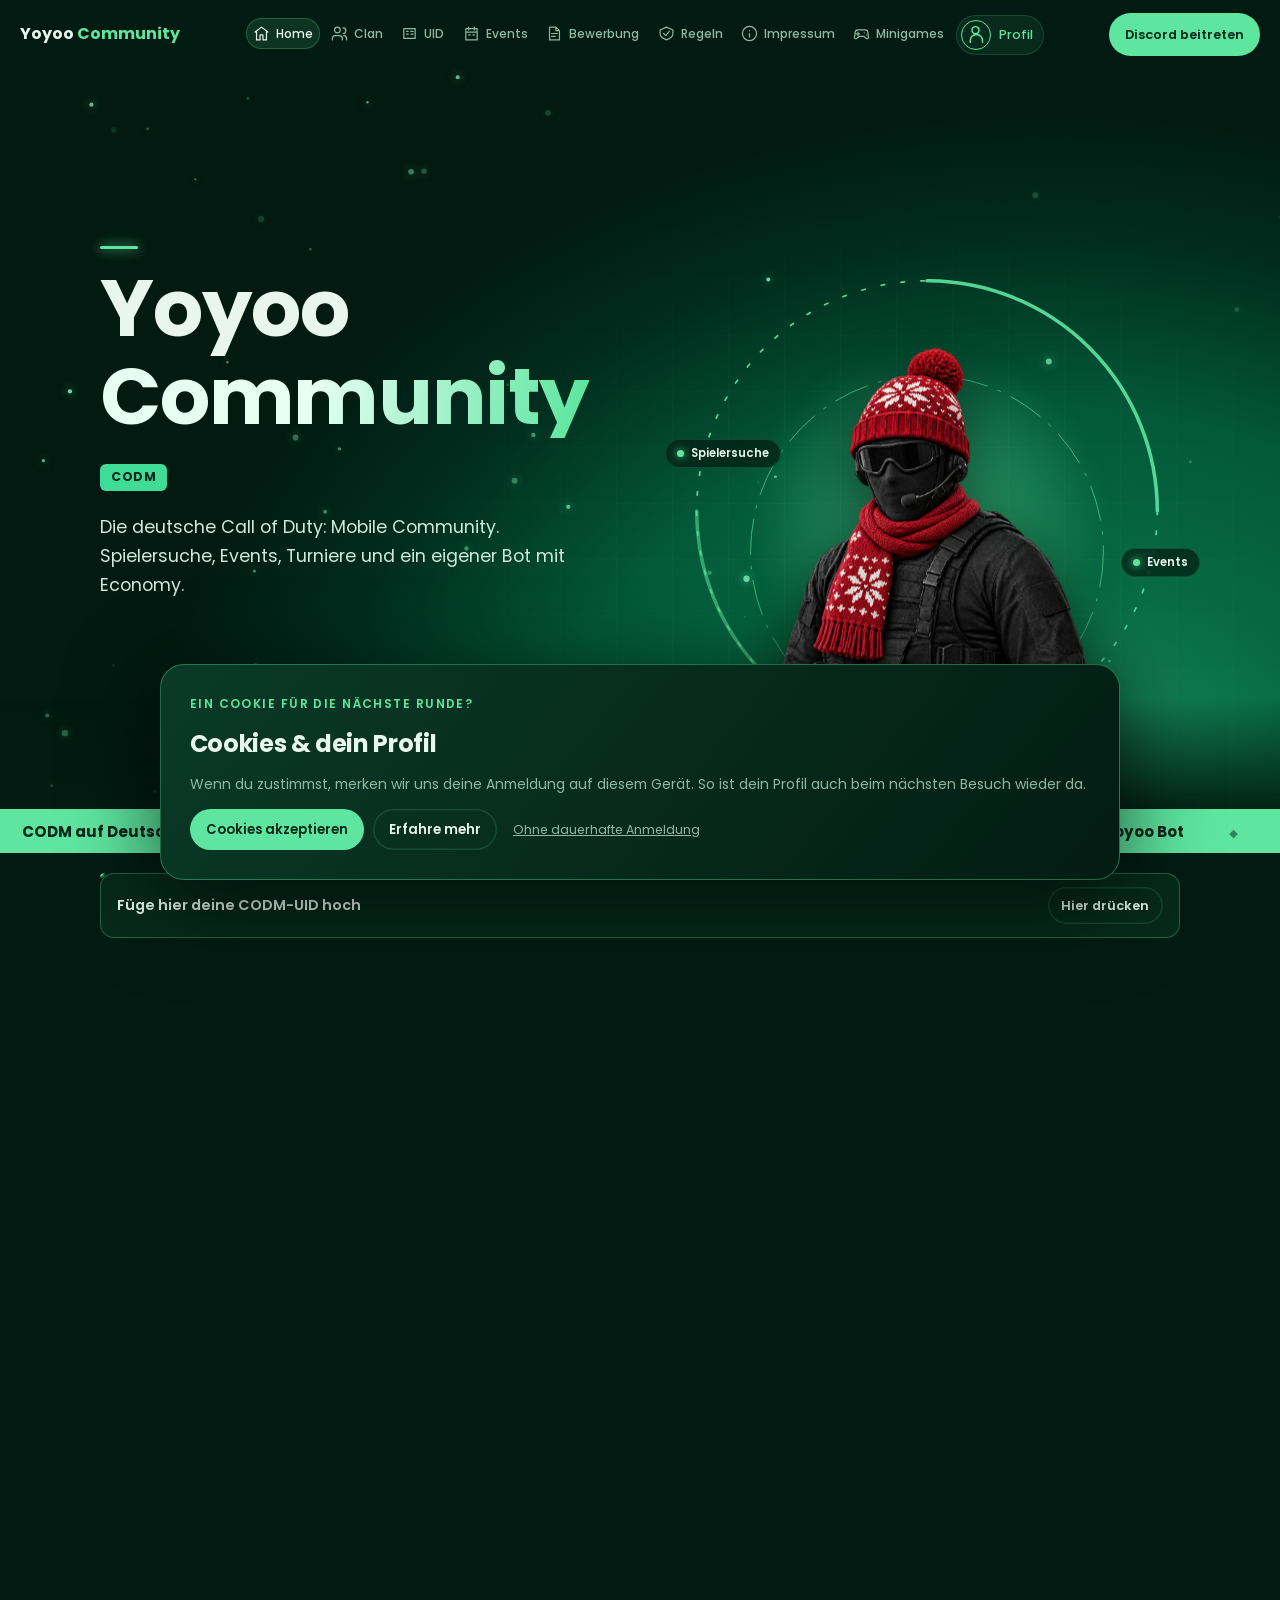
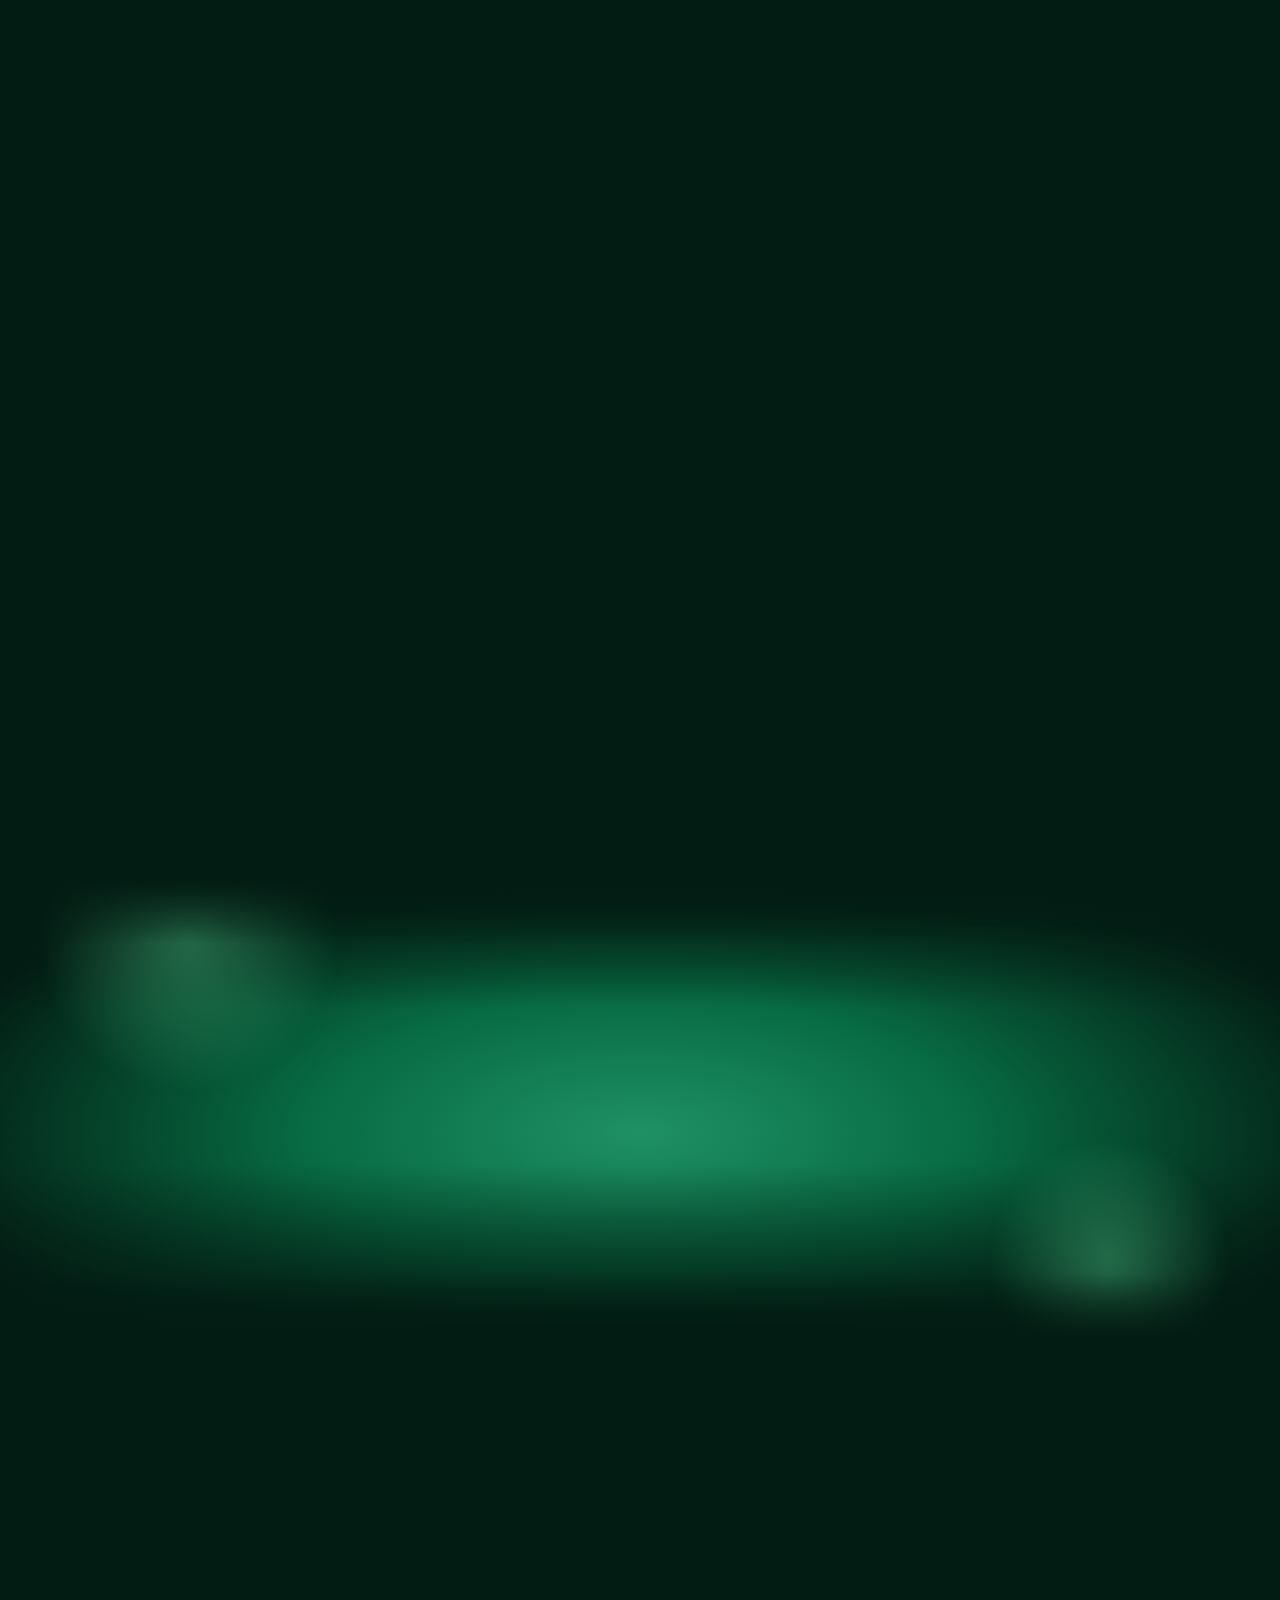
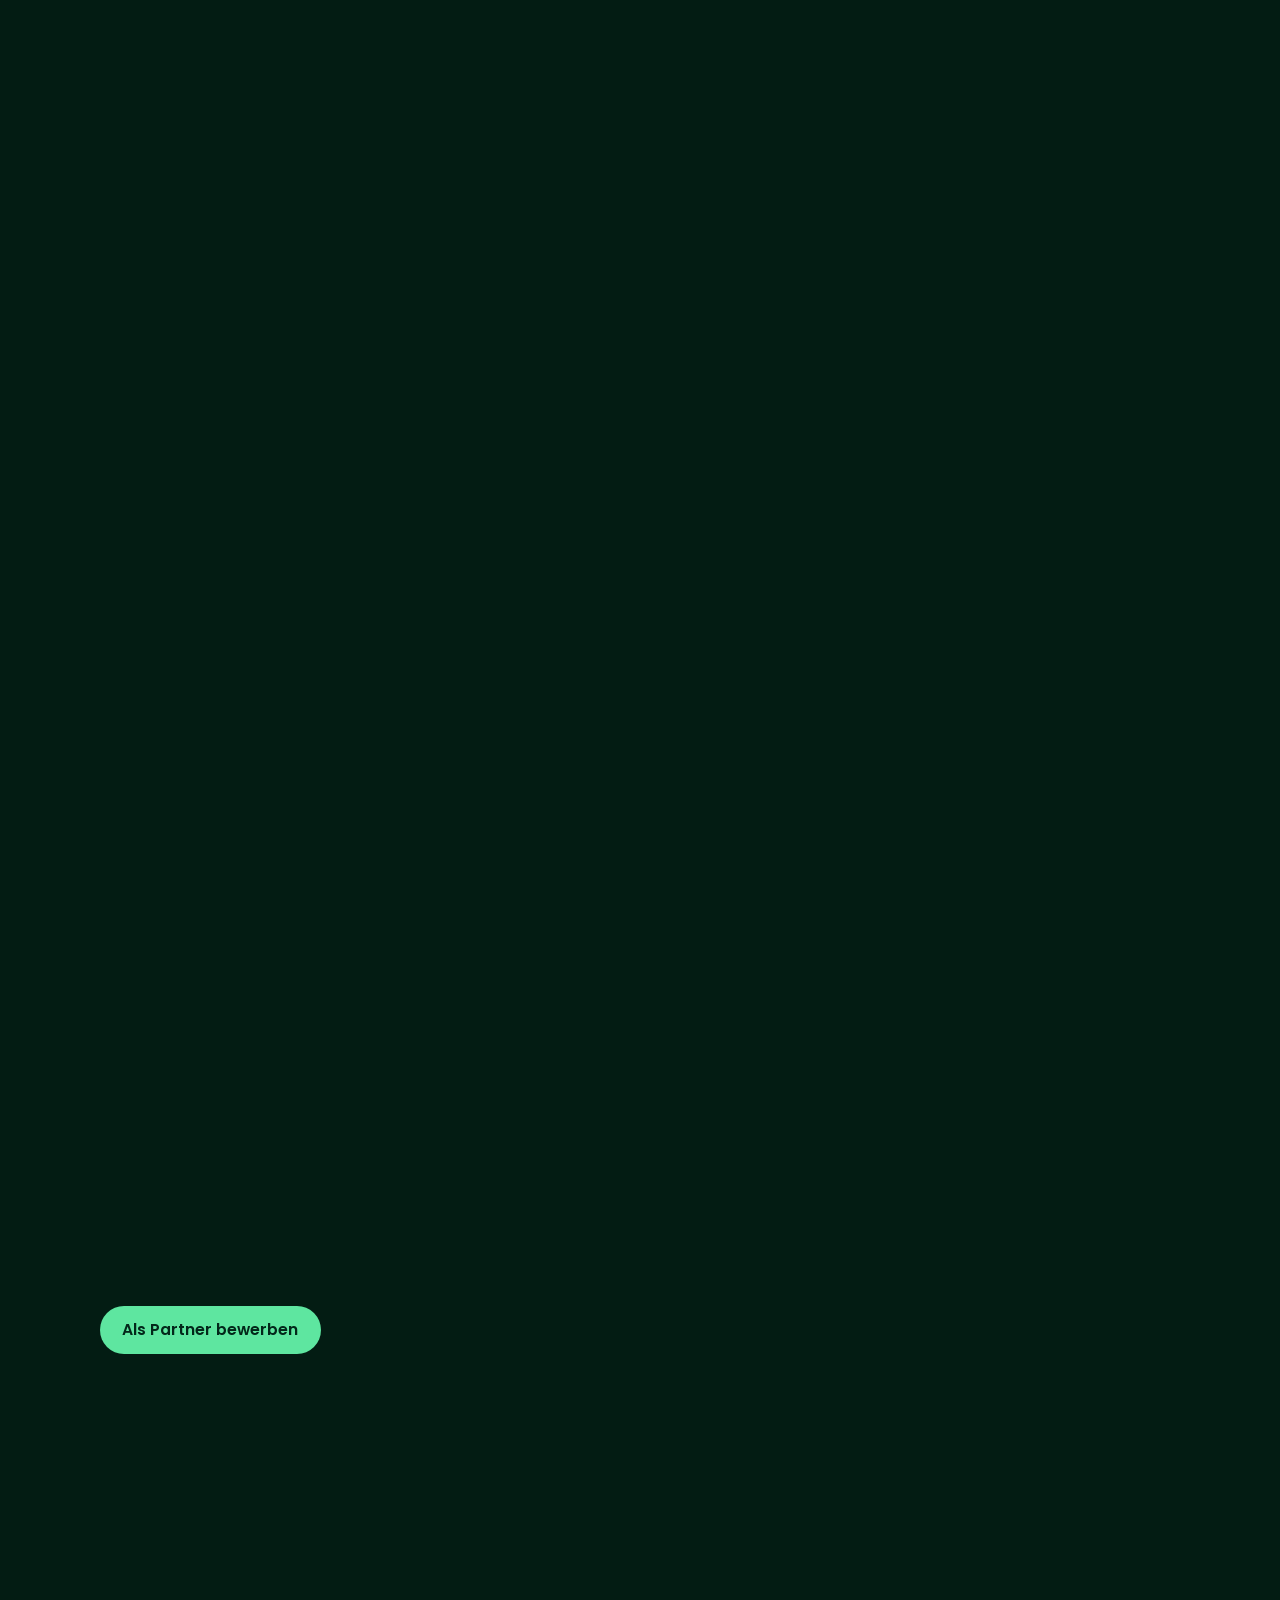
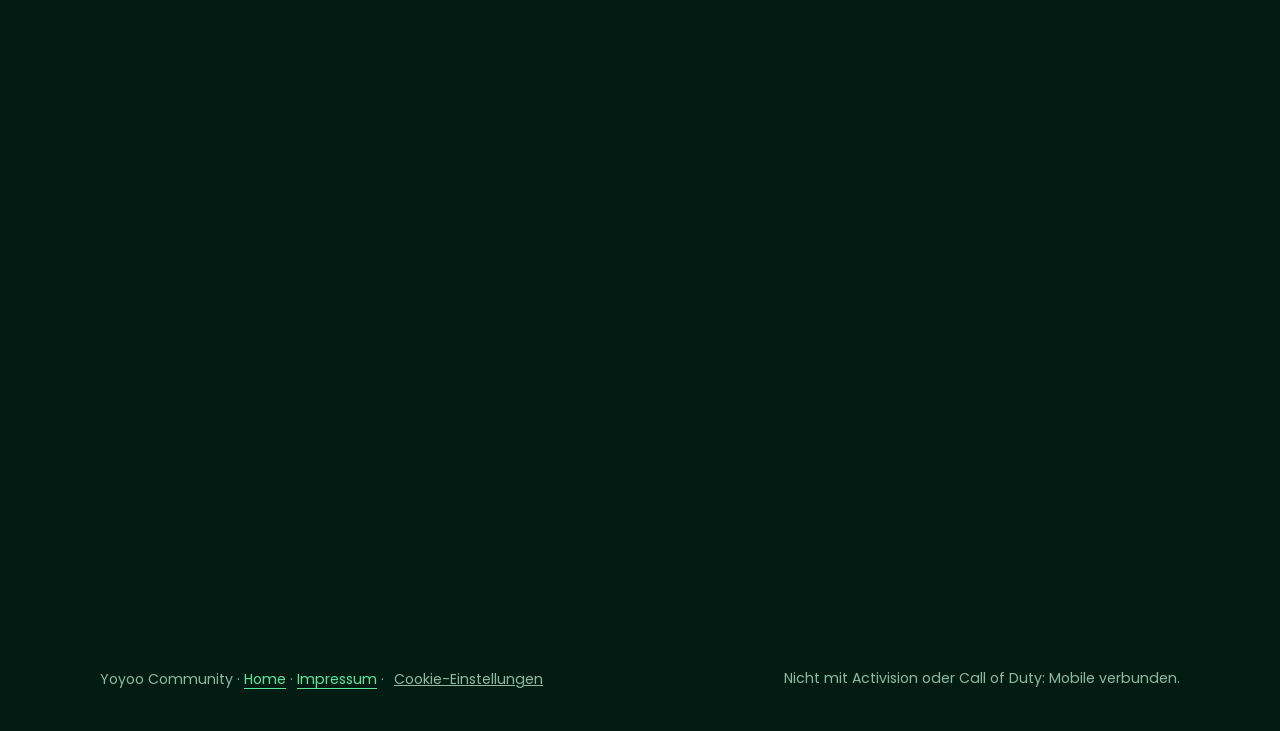
<file: index.html>
<!DOCTYPE html>
<html lang="de">
<head>
<meta charset="utf-8">
<meta name="viewport" content="width=device-width, initial-scale=1, viewport-fit=cover">
<title>Home – Yoyoo Community</title>
<meta name="description" content="Die deutsche Call of Duty: Mobile Community auf Discord. Spielersuche, Spieleabende, Events, Yoyoo Bot, VIP und Premium.">
<link rel="icon" type="image/png" sizes="32x32" href="[data-uri]">
<link rel="icon" type="image/png" sizes="64x64" href="[data-uri]">
<link rel="icon" type="image/png" sizes="192x192" href="[data-uri]">
<link rel="shortcut icon" type="image/x-icon" href="[data-uri]">
<link rel="apple-touch-icon" sizes="180x180" href="[data-uri]">
<meta name="theme-color" content="#031c13">
<script>
  document.documentElement.className = "js";
  /* Failsafe: Läuft das Skript nicht sauber durch, bleiben alle Inhalte sichtbar. */
  setTimeout(function () { if (!window.__ready) document.documentElement.classList.remove("js"); }, 2500);
</script>
<link rel="preconnect" href="https://fonts.googleapis.com">
<link rel="preconnect" href="https://fonts.gstatic.com" crossorigin>
<link href="https://fonts.googleapis.com/css2?family=Poppins:wght@400;500;600;700&display=swap" rel="stylesheet">
<link rel="stylesheet" href="website.css?v=20261025-cookie-mobile-1">
<style id="compact-header-critical">@media(max-width:1119px){header.nav .brand,header.nav .discord-link,header.nav .site-legal{display:none!important}header.nav .wrap{padding-block:.45rem!important;gap:0!important}header.nav .wrap>nav{flex:1 1 100%;order:0;min-width:0}header.nav ul{display:flex!important;margin:0;padding:.1rem 0;gap:.2rem;overflow-x:auto}header.nav ul a,header.nav ul .account-nav{white-space:nowrap;font-size:.8rem;padding:.4rem .6rem}}.season-control{position:relative!important;display:flex;justify-content:flex-end;align-items:center;padding:.6rem 0;margin-block:0;min-height:52px;z-index:16}.season-control #hwToggle{position:static!important;inset:auto!important;margin:0!important;transform:none!important;translate:none!important;opacity:1!important;pointer-events:auto!important;max-width:100%}</style><link rel="stylesheet" href="uid.css?v=home-uid-notice-1"><link rel="stylesheet" href="winter.css?v=20261031-3"><script src="winter.js?v=20261031-3" defer></script><link rel="stylesheet" href="community-profile.css?v=20261101-mobile-animation-4"></head><body class="home"><div class="progress" id="progress" aria-hidden="true"></div><header class="nav"><div class="wrap"><a class="brand" href="index.html">Yoyoo <b>Community</b></a><nav aria-label="Hauptnavigation"><ul><li><a href="index.html" class="on" aria-current="page">Home</a></li><li><a href="clan.html">Clan</a></li><li><a href="uid.html">UID</a></li><li><a href="events.html">Events</a></li><li><a href="bewerbung.html">Bewerbung</a></li><li><a href="regeln.html">Regeln</a></li><li><a href="impressum.html">Impressum</a></li><li><a href="minigames.html">Minigames</a></li><li><button type="button" class="account-nav" id="account-open" aria-haspopup="dialog" aria-controls="account-dialog">Profil</button></li></ul></nav><a class="btn discord-link" href="https://discord.gg/yoyoo-codm" target="_blank" rel="noopener">Discord beitreten</a></div></header><main id="top">  <div class="hero" id="hero">
    <canvas id="fx" aria-hidden="true"></canvas>
    <div class="grid-bg" aria-hidden="true" data-par="-0.14" data-top></div>
    <div class="wrap">
      <div class="copy">
        <span class="dash" aria-hidden="true"></span>
        <h1><span class="l"><span>Yoyoo</span></span><span class="l"><span class="shim">Community</span></span></h1><p class="home-greeting" id="home-greeting" aria-live="polite" hidden></p>
        <span class="badge">CODM</span>
        <p class="lead">Die deutsche Call of Duty: Mobile Community. Spielersuche, Events, Turniere und ein eigener Bot mit Economy.</p>
      </div>
      <div class="stage">
        <svg class="ring" viewBox="0 0 400 400" fill="none" stroke="#5ee6a0" aria-hidden="true" data-par="-0.05" data-top>
          <circle cx="200" cy="200" r="196" stroke-width="1.5" stroke-dasharray="3 14" stroke-linecap="round"/>
          <path d="M200 4 A196 196 0 0 1 396 200" stroke-width="3" stroke-linecap="round"/>
          <path d="M200 396 A196 196 0 0 1 4 200" stroke-width="3" stroke-linecap="round" opacity=".6"/>
        </svg>
        <svg class="ring r2" viewBox="0 0 400 400" fill="none" stroke="#5ee6a0" aria-hidden="true" data-par="-0.09" data-top>
          <circle cx="200" cy="200" r="196" stroke-width="1" stroke-dasharray="40 12 4 12"/>
        </svg>
        <div class="glow" aria-hidden="true" data-par="-0.1" data-top></div>
        <div class="soldier-wrap" data-par="-0.03" data-top>
          <img class="soldier" src="winter-soldat.png?v=20261031-1" alt="Soldat mit roter Wintermütze und rotem Schal" width="1051" height="1496" fetchpriority="high">
        </div>
        <span class="tag t1"><i></i>Spielersuche</span>
        <span class="tag t2"><i></i>Events</span>
        <span class="tag t3"><i></i>Yoyoo Bot</span>
      </div>
    </div>
  </div>

  <div class="ticker" aria-hidden="true">
    <div class="track">
      <span>CODM auf Deutsch</span><span>Spielersuche</span><span>Spieleabende</span><span>Turniere</span><span>Nitro-Giveaways</span><span>Yoyoo Bot</span><span>VIP &amp; Premium</span><span>Clan-Liste</span>
      <span>CODM auf Deutsch</span><span>Spielersuche</span><span>Spieleabende</span><span>Turniere</span><span>Nitro-Giveaways</span><span>Yoyoo Bot</span><span>VIP &amp; Premium</span><span>Clan-Liste</span>
    </div>
  </div>

<div class="wrap"><aside class="home-uid-notice" id="home-uid-notice" hidden aria-labelledby="home-uid-notice-title"><span class="home-uid-particles" aria-hidden="true"><span style="--i:0"></span><span style="--i:1"></span><span style="--i:2"></span><span style="--i:3"></span><span style="--i:4"></span><span style="--i:5"></span><span style="--i:6"></span><span style="--i:7"></span><span style="--i:8"></span><span style="--i:9"></span><span style="--i:10"></span><span style="--i:11"></span><span style="--i:12"></span><span style="--i:13"></span><span style="--i:14"></span><span style="--i:15"></span><span style="--i:16"></span><span style="--i:17"></span><span style="--i:18"></span><span style="--i:19"></span><span style="--i:20"></span><span style="--i:21"></span><span style="--i:22"></span><span style="--i:23"></span><span style="--i:24"></span><span style="--i:25"></span><span style="--i:26"></span><span style="--i:27"></span><span style="--i:28"></span><span style="--i:29"></span><span style="--i:30"></span><span style="--i:31"></span><span style="--i:32"></span><span style="--i:33"></span><span style="--i:34"></span><span style="--i:35"></span></span><p id="home-uid-notice-title">Füge hier deine CODM-UID hoch</p><a class="btn ghost" href="uid.html">Hier drücken</a></aside></div><section id="infos" class="compact">
    <div class="wrap">
      <div class="infobox spot rv" data-rv="scale">
        <span class="ib-ic"><svg viewBox="0 0 24 24"><rect x="4" y="7" width="16" height="12" rx="3"/><path d="M12 7V3.5M9 12.5h.01M15 12.5h.01M9.5 16h5"/></svg></span>
        <div class="ib-tx">
          <h2>Yoyoo Bot und Allgemeine Serverinfos</h2>
          <p><a class="flink" href="https://discord.com/channels/1466880593013772339/1545542262409273394" target="_blank" rel="noopener">In diesem Kanal</a> erfährst du alles Wichtige.</p>
        </div>
        <a class="btn" href="https://discord.com/channels/1466880593013772339/1545542262409273394" target="_blank" rel="noopener">Zum Kanal</a>
      </div>
    </div>
  </section>
<section id="social">
    <div class="wrap">
      <h2 class="rv" data-rv="blur">Social Media</h2>
      <p class="intro rv" style="--d:120ms">Folge uns auf TikTok, Instagram und Twitch.</p>
      <div class="socials">
        <a class="soc spot rv" data-rv="left" href="https://www.tiktok.com/@yoyoo.codm" target="_blank" rel="noopener">
          <span class="soc-ic"><svg viewBox="0 0 24 24"><path d="M14 3v11.2a3.7 3.7 0 1 1-3.7-3.7"/><path d="M14 3c.3 2.4 1.9 4 4.5 4.2"/></svg></span>
          <span class="soc-tx"><b>TikTok</b><em>@yoyoo.codm</em></span>
          <span class="soc-go" aria-hidden="true">→</span>
        </a>
        <a class="soc spot rv" data-rv="up" style="--d:100ms" href="https://www.instagram.com/yoyoo.codm/" target="_blank" rel="noopener">
          <span class="soc-ic"><svg viewBox="0 0 24 24"><rect x="3.5" y="3.5" width="17" height="17" rx="5"/><circle cx="12" cy="12" r="4"/><circle cx="17.2" cy="6.8" r=".6"/></svg></span>
          <span class="soc-tx"><b>Instagram</b><em>@yoyoo.codm</em></span>
          <span class="soc-go" aria-hidden="true">→</span>
        </a>
        <a class="soc spot rv" data-rv="right" style="--d:200ms" href="https://www.twitch.tv/yoyoo_codm" target="_blank" rel="noopener">
          <span class="soc-ic"><svg viewBox="0 0 24 24"><path d="M4.5 3.5h15v10.5l-4 4h-3.5l-3 3v-3H4.5z"/><path d="M11 7.5v4M15 7.5v4"/></svg></span>
          <span class="soc-tx"><b>Twitch</b><em>yoyoo_codm</em></span>
          <span class="soc-go" aria-hidden="true">→</span>
        </a>
      </div>
    </div>
  </section>
<section id="server">
    <div class="wrap">
      <h2 class="rv" data-rv="blur">Das erwartet dich</h2>
      <p class="intro rv" style="--d:120ms">Alles für CODM auf Deutsch an einem Ort.</p>
      <div class="features">
        <div class="feature spot rv" data-rv="left" style="--d:0ms">
          <div class="ic"><svg viewBox="0 0 24 24"><circle cx="9" cy="8" r="3.5"/><path d="M2.5 20c0-3.6 2.9-6 6.5-6s6.5 2.4 6.5 6"/><path d="M17 11a3 3 0 1 0 0-6M18.5 14.3c2 .6 3.5 2.4 3.5 5.2"/></svg></div>
          <h3>Spielersuche</h3>
          <p>Finde Mitspieler für Ranked, Multiplayer und Battle Royale.</p>
        </div>
        <div class="feature spot rv" data-rv="up" style="--d:100ms">
          <div class="ic"><svg viewBox="0 0 24 24"><path d="M4 5h16v11H9l-5 4z"/><path d="M8 9h8M8 12.5h5"/></svg></div>
          <h3>Chats und Voice</h3>
          <p>Sprachkanäle für Runden, Chats für alles andere.</p>
        </div>
        <div class="feature spot rv" data-rv="right" style="--d:200ms">
          <div class="ic"><svg viewBox="0 0 24 24"><path d="M4 4h16v4H4zM6 8v12h12V8"/><path d="M10 12h4"/></svg></div>
          <h3>CODM News</h3>
          <p>Updates, Seasons und Änderungen, sobald sie da sind.</p>
        </div>
        <div class="feature spot rv" data-rv="rot" style="--d:0ms">
          <div class="ic"><svg viewBox="0 0 24 24"><rect x="4" y="7" width="16" height="12" rx="3"/><path d="M12 7V3.5M9 12.5h.01M15 12.5h.01M9.5 16h5"/></svg></div>
          <h3>Yoyoo Bot</h3>
          <p>Economy, XP, Leaderboards, Fishing, Minigames und Musik. Gehe in den <a class="flink" href="https://discord.com/channels/1466880593013772339/1545542262409273394" target="_blank" rel="noopener">Bot-Channel</a>, um alle Infos zum Bot zu erhalten.</p>
        </div>
        <div class="feature spot rv" data-rv="scale" style="--d:100ms">
          <div class="ic"><svg viewBox="0 0 24 24"><path d="M12 3l2.7 5.6 6.1.9-4.4 4.3 1 6.1L12 17l-5.4 2.9 1-6.1L3.2 9.5l6.1-.9z"/></svg></div>
          <h3>Rollen und Ränge</h3>
          <p>VIP und Premium mit eigenen Namensfarben und Extras.</p>
        </div>
        <div class="feature spot rv" data-rv="rot" style="--d:200ms">
          <div class="ic"><svg viewBox="0 0 24 24"><path d="M4 8a2 2 0 0 1 2-2h12a2 2 0 0 1 2 2v2a2 2 0 0 0 0 4v2a2 2 0 0 1-2 2H6a2 2 0 0 1-2-2v-2a2 2 0 0 0 0-4z"/><path d="M14 6v12" stroke-dasharray="2 2.5"/></svg></div>
          <h3>Support-Tickets</h3>
          <p>Fragen, Meldungen oder Bot-Probleme: <a class="flink" href="https://discord.com/channels/1466880593013772339/1500139267437887568" target="_blank" rel="noopener">Mach ein Ticket auf</a>.</p>
        </div>
      </div>
    </div>
  </section>
<section class="join" id="join">
    <div class="orb o1" aria-hidden="true" data-par="0.12"></div><div class="orb o2" aria-hidden="true" data-par="-0.1"></div>
    <div class="wrap">
      <h2 class="rv" data-rv="blur">CODM Deutschland, zusammen.</h2>
      <p class="rv" style="--d:120ms">Komm auf den Server, such dir ein Team und spiel mit.</p>
      <a class="btn big discord-link rv" data-rv="scale" style="--d:240ms" href="https://discord.gg/yoyoo-codm" target="_blank" rel="noopener">Discord beitreten</a>
    </div>
  </section>
<section id="danke" class="thanks">
    <div class="wrap">
      <span class="heart rv" data-rv="scale" aria-hidden="true"><svg viewBox="0 0 24 24"><path d="M12 20.5s-7.5-4.6-7.5-10.2A4.3 4.3 0 0 1 12 7.6a4.3 4.3 0 0 1 7.5 2.7c0 5.6-7.5 10.2-7.5 10.2z"/></svg></span>
      <h2 class="rv" data-rv="blur">Danke</h2>
      <p class="intro rv" style="--d:120ms">Ein großer, besonderer Dank geht an</p>
      <div class="names">
        <span class="nm rv" data-rv="scale" style="--d:180ms">CH+BlueShell</span>
        <span class="nm rv" data-rv="scale" style="--d:260ms">Dr Raigebait</span>
        <span class="nm rv" data-rv="scale" style="--d:340ms">Talia</span>
        <span class="nm rv" data-rv="scale" style="--d:420ms">Major Monogram</span>
      </div>
      <p class="and rv" style="--d:500ms">und an</p>
      <span class="nm team rv" data-rv="scale" style="--d:580ms">mein gesamtes Serverteam</span>
    </div>
  </section><section id="partner">
    <div class="wrap">
      <h2 class="rv" data-rv="blur">Unsere Partner</h2>
      <p class="intro rv" style="--d:120ms">Befreundete CODM-Server, die wir empfehlen.</p>
      <div class="partners">
        <article class="partner spot rv" data-rv="left">
          <span class="kicker">Schweiz</span>
          <h3>CodeHelvetia – Call of Duty: Mobile Schweiz</h3>
          <p>Die Schweizer Call of Duty: Mobile Community für alle Eidgenossen, die lieber gemeinsam mit uns ballern wollen, statt als einsamer Wolf auf dem Schlachtfeld zu streifen.</p>
          <ul>
            <li>Gemeinsam CODM zocken</li>
            <li>Community &amp; Gelaber</li>
            <li>Rank-System &amp; Events</li>
            <li>Eigener CODM-Clan</li>
            <li>Von Schweizern, für Schweizer</li>
          </ul>
          <p>Ob Anfänger, Gelegenheitsspieler oder Tryhard: Wir freuen uns über jeden Schweizer CODM-Spieler.</p>
          <p class="note">Hinweis: Für die Aufnahme in die Community wird eine Schweizer Handynummer (+41) zur Verifizierung benötigt.</p>
          <p class="slogan" style="margin-top:1rem">Schwiizer CODM. Schwiizer Community. Punkt.</p>
          <div class="links">
            <a class="btn" href="https://discord.gg/codehelvetia" target="_blank" rel="noopener">Discord</a>
            <a class="btn ghost" href="https://codehelvetia.ch/" target="_blank" rel="noopener">Webseite</a>
          </div>
        </article>
        <article class="partner spot rv" data-rv="right" style="--d:120ms">
          <span class="kicker">Deutschland</span>
          <h3>Call of Duty Mobile Kartoffeln</h3>
          <p>Der Name ist Programm: Hier treffen sich deutschsprachige CODM-Kartoffeln zum Zocken, Quatschen und gemeinsamen Verkochen im Ranked.</p>
          <p>Ob Pommes, Bratkartoffel, Ofenkartoffel oder komplett ungekocht – jede Kartoffel ist willkommen.</p>
          <p>Bei uns erwartet dich:</p>
          <ul>
            <li>CODM zocken</li>
            <li>Gemeinsam quatschen</li>
            <li>Im Ranked sterben</li>
            <li>Kartoffel sein</li>
          </ul>
          <p>Willst du Teil unserer Kartoffel-Gang sein? Dann schau gerne vorbei!</p>
          <p class="slogan">Schale dran, Headset auf und ab geht die Knolle.</p>
          <div class="links">
            <a class="btn" href="https://discord.gg/call-of-duty-mobile-deutsch-914600837035229205" target="_blank" rel="noopener">Discord</a>
          </div>
        </article>
      </div>

      <p><a class="btn" href="bewerbung.html">Als Partner bewerben</a></p></div></section>
<section id="raenge">
    <div class="wrap">
      <h2 class="rv" data-rv="blur">VIP und Premium</h2>
      <p class="intro rv" style="--d:120ms">Zwei Wege zu mehr Extras auf dem Server.</p>
      <div class="tiers">
        <div class="tier vip spot rv" data-rv="left">
          <h3>VIP</h3>
          <p class="how">Über Events, Gewinne und Geschenke.</p>
          <ul>
            <li>Goldene Namensfarbe</li>
            <li>Kein Slowmode</li>
            <li>Exklusive Chats und Medien</li>
          </ul>
        </div>
        <div class="tier premium spot rv" data-rv="right" style="--d:120ms">
          <h3>Premium</h3>
          <p class="how">Über Server-Boosts.</p>
          <h4>1 Boost</h4>
          <ul>
            <li>Premium-Namensfarbe</li>
            <li>Medien</li>
            <li>Support Plus</li>
          </ul>
          <h4>2 Boosts: Premium+</h4>
          <ul>
            <li>Very Important Speaker in Calls</li>
            <li>Beta-Features</li>
          </ul>
        </div>
      </div>
    </div>
  </section>

</main><footer><div class="wrap"><span>Yoyoo Community · <a href="index.html">Home</a> · <a href="impressum.html">Impressum</a> · <button class="cookie-settings" type="button">Cookie-Einstellungen</button></span><span>Nicht mit Activision oder Call of Duty: Mobile verbunden.</span></div></footer><script src="website.js" defer></script><dialog class="account-dialog" id="account-dialog" aria-labelledby="account-title">
<button class="account-close" type="button" id="account-close" aria-label="Schließen">×</button>
<h2 id="account-title">Dein Community-Profil</h2>
<div id="account-entry"><h3 class="profile-entry-title">Account erstellen / anmelden</h3><p>Neu dabei? Mit deiner bestätigten E-Mail-Adresse wird dein Konto aktiviert. Du hast schon eines? Melde dich genauso per Code an – ganz ohne Passwort.</p>
<button class="btn" type="button" id="account-discord-login">Mit Discord registrieren / anmelden</button><p>Oder nutze deine E-Mail-Adresse:</p><form id="account-email-form"><label for="account-email">E-Mail-Adresse</label><input id="account-email" type="email" autocomplete="email" maxlength="254" required placeholder="du@beispiel.de"><button class="btn" type="submit">Anmelden per E-Mail-Code</button><p class="account-mail-hint">Keine E-Mail erhalten? Schau bitte auch in deinem Spam-Ordner nach.</p></form></div>
<form id="account-code-form" hidden><p>Prüfe dein Postfach und den Spam-Ordner. Gib den Code aus der E-Mail ein.</p><label for="account-code">Bestätigungscode</label><input id="account-code" type="text" inputmode="numeric" autocomplete="one-time-code" pattern="[0-9]{6,10}" minlength="6" maxlength="10" required><button class="btn" type="submit">Code bestätigen</button><button class="btn ghost" type="button" id="account-resend">Code erneut senden</button><button class="btn ghost" type="button" id="account-change">E-Mail ändern</button></form>
<div id="account-profile" hidden><h3 id="account-greeting">Willkommen in deinem Profil!</h3><form id="account-username-form"><label for="account-username">Benutzername</label><input id="account-username" autocomplete="nickname" minlength="3" maxlength="24" required aria-describedby="username-hint"><p id="username-hint">3–24 Zeichen. Dein Anzeigename muss nicht einzigartig sein.</p><button class="btn" type="submit">Benutzernamen speichern</button></form><p>Du bist angemeldet als <strong id="account-email-display"></strong>.</p><p id="account-discord-status"></p><button class="btn" type="button" id="account-discord-link">Discord verbinden</button><p><a href="uid.html">Meine CODM-UID verwalten</a></p><button class="btn ghost" type="button" id="account-logout">Abmelden</button><p id="account-delete-note">Das Löschen entfernt dein Konto und deinen UID-Eintrag dauerhaft.</p><button class="btn ghost account-delete-btn" type="button" id="account-delete" aria-describedby="account-delete-note">Konto dauerhaft löschen</button></div>
<p id="account-status" role="status" aria-live="polite"></p>
</dialog><script src="cookies.js"></script><script src="account-config.js"></script><script src="supabase.min.js"></script><script src="account.js?v=20261101-profile-1"></script><aside class="cookie-banner" id="cookie-banner" aria-labelledby="cookie-heading" hidden><img src="cookie-soldat.png" alt="Ein Soldat hält einen Teller mit Cookies" class="cookie-character" width="1024" height="1536"><div class="cookie-copy"><span class="community-eyebrow">Ein Cookie für die nächste Runde?</span><h2 id="cookie-heading">Cookies &amp; dein Profil</h2><p>Wenn du zustimmst, merken wir uns deine Anmeldung auf diesem Gerät. So ist dein Profil auch beim nächsten Besuch wieder da.</p><div class="cookie-buttons"><button type="button" class="btn" id="cookie-accept">Cookies akzeptieren</button><button type="button" class="btn ghost" id="cookie-more" aria-controls="cookie-details" aria-expanded="false">Erfahre mehr</button><button type="button" class="cookie-session-only" id="cookie-decline">Ohne dauerhafte Anmeldung</button></div><div id="cookie-details" hidden><h3>Welche Daten speichern wir?</h3><p>Ein Cookie merkt sich deine Auswahl für 180 Tage. Nach deiner Zustimmung speichern wir die Anmeldeschlüssel und deren Ablaufzeit im lokalen Browserspeicher (Local Storage), damit deine Sitzung erneuert werden kann. Deine E-Mail-Adresse und dein Benutzername werden als Teil des Profils zwischengespeichert. Es wird kein Passwort gespeichert.</p><p>Dein Benutzername wird außerdem in deinem Supabase-Konto gespeichert. Ein hochgeladenes Profilbild wird verkleinert in deinem Konto gespeichert und bei der Kontolöschung entfernt. Ohne Zustimmung bleibt die Anmeldung nur in diesem Tab bis zum Schließen des Tabs erhalten. Für die Discord-Anmeldung werden kurzlebige PKCE-Zwischendaten im Tab-Speicher und lokalen Browserspeicher sowie als SameSite-Cookie auf yoyoo-community.com abgelegt. Die Cookie-Kopie läuft nach fünf Minuten ab und wird nach dem Rücksprung entfernt. Nach Verknüpfung wird auch deine Discord-Identität im Profil angezeigt. Bei Veröffentlichung deiner UID werden Discord-Benutzername und UID öffentlich in der UID-Liste gespeichert. Die Website verwendet hierfür keine Werbe- oder Tracking-Cookies.</p><p>Über „Cookie-Einstellungen“ im Footer kannst du deine Auswahl jederzeit ändern. Beim Abmelden löschen wir die gespeicherte Anmeldung auf diesem Gerät. Bei einem Widerruf wird die dauerhafte Speicherung gelöscht; die aktuelle Sitzung bleibt bis zum Neuladen bestehen. Nach dem Schließen des Tabs oder auf anderen Geräten ist eine neue Anmeldung nötig.</p><a href="impressum.html">Kontakt &amp; Impressum</a></div></div></aside><script src="profile-uid.js?v=home-uid-guests-1"></script><script src="minigames.js?v=20261026-boardfx-3" defer></script><script src="community-profile.js?v=20261101-mobile-animation-4"></script></body></html>
</file>
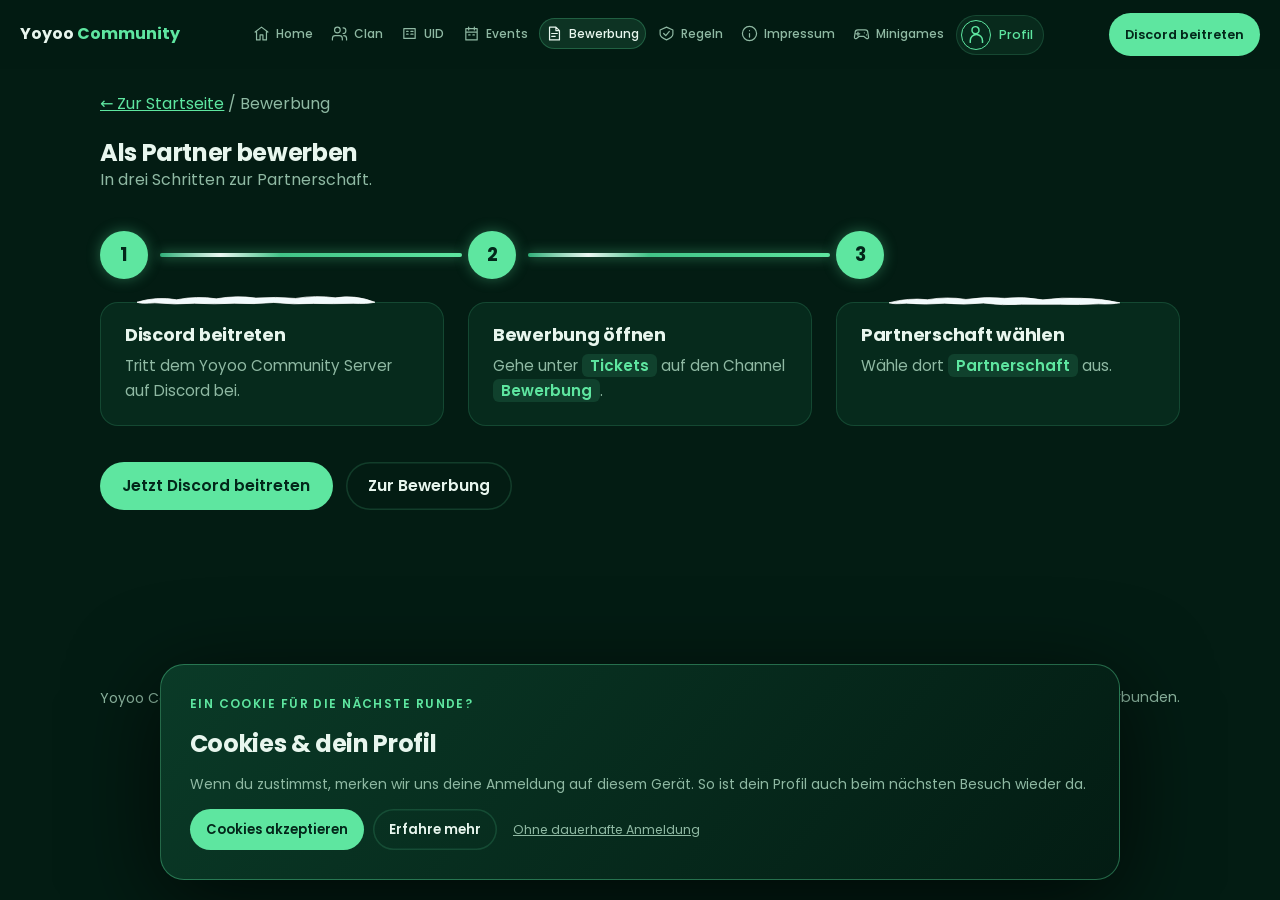
<file: bewerbung.html>
<!DOCTYPE html>
<html lang="de">
<head>
<meta charset="utf-8">
<meta name="viewport" content="width=device-width, initial-scale=1, viewport-fit=cover">
<title>Bewerbung – Yoyoo Community</title>
<meta name="description" content="Die deutsche Call of Duty: Mobile Community auf Discord. Spielersuche, Spieleabende, Events, Yoyoo Bot, VIP und Premium.">
<link rel="icon" type="image/png" sizes="32x32" href="[data-uri]">
<link rel="icon" type="image/png" sizes="64x64" href="[data-uri]">
<link rel="icon" type="image/png" sizes="192x192" href="[data-uri]">
<link rel="shortcut icon" type="image/x-icon" href="[data-uri]">
<link rel="apple-touch-icon" sizes="180x180" href="[data-uri]">
<meta name="theme-color" content="#031c13">
<script>
  document.documentElement.className = "js";
  /* Failsafe: Läuft das Skript nicht sauber durch, bleiben alle Inhalte sichtbar. */
  setTimeout(function () { if (!window.__ready) document.documentElement.classList.remove("js"); }, 2500);
</script>
<link rel="preconnect" href="https://fonts.googleapis.com">
<link rel="preconnect" href="https://fonts.gstatic.com" crossorigin>
<link href="https://fonts.googleapis.com/css2?family=Poppins:wght@400;500;600;700&display=swap" rel="stylesheet">
<link rel="stylesheet" href="website.css?v=20261025-cookie-mobile-1">
<style id="compact-header-critical">@media(max-width:1119px){header.nav .brand,header.nav .discord-link,header.nav .site-legal{display:none!important}header.nav .wrap{padding-block:.45rem!important;gap:0!important}header.nav .wrap>nav{flex:1 1 100%;order:0;min-width:0}header.nav ul{display:flex!important;margin:0;padding:.1rem 0;gap:.2rem;overflow-x:auto}header.nav ul a,header.nav ul .account-nav{white-space:nowrap;font-size:.8rem;padding:.4rem .6rem}}.season-control{position:relative!important;display:flex;justify-content:flex-end;align-items:center;padding:.6rem 0;margin-block:0;min-height:52px;z-index:16}.season-control #hwToggle{position:static!important;inset:auto!important;margin:0!important;transform:none!important;translate:none!important;opacity:1!important;pointer-events:auto!important;max-width:100%}</style><link rel="stylesheet" href="uid.css"><link rel="stylesheet" href="winter.css?v=20261031-3"><script src="winter.js?v=20261031-3" defer></script><link rel="stylesheet" href="community-profile.css?v=20261101-mobile-animation-4"></head><body><div class="progress" id="progress" aria-hidden="true"></div><header class="nav"><div class="wrap"><a class="brand" href="index.html">Yoyoo <b>Community</b></a><nav aria-label="Hauptnavigation"><ul><li><a href="index.html">Home</a></li><li><a href="clan.html">Clan</a></li><li><a href="uid.html">UID</a></li><li><a href="events.html">Events</a></li><li><a href="bewerbung.html" class="on" aria-current="page">Bewerbung</a></li><li><a href="regeln.html">Regeln</a></li><li><a href="impressum.html">Impressum</a></li><li><a href="minigames.html">Minigames</a></li><li><button type="button" class="account-nav" id="account-open" aria-haspopup="dialog" aria-controls="account-dialog">Profil</button></li></ul></nav><a class="btn discord-link" href="https://discord.gg/yoyoo-codm" target="_blank" rel="noopener">Discord beitreten</a></div></header><main id="top"><div class="subpage-intro wrap"><p><a href="index.html">← Zur Startseite</a> / Bewerbung</p></div><section id="bewerbung"><div class="wrap"><div class="how-head">
        <h1 class="rv" data-rv="blur">Als Partner bewerben</h1>
        <p class="rv" style="--d:100ms">In drei Schritten zur Partnerschaft.</p>
      </div>
      <div class="partner-steps" id="steps">
        <div class="st">
          <span class="node">1</span>
          <span class="line" aria-hidden="true"><i></i></span>
          <div class="box spot"><h4>Discord beitreten</h4><p>Tritt dem Yoyoo Community Server auf Discord bei.</p></div>
        </div>
        <div class="st">
          <span class="node">2</span>
          <span class="line" aria-hidden="true"><i></i></span>
          <div class="box spot"><h4>Bewerbung öffnen</h4><p>Gehe unter <em class="ch">Tickets</em> auf den Channel <a class="ch" href="https://discord.com/channels/1466880593013772339/1500163504689119354" target="_blank" rel="noopener">Bewerbung</a>.</p></div>
        </div>
        <div class="st">
          <span class="node">3</span>
          <span class="line" aria-hidden="true"><i></i></span>
          <div class="box spot"><h4>Partnerschaft wählen</h4><p>Wähle dort <em class="ch">Partnerschaft</em> aus.</p></div>
        </div>
      </div>
      <div class="how-cta rv" data-rv="scale"><a class="btn discord-link" href="https://discord.gg/yoyoo-codm" target="_blank" rel="noopener">Jetzt Discord beitreten</a> <a class="btn ghost" href="https://discord.com/channels/1466880593013772339/1500163504689119354" target="_blank" rel="noopener">Zur Bewerbung</a></div>
    </div>
  </section></main><footer><div class="wrap"><span>Yoyoo Community · <a href="index.html">Home</a> · <a href="impressum.html">Impressum</a> · <button class="cookie-settings" type="button">Cookie-Einstellungen</button></span><span>Nicht mit Activision oder Call of Duty: Mobile verbunden.</span></div></footer><script src="website.js" defer></script><dialog class="account-dialog" id="account-dialog" aria-labelledby="account-title">
<button class="account-close" type="button" id="account-close" aria-label="Schließen">×</button>
<h2 id="account-title">Dein Community-Profil</h2>
<div id="account-entry"><h3 class="profile-entry-title">Account erstellen / anmelden</h3><p>Neu dabei? Mit deiner bestätigten E-Mail-Adresse wird dein Konto aktiviert. Du hast schon eines? Melde dich genauso per Code an – ganz ohne Passwort.</p>
<button class="btn" type="button" id="account-discord-login">Mit Discord registrieren / anmelden</button><p>Oder nutze deine E-Mail-Adresse:</p><form id="account-email-form"><label for="account-email">E-Mail-Adresse</label><input id="account-email" type="email" autocomplete="email" maxlength="254" required placeholder="du@beispiel.de"><button class="btn" type="submit">Anmelden per E-Mail-Code</button><p class="account-mail-hint">Keine E-Mail erhalten? Schau bitte auch in deinem Spam-Ordner nach.</p></form></div>
<form id="account-code-form" hidden><p>Prüfe dein Postfach und den Spam-Ordner. Gib den Code aus der E-Mail ein.</p><label for="account-code">Bestätigungscode</label><input id="account-code" type="text" inputmode="numeric" autocomplete="one-time-code" pattern="[0-9]{6,10}" minlength="6" maxlength="10" required><button class="btn" type="submit">Code bestätigen</button><button class="btn ghost" type="button" id="account-resend">Code erneut senden</button><button class="btn ghost" type="button" id="account-change">E-Mail ändern</button></form>
<div id="account-profile" hidden><h3 id="account-greeting">Willkommen in deinem Profil!</h3><form id="account-username-form"><label for="account-username">Benutzername</label><input id="account-username" autocomplete="nickname" minlength="3" maxlength="24" required aria-describedby="username-hint"><p id="username-hint">3–24 Zeichen. Dein Anzeigename muss nicht einzigartig sein.</p><button class="btn" type="submit">Benutzernamen speichern</button></form><p>Du bist angemeldet als <strong id="account-email-display"></strong>.</p><p id="account-discord-status"></p><button class="btn" type="button" id="account-discord-link">Discord verbinden</button><p><a href="uid.html">Meine CODM-UID verwalten</a></p><button class="btn ghost" type="button" id="account-logout">Abmelden</button><p id="account-delete-note">Das Löschen entfernt dein Konto und deinen UID-Eintrag dauerhaft.</p><button class="btn ghost account-delete-btn" type="button" id="account-delete" aria-describedby="account-delete-note">Konto dauerhaft löschen</button></div>
<p id="account-status" role="status" aria-live="polite"></p>
</dialog><script src="cookies.js"></script><script src="account-config.js"></script><script src="supabase.min.js"></script><script src="account.js?v=20261101-profile-1"></script><aside class="cookie-banner" id="cookie-banner" aria-labelledby="cookie-heading" hidden><img src="cookie-soldat.png" alt="Ein Soldat hält einen Teller mit Cookies" class="cookie-character" width="1024" height="1536"><div class="cookie-copy"><span class="community-eyebrow">Ein Cookie für die nächste Runde?</span><h2 id="cookie-heading">Cookies &amp; dein Profil</h2><p>Wenn du zustimmst, merken wir uns deine Anmeldung auf diesem Gerät. So ist dein Profil auch beim nächsten Besuch wieder da.</p><div class="cookie-buttons"><button type="button" class="btn" id="cookie-accept">Cookies akzeptieren</button><button type="button" class="btn ghost" id="cookie-more" aria-controls="cookie-details" aria-expanded="false">Erfahre mehr</button><button type="button" class="cookie-session-only" id="cookie-decline">Ohne dauerhafte Anmeldung</button></div><div id="cookie-details" hidden><h3>Welche Daten speichern wir?</h3><p>Ein Cookie merkt sich deine Auswahl für 180 Tage. Nach deiner Zustimmung speichern wir die Anmeldeschlüssel und deren Ablaufzeit im lokalen Browserspeicher (Local Storage), damit deine Sitzung erneuert werden kann. Deine E-Mail-Adresse und dein Benutzername werden als Teil des Profils zwischengespeichert. Es wird kein Passwort gespeichert.</p><p>Dein Benutzername wird außerdem in deinem Supabase-Konto gespeichert. Ein hochgeladenes Profilbild wird verkleinert in deinem Konto gespeichert und bei der Kontolöschung entfernt. Ohne Zustimmung bleibt die Anmeldung nur in diesem Tab bis zum Schließen des Tabs erhalten. Für die Discord-Anmeldung werden kurzlebige PKCE-Zwischendaten im Tab-Speicher und lokalen Browserspeicher sowie als SameSite-Cookie auf yoyoo-community.com abgelegt. Die Cookie-Kopie läuft nach fünf Minuten ab und wird nach dem Rücksprung entfernt. Nach Verknüpfung wird auch deine Discord-Identität im Profil angezeigt. Bei Veröffentlichung deiner UID werden Discord-Benutzername und UID öffentlich in der UID-Liste gespeichert. Die Website verwendet hierfür keine Werbe- oder Tracking-Cookies.</p><p>Über „Cookie-Einstellungen“ im Footer kannst du deine Auswahl jederzeit ändern. Beim Abmelden löschen wir die gespeicherte Anmeldung auf diesem Gerät. Bei einem Widerruf wird die dauerhafte Speicherung gelöscht; die aktuelle Sitzung bleibt bis zum Neuladen bestehen. Nach dem Schließen des Tabs oder auf anderen Geräten ist eine neue Anmeldung nötig.</p><a href="impressum.html">Kontakt &amp; Impressum</a></div></div></aside><script src="profile-uid.js?v=profile-options-1"></script><script src="minigames.js?v=20261026-boardfx-3" defer></script><script src="community-profile.js?v=20261101-mobile-animation-4"></script></body></html>
</file>
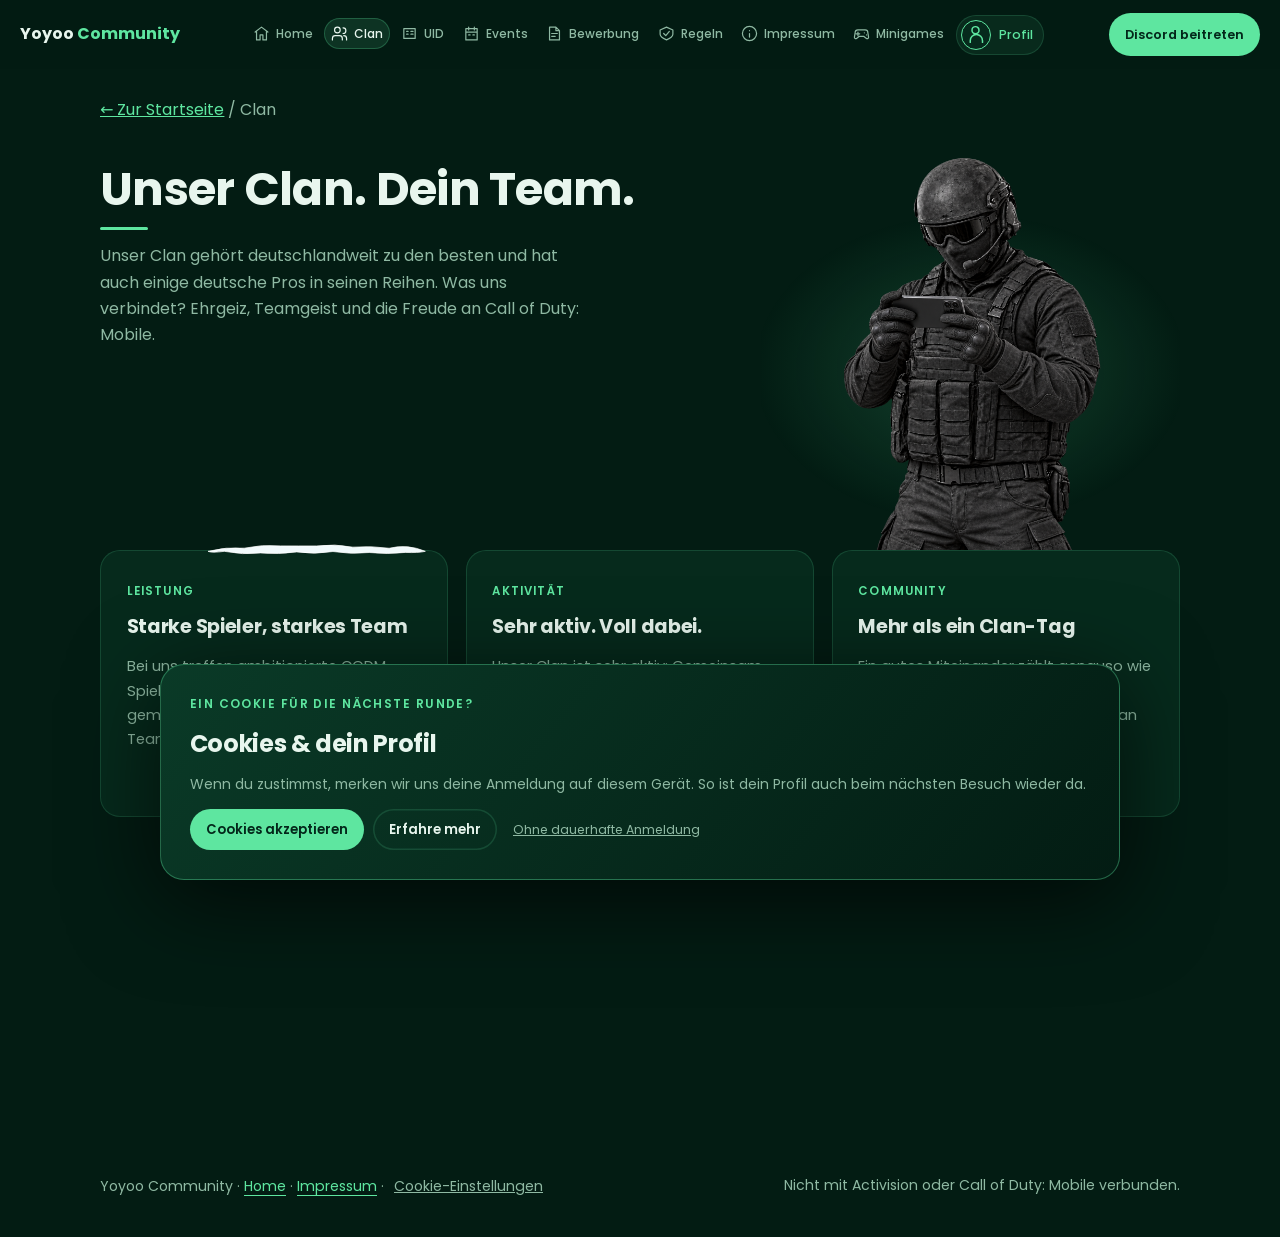
<file: clan.html>
<!DOCTYPE html>
<html lang="de">
<head>
<meta charset="utf-8">
<meta name="viewport" content="width=device-width, initial-scale=1, viewport-fit=cover">
<title>Clan – Yoyoo Community</title>
<meta name="description" content="Die deutsche Call of Duty: Mobile Community auf Discord. Spielersuche, Spieleabende, Events, Yoyoo Bot, VIP und Premium.">
<link rel="icon" type="image/png" sizes="32x32" href="[data-uri]">
<link rel="icon" type="image/png" sizes="64x64" href="[data-uri]">
<link rel="icon" type="image/png" sizes="192x192" href="[data-uri]">
<link rel="shortcut icon" type="image/x-icon" href="[data-uri]">
<link rel="apple-touch-icon" sizes="180x180" href="[data-uri]">
<meta name="theme-color" content="#031c13">
<script>
  document.documentElement.className = "js";
  /* Failsafe: Läuft das Skript nicht sauber durch, bleiben alle Inhalte sichtbar. */
  setTimeout(function () { if (!window.__ready) document.documentElement.classList.remove("js"); }, 2500);
</script>
<link rel="preconnect" href="https://fonts.googleapis.com">
<link rel="preconnect" href="https://fonts.gstatic.com" crossorigin>
<link href="https://fonts.googleapis.com/css2?family=Poppins:wght@400;500;600;700&display=swap" rel="stylesheet">
<link rel="stylesheet" href="website.css?v=20261025-cookie-mobile-1">
<style id="compact-header-critical">@media(max-width:1119px){header.nav .brand,header.nav .discord-link,header.nav .site-legal{display:none!important}header.nav .wrap{padding-block:.45rem!important;gap:0!important}header.nav .wrap>nav{flex:1 1 100%;order:0;min-width:0}header.nav ul{display:flex!important;margin:0;padding:.1rem 0;gap:.2rem;overflow-x:auto}header.nav ul a,header.nav ul .account-nav{white-space:nowrap;font-size:.8rem;padding:.4rem .6rem}}.season-control{position:relative!important;display:flex;justify-content:flex-end;align-items:center;padding:.6rem 0;margin-block:0;min-height:52px;z-index:16}.season-control #hwToggle{position:static!important;inset:auto!important;margin:0!important;transform:none!important;translate:none!important;opacity:1!important;pointer-events:auto!important;max-width:100%}</style><link rel="stylesheet" href="uid.css"><link rel="stylesheet" href="winter.css?v=20261031-3"><script src="winter.js?v=20261031-3" defer></script><link rel="stylesheet" href="community-profile.css?v=20261101-mobile-animation-4"></head><body><div class="progress" id="progress" aria-hidden="true"></div><header class="nav"><div class="wrap"><a class="brand" href="index.html">Yoyoo <b>Community</b></a><nav aria-label="Hauptnavigation"><ul><li><a href="index.html">Home</a></li><li><a href="clan.html" class="on" aria-current="page">Clan</a></li><li><a href="uid.html">UID</a></li><li><a href="events.html">Events</a></li><li><a href="bewerbung.html">Bewerbung</a></li><li><a href="regeln.html">Regeln</a></li><li><a href="impressum.html">Impressum</a></li><li><a href="minigames.html">Minigames</a></li><li><button type="button" class="account-nav" id="account-open" aria-haspopup="dialog" aria-controls="account-dialog">Profil</button></li></ul></nav><a class="btn discord-link" href="https://discord.gg/yoyoo-codm" target="_blank" rel="noopener">Discord beitreten</a></div></header><main id="top"><div class="subpage-intro wrap"><p><a href="index.html">← Zur Startseite</a> / Clan</p></div><section id="clan" class="clan-sec">
    <div class="wrap">
      <div class="clan-showcase"><div class="clan-showcase-copy"><h2 class="rv" data-rv="blur">Unser Clan. Dein Team.</h2>
      <p class="intro rv" style="--d:120ms">Unser Clan gehört deutschlandweit zu den besten und hat auch einige deutsche Pros in seinen Reihen. Was uns verbindet? Ehrgeiz, Teamgeist und die Freude an Call of Duty: Mobile.</p>
</div><figure class="clan-showcase-art rv" data-rv="right"><img src="clan-soldat.png" alt="Ein Soldat spielt auf einem Smartphone" width="1024" height="1536" decoding="async" fetchpriority="high"></figure></div><div class="community-feature-grid"><article class="community-feature spot rv" data-rv="left"><span class="community-feature-kicker">Leistung</span><h3>Starke Spieler, starkes Team</h3><p>Bei uns treffen ambitionierte CODM-Spieler auf deutsche Pros. Wir wollen gemeinsam besser werden und als Team überzeugen.</p></article><article class="community-feature spot rv" data-rv="scale" style="--d:100ms"><span class="community-feature-kicker">Aktivität</span><h3>Sehr aktiv. Voll dabei.</h3><p>Unser Clan ist sehr aktiv: Gemeinsam spielen, sich austauschen und die nächste Runde starten gehören bei uns dazu. Hier findest du Anschluss für deine nächsten Matches.</p></article><article class="community-feature spot rv" data-rv="right" style="--d:200ms"><span class="community-feature-kicker">Community</span><h3>Mehr als ein Clan-Tag</h3><p>Ein gutes Miteinander zählt genauso wie ein gutes Match. Bring deinen Teamgeist mit und lerne unseren Clan auf Discord kennen.</p></article></div><p class="intro rv">Du suchst einen aktiven CODM-Clan und willst mit uns durchstarten? Bewirb dich auf Discord und werde Teil unseres Teams.</p>
      <a class="btn big rv" data-rv="scale" style="--d:240ms" href="https://discord.com/channels/1466880593013772339/1537433687703166986" target="_blank" rel="noopener">Clan beitreten</a>
    </div>
  </section></main><footer><div class="wrap"><span>Yoyoo Community · <a href="index.html">Home</a> · <a href="impressum.html">Impressum</a> · <button class="cookie-settings" type="button">Cookie-Einstellungen</button></span><span>Nicht mit Activision oder Call of Duty: Mobile verbunden.</span></div></footer><script src="website.js" defer></script><dialog class="account-dialog" id="account-dialog" aria-labelledby="account-title">
<button class="account-close" type="button" id="account-close" aria-label="Schließen">×</button>
<h2 id="account-title">Dein Community-Profil</h2>
<div id="account-entry"><h3 class="profile-entry-title">Account erstellen / anmelden</h3><p>Neu dabei? Mit deiner bestätigten E-Mail-Adresse wird dein Konto aktiviert. Du hast schon eines? Melde dich genauso per Code an – ganz ohne Passwort.</p>
<button class="btn" type="button" id="account-discord-login">Mit Discord registrieren / anmelden</button><p>Oder nutze deine E-Mail-Adresse:</p><form id="account-email-form"><label for="account-email">E-Mail-Adresse</label><input id="account-email" type="email" autocomplete="email" maxlength="254" required placeholder="du@beispiel.de"><button class="btn" type="submit">Anmelden per E-Mail-Code</button><p class="account-mail-hint">Keine E-Mail erhalten? Schau bitte auch in deinem Spam-Ordner nach.</p></form></div>
<form id="account-code-form" hidden><p>Prüfe dein Postfach und den Spam-Ordner. Gib den Code aus der E-Mail ein.</p><label for="account-code">Bestätigungscode</label><input id="account-code" type="text" inputmode="numeric" autocomplete="one-time-code" pattern="[0-9]{6,10}" minlength="6" maxlength="10" required><button class="btn" type="submit">Code bestätigen</button><button class="btn ghost" type="button" id="account-resend">Code erneut senden</button><button class="btn ghost" type="button" id="account-change">E-Mail ändern</button></form>
<div id="account-profile" hidden><h3 id="account-greeting">Willkommen in deinem Profil!</h3><form id="account-username-form"><label for="account-username">Benutzername</label><input id="account-username" autocomplete="nickname" minlength="3" maxlength="24" required aria-describedby="username-hint"><p id="username-hint">3–24 Zeichen. Dein Anzeigename muss nicht einzigartig sein.</p><button class="btn" type="submit">Benutzernamen speichern</button></form><p>Du bist angemeldet als <strong id="account-email-display"></strong>.</p><p id="account-discord-status"></p><button class="btn" type="button" id="account-discord-link">Discord verbinden</button><p><a href="uid.html">Meine CODM-UID verwalten</a></p><button class="btn ghost" type="button" id="account-logout">Abmelden</button><p id="account-delete-note">Das Löschen entfernt dein Konto und deinen UID-Eintrag dauerhaft.</p><button class="btn ghost account-delete-btn" type="button" id="account-delete" aria-describedby="account-delete-note">Konto dauerhaft löschen</button></div>
<p id="account-status" role="status" aria-live="polite"></p>
</dialog><script src="cookies.js"></script><script src="account-config.js"></script><script src="supabase.min.js"></script><script src="account.js?v=20261101-profile-1"></script><aside class="cookie-banner" id="cookie-banner" aria-labelledby="cookie-heading" hidden><img src="cookie-soldat.png" alt="Ein Soldat hält einen Teller mit Cookies" class="cookie-character" width="1024" height="1536"><div class="cookie-copy"><span class="community-eyebrow">Ein Cookie für die nächste Runde?</span><h2 id="cookie-heading">Cookies &amp; dein Profil</h2><p>Wenn du zustimmst, merken wir uns deine Anmeldung auf diesem Gerät. So ist dein Profil auch beim nächsten Besuch wieder da.</p><div class="cookie-buttons"><button type="button" class="btn" id="cookie-accept">Cookies akzeptieren</button><button type="button" class="btn ghost" id="cookie-more" aria-controls="cookie-details" aria-expanded="false">Erfahre mehr</button><button type="button" class="cookie-session-only" id="cookie-decline">Ohne dauerhafte Anmeldung</button></div><div id="cookie-details" hidden><h3>Welche Daten speichern wir?</h3><p>Ein Cookie merkt sich deine Auswahl für 180 Tage. Nach deiner Zustimmung speichern wir die Anmeldeschlüssel und deren Ablaufzeit im lokalen Browserspeicher (Local Storage), damit deine Sitzung erneuert werden kann. Deine E-Mail-Adresse und dein Benutzername werden als Teil des Profils zwischengespeichert. Es wird kein Passwort gespeichert.</p><p>Dein Benutzername wird außerdem in deinem Supabase-Konto gespeichert. Ein hochgeladenes Profilbild wird verkleinert in deinem Konto gespeichert und bei der Kontolöschung entfernt. Ohne Zustimmung bleibt die Anmeldung nur in diesem Tab bis zum Schließen des Tabs erhalten. Für die Discord-Anmeldung werden kurzlebige PKCE-Zwischendaten im Tab-Speicher und lokalen Browserspeicher sowie als SameSite-Cookie auf yoyoo-community.com abgelegt. Die Cookie-Kopie läuft nach fünf Minuten ab und wird nach dem Rücksprung entfernt. Nach Verknüpfung wird auch deine Discord-Identität im Profil angezeigt. Bei Veröffentlichung deiner UID werden Discord-Benutzername und UID öffentlich in der UID-Liste gespeichert. Die Website verwendet hierfür keine Werbe- oder Tracking-Cookies.</p><p>Über „Cookie-Einstellungen“ im Footer kannst du deine Auswahl jederzeit ändern. Beim Abmelden löschen wir die gespeicherte Anmeldung auf diesem Gerät. Bei einem Widerruf wird die dauerhafte Speicherung gelöscht; die aktuelle Sitzung bleibt bis zum Neuladen bestehen. Nach dem Schließen des Tabs oder auf anderen Geräten ist eine neue Anmeldung nötig.</p><a href="impressum.html">Kontakt &amp; Impressum</a></div></div></aside><script src="profile-uid.js?v=profile-options-1"></script><script src="minigames.js?v=20261026-boardfx-3" defer></script><script src="community-profile.js?v=20261101-mobile-animation-4"></script></body></html>
</file>
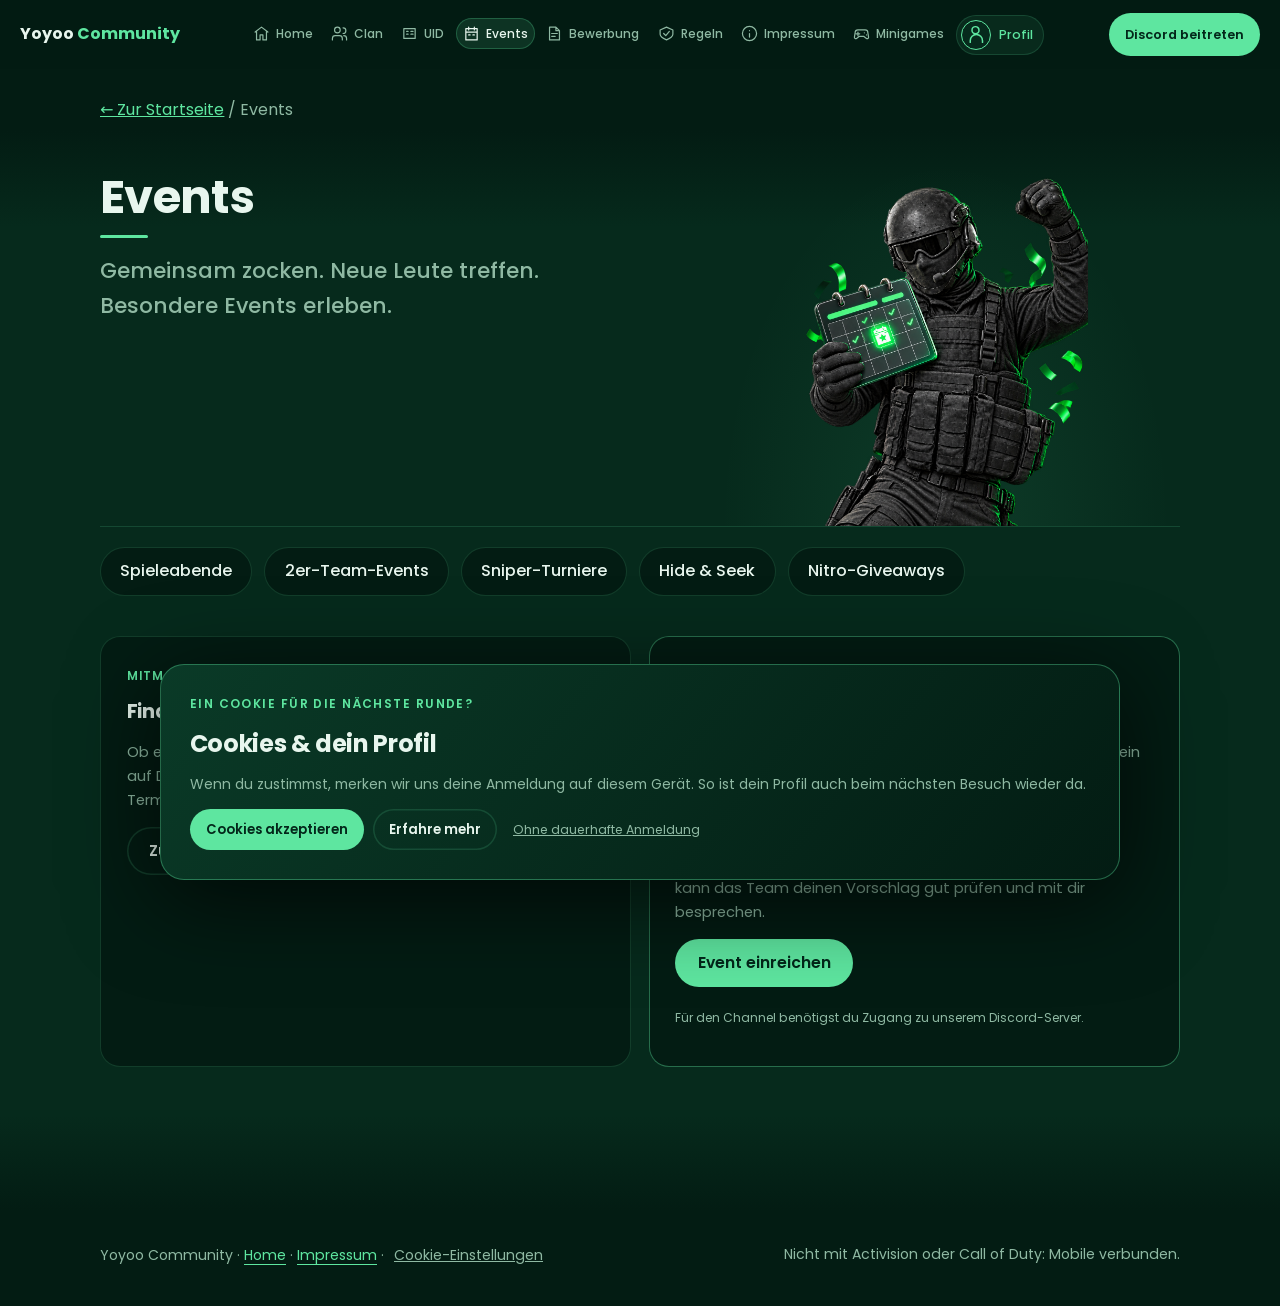
<file: events.html>
<!DOCTYPE html>
<html lang="de">
<head>
<meta charset="utf-8">
<meta name="viewport" content="width=device-width, initial-scale=1, viewport-fit=cover">
<title>Events – Yoyoo Community</title>
<meta name="description" content="Die deutsche Call of Duty: Mobile Community auf Discord. Spielersuche, Spieleabende, Events, Yoyoo Bot, VIP und Premium.">
<link rel="icon" type="image/png" sizes="32x32" href="[data-uri]">
<link rel="icon" type="image/png" sizes="64x64" href="[data-uri]">
<link rel="icon" type="image/png" sizes="192x192" href="[data-uri]">
<link rel="shortcut icon" type="image/x-icon" href="[data-uri]">
<link rel="apple-touch-icon" sizes="180x180" href="[data-uri]">
<meta name="theme-color" content="#031c13">
<script>
  document.documentElement.className = "js";
  /* Failsafe: Läuft das Skript nicht sauber durch, bleiben alle Inhalte sichtbar. */
  setTimeout(function () { if (!window.__ready) document.documentElement.classList.remove("js"); }, 2500);
</script>
<link rel="preconnect" href="https://fonts.googleapis.com">
<link rel="preconnect" href="https://fonts.gstatic.com" crossorigin>
<link href="https://fonts.googleapis.com/css2?family=Poppins:wght@400;500;600;700&display=swap" rel="stylesheet">
<link rel="stylesheet" href="website.css?v=20261025-cookie-mobile-1">
<style id="compact-header-critical">@media(max-width:1119px){header.nav .brand,header.nav .discord-link,header.nav .site-legal{display:none!important}header.nav .wrap{padding-block:.45rem!important;gap:0!important}header.nav .wrap>nav{flex:1 1 100%;order:0;min-width:0}header.nav ul{display:flex!important;margin:0;padding:.1rem 0;gap:.2rem;overflow-x:auto}header.nav ul a,header.nav ul .account-nav{white-space:nowrap;font-size:.8rem;padding:.4rem .6rem}}.season-control{position:relative!important;display:flex;justify-content:flex-end;align-items:center;padding:.6rem 0;margin-block:0;min-height:52px;z-index:16}.season-control #hwToggle{position:static!important;inset:auto!important;margin:0!important;transform:none!important;translate:none!important;opacity:1!important;pointer-events:auto!important;max-width:100%}</style><link rel="stylesheet" href="uid.css"><link rel="stylesheet" href="winter.css?v=20261031-3"><script src="winter.js?v=20261031-3" defer></script><link rel="stylesheet" href="community-profile.css?v=20261101-mobile-animation-4"></head><body><div class="progress" id="progress" aria-hidden="true"></div><header class="nav"><div class="wrap"><a class="brand" href="index.html">Yoyoo <b>Community</b></a><nav aria-label="Hauptnavigation"><ul><li><a href="index.html">Home</a></li><li><a href="clan.html">Clan</a></li><li><a href="uid.html">UID</a></li><li><a href="events.html" class="on" aria-current="page">Events</a></li><li><a href="bewerbung.html">Bewerbung</a></li><li><a href="regeln.html">Regeln</a></li><li><a href="impressum.html">Impressum</a></li><li><a href="minigames.html">Minigames</a></li><li><button type="button" class="account-nav" id="account-open" aria-haspopup="dialog" aria-controls="account-dialog">Profil</button></li></ul></nav><a class="btn discord-link" href="https://discord.gg/yoyoo-codm" target="_blank" rel="noopener">Discord beitreten</a></div></header><main id="top"><div class="subpage-intro wrap"><p><a href="index.html">← Zur Startseite</a> / Events</p></div><section id="events" class="alt">
    <div class="wrap">
      <div class="events-showcase"><div class="events-showcase-copy"><h2 class="rv" data-rv="blur">Events</h2><p class="events-short-intro rv">Gemeinsam zocken. Neue Leute treffen. Besondere Events erleben.</p></div><figure class="events-showcase-art"><img src="events-soldat.png" alt="Soldat mit Eventkalender und erhobener Faust" width="1086" height="1448" decoding="async" fetchpriority="high"></figure></div>
      <div class="chips">
        <span class="chip rv" data-rv="scale" style="--d:200ms">Spieleabende</span>
        <span class="chip rv" data-rv="scale" style="--d:280ms">2er-Team-Events</span>
        <span class="chip rv" data-rv="scale" style="--d:360ms">Sniper-Turniere</span>
        <span class="chip rv" data-rv="scale" style="--d:440ms">Hide &amp; Seek</span>
        <span class="chip rv" data-rv="scale" style="--d:520ms">Nitro-Giveaways</span>
      </div>
<div class="community-feature-grid event-feature-grid"><article class="community-feature spot rv" data-rv="left"><span class="community-feature-kicker">Mitmachen</span><h3>Finde dein nächstes Event</h3><p>Ob entspanntes Hide &amp; Seek oder ein spannendes Turnier: Schau auf Discord nach den aktuellen Ankündigungen. Dort findest du Termine, Teilnahmeinfos und die jeweiligen Eventregeln.</p><a class="btn ghost discord-link" href="https://discord.gg/yoyoo-codm" target="_blank" rel="noopener">Zur Community</a></article><article class="community-feature event-submit spot rv" data-rv="right" style="--d:120ms"><span class="community-feature-kicker">Deine Idee zählt</span><h3>Reiche dein eigenes Event ein</h3><p>Du hast eine Idee für einen Spieleabend, eine Challenge oder ein Turnier? Du kannst eigene Events direkt in unserem Discord-Channel einreichen.</p><p>Beschreibe am besten den Spielmodus, den Ablauf, die gewünschte Teilnehmerzahl und einen möglichen Termin. So kann das Team deinen Vorschlag gut prüfen und mit dir besprechen.</p><a class="btn" href="https://discord.com/channels/1466880593013772339/1549121439238721587" target="_blank" rel="noopener">Event einreichen</a><p class="community-smallprint">Für den Channel benötigst du Zugang zu unserem Discord-Server.</p></article></div>
    </div>
  </section></main><footer><div class="wrap"><span>Yoyoo Community · <a href="index.html">Home</a> · <a href="impressum.html">Impressum</a> · <button class="cookie-settings" type="button">Cookie-Einstellungen</button></span><span>Nicht mit Activision oder Call of Duty: Mobile verbunden.</span></div></footer><script src="website.js" defer></script><dialog class="account-dialog" id="account-dialog" aria-labelledby="account-title">
<button class="account-close" type="button" id="account-close" aria-label="Schließen">×</button>
<h2 id="account-title">Dein Community-Profil</h2>
<div id="account-entry"><h3 class="profile-entry-title">Account erstellen / anmelden</h3><p>Neu dabei? Mit deiner bestätigten E-Mail-Adresse wird dein Konto aktiviert. Du hast schon eines? Melde dich genauso per Code an – ganz ohne Passwort.</p>
<button class="btn" type="button" id="account-discord-login">Mit Discord registrieren / anmelden</button><p>Oder nutze deine E-Mail-Adresse:</p><form id="account-email-form"><label for="account-email">E-Mail-Adresse</label><input id="account-email" type="email" autocomplete="email" maxlength="254" required placeholder="du@beispiel.de"><button class="btn" type="submit">Anmelden per E-Mail-Code</button><p class="account-mail-hint">Keine E-Mail erhalten? Schau bitte auch in deinem Spam-Ordner nach.</p></form></div>
<form id="account-code-form" hidden><p>Prüfe dein Postfach und den Spam-Ordner. Gib den Code aus der E-Mail ein.</p><label for="account-code">Bestätigungscode</label><input id="account-code" type="text" inputmode="numeric" autocomplete="one-time-code" pattern="[0-9]{6,10}" minlength="6" maxlength="10" required><button class="btn" type="submit">Code bestätigen</button><button class="btn ghost" type="button" id="account-resend">Code erneut senden</button><button class="btn ghost" type="button" id="account-change">E-Mail ändern</button></form>
<div id="account-profile" hidden><h3 id="account-greeting">Willkommen in deinem Profil!</h3><form id="account-username-form"><label for="account-username">Benutzername</label><input id="account-username" autocomplete="nickname" minlength="3" maxlength="24" required aria-describedby="username-hint"><p id="username-hint">3–24 Zeichen. Dein Anzeigename muss nicht einzigartig sein.</p><button class="btn" type="submit">Benutzernamen speichern</button></form><p>Du bist angemeldet als <strong id="account-email-display"></strong>.</p><p id="account-discord-status"></p><button class="btn" type="button" id="account-discord-link">Discord verbinden</button><p><a href="uid.html">Meine CODM-UID verwalten</a></p><button class="btn ghost" type="button" id="account-logout">Abmelden</button><p id="account-delete-note">Das Löschen entfernt dein Konto und deinen UID-Eintrag dauerhaft.</p><button class="btn ghost account-delete-btn" type="button" id="account-delete" aria-describedby="account-delete-note">Konto dauerhaft löschen</button></div>
<p id="account-status" role="status" aria-live="polite"></p>
</dialog><script src="cookies.js"></script><script src="account-config.js"></script><script src="supabase.min.js"></script><script src="account.js?v=20261101-profile-1"></script><aside class="cookie-banner" id="cookie-banner" aria-labelledby="cookie-heading" hidden><img src="cookie-soldat.png" alt="Ein Soldat hält einen Teller mit Cookies" class="cookie-character" width="1024" height="1536"><div class="cookie-copy"><span class="community-eyebrow">Ein Cookie für die nächste Runde?</span><h2 id="cookie-heading">Cookies &amp; dein Profil</h2><p>Wenn du zustimmst, merken wir uns deine Anmeldung auf diesem Gerät. So ist dein Profil auch beim nächsten Besuch wieder da.</p><div class="cookie-buttons"><button type="button" class="btn" id="cookie-accept">Cookies akzeptieren</button><button type="button" class="btn ghost" id="cookie-more" aria-controls="cookie-details" aria-expanded="false">Erfahre mehr</button><button type="button" class="cookie-session-only" id="cookie-decline">Ohne dauerhafte Anmeldung</button></div><div id="cookie-details" hidden><h3>Welche Daten speichern wir?</h3><p>Ein Cookie merkt sich deine Auswahl für 180 Tage. Nach deiner Zustimmung speichern wir die Anmeldeschlüssel und deren Ablaufzeit im lokalen Browserspeicher (Local Storage), damit deine Sitzung erneuert werden kann. Deine E-Mail-Adresse und dein Benutzername werden als Teil des Profils zwischengespeichert. Es wird kein Passwort gespeichert.</p><p>Dein Benutzername wird außerdem in deinem Supabase-Konto gespeichert. Ein hochgeladenes Profilbild wird verkleinert in deinem Konto gespeichert und bei der Kontolöschung entfernt. Ohne Zustimmung bleibt die Anmeldung nur in diesem Tab bis zum Schließen des Tabs erhalten. Für die Discord-Anmeldung werden kurzlebige PKCE-Zwischendaten im Tab-Speicher und lokalen Browserspeicher sowie als SameSite-Cookie auf yoyoo-community.com abgelegt. Die Cookie-Kopie läuft nach fünf Minuten ab und wird nach dem Rücksprung entfernt. Nach Verknüpfung wird auch deine Discord-Identität im Profil angezeigt. Bei Veröffentlichung deiner UID werden Discord-Benutzername und UID öffentlich in der UID-Liste gespeichert. Die Website verwendet hierfür keine Werbe- oder Tracking-Cookies.</p><p>Über „Cookie-Einstellungen“ im Footer kannst du deine Auswahl jederzeit ändern. Beim Abmelden löschen wir die gespeicherte Anmeldung auf diesem Gerät. Bei einem Widerruf wird die dauerhafte Speicherung gelöscht; die aktuelle Sitzung bleibt bis zum Neuladen bestehen. Nach dem Schließen des Tabs oder auf anderen Geräten ist eine neue Anmeldung nötig.</p><a href="impressum.html">Kontakt &amp; Impressum</a></div></div></aside><script src="profile-uid.js?v=profile-options-1"></script><script src="minigames.js?v=20261026-boardfx-3" defer></script><script src="community-profile.js?v=20261101-mobile-animation-4"></script></body></html>
</file>
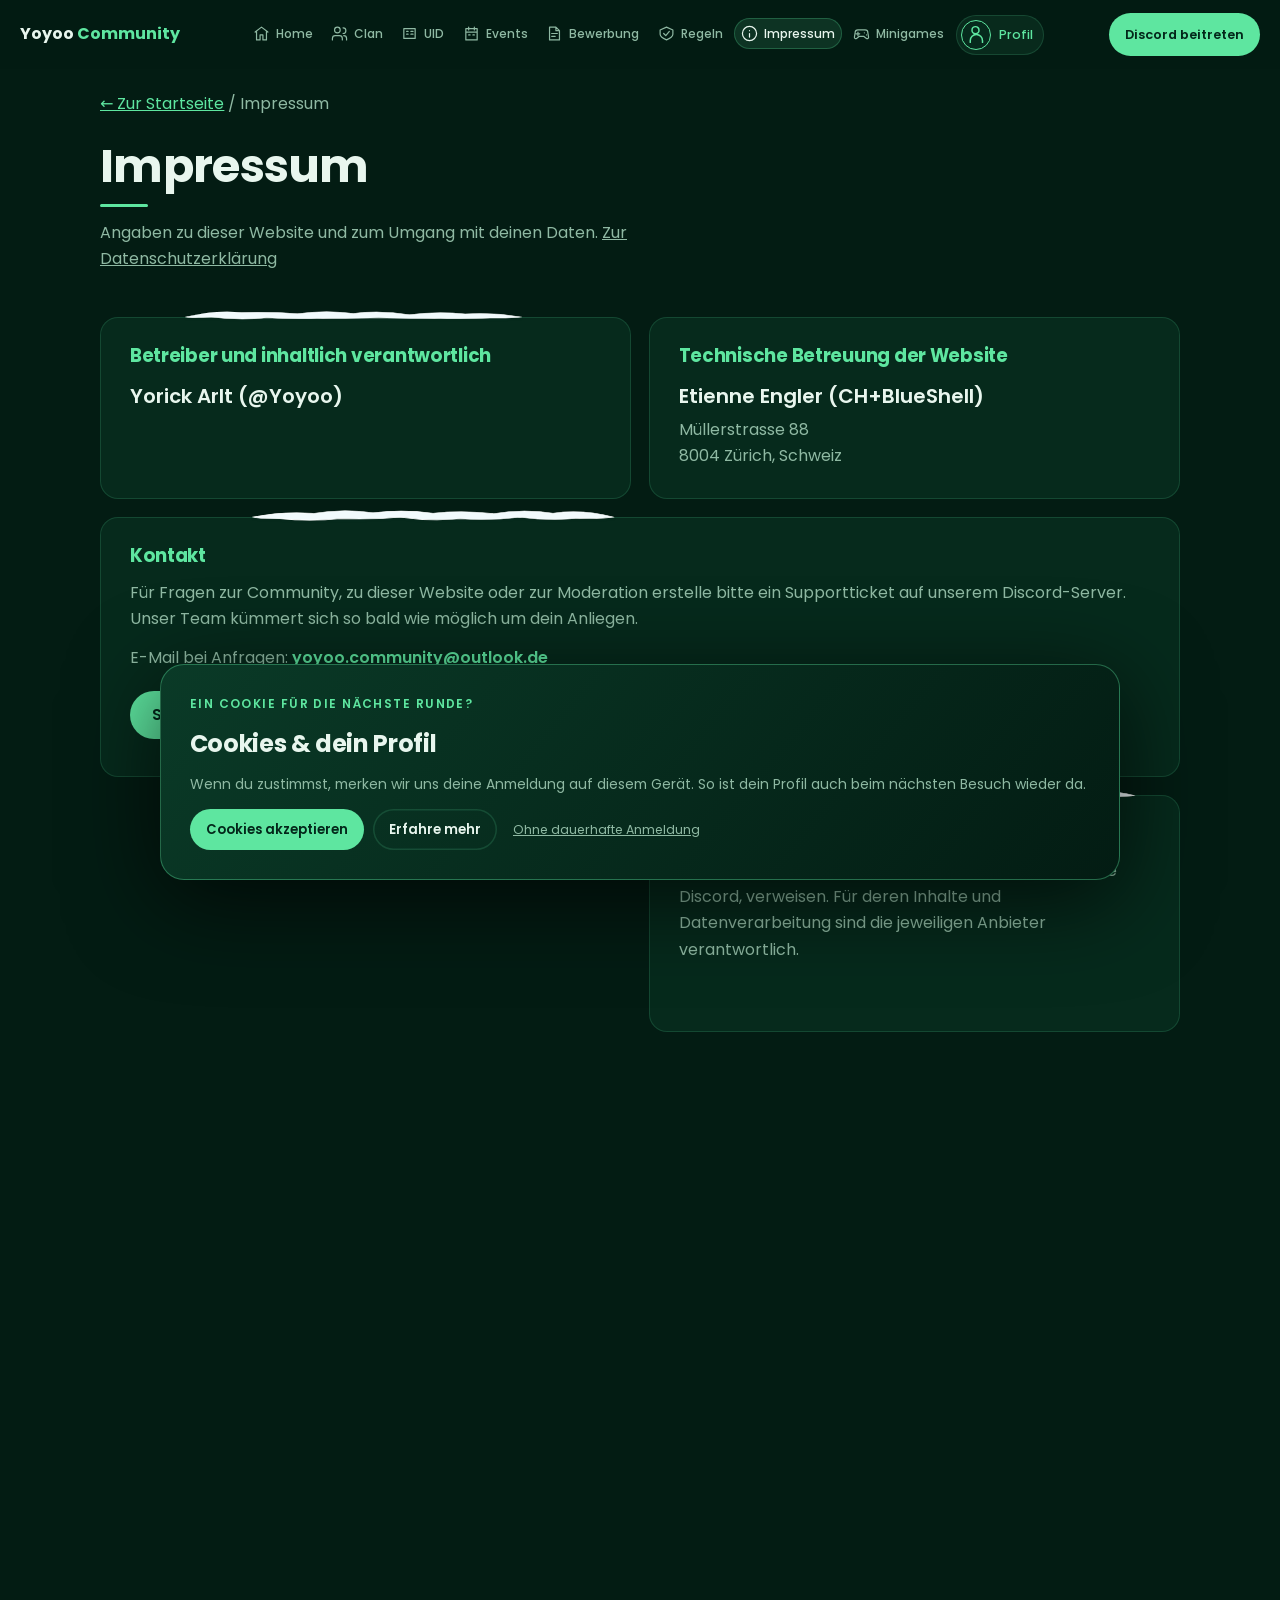
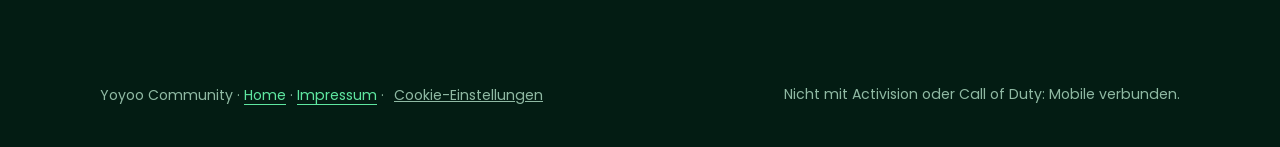
<file: impressum.html>
<!DOCTYPE html>
<html lang="de">
<head>
<meta charset="utf-8">
<meta name="viewport" content="width=device-width, initial-scale=1, viewport-fit=cover">
<title>Impressum – Yoyoo Community</title>
<meta name="description" content="Die deutsche Call of Duty: Mobile Community auf Discord. Spielersuche, Spieleabende, Events, Yoyoo Bot, VIP und Premium.">
<link rel="icon" type="image/png" sizes="32x32" href="[data-uri]">
<link rel="icon" type="image/png" sizes="64x64" href="[data-uri]">
<link rel="icon" type="image/png" sizes="192x192" href="[data-uri]">
<link rel="shortcut icon" type="image/x-icon" href="[data-uri]">
<link rel="apple-touch-icon" sizes="180x180" href="[data-uri]">
<meta name="theme-color" content="#031c13">
<script>
  document.documentElement.className = "js";
  /* Failsafe: Läuft das Skript nicht sauber durch, bleiben alle Inhalte sichtbar. */
  setTimeout(function () { if (!window.__ready) document.documentElement.classList.remove("js"); }, 2500);
</script>
<link rel="preconnect" href="https://fonts.googleapis.com">
<link rel="preconnect" href="https://fonts.gstatic.com" crossorigin>
<link href="https://fonts.googleapis.com/css2?family=Poppins:wght@400;500;600;700&display=swap" rel="stylesheet">
<link rel="stylesheet" href="website.css?v=20261025-cookie-mobile-1">
<style id="compact-header-critical">@media(max-width:1119px){header.nav .brand,header.nav .discord-link,header.nav .site-legal{display:none!important}header.nav .wrap{padding-block:.45rem!important;gap:0!important}header.nav .wrap>nav{flex:1 1 100%;order:0;min-width:0}header.nav ul{display:flex!important;margin:0;padding:.1rem 0;gap:.2rem;overflow-x:auto}header.nav ul a,header.nav ul .account-nav{white-space:nowrap;font-size:.8rem;padding:.4rem .6rem}}.season-control{position:relative!important;display:flex;justify-content:flex-end;align-items:center;padding:.6rem 0;margin-block:0;min-height:52px;z-index:16}.season-control #hwToggle{position:static!important;inset:auto!important;margin:0!important;transform:none!important;translate:none!important;opacity:1!important;pointer-events:auto!important;max-width:100%}</style><link rel="stylesheet" href="uid.css"><link rel="stylesheet" href="winter.css?v=20261031-3"><script src="winter.js?v=20261031-3" defer></script><link rel="stylesheet" href="community-profile.css?v=20261101-mobile-animation-4"></head><body><div class="progress" id="progress" aria-hidden="true"></div><header class="nav"><div class="wrap"><a class="brand" href="index.html">Yoyoo <b>Community</b></a><nav aria-label="Hauptnavigation"><ul><li><a href="index.html">Home</a></li><li><a href="clan.html">Clan</a></li><li><a href="uid.html">UID</a></li><li><a href="events.html">Events</a></li><li><a href="bewerbung.html">Bewerbung</a></li><li><a href="regeln.html">Regeln</a></li><li><a href="impressum.html" class="on" aria-current="page">Impressum</a></li><li><a href="minigames.html">Minigames</a></li><li><button type="button" class="account-nav" id="account-open" aria-haspopup="dialog" aria-controls="account-dialog">Profil</button></li></ul></nav><a class="btn discord-link" href="https://discord.gg/yoyoo-codm" target="_blank" rel="noopener">Discord beitreten</a></div></header><main id="top"><div class="subpage-intro wrap"><p><a href="index.html">← Zur Startseite</a> / Impressum</p></div><section id="impressum">
    <div class="wrap">
      <h2 class="rv" data-rv="blur">Impressum</h2>
      <p class="intro rv" style="--d:120ms">Angaben zu dieser Website und zum Umgang mit deinen Daten. <a href="#datenschutz">Zur Datenschutzerklärung</a></p>
      <div class="imp">
        <article class="imp-card spot rv" data-rv="left">
          <h3>Betreiber und inhaltlich verantwortlich</h3>
          <p class="name">Yorick Arlt (@Yoyoo)</p>
        </article>
        <article class="imp-card spot rv" data-rv="right" style="--d:100ms">
          <h3>Technische Betreuung der Website</h3>
          <address><strong>Etienne Engler (CH+BlueShell)</strong>Müllerstrasse 88<br>8004 Zürich, Schweiz</address>
        </article>
        <article class="imp-card wide spot rv" data-rv="up" style="--d:60ms">
          <h3>Kontakt</h3>
          <p>Für Fragen zur Community, zu dieser Website oder zur Moderation erstelle bitte ein Supportticket auf unserem Discord-Server. Unser Team kümmert sich so bald wie möglich um dein Anliegen.</p>
          <p>E-Mail bei Anfragen: <a href="mailto:yoyoo.community@outlook.de">yoyoo.community@outlook.de</a></p>
          <a class="btn" href="https://discord.com/channels/1466880593013772339/1500139267437887568" target="_blank" rel="noopener">Support-Ticket öffnen</a> <a class="btn ghost discord-link" href="https://discord.gg/yoyoo-codm" target="_blank" rel="noopener">Zum Discord-Server</a>
        </article>
        <article class="imp-card spot rv" data-rv="rot">
          <h3>Haftung für Inhalte</h3>
          <p>Die Inhalte dieser Website werden mit Sorgfalt erstellt. Für Vollständigkeit, Richtigkeit und Aktualität können wir keine Gewähr übernehmen. Hinweise auf problematische oder veraltete Inhalte nehmen wir gerne über das Discord-Supportticket-System entgegen.</p>
        </article>
        <article class="imp-card spot rv" data-rv="scale" style="--d:100ms">
          <h3>Externe Links</h3>
          <p>Diese Website kann auf Angebote Dritter, insbesondere Discord, verweisen. Für deren Inhalte und Datenverarbeitung sind die jeweiligen Anbieter verantwortlich.</p>
        </article>
      </div>
    </div>
  </section>  <section id="datenschutz" aria-labelledby="datenschutz-title">
    <div class="wrap">
      <h2 class="rv" data-rv="blur" id="datenschutz-title">Datenschutzerklärung</h2>
      <p class="intro rv">Hier erfährst du, welche Daten beim Besuch, bei der Anmeldung und beim Veröffentlichen deiner CODM-UID verarbeitet werden. Stand: 24. Oktober 2026.</p>
      <div class="imp">
        <article class="imp-card wide spot rv" data-rv="up">
          <h3>1. Verantwortlicher und Kontakt</h3>
          <p>Verantwortlich für die Verarbeitung auf dieser Website ist Yorick Arlt (@Yoyoo), der oben im Impressum als Betreiber genannt ist. Die technische Betreuung ist dort gesondert aufgeführt.</p>
          <p>Bei Fragen zu deinen Daten oder zur Ausübung deiner Rechte schreibe an <a href="mailto:yoyoo.community@outlook.de">yoyoo.community@outlook.de</a>. Dafür brauchst du kein Discord-Konto.</p>
        </article>
        <article class="imp-card wide spot rv" data-rv="up">
          <h3>2. Besuch der Website und Hosting</h3>
          <p>Die Website wird über GitHub Pages bereitgestellt. Beim Abruf werden technisch erforderliche Verbindungsdaten an den Hostinganbieter übertragen, insbesondere IP-Adresse, angeforderte Adresse, Zeitpunkt und Browserinformationen. Sie dienen der Auslieferung und dem sicheren Betrieb der Website.</p>
          <p>Rechtsgrundlage ist Art. 6 Abs. 1 lit. f DSGVO: unser berechtigtes Interesse an einer erreichbaren und sicheren Website. Angaben zur Verarbeitung, zu Sicherheitsprotokollen und zur Aufbewahrung beim Anbieter findest du in der <a href="https://docs.github.com/en/site-policy/privacy-policies/github-general-privacy-statement" target="_blank" rel="noopener noreferrer">Datenschutzerklärung von GitHub</a>.</p>
        </article>
        <article class="imp-card wide spot rv" data-rv="up">
          <h3>3. Dein Konto und Anmeldung per E-Mail</h3>
          <p>Die Anmeldung und die Kontodaten werden mit Supabase verwaltet. Bei einer E-Mail-Anmeldung verarbeiten wir deine E-Mail-Adresse, den von dir gewählten Community-Benutzernamen, eine interne Benutzer-ID sowie Bestätigungs-, Anmelde- und Kontoverwaltungsdaten, etwa Erstellungs- und Anmeldezeitpunkte. Supabase verarbeitet außerdem die für Authentifizierung und Sicherheit erforderlichen technischen Verbindungsdaten.</p>
          <p>Du meldest dich mit einem E-Mail-Code an. Wir fragen dafür kein eigenes Website-Passwort ab. Deine E-Mail-Adresse wird für die Bestätigung und Anmeldung verwendet und nicht in der öffentlichen UID-Liste angezeigt.</p>
          <p>Rechtsgrundlage ist Art. 6 Abs. 1 lit. b DSGVO zur Bereitstellung des von dir angeforderten Kontos; Sicherheitsmaßnahmen beruhen auf Art. 6 Abs. 1 lit. f DSGVO. Die Kontoerstellung ist freiwillig. Ohne die dafür notwendigen Angaben kannst du die Kontofunktionen nicht nutzen; die öffentlichen Seiten bleiben zugänglich.</p>
        </article>
        <article class="imp-card wide spot rv" data-rv="up">
          <h3>4. Anmeldung und Verknüpfung mit Discord</h3>
          <p>Wenn du Discord zur Anmeldung oder zur Verknüpfung nutzt, wirst du zu Discord weitergeleitet. Nach deiner Freigabe erhält Supabase Informationen zur Zuordnung deines Kontos: insbesondere deine Discord-Benutzer-ID, deinen Benutzer- bzw. Anzeigenamen und, soweit von Discord bereitgestellt, deine E-Mail-Adresse und weitere Profilmetadaten wie das Profilbild. Die Verknüpfung wird deinem Website-Konto zugeordnet.</p>
          <p>Dein Discord-Passwort gibst du bei Discord ein. Unsere Website erhält es nicht. Die Anmeldung dient der Kontoverwaltung und der Zuordnung deiner UID zu deinem Discord-Konto; Rechtsgrundlage ist Art. 6 Abs. 1 lit. b DSGVO. Discord verarbeitet Daten zusätzlich nach seiner eigenen <a href="https://discord.com/privacy" target="_blank" rel="noopener noreferrer">Datenschutzerklärung</a>.</p>
        </article>
        <article class="imp-card wide spot rv" data-rv="up">
          <h3>5. Öffentliche CODM-UID-Liste</h3>
          <p>Erst wenn du deine UID aktiv veröffentlichst, wird ein Listeneintrag gespeichert. Er enthält deine interne Benutzer-ID zur Zuordnung, deine Discord-ID, deinen Discord-Benutzernamen, deine eingegebene CODM-UID und den Zeitpunkt der letzten Aktualisierung.</p>
          <p><strong>Dein Discord-Benutzername und deine CODM-UID sind anschließend für alle Besucher sichtbar.</strong> Die Discord-ID ermöglicht den Link zu deinem Discord-Profil. Auch die interne Zuordnungs-ID und der Aktualisierungszeitpunkt werden derzeit beim öffentlichen Listenabruf mitgeliefert, obwohl sie nicht als Tabellenspalten angezeigt werden. Deine E-Mail-Adresse und Anmeldetokens gehören nicht zu diesem öffentlichen Listenabruf.</p>
          <p>Die Veröffentlichung ist freiwillig und beruht auf deiner Einwilligung nach Art. 6 Abs. 1 lit. a DSGVO. Du kannst den Eintrag im Profil bearbeiten oder entfernen und damit deine Einwilligung für die Zukunft widerrufen. Die Rechtmäßigkeit der bisherigen Verarbeitung bleibt davon unberührt. Öffentlich sichtbare Angaben können von Dritten kopiert oder von Suchmaschinen erfasst werden; fremde Kopien können wir nicht unmittelbar entfernen.</p>
        </article>
        <article class="imp-card wide spot rv" data-rv="up">
          <h3>6. Cookies und Speicher in deinem Browser</h3>
          <p>Die Website speichert deine Auswahl im Cookie-Hinweis als Cookie und im lokalen Browserspeicher für 180 Tage. Damit wird deine Auswahl bei weiteren Besuchen berücksichtigt.</p>
          <p>Für eine Anmeldung werden Sitzungsdaten einschließlich Zugriffs- und Erneuerungstokens sowie Kontoinformationen im Sitzungsspeicher des Browser-Tabs abgelegt. Wenn du der dauerhaften Speicherung zustimmst, werden sie zusätzlich im lokalen Browserspeicher abgelegt, damit deine Anmeldung erhalten bleiben kann. Über die Cookie-Einstellungen kannst du deine Auswahl ändern.</p>
          <p>Für die von dir gestartete Discord-Anmeldung wird ein technischer Prüfwert (PKCE) vorübergehend im Sitzungs- und lokalen Speicher sowie als Cookie hinterlegt. Das Cookie läuft nach fünf Minuten ab. Die gespeicherten Prüfwerte werden nach der Verarbeitung der Rückmeldung entfernt; bei einem abgebrochenen Ablauf können lokale Reste bis zum nächsten Anmeldeversuch oder bis zum Löschen der Browserdaten bestehen bleiben. Weitere technische Merker verhindern parallele Anmeldeversuche oder ordnen eine Kontoverknüpfung zu.</p>
          <p>In der Halloween-Version werden außerdem die gewählte Darstellung und der Spielfortschritt im Sitzungsspeicher abgelegt. Solche Werte werden nicht als UID-Eintrag veröffentlicht.</p>
          <p>Technisch erforderliches Speichern und Auslesen erfolgt für die ausdrücklich gewünschten Funktionen nach § 25 Abs. 2 Nr. 2 TDDDG; die optionale dauerhafte Anmeldung nach deiner Einwilligung gemäß § 25 Abs. 1 TDDDG und Art. 6 Abs. 1 lit. a DSGVO. Die anschließende Verarbeitung für die Anmeldung erfolgt nach Art. 6 Abs. 1 lit. b DSGVO.</p>
        </article>
        <article class="imp-card wide spot rv" data-rv="up">
          <h3>7. Supabase, Schriftarten und externe Angebote</h3>
          <p>Supabase stellt die Authentifizierung und die Datenbank für Konten und UID-Einträge bereit. Dafür werden die oben beschriebenen Kontodaten und technischen Anfragen an Supabase übertragen. Informationen zur Auftragsverarbeitung und zu möglichen internationalen Datenübermittlungen enthalten das <a href="https://supabase.com/legal/customer-resources/data-processing-addendum" target="_blank" rel="noopener noreferrer">Data Processing Addendum von Supabase</a> und die <a href="https://supabase.com/privacy" target="_blank" rel="noopener noreferrer">Datenschutzhinweise von Supabase</a>.</p>
          <p>Die Schriftart Poppins wird derzeit direkt von Google Fonts geladen. Dabei verbindet sich dein Browser schon beim Seitenaufruf mit Google; Google erhält insbesondere deine IP-Adresse und technische Angaben zum Abruf. Dies dient der Darstellung der Schrift. Weitere Informationen findest du in den <a href="https://policies.google.com/privacy?hl=de" target="_blank" rel="noopener noreferrer">Datenschutzhinweisen von Google</a>.</p>
          <p>Wenn du externe Links öffnest, etwa zu einem Discord-Profil oder zum Community-Server, verarbeitet der jeweilige Anbieter Daten nach seinen eigenen Bedingungen. Bei den eingesetzten internationalen Anbietern können Daten auch außerhalb der EU bzw. des EWR verarbeitet werden. Maßgeblich sind die jeweils anwendbaren Übermittlungsgrundlagen und Schutzmaßnahmen, die die Anbieter in ihren verlinkten Datenschutz- und Vertragsinformationen beschreiben.</p>
        </article>
        <article class="imp-card wide spot rv" data-rv="up">
          <h3>8. Speicherdauer, Abmelden und Löschen</h3>
          <p>Deine Kontodaten bleiben für die Bereitstellung deines Kontos gespeichert, bis du es löschst oder die Daten für diesen Zweck nicht mehr benötigt werden. Deinen UID-Eintrag kannst du unabhängig vom Konto entfernen. Bei erfolgreicher Kontolöschung über das Profil werden das Website-Konto und der zugehörige UID-Eintrag gelöscht.</p>
          <p><strong>Abmelden löscht dein Konto und deinen öffentlichen UID-Eintrag nicht.</strong> Es entfernt die von der Website gespeicherte Anmeldung im verwendeten Browser. Das Löschen deines Website-Kontos löscht nicht dein Discord-Konto und auch nicht deinen Call-of-Duty-Mobile-Account.</p>
          <p>Technische Protokolle und gegebenenfalls Sicherungskopien der Dienstleister können nach deren Aufbewahrungs- und Löschzyklen länger bestehen. Gesetzliche Aufbewahrungspflichten bleiben unberührt. Anfragen per E-Mail oder Supportticket werden so lange verarbeitet, wie dies zur Bearbeitung und gegebenenfalls zur Erfüllung gesetzlicher Pflichten erforderlich ist.</p>
        </article>
        <article class="imp-card wide spot rv" data-rv="up">
          <h3>9. Deine Datenschutzrechte</h3>
          <p>Unter den gesetzlichen Voraussetzungen hast du das Recht auf Auskunft, Berichtigung, Löschung, Einschränkung der Verarbeitung und Datenübertragbarkeit. Eine Einwilligung kannst du jederzeit mit Wirkung für die Zukunft widerrufen.</p>
          <p>Wenn wir Daten aufgrund berechtigter Interessen verarbeiten, kannst du der Verarbeitung aus Gründen widersprechen, die sich aus deiner besonderen Situation ergeben. Zur Ausübung deiner Rechte genügt eine Nachricht an <a href="mailto:yoyoo.community@outlook.de">yoyoo.community@outlook.de</a>. Zur Zuordnung deiner Anfrage kann eine geeignete Bestätigung deiner Identität erforderlich sein.</p>
          <p>Du kannst dich außerdem bei einer Datenschutzaufsichtsbehörde beschweren, insbesondere an deinem Aufenthaltsort, deinem Arbeitsplatz oder am Ort des vermuteten Verstoßes. Ein Konto oder ein öffentlicher UID-Eintrag ist für eine Beschwerde nicht erforderlich.</p>
        </article>
      </div>
    </div>
  </section></main><footer><div class="wrap"><span>Yoyoo Community · <a href="index.html">Home</a> · <a href="impressum.html">Impressum</a> · <button class="cookie-settings" type="button">Cookie-Einstellungen</button></span><span>Nicht mit Activision oder Call of Duty: Mobile verbunden.</span></div></footer><script src="website.js" defer></script><dialog class="account-dialog" id="account-dialog" aria-labelledby="account-title">
<button class="account-close" type="button" id="account-close" aria-label="Schließen">×</button>
<h2 id="account-title">Dein Community-Profil</h2>
<div id="account-entry"><h3 class="profile-entry-title">Account erstellen / anmelden</h3><p>Neu dabei? Mit deiner bestätigten E-Mail-Adresse wird dein Konto aktiviert. Du hast schon eines? Melde dich genauso per Code an – ganz ohne Passwort.</p>
<button class="btn" type="button" id="account-discord-login">Mit Discord registrieren / anmelden</button><p>Oder nutze deine E-Mail-Adresse:</p><form id="account-email-form"><label for="account-email">E-Mail-Adresse</label><input id="account-email" type="email" autocomplete="email" maxlength="254" required placeholder="du@beispiel.de"><button class="btn" type="submit">Anmelden per E-Mail-Code</button><p class="account-mail-hint">Keine E-Mail erhalten? Schau bitte auch in deinem Spam-Ordner nach.</p></form></div>
<form id="account-code-form" hidden><p>Prüfe dein Postfach und den Spam-Ordner. Gib den Code aus der E-Mail ein.</p><label for="account-code">Bestätigungscode</label><input id="account-code" type="text" inputmode="numeric" autocomplete="one-time-code" pattern="[0-9]{6,10}" minlength="6" maxlength="10" required><button class="btn" type="submit">Code bestätigen</button><button class="btn ghost" type="button" id="account-resend">Code erneut senden</button><button class="btn ghost" type="button" id="account-change">E-Mail ändern</button></form>
<div id="account-profile" hidden><h3 id="account-greeting">Willkommen in deinem Profil!</h3><form id="account-username-form"><label for="account-username">Benutzername</label><input id="account-username" autocomplete="nickname" minlength="3" maxlength="24" required aria-describedby="username-hint"><p id="username-hint">3–24 Zeichen. Dein Anzeigename muss nicht einzigartig sein.</p><button class="btn" type="submit">Benutzernamen speichern</button></form><p>Du bist angemeldet als <strong id="account-email-display"></strong>.</p><p id="account-discord-status"></p><button class="btn" type="button" id="account-discord-link">Discord verbinden</button><p><a href="uid.html">Meine CODM-UID verwalten</a></p><button class="btn ghost" type="button" id="account-logout">Abmelden</button><p id="account-delete-note">Das Löschen entfernt dein Konto und deinen UID-Eintrag dauerhaft.</p><button class="btn ghost account-delete-btn" type="button" id="account-delete" aria-describedby="account-delete-note">Konto dauerhaft löschen</button></div>
<p id="account-status" role="status" aria-live="polite"></p>
</dialog><script src="cookies.js"></script><script src="account-config.js"></script><script src="supabase.min.js"></script><script src="account.js?v=20261101-profile-1"></script><aside class="cookie-banner" id="cookie-banner" aria-labelledby="cookie-heading" hidden><img src="cookie-soldat.png" alt="Ein Soldat hält einen Teller mit Cookies" class="cookie-character" width="1024" height="1536"><div class="cookie-copy"><span class="community-eyebrow">Ein Cookie für die nächste Runde?</span><h2 id="cookie-heading">Cookies &amp; dein Profil</h2><p>Wenn du zustimmst, merken wir uns deine Anmeldung auf diesem Gerät. So ist dein Profil auch beim nächsten Besuch wieder da.</p><div class="cookie-buttons"><button type="button" class="btn" id="cookie-accept">Cookies akzeptieren</button><button type="button" class="btn ghost" id="cookie-more" aria-controls="cookie-details" aria-expanded="false">Erfahre mehr</button><button type="button" class="cookie-session-only" id="cookie-decline">Ohne dauerhafte Anmeldung</button></div><div id="cookie-details" hidden><h3>Welche Daten speichern wir?</h3><p>Ein Cookie merkt sich deine Auswahl für 180 Tage. Nach deiner Zustimmung speichern wir die Anmeldeschlüssel und deren Ablaufzeit im lokalen Browserspeicher (Local Storage), damit deine Sitzung erneuert werden kann. Deine E-Mail-Adresse und dein Benutzername werden als Teil des Profils zwischengespeichert. Es wird kein Passwort gespeichert.</p><p>Dein Benutzername wird außerdem in deinem Supabase-Konto gespeichert. Ein hochgeladenes Profilbild wird verkleinert in deinem Konto gespeichert und bei der Kontolöschung entfernt. Ohne Zustimmung bleibt die Anmeldung nur in diesem Tab bis zum Schließen des Tabs erhalten. Für die Discord-Anmeldung werden kurzlebige PKCE-Zwischendaten im Tab-Speicher und lokalen Browserspeicher sowie als SameSite-Cookie auf yoyoo-community.com abgelegt. Die Cookie-Kopie läuft nach fünf Minuten ab und wird nach dem Rücksprung entfernt. Nach Verknüpfung wird auch deine Discord-Identität im Profil angezeigt. Bei Veröffentlichung deiner UID werden Discord-Benutzername und UID öffentlich in der UID-Liste gespeichert. Die Website verwendet hierfür keine Werbe- oder Tracking-Cookies.</p><p>Über „Cookie-Einstellungen“ im Footer kannst du deine Auswahl jederzeit ändern. Beim Abmelden löschen wir die gespeicherte Anmeldung auf diesem Gerät. Bei einem Widerruf wird die dauerhafte Speicherung gelöscht; die aktuelle Sitzung bleibt bis zum Neuladen bestehen. Nach dem Schließen des Tabs oder auf anderen Geräten ist eine neue Anmeldung nötig.</p><a href="impressum.html">Kontakt &amp; Impressum</a></div></div></aside><script src="profile-uid.js?v=profile-options-1"></script><script src="minigames.js?v=20261026-boardfx-3" defer></script><script src="community-profile.js?v=20261101-mobile-animation-4"></script></body></html>
</file>
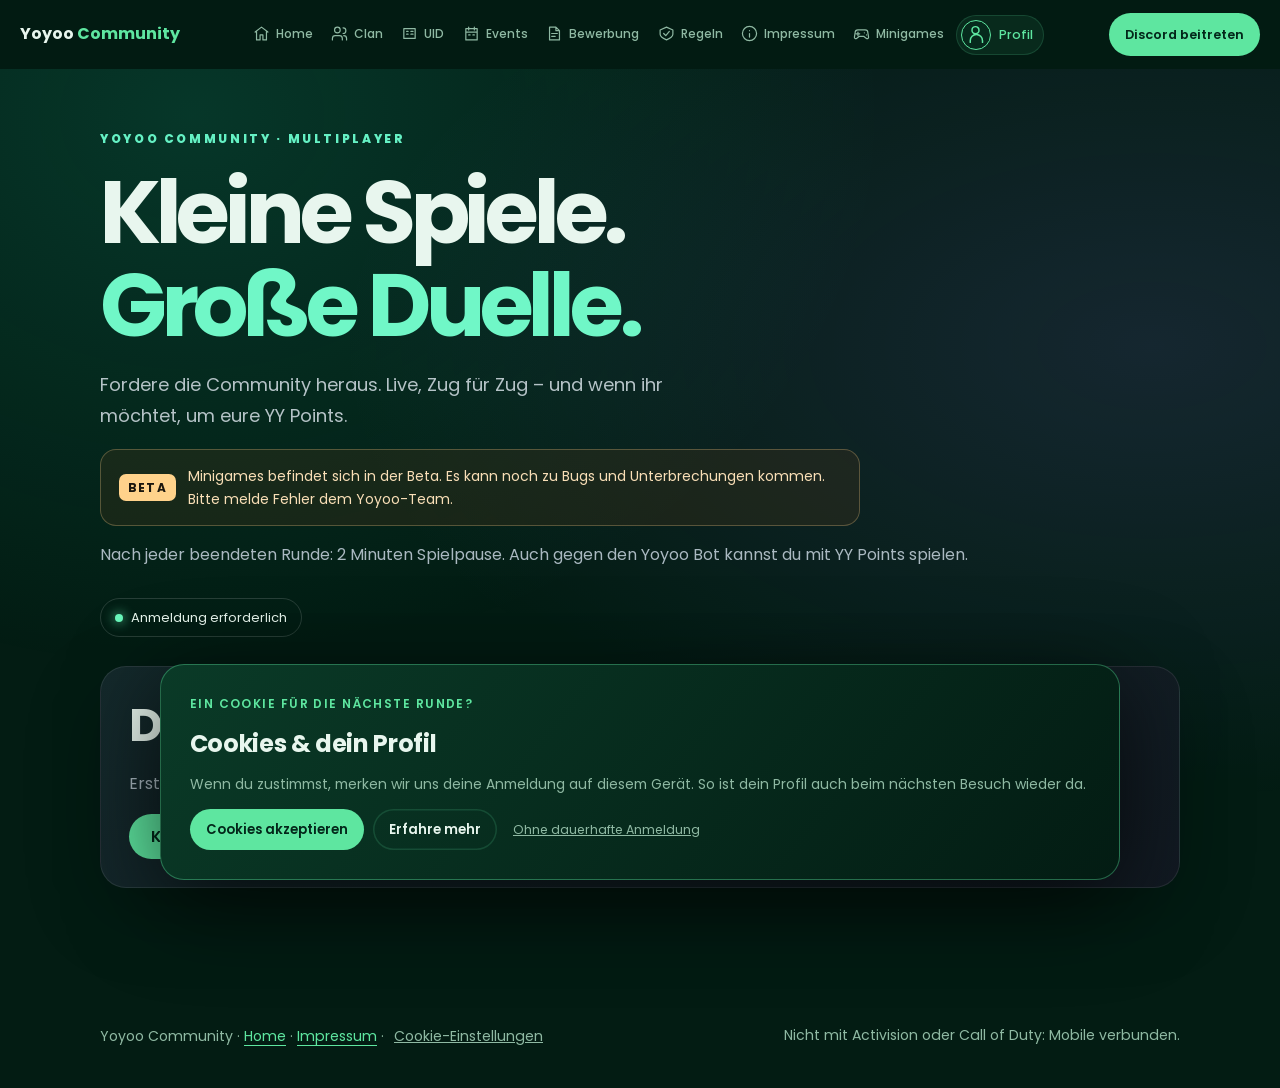
<file: minigames.html>
<!DOCTYPE html>
<html lang="de">
<head>
<meta charset="utf-8">
<meta name="viewport" content="width=device-width, initial-scale=1, viewport-fit=cover">
<title>Minigames – Yoyoo Community</title>
<meta name="description" content="Spiele live Tic Tac Toe gegen die Yoyoo Community. Mit Discord-Konto, Einladungen und YY Points.">
<link rel="icon" type="image/png" sizes="32x32" href="[data-uri]">
<link rel="icon" type="image/png" sizes="64x64" href="[data-uri]">
<link rel="icon" type="image/png" sizes="192x192" href="[data-uri]">
<link rel="shortcut icon" type="image/x-icon" href="[data-uri]">
<link rel="apple-touch-icon" sizes="180x180" href="[data-uri]">
<meta name="theme-color" content="#031c13">
<script>
  document.documentElement.className = "js";
  /* Failsafe: Läuft das Skript nicht sauber durch, bleiben alle Inhalte sichtbar. */
  setTimeout(function () { if (!window.__ready) document.documentElement.classList.remove("js"); }, 2500);
</script>
<link rel="preconnect" href="https://fonts.googleapis.com">
<link rel="preconnect" href="https://fonts.gstatic.com" crossorigin>
<link href="https://fonts.googleapis.com/css2?family=Poppins:wght@400;500;600;700&display=swap" rel="stylesheet">
<link rel="stylesheet" href="website.css?v=20261025-cookie-mobile-1">
<style id="compact-header-critical">@media(max-width:1119px){header.nav .brand,header.nav .discord-link,header.nav .site-legal{display:none!important}header.nav .wrap{padding-block:.45rem!important;gap:0!important}header.nav .wrap>nav{flex:1 1 100%;order:0;min-width:0}header.nav ul{display:flex!important;margin:0;padding:.1rem 0;gap:.2rem;overflow-x:auto}header.nav ul a,header.nav ul .account-nav{white-space:nowrap;font-size:.8rem;padding:.4rem .6rem}}.season-control{position:relative!important;display:flex;justify-content:flex-end;align-items:center;padding:.6rem 0;margin-block:0;min-height:52px;z-index:16}.season-control #hwToggle{position:static!important;inset:auto!important;margin:0!important;transform:none!important;translate:none!important;opacity:1!important;pointer-events:auto!important;max-width:100%}</style><link rel="stylesheet" href="minigames.css?v=20261128-lobby-1"><link rel="stylesheet" href="chess.css?v=20261027-perspektive-sofortzug-1"><link rel="stylesheet" href="winter.css?v=20261031-3"><script src="winter.js?v=20261031-3" defer></script><link rel="stylesheet" href="community-profile.css?v=20261101-mobile-animation-4"></head><body><div class="progress" id="progress" aria-hidden="true"></div><header class="nav"><div class="wrap"><a class="brand" href="index.html">Yoyoo <b>Community</b></a><nav aria-label="Hauptnavigation"><ul><li><a href="index.html">Home</a></li><li><a href="clan.html">Clan</a></li><li><a href="uid.html">UID</a></li><li><a href="events.html">Events</a></li><li><a href="bewerbung.html">Bewerbung</a></li><li><a href="regeln.html">Regeln</a></li><li><a href="impressum.html">Impressum</a></li><li><a href="minigames.html">Minigames</a></li><li><button type="button" class="account-nav" id="account-open" aria-haspopup="dialog" aria-controls="account-dialog">Profil</button></li></ul></nav><a class="btn discord-link" href="https://discord.gg/yoyoo-codm" target="_blank" rel="noopener">Discord beitreten</a></div></header><main class="mg-page" id="minigames-app"><div class="wrap"><div id="mg-hero"><span class="mg-eyebrow">Yoyoo Community · Multiplayer</span>
<h1 class="mg-title">Kleine Spiele.<br><span>Große Duelle.</span></h1><p class="mg-intro">Fordere die Community heraus. Live, Zug für Zug – und wenn ihr möchtet, um eure YY Points.</p>
<p class="mg-beta"><b>BETA</b><span>Minigames befindet sich in der Beta. Es kann noch zu Bugs und Unterbrechungen kommen. Bitte melde Fehler dem Yoyoo-Team.</span></p>
<p class="mg-muted">Nach jeder beendeten Runde: 2 Minuten Spielpause. Auch gegen den Yoyoo Bot kannst du mit YY Points spielen.</p></div><p id="mg-cooldown" class="mg-cooldown" role="status" hidden></p>
<p class="mg-chip"><span class="mg-live"></span><span id="mg-connection" role="status">Verbindung wird hergestellt …</span></p><p class="mg-error" id="mg-error" role="alert" hidden></p>
<section class="mg-panel" id="mg-gate" aria-live="polite"><h2>Dein Profil wird geladen …</h2></section><div id="mg-content" hidden>
<section id="mg-games"><h2>Wähle dein Spiel</h2><button class="mg-game" id="mg-open-game" type="button"><div class="mg-preview" aria-hidden="true"><span>X</span><span>O</span><span></span><span></span><span>X</span><span></span><span>O</span><span></span><span>X</span></div><div><span class="mg-chip">1 gegen 1 · Live</span><h2>Tic Tac Toe</h2><p>Drei in einer Reihe. Ein guter Plan. Wer setzt den entscheidenden Zug?</p><strong>Gegner finden →</strong></div></button><button class="mg-game ch-card" id="mg-open-chess" type="button"><div class="ch-card-art" aria-hidden="true"><span>♜</span><span>♞</span><span>♝</span><span>♚</span><span>♟</span><span>♟</span><span>♟</span><span>♟</span><span></span><span>♙</span><span></span><span></span><span>♖</span><span>♘</span><span>♗</span><span>♔</span></div><div><span class="mg-chip">Schach · Live &amp; Bot</span><h2>Schach</h2><p>Dein nächster Zug verändert alles. Vier Botstufen, echte Duelle und filmreife Schachmomente.</p><strong>Dein Duell starten →</strong></div></button></section>
<section class="mg-panel" id="mg-online" hidden><div class="mg-search-tools"><button type="button" class="btn ghost" id="mg-back-games">← Alle Spiele</button><button type="button" class="btn ghost" id="mg-refresh">Aktualisieren</button></div><p class="mg-muted" id="mg-refresh-status" role="status" aria-live="polite"></p><h2>Dein nächstes Duell wartet</h2><p class="mg-muted"><span class="mg-live"></span><span id="mg-online-count">0 online</span> · mit Discord und Website-Profil</p><div id="mg-online-list"></div></section>
<section class="mg-panel mg-match" id="mg-match" aria-label="Deine Tic-Tac-Toe-Runde" hidden></section></div></div></main><footer><div class="wrap"><span>Yoyoo Community · <a href="index.html">Home</a> · <a href="impressum.html">Impressum</a> · <button class="cookie-settings" type="button">Cookie-Einstellungen</button></span><span>Nicht mit Activision oder Call of Duty: Mobile verbunden.</span></div></footer><script src="website.js" defer></script><dialog class="account-dialog" id="account-dialog" aria-labelledby="account-title">
<button class="account-close" type="button" id="account-close" aria-label="Schließen">×</button>
<h2 id="account-title">Dein Community-Profil</h2>
<div id="account-entry"><h3 class="profile-entry-title">Account erstellen / anmelden</h3><p>Neu dabei? Mit deiner bestätigten E-Mail-Adresse wird dein Konto aktiviert. Du hast schon eines? Melde dich genauso per Code an – ganz ohne Passwort.</p>
<button class="btn" type="button" id="account-discord-login">Mit Discord registrieren / anmelden</button><p>Oder nutze deine E-Mail-Adresse:</p><form id="account-email-form"><label for="account-email">E-Mail-Adresse</label><input id="account-email" type="email" autocomplete="email" maxlength="254" required placeholder="du@beispiel.de"><button class="btn" type="submit">Anmelden per E-Mail-Code</button><p class="account-mail-hint">Keine E-Mail erhalten? Schau bitte auch in deinem Spam-Ordner nach.</p></form></div>
<form id="account-code-form" hidden><p>Prüfe dein Postfach und den Spam-Ordner. Gib den Code aus der E-Mail ein.</p><label for="account-code">Bestätigungscode</label><input id="account-code" type="text" inputmode="numeric" autocomplete="one-time-code" pattern="[0-9]{6,10}" minlength="6" maxlength="10" required><button class="btn" type="submit">Code bestätigen</button><button class="btn ghost" type="button" id="account-resend">Code erneut senden</button><button class="btn ghost" type="button" id="account-change">E-Mail ändern</button></form>
<div id="account-profile" hidden><h3 id="account-greeting">Willkommen in deinem Profil!</h3><form id="account-username-form"><label for="account-username">Benutzername</label><input id="account-username" autocomplete="nickname" minlength="3" maxlength="24" required aria-describedby="username-hint"><p id="username-hint">3–24 Zeichen. Dein Anzeigename muss nicht einzigartig sein.</p><button class="btn" type="submit">Benutzernamen speichern</button></form><p>Du bist angemeldet als <strong id="account-email-display"></strong>.</p><p id="account-discord-status"></p><button class="btn" type="button" id="account-discord-link">Discord verbinden</button><p><a href="uid.html">Meine CODM-UID verwalten</a></p><button class="btn ghost" type="button" id="account-logout">Abmelden</button><p id="account-delete-note">Das Löschen entfernt dein Konto und deinen UID-Eintrag dauerhaft.</p><button class="btn ghost account-delete-btn" type="button" id="account-delete" aria-describedby="account-delete-note">Konto dauerhaft löschen</button></div>
<p id="account-status" role="status" aria-live="polite"></p>
</dialog><script src="cookies.js"></script><script src="account-config.js"></script><script src="supabase.min.js"></script><script src="account.js?v=20261101-profile-1"></script><aside class="cookie-banner" id="cookie-banner" aria-labelledby="cookie-heading" hidden><img src="cookie-soldat.png" alt="Ein Soldat hält einen Teller mit Cookies" class="cookie-character" width="1024" height="1536"><div class="cookie-copy"><span class="community-eyebrow">Ein Cookie für die nächste Runde?</span><h2 id="cookie-heading">Cookies &amp; dein Profil</h2><p>Wenn du zustimmst, merken wir uns deine Anmeldung auf diesem Gerät. So ist dein Profil auch beim nächsten Besuch wieder da.</p><div class="cookie-buttons"><button type="button" class="btn" id="cookie-accept">Cookies akzeptieren</button><button type="button" class="btn ghost" id="cookie-more" aria-controls="cookie-details" aria-expanded="false">Erfahre mehr</button><button type="button" class="cookie-session-only" id="cookie-decline">Ohne dauerhafte Anmeldung</button></div><div id="cookie-details" hidden><h3>Welche Daten speichern wir?</h3><p>Ein Cookie merkt sich deine Auswahl für 180 Tage. Nach deiner Zustimmung speichern wir die Anmeldeschlüssel und deren Ablaufzeit im lokalen Browserspeicher (Local Storage), damit deine Sitzung erneuert werden kann. Deine E-Mail-Adresse und dein Benutzername werden als Teil des Profils zwischengespeichert. Es wird kein Passwort gespeichert.</p><p>Dein Benutzername wird außerdem in deinem Supabase-Konto gespeichert. Ein hochgeladenes Profilbild wird verkleinert in deinem Konto gespeichert und bei der Kontolöschung entfernt. Ohne Zustimmung bleibt die Anmeldung nur in diesem Tab bis zum Schließen des Tabs erhalten. Für die Discord-Anmeldung werden kurzlebige PKCE-Zwischendaten im Tab-Speicher und lokalen Browserspeicher sowie als SameSite-Cookie auf yoyoo-community.com abgelegt. Die Cookie-Kopie läuft nach fünf Minuten ab und wird nach dem Rücksprung entfernt. Nach Verknüpfung wird auch deine Discord-Identität im Profil angezeigt. Bei Veröffentlichung deiner UID werden Discord-Benutzername und UID öffentlich in der UID-Liste gespeichert. Die Website verwendet hierfür keine Werbe- oder Tracking-Cookies.</p><p>Über „Cookie-Einstellungen“ im Footer kannst du deine Auswahl jederzeit ändern. Beim Abmelden löschen wir die gespeicherte Anmeldung auf diesem Gerät. Bei einem Widerruf wird die dauerhafte Speicherung gelöscht; die aktuelle Sitzung bleibt bis zum Neuladen bestehen. Nach dem Schließen des Tabs oder auf anderen Geräten ist eine neue Anmeldung nötig.</p><a href="impressum.html">Kontakt &amp; Impressum</a></div></div></aside><script src="minigames.js?v=20261128-lobby-1" defer></script><script src="community-profile.js?v=20261101-mobile-animation-4"></script></body></html>
</file>
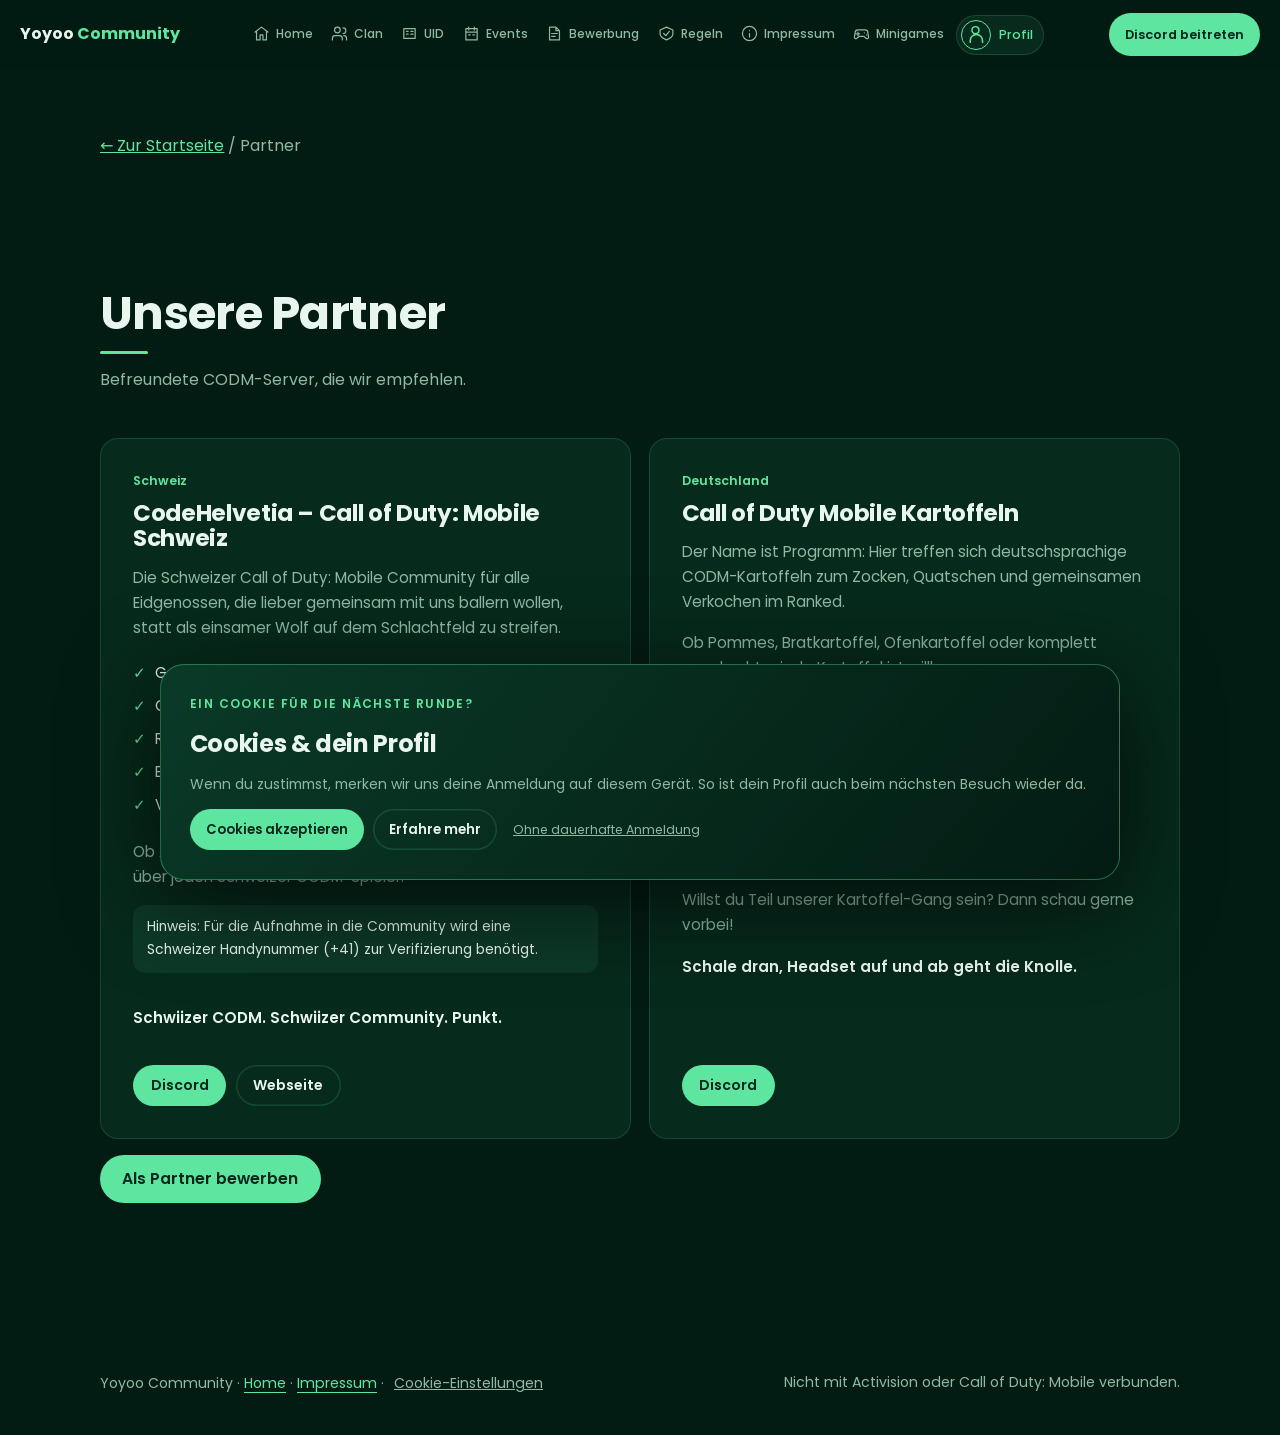
<file: partner.html>
<!DOCTYPE html>
<html lang="de">
<head>
<meta charset="utf-8">
<meta name="viewport" content="width=device-width, initial-scale=1, viewport-fit=cover">
<title>Partner – Yoyoo Community</title>
<meta name="description" content="Die deutsche Call of Duty: Mobile Community auf Discord. Spielersuche, Spieleabende, Events, Yoyoo Bot, VIP und Premium.">
<link rel="icon" type="image/png" sizes="32x32" href="[data-uri]">
<link rel="icon" type="image/png" sizes="64x64" href="[data-uri]">
<link rel="icon" type="image/png" sizes="192x192" href="[data-uri]">
<link rel="shortcut icon" type="image/x-icon" href="[data-uri]">
<link rel="apple-touch-icon" sizes="180x180" href="[data-uri]">
<meta name="theme-color" content="#031c13">
<script>
  document.documentElement.className = "js";
  /* Failsafe: Läuft das Skript nicht sauber durch, bleiben alle Inhalte sichtbar. */
  setTimeout(function () { if (!window.__ready) document.documentElement.classList.remove("js"); }, 2500);
</script>
<link rel="preconnect" href="https://fonts.googleapis.com">
<link rel="preconnect" href="https://fonts.gstatic.com" crossorigin>
<link href="https://fonts.googleapis.com/css2?family=Poppins:wght@400;500;600;700&display=swap" rel="stylesheet">
<link rel="stylesheet" href="website.css?v=20261025-cookie-mobile-1">
<style id="compact-header-critical">@media(max-width:1119px){header.nav .brand,header.nav .discord-link,header.nav .site-legal{display:none!important}header.nav .wrap{padding-block:.45rem!important;gap:0!important}header.nav .wrap>nav{flex:1 1 100%;order:0;min-width:0}header.nav ul{display:flex!important;margin:0;padding:.1rem 0;gap:.2rem;overflow-x:auto}header.nav ul a,header.nav ul .account-nav{white-space:nowrap;font-size:.8rem;padding:.4rem .6rem}}.season-control{position:relative!important;display:flex;justify-content:flex-end;align-items:center;padding:.6rem 0;margin-block:0;min-height:52px;z-index:16}.season-control #hwToggle{position:static!important;inset:auto!important;margin:0!important;transform:none!important;translate:none!important;opacity:1!important;pointer-events:auto!important;max-width:100%}</style><link rel="stylesheet" href="uid.css"><link rel="stylesheet" href="winter.css?v=20261031-3"><script src="winter.js?v=20261031-3" defer></script><link rel="stylesheet" href="community-profile.css?v=20261101-mobile-animation-4"></head><body><div class="progress" id="progress" aria-hidden="true"></div><header class="nav"><div class="wrap"><a class="brand" href="index.html">Yoyoo <b>Community</b></a><nav aria-label="Hauptnavigation"><ul><li><a href="index.html">Home</a></li><li><a href="clan.html">Clan</a></li><li><a href="uid.html">UID</a></li><li><a href="events.html">Events</a></li><li><a href="bewerbung.html">Bewerbung</a></li><li><a href="regeln.html">Regeln</a></li><li><a href="impressum.html">Impressum</a></li><li><a href="minigames.html">Minigames</a></li><li><button type="button" class="account-nav" id="account-open" aria-haspopup="dialog" aria-controls="account-dialog">Profil</button></li></ul></nav><a class="btn discord-link" href="https://discord.gg/yoyoo-codm" target="_blank" rel="noopener">Discord beitreten</a></div></header><main id="top"><div class="subpage-intro wrap"><p><a href="index.html">← Zur Startseite</a> / Partner</p></div><section id="partner">
    <div class="wrap">
      <h2 class="rv" data-rv="blur">Unsere Partner</h2>
      <p class="intro rv" style="--d:120ms">Befreundete CODM-Server, die wir empfehlen.</p>
      <div class="partners">
        <article class="partner spot rv" data-rv="left">
          <span class="kicker">Schweiz</span>
          <h3>CodeHelvetia – Call of Duty: Mobile Schweiz</h3>
          <p>Die Schweizer Call of Duty: Mobile Community für alle Eidgenossen, die lieber gemeinsam mit uns ballern wollen, statt als einsamer Wolf auf dem Schlachtfeld zu streifen.</p>
          <ul>
            <li>Gemeinsam CODM zocken</li>
            <li>Community &amp; Gelaber</li>
            <li>Rank-System &amp; Events</li>
            <li>Eigener CODM-Clan</li>
            <li>Von Schweizern, für Schweizer</li>
          </ul>
          <p>Ob Anfänger, Gelegenheitsspieler oder Tryhard: Wir freuen uns über jeden Schweizer CODM-Spieler.</p>
          <p class="note">Hinweis: Für die Aufnahme in die Community wird eine Schweizer Handynummer (+41) zur Verifizierung benötigt.</p>
          <p class="slogan" style="margin-top:1rem">Schwiizer CODM. Schwiizer Community. Punkt.</p>
          <div class="links">
            <a class="btn" href="https://discord.gg/codehelvetia" target="_blank" rel="noopener">Discord</a>
            <a class="btn ghost" href="https://codehelvetia.ch/" target="_blank" rel="noopener">Webseite</a>
          </div>
        </article>
        <article class="partner spot rv" data-rv="right" style="--d:120ms">
          <span class="kicker">Deutschland</span>
          <h3>Call of Duty Mobile Kartoffeln</h3>
          <p>Der Name ist Programm: Hier treffen sich deutschsprachige CODM-Kartoffeln zum Zocken, Quatschen und gemeinsamen Verkochen im Ranked.</p>
          <p>Ob Pommes, Bratkartoffel, Ofenkartoffel oder komplett ungekocht – jede Kartoffel ist willkommen.</p>
          <p>Bei uns erwartet dich:</p>
          <ul>
            <li>CODM zocken</li>
            <li>Gemeinsam quatschen</li>
            <li>Im Ranked sterben</li>
            <li>Kartoffel sein</li>
          </ul>
          <p>Willst du Teil unserer Kartoffel-Gang sein? Dann schau gerne vorbei!</p>
          <p class="slogan">Schale dran, Headset auf und ab geht die Knolle.</p>
          <div class="links">
            <a class="btn" href="https://discord.gg/call-of-duty-mobile-deutsch-914600837035229205" target="_blank" rel="noopener">Discord</a>
          </div>
        </article>
      </div>

      <p><a class="btn" href="bewerbung.html">Als Partner bewerben</a></p></div></section></main><footer><div class="wrap"><span>Yoyoo Community · <a href="index.html">Home</a> · <a href="impressum.html">Impressum</a> · <button class="cookie-settings" type="button">Cookie-Einstellungen</button></span><span>Nicht mit Activision oder Call of Duty: Mobile verbunden.</span></div></footer><script src="website.js" defer></script><dialog class="account-dialog" id="account-dialog" aria-labelledby="account-title">
<button class="account-close" type="button" id="account-close" aria-label="Schließen">×</button>
<h2 id="account-title">Dein Community-Profil</h2>
<div id="account-entry"><h3 class="profile-entry-title">Account erstellen / anmelden</h3><p>Neu dabei? Mit deiner bestätigten E-Mail-Adresse wird dein Konto aktiviert. Du hast schon eines? Melde dich genauso per Code an – ganz ohne Passwort.</p>
<button class="btn" type="button" id="account-discord-login">Mit Discord registrieren / anmelden</button><p>Oder nutze deine E-Mail-Adresse:</p><form id="account-email-form"><label for="account-email">E-Mail-Adresse</label><input id="account-email" type="email" autocomplete="email" maxlength="254" required placeholder="du@beispiel.de"><button class="btn" type="submit">Anmelden per E-Mail-Code</button><p class="account-mail-hint">Keine E-Mail erhalten? Schau bitte auch in deinem Spam-Ordner nach.</p></form></div>
<form id="account-code-form" hidden><p>Prüfe dein Postfach und den Spam-Ordner. Gib den Code aus der E-Mail ein.</p><label for="account-code">Bestätigungscode</label><input id="account-code" type="text" inputmode="numeric" autocomplete="one-time-code" pattern="[0-9]{6,10}" minlength="6" maxlength="10" required><button class="btn" type="submit">Code bestätigen</button><button class="btn ghost" type="button" id="account-resend">Code erneut senden</button><button class="btn ghost" type="button" id="account-change">E-Mail ändern</button></form>
<div id="account-profile" hidden><h3 id="account-greeting">Willkommen in deinem Profil!</h3><form id="account-username-form"><label for="account-username">Benutzername</label><input id="account-username" autocomplete="nickname" minlength="3" maxlength="24" required aria-describedby="username-hint"><p id="username-hint">3–24 Zeichen. Dein Anzeigename muss nicht einzigartig sein.</p><button class="btn" type="submit">Benutzernamen speichern</button></form><p>Du bist angemeldet als <strong id="account-email-display"></strong>.</p><p id="account-discord-status"></p><button class="btn" type="button" id="account-discord-link">Discord verbinden</button><p><a href="uid.html">Meine CODM-UID verwalten</a></p><button class="btn ghost" type="button" id="account-logout">Abmelden</button><p id="account-delete-note">Das Löschen entfernt dein Konto und deinen UID-Eintrag dauerhaft.</p><button class="btn ghost account-delete-btn" type="button" id="account-delete" aria-describedby="account-delete-note">Konto dauerhaft löschen</button></div>
<p id="account-status" role="status" aria-live="polite"></p>
</dialog><script src="cookies.js"></script><script src="account-config.js"></script><script src="supabase.min.js"></script><script src="account.js?v=20261101-profile-1"></script><aside class="cookie-banner" id="cookie-banner" aria-labelledby="cookie-heading" hidden><img src="cookie-soldat.png" alt="Ein Soldat hält einen Teller mit Cookies" class="cookie-character" width="1024" height="1536"><div class="cookie-copy"><span class="community-eyebrow">Ein Cookie für die nächste Runde?</span><h2 id="cookie-heading">Cookies &amp; dein Profil</h2><p>Wenn du zustimmst, merken wir uns deine Anmeldung auf diesem Gerät. So ist dein Profil auch beim nächsten Besuch wieder da.</p><div class="cookie-buttons"><button type="button" class="btn" id="cookie-accept">Cookies akzeptieren</button><button type="button" class="btn ghost" id="cookie-more" aria-controls="cookie-details" aria-expanded="false">Erfahre mehr</button><button type="button" class="cookie-session-only" id="cookie-decline">Ohne dauerhafte Anmeldung</button></div><div id="cookie-details" hidden><h3>Welche Daten speichern wir?</h3><p>Ein Cookie merkt sich deine Auswahl für 180 Tage. Nach deiner Zustimmung speichern wir die Anmeldeschlüssel und deren Ablaufzeit im lokalen Browserspeicher (Local Storage), damit deine Sitzung erneuert werden kann. Deine E-Mail-Adresse und dein Benutzername werden als Teil des Profils zwischengespeichert. Es wird kein Passwort gespeichert.</p><p>Dein Benutzername wird außerdem in deinem Supabase-Konto gespeichert. Ein hochgeladenes Profilbild wird verkleinert in deinem Konto gespeichert und bei der Kontolöschung entfernt. Ohne Zustimmung bleibt die Anmeldung nur in diesem Tab bis zum Schließen des Tabs erhalten. Für die Discord-Anmeldung werden kurzlebige PKCE-Zwischendaten im Tab-Speicher und lokalen Browserspeicher sowie als SameSite-Cookie auf yoyoo-community.com abgelegt. Die Cookie-Kopie läuft nach fünf Minuten ab und wird nach dem Rücksprung entfernt. Nach Verknüpfung wird auch deine Discord-Identität im Profil angezeigt. Bei Veröffentlichung deiner UID werden Discord-Benutzername und UID öffentlich in der UID-Liste gespeichert. Die Website verwendet hierfür keine Werbe- oder Tracking-Cookies.</p><p>Über „Cookie-Einstellungen“ im Footer kannst du deine Auswahl jederzeit ändern. Beim Abmelden löschen wir die gespeicherte Anmeldung auf diesem Gerät. Bei einem Widerruf wird die dauerhafte Speicherung gelöscht; die aktuelle Sitzung bleibt bis zum Neuladen bestehen. Nach dem Schließen des Tabs oder auf anderen Geräten ist eine neue Anmeldung nötig.</p><a href="impressum.html">Kontakt &amp; Impressum</a></div></div></aside><script src="profile-uid.js?v=profile-options-1"></script><script src="minigames.js?v=20261026-boardfx-3" defer></script><script src="community-profile.js?v=20261101-mobile-animation-4"></script></body></html>
</file>
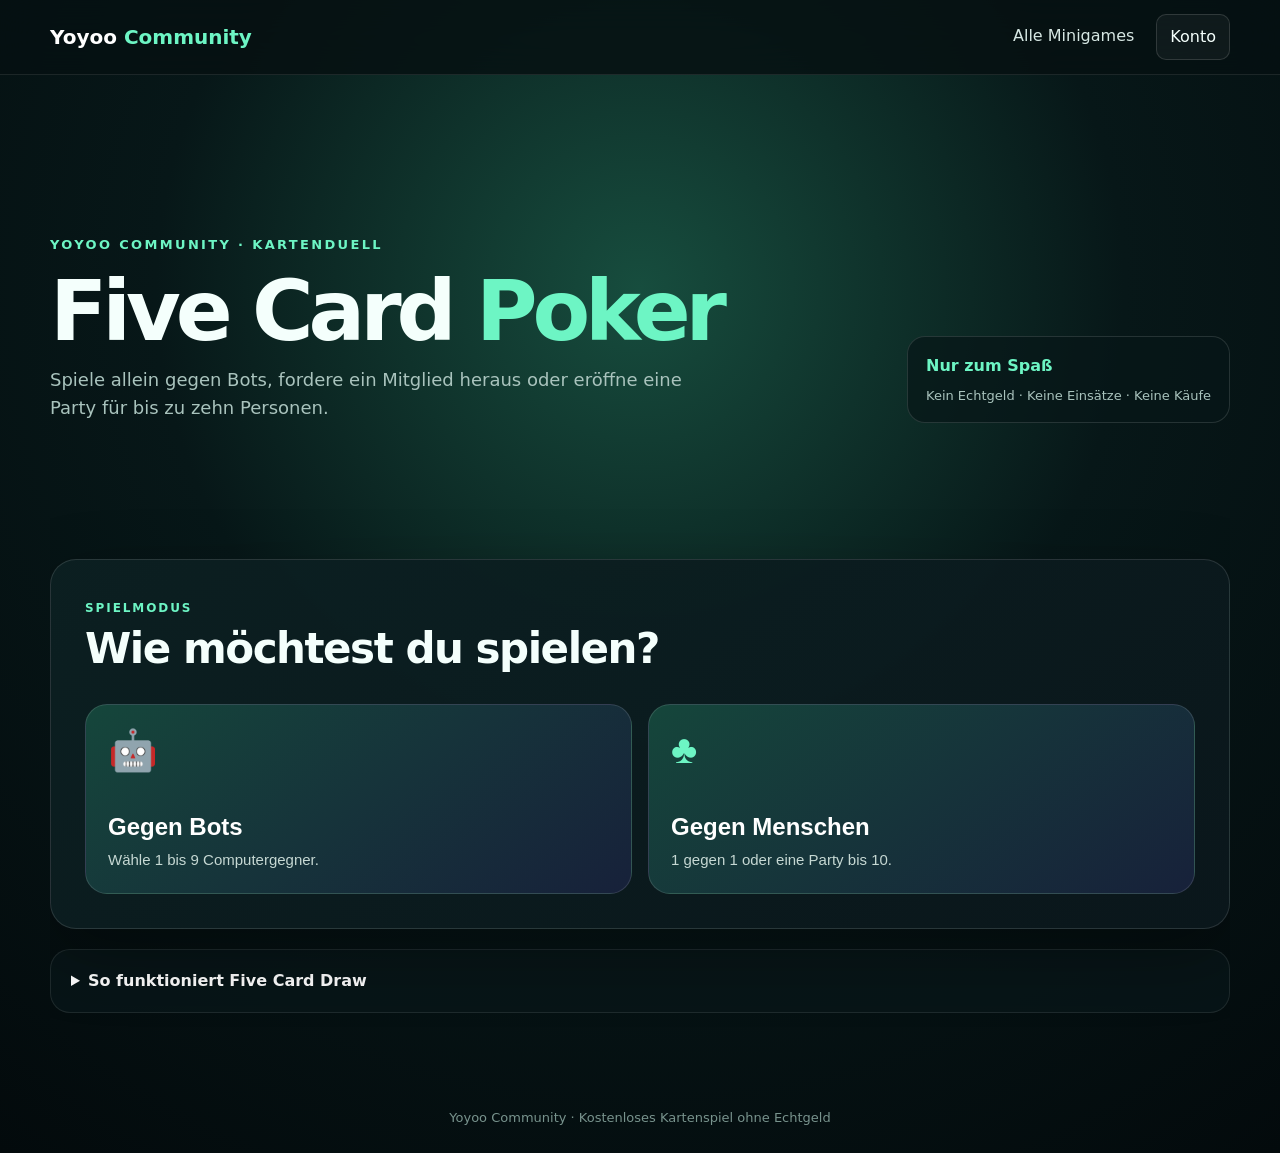
<file: poker.html>
<!doctype html>
<html lang="de">
<head>
  <meta charset="utf-8"><meta name="viewport" content="width=device-width, initial-scale=1">
  <meta name="description" content="Spiele Five Card Draw mit Bots oder gemeinsam mit bis zu zehn Mitgliedern der Yoyoo Community – ohne Echtgeld und Einsätze.">
  <title>Poker – Yoyoo Community</title>
  <link rel="stylesheet" href="website.css"><link rel="stylesheet" href="poker.css?v=20261126-2">
</head>
<body>
  <header class="pk-topbar"><a class="pk-brand" href="index.html">Yoyoo <b>Community</b></a><nav aria-label="Pokernavigation"><a href="minigames.html">Alle Minigames</a><button class="pk-account" id="account-open" type="button">Konto</button></nav></header>
  <main class="pk-page">
    <section class="pk-hero" aria-labelledby="pk-title"><div><span class="pk-eyebrow">Yoyoo Community · Kartenduell</span><h1 id="pk-title">Five Card <span>Poker</span></h1><p>Spiele allein gegen Bots, fordere ein Mitglied heraus oder eröffne eine Party für bis zu zehn Personen.</p></div><div class="pk-safety"><b>Nur zum Spaß</b><span>Kein Echtgeld · Keine Einsätze · Keine Käufe</span></div></section>
    <p class="pk-alert" id="pk-alert" role="status" aria-live="polite" hidden></p>

    <section class="pk-panel pk-mode" id="pk-mode" aria-labelledby="pk-mode-title"><div class="pk-section-head"><div><span class="pk-kicker">Spielmodus</span><h2 id="pk-mode-title">Wie möchtest du spielen?</h2></div></div><div class="pk-choice-grid"><button class="pk-choice" id="pk-choose-bots" type="button"><span class="pk-choice-icon">🤖</span><strong>Gegen Bots</strong><small>Wähle 1 bis 9 Computergegner.</small></button><button class="pk-choice" id="pk-choose-people" type="button"><span class="pk-choice-icon">♣</span><strong>Gegen Menschen</strong><small>1 gegen 1 oder eine Party bis 10.</small></button></div></section>

    <section class="pk-panel" id="pk-bot-setup" hidden aria-labelledby="pk-bot-title"><button class="pk-back" data-back type="button">← Spielmodus</button><div class="pk-section-head"><div><span class="pk-kicker">Bot-Spiel</span><h2 id="pk-bot-title">Wie viele Bots spielen mit?</h2><p>Mit dir können insgesamt bis zu zehn Personen am Tisch sitzen.</p></div></div><form class="pk-setup-form" id="pk-bot-form"><label for="pk-bot-count">Anzahl der Bots</label><select id="pk-bot-count"></select><button class="pk-button" type="submit">Bot-Runde starten</button></form></section>

    <section class="pk-panel" id="pk-human-setup" hidden aria-labelledby="pk-human-title"><button class="pk-back" data-back type="button">← Spielmodus</button><div class="pk-section-head"><div><span class="pk-kicker">Mehrspieler</span><h2 id="pk-human-title">Duell oder Poker-Party?</h2><p>Für Mehrspieler brauchst du ein Website-Konto mit verbundenem Discord.</p></div></div><div class="pk-choice-grid"><button class="pk-choice" id="pk-choose-duel" type="button"><span class="pk-choice-icon">⚔</span><strong>1 gegen 1</strong><small>Online-Person auswählen oder über Discord suchen.</small></button><button class="pk-choice" id="pk-choose-party" type="button"><span class="pk-choice-icon">♦</span><strong>Party erstellen</strong><small>Offene Lobby für 2 bis 10 Spieler.</small></button></div><div class="pk-auth-gate" id="pk-auth-gate" hidden><strong>Anmeldung erforderlich</strong><p id="pk-auth-text">Melde dich an und verbinde Discord, um gemeinsam zu spielen.</p><button class="pk-button" id="pk-auth-open" type="button">Konto öffnen</button></div></section>

    <section class="pk-panel" id="pk-duel-setup" hidden aria-labelledby="pk-duel-title"><button class="pk-back" data-human-back type="button">← Mehrspieler</button><div class="pk-section-head"><div><span class="pk-kicker">1 gegen 1</span><h2 id="pk-duel-title">Finde deinen Gegner</h2><p>Online-Mitglieder können direkt eingeladen werden. Alternativ sucht der Yoyoo Bot auf Discord.</p></div><button class="pk-icon-button" id="pk-refresh-online" type="button" aria-label="Onlineliste aktualisieren">↻</button></div><div class="pk-online-list" id="pk-online-list"></div><div class="pk-discord-box"><div><strong>Niemand Passendes online?</strong><p>Der Bot veröffentlicht eine Suche im Poker-Channel. Über „Spiel beitreten“ gelangt man direkt in deine Lobby.</p></div><button class="pk-button pk-discord" id="pk-find-discord-duel" type="button">Spieler über Discord finden</button></div><div class="pk-invites" id="pk-invites" hidden><h3>Deine Einladungen</h3><div id="pk-invite-list"></div></div></section>

    <section class="pk-panel" id="pk-party-setup" hidden aria-labelledby="pk-party-title"><button class="pk-back" data-human-back type="button">← Mehrspieler</button><div class="pk-section-head"><div><span class="pk-kicker">Poker-Party</span><h2 id="pk-party-title">Erstelle einen Tisch</h2><p>Lege fest, wie viele Personen maximal beitreten können.</p></div></div><form class="pk-setup-form" id="pk-party-form"><label for="pk-party-size">Maximale Spielerzahl</label><select id="pk-party-size"></select><button class="pk-button" type="submit">Party erstellen</button></form></section>

    <section class="pk-panel pk-lobby" id="pk-lobby" hidden aria-labelledby="pk-lobby-title"><div class="pk-section-head"><div><span class="pk-kicker" id="pk-lobby-kind">Poker-Lobby</span><h2 id="pk-lobby-title">Der Tisch füllt sich</h2><p id="pk-lobby-summary"></p></div><span class="pk-code" id="pk-lobby-code"></span></div><div class="pk-member-grid" id="pk-member-list"></div><div class="pk-lobby-actions"><button class="pk-button" id="pk-start-round" type="button">Runde starten</button><button class="pk-button pk-discord" id="pk-find-discord-lobby" type="button">Auf Discord Mitspieler suchen</button><button class="pk-button pk-secondary" id="pk-copy-link" type="button">Einladungslink kopieren</button><button class="pk-button pk-secondary" id="pk-leave-lobby" type="button">Lobby verlassen</button></div><p class="pk-muted">Nur der Host kann starten. Mindestens zwei Personen werden benötigt.</p></section>

    <section class="pk-score" id="pk-score" hidden aria-label="Lokaler Spielstand"><div><span>Spielpunkte</span><strong id="pk-points">0</strong></div><div><span>Siege</span><strong id="pk-wins">0</strong></div><div><span>Runden</span><strong id="pk-rounds">0</strong></div><button class="pk-link-button" id="pk-reset-stats" type="button">Statistik zurücksetzen</button></section>
    <section class="pk-table" id="pk-table" hidden aria-live="polite"><div class="pk-opponents" id="pk-opponents"></div><div class="pk-center"><div class="pk-pot" aria-hidden="true"><span>Y</span></div><p class="pk-status" id="pk-status">Bereit?</p><p class="pk-hint" id="pk-hint">Wähle bis zu drei Karten zum Tauschen.</p></div><div class="pk-player-row pk-you"><div><span class="pk-label">Deine Hand</span><strong id="pk-player-hand-label">Noch keine Karten</strong></div><div class="pk-hand" id="pk-player-hand" aria-label="Deine Karten"></div></div><div class="pk-actions"><button class="pk-button" id="pk-draw" type="button" hidden>Karten tauschen</button><button class="pk-button" id="pk-new-round" type="button" hidden>Neue Runde</button><button class="pk-button pk-secondary" id="pk-exit-game" type="button">Tisch verlassen</button></div></section>

    <details class="pk-rules"><summary>So funktioniert Five Card Draw</summary><ol><li>Alle erhalten fünf Karten.</li><li>Jede Person darf einmal bis zu drei Karten tauschen oder ihre Hand behalten.</li><li>Wenn alle fertig sind, werden die Hände aufgedeckt und verglichen.</li><li>Bot-Siege geben 3 lokale Spielpunkte, Unentschieden 1 Punkt. Mehrspieler hat keine Einsätze.</li></ol><p>Reihenfolge: Royal Flush, Straight Flush, Vierling, Full House, Flush, Straße, Drilling, zwei Paare, Paar, höchste Karte.</p></details>
  </main>
  <footer class="pk-footer">Yoyoo Community · Kostenloses Kartenspiel ohne Echtgeld</footer>

  <dialog class="account-dialog" id="account-dialog" aria-labelledby="account-title"><button class="account-close" type="button" id="account-close" aria-label="Schließen">×</button><h2 id="account-title">Dein Community-Profil</h2><div id="account-entry"><h3 class="profile-entry-title">Account erstellen / anmelden</h3><p>Neu dabei? Mit deiner bestätigten E-Mail-Adresse wird dein Konto aktiviert. Du hast schon eines? Melde dich genauso per Code an – ganz ohne Passwort.</p><button class="btn" type="button" id="account-discord-login">Mit Discord registrieren / anmelden</button><p>Oder nutze deine E-Mail-Adresse:</p><form id="account-email-form"><label for="account-email">E-Mail-Adresse</label><input id="account-email" type="email" autocomplete="email" maxlength="254" required placeholder="du@beispiel.de"><button class="btn" type="submit">Anmelden per E-Mail-Code</button><p class="account-mail-hint">Keine E-Mail erhalten? Schau bitte auch in deinem Spam-Ordner nach.</p></form></div><form id="account-code-form" hidden><p>Prüfe dein Postfach und den Spam-Ordner. Gib den Code aus der E-Mail ein.</p><label for="account-code">Bestätigungscode</label><input id="account-code" type="text" inputmode="numeric" autocomplete="one-time-code" pattern="[0-9]{6,10}" minlength="6" maxlength="10" required><button class="btn" type="submit">Code bestätigen</button><button class="btn ghost" type="button" id="account-resend">Code erneut senden</button><button class="btn ghost" type="button" id="account-change">E-Mail ändern</button></form><div id="account-profile" hidden><h3 id="account-greeting">Willkommen in deinem Profil!</h3><form id="account-username-form"><label for="account-username">Benutzername</label><input id="account-username" autocomplete="nickname" minlength="3" maxlength="24" required aria-describedby="username-hint"><p id="username-hint">3–24 Zeichen. Dein Anzeigename muss nicht einzigartig sein.</p><button class="btn" type="submit">Benutzernamen speichern</button></form><p>Du bist angemeldet als <strong id="account-email-display"></strong>.</p><p id="account-discord-status"></p><button class="btn" type="button" id="account-discord-link">Discord verbinden</button><p><a href="uid.html">Meine CODM-UID verwalten</a></p><button class="btn ghost" type="button" id="account-logout">Abmelden</button><p id="account-delete-note">Das Löschen entfernt dein Konto und deinen UID-Eintrag dauerhaft.</p><button class="btn ghost account-delete-btn" type="button" id="account-delete" aria-describedby="account-delete-note">Konto dauerhaft löschen</button></div><p id="account-status" role="status" aria-live="polite"></p></dialog>
  <script src="website.js" defer></script><script src="account-config.js" defer></script><script src="supabase.min.js" defer></script><script src="account.js?v=20261126-1" defer></script><script src="poker.js?v=20261126-2" defer></script>
</body></html>
</file>
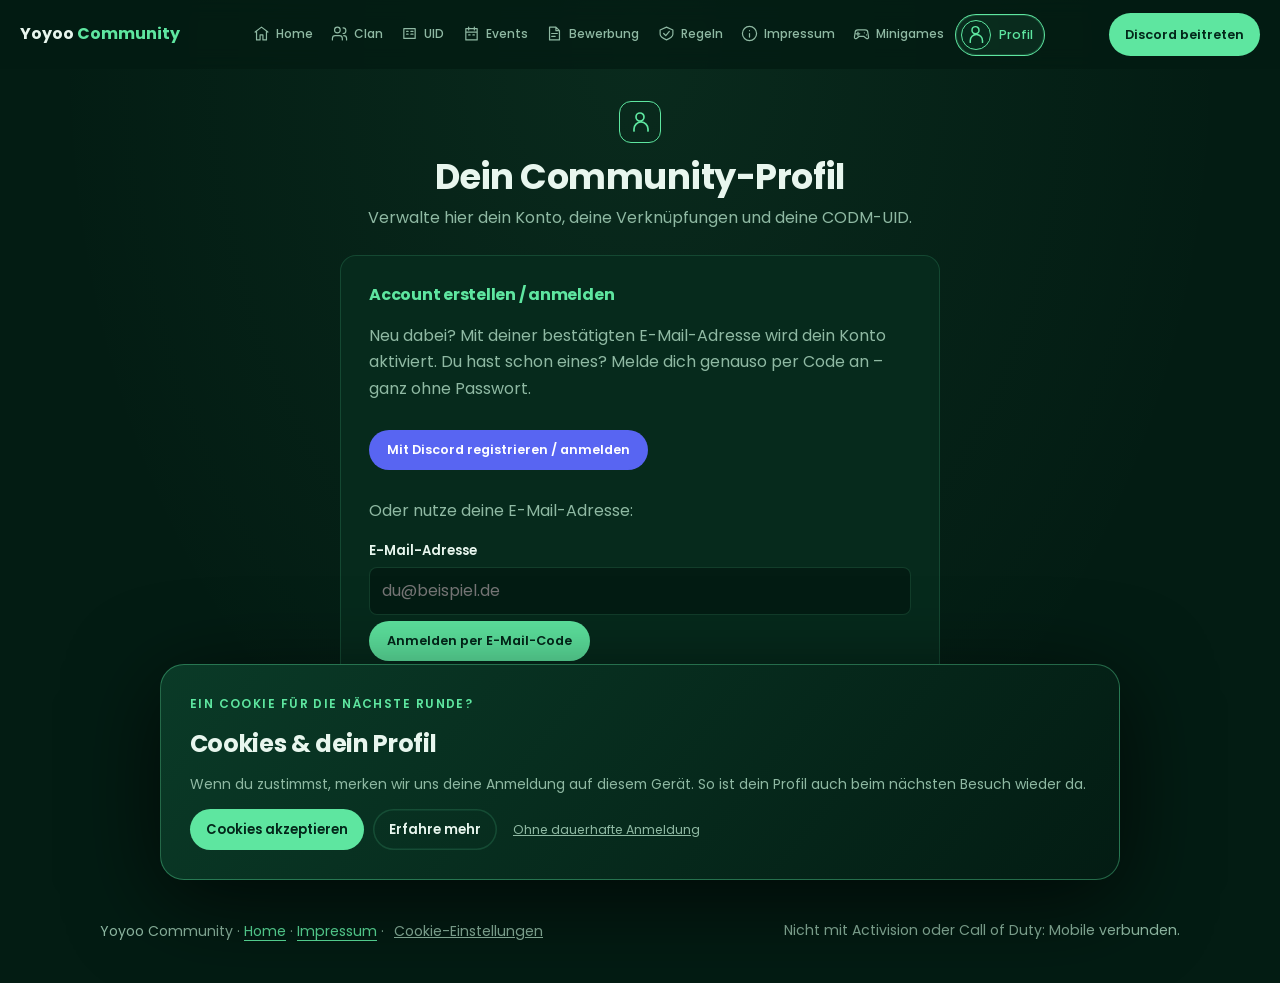
<file: profil.html>
<!DOCTYPE html>
<html lang="de">
<head>
<meta charset="utf-8">
<meta name="viewport" content="width=device-width, initial-scale=1, viewport-fit=cover">
<title>Profil – Yoyoo Community</title>
<meta name="description" content="Die deutsche Call of Duty: Mobile Community auf Discord. Spielersuche, Spieleabende, Events, Yoyoo Bot, VIP und Premium.">
<link rel="icon" type="image/png" sizes="32x32" href="[data-uri]">
<link rel="icon" type="image/png" sizes="64x64" href="[data-uri]">
<link rel="icon" type="image/png" sizes="192x192" href="[data-uri]">
<link rel="shortcut icon" type="image/x-icon" href="[data-uri]">
<link rel="apple-touch-icon" sizes="180x180" href="[data-uri]">
<meta name="theme-color" content="#031c13">
<script>
  document.documentElement.className = "js";
  /* Failsafe: Läuft das Skript nicht sauber durch, bleiben alle Inhalte sichtbar. */
  setTimeout(function () { if (!window.__ready) document.documentElement.classList.remove("js"); }, 2500);
</script>
<link rel="preconnect" href="https://fonts.googleapis.com">
<link rel="preconnect" href="https://fonts.gstatic.com" crossorigin>
<link href="https://fonts.googleapis.com/css2?family=Poppins:wght@400;500;600;700&display=swap" rel="stylesheet">
<link rel="stylesheet" href="website.css?v=20261025-cookie-mobile-1">
<style id="compact-header-critical">@media(max-width:1119px){header.nav .brand,header.nav .discord-link,header.nav .site-legal{display:none!important}header.nav .wrap{padding-block:.45rem!important;gap:0!important}header.nav .wrap>nav{flex:1 1 100%;order:0;min-width:0}header.nav ul{display:flex!important;margin:0;padding:.1rem 0;gap:.2rem;overflow-x:auto}header.nav ul a,header.nav ul .account-nav{white-space:nowrap;font-size:.8rem;padding:.4rem .6rem}}.season-control{position:relative!important;display:flex;justify-content:flex-end;align-items:center;padding:.6rem 0;margin-block:0;min-height:52px;z-index:16}.season-control #hwToggle{position:static!important;inset:auto!important;margin:0!important;transform:none!important;translate:none!important;opacity:1!important;pointer-events:auto!important;max-width:100%}</style><link rel="stylesheet" href="uid.css"><link rel="stylesheet" href="winter.css?v=20261031-3"><script src="winter.js?v=20261031-3" defer></script><link rel="stylesheet" href="community-profile.css?v=20261101-mobile-animation-4"></head><body class="community-profile-page"><div class="progress" id="progress" aria-hidden="true"></div><header class="nav"><div class="wrap"><a class="brand" href="index.html">Yoyoo <b>Community</b></a><nav aria-label="Hauptnavigation"><ul><li><a href="index.html">Home</a></li><li><a href="clan.html">Clan</a></li><li><a href="uid.html">UID</a></li><li><a href="events.html">Events</a></li><li><a href="bewerbung.html">Bewerbung</a></li><li><a href="regeln.html">Regeln</a></li><li><a href="impressum.html">Impressum</a></li><li><a href="minigames.html">Minigames</a></li><li><button type="button" class="account-nav" id="account-open" aria-haspopup="dialog" aria-controls="account-dialog">Profil</button></li></ul></nav><a class="btn discord-link" href="https://discord.gg/yoyoo-codm" target="_blank" rel="noopener">Discord beitreten</a></div></header><main id="top"><div class="subpage-intro wrap"><p><a href="index.html">← Zur Startseite</a> / Profil</p></div><section class="profile-page"><div class="wrap"><h1>Dein Community-Profil</h1><p>Melde dich an oder erstelle dein Konto per E-Mail-Code. Wenn du bereits angemeldet bist, kannst du hier deinen Benutzernamen bearbeiten.</p><button type="button" class="btn" id="profile-start">Account erstellen / anmelden</button></div></section></main><footer><div class="wrap"><span>Yoyoo Community · <a href="index.html">Home</a> · <a href="impressum.html">Impressum</a> · <button class="cookie-settings" type="button">Cookie-Einstellungen</button></span><span>Nicht mit Activision oder Call of Duty: Mobile verbunden.</span></div></footer><script src="website.js" defer></script><dialog class="account-dialog" id="account-dialog" aria-labelledby="account-title">
<button class="account-close" type="button" id="account-close" aria-label="Schließen">×</button>
<h2 id="account-title">Dein Community-Profil</h2>
<div id="account-entry"><h3 class="profile-entry-title">Account erstellen / anmelden</h3><p>Neu dabei? Mit deiner bestätigten E-Mail-Adresse wird dein Konto aktiviert. Du hast schon eines? Melde dich genauso per Code an – ganz ohne Passwort.</p>
<button class="btn" type="button" id="account-discord-login">Mit Discord registrieren / anmelden</button><p>Oder nutze deine E-Mail-Adresse:</p><form id="account-email-form"><label for="account-email">E-Mail-Adresse</label><input id="account-email" type="email" autocomplete="email" maxlength="254" required placeholder="du@beispiel.de"><button class="btn" type="submit">Anmelden per E-Mail-Code</button><p class="account-mail-hint">Keine E-Mail erhalten? Schau bitte auch in deinem Spam-Ordner nach.</p></form></div>
<form id="account-code-form" hidden><p>Prüfe dein Postfach und den Spam-Ordner. Gib den Code aus der E-Mail ein.</p><label for="account-code">Bestätigungscode</label><input id="account-code" type="text" inputmode="numeric" autocomplete="one-time-code" pattern="[0-9]{6,10}" minlength="6" maxlength="10" required><button class="btn" type="submit">Code bestätigen</button><button class="btn ghost" type="button" id="account-resend">Code erneut senden</button><button class="btn ghost" type="button" id="account-change">E-Mail ändern</button></form>
<div id="account-profile" hidden><h3 id="account-greeting">Willkommen in deinem Profil!</h3><form id="account-username-form"><label for="account-username">Benutzername</label><input id="account-username" autocomplete="nickname" minlength="3" maxlength="24" required aria-describedby="username-hint"><p id="username-hint">3–24 Zeichen. Dein Anzeigename muss nicht einzigartig sein.</p><button class="btn" type="submit">Benutzernamen speichern</button></form><p>Du bist angemeldet als <strong id="account-email-display"></strong>.</p><p id="account-discord-status"></p><button class="btn" type="button" id="account-discord-link">Discord verbinden</button><p><a href="uid.html">Meine CODM-UID verwalten</a></p><button class="btn ghost" type="button" id="account-logout">Abmelden</button><p id="account-delete-note">Das Löschen entfernt dein Konto und deinen UID-Eintrag dauerhaft.</p><button class="btn ghost account-delete-btn" type="button" id="account-delete" aria-describedby="account-delete-note">Konto dauerhaft löschen</button></div>
<p id="account-status" role="status" aria-live="polite"></p>
</dialog><script src="cookies.js"></script><script src="account-config.js"></script><script src="supabase.min.js"></script><script src="account.js?v=20261101-profile-1"></script><aside class="cookie-banner" id="cookie-banner" aria-labelledby="cookie-heading" hidden><img src="cookie-soldat.png" alt="Ein Soldat hält einen Teller mit Cookies" class="cookie-character" width="1024" height="1536"><div class="cookie-copy"><span class="community-eyebrow">Ein Cookie für die nächste Runde?</span><h2 id="cookie-heading">Cookies &amp; dein Profil</h2><p>Wenn du zustimmst, merken wir uns deine Anmeldung auf diesem Gerät. So ist dein Profil auch beim nächsten Besuch wieder da.</p><div class="cookie-buttons"><button type="button" class="btn" id="cookie-accept">Cookies akzeptieren</button><button type="button" class="btn ghost" id="cookie-more" aria-controls="cookie-details" aria-expanded="false">Erfahre mehr</button><button type="button" class="cookie-session-only" id="cookie-decline">Ohne dauerhafte Anmeldung</button></div><div id="cookie-details" hidden><h3>Welche Daten speichern wir?</h3><p>Ein Cookie merkt sich deine Auswahl für 180 Tage. Nach deiner Zustimmung speichern wir die Anmeldeschlüssel und deren Ablaufzeit im lokalen Browserspeicher (Local Storage), damit deine Sitzung erneuert werden kann. Deine E-Mail-Adresse und dein Benutzername werden als Teil des Profils zwischengespeichert. Es wird kein Passwort gespeichert.</p><p>Dein Benutzername wird außerdem in deinem Supabase-Konto gespeichert. Ein hochgeladenes Profilbild wird verkleinert in deinem Konto gespeichert und bei der Kontolöschung entfernt. Ohne Zustimmung bleibt die Anmeldung nur in diesem Tab bis zum Schließen des Tabs erhalten. Für die Discord-Anmeldung werden kurzlebige PKCE-Zwischendaten im Tab-Speicher und lokalen Browserspeicher sowie als SameSite-Cookie auf yoyoo-community.com abgelegt. Die Cookie-Kopie läuft nach fünf Minuten ab und wird nach dem Rücksprung entfernt. Nach Verknüpfung wird auch deine Discord-Identität im Profil angezeigt. Bei Veröffentlichung deiner UID werden Discord-Benutzername und UID öffentlich in der UID-Liste gespeichert. Die Website verwendet hierfür keine Werbe- oder Tracking-Cookies.</p><p>Über „Cookie-Einstellungen“ im Footer kannst du deine Auswahl jederzeit ändern. Beim Abmelden löschen wir die gespeicherte Anmeldung auf diesem Gerät. Bei einem Widerruf wird die dauerhafte Speicherung gelöscht; die aktuelle Sitzung bleibt bis zum Neuladen bestehen. Nach dem Schließen des Tabs oder auf anderen Geräten ist eine neue Anmeldung nötig.</p><a href="impressum.html">Kontakt &amp; Impressum</a></div></div></aside><script src="profile-uid.js?v=profile-options-1"></script><script src="minigames.js?v=20261026-boardfx-3" defer></script><script src="community-profile.js?v=20261101-mobile-animation-4"></script></body></html>
</file>
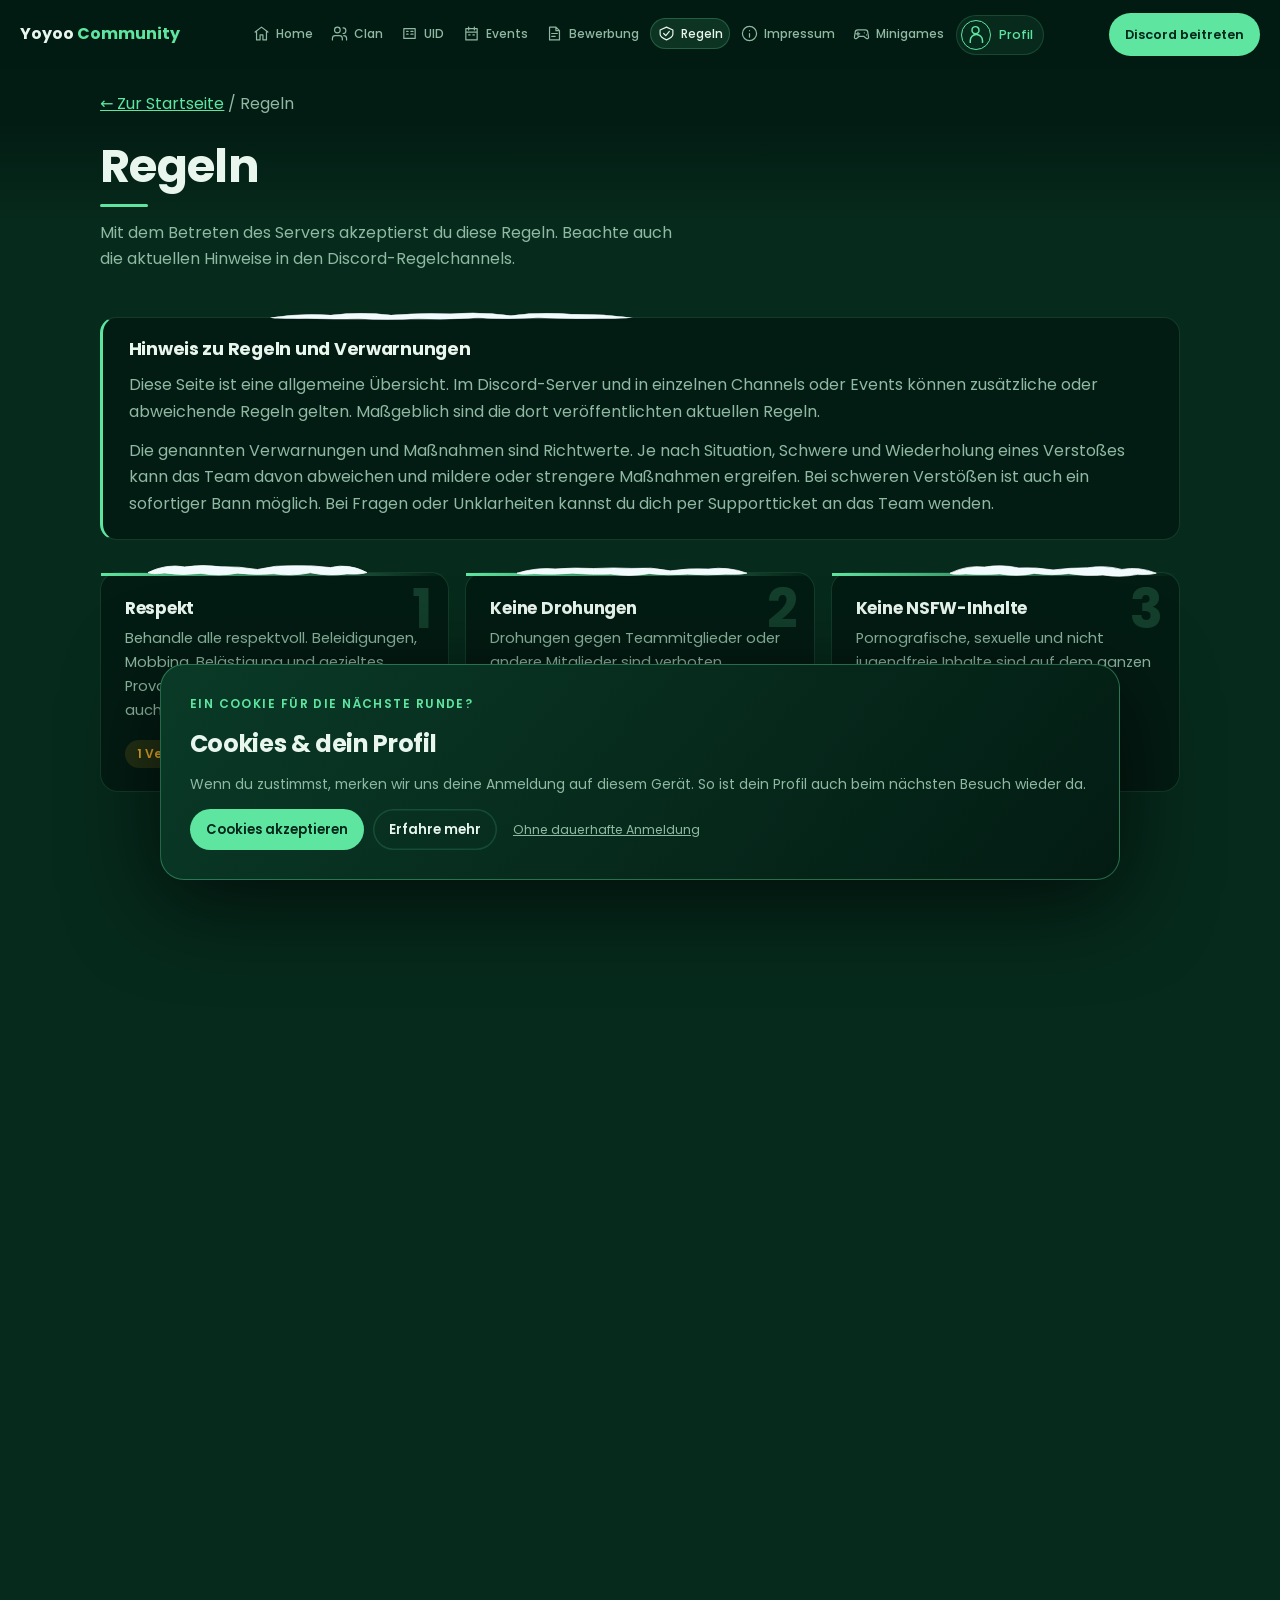
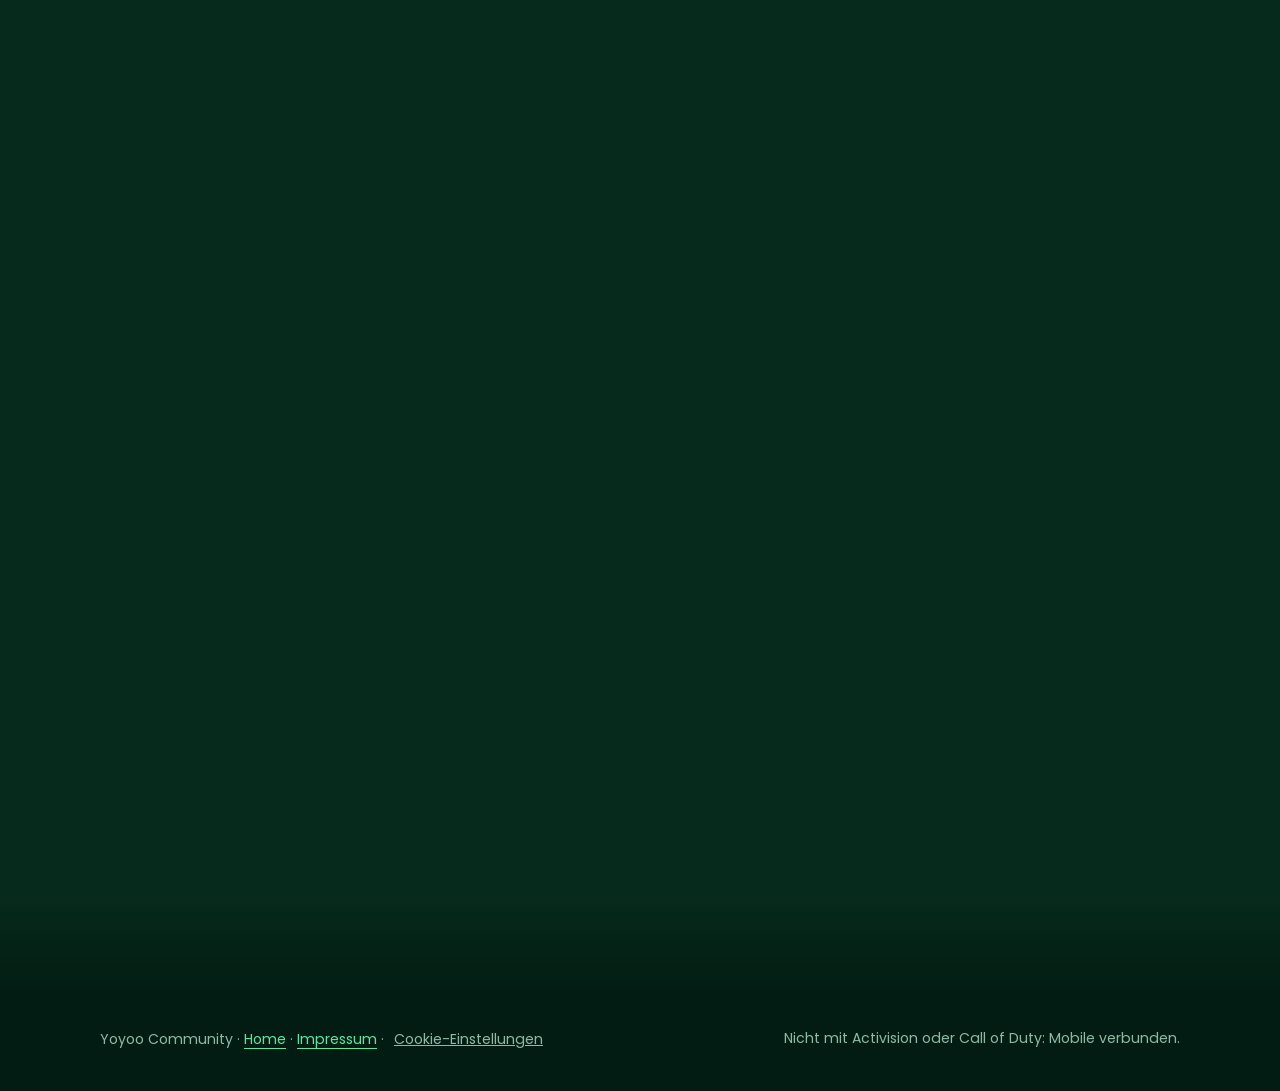
<file: regeln.html>
<!DOCTYPE html>
<html lang="de">
<head>
<meta charset="utf-8">
<meta name="viewport" content="width=device-width, initial-scale=1, viewport-fit=cover">
<title>Regeln – Yoyoo Community</title>
<meta name="description" content="Die deutsche Call of Duty: Mobile Community auf Discord. Spielersuche, Spieleabende, Events, Yoyoo Bot, VIP und Premium.">
<link rel="icon" type="image/png" sizes="32x32" href="[data-uri]">
<link rel="icon" type="image/png" sizes="64x64" href="[data-uri]">
<link rel="icon" type="image/png" sizes="192x192" href="[data-uri]">
<link rel="shortcut icon" type="image/x-icon" href="[data-uri]">
<link rel="apple-touch-icon" sizes="180x180" href="[data-uri]">
<meta name="theme-color" content="#031c13">
<script>
  document.documentElement.className = "js";
  /* Failsafe: Läuft das Skript nicht sauber durch, bleiben alle Inhalte sichtbar. */
  setTimeout(function () { if (!window.__ready) document.documentElement.classList.remove("js"); }, 2500);
</script>
<link rel="preconnect" href="https://fonts.googleapis.com">
<link rel="preconnect" href="https://fonts.gstatic.com" crossorigin>
<link href="https://fonts.googleapis.com/css2?family=Poppins:wght@400;500;600;700&display=swap" rel="stylesheet">
<link rel="stylesheet" href="website.css?v=20261025-cookie-mobile-1">
<style id="compact-header-critical">@media(max-width:1119px){header.nav .brand,header.nav .discord-link,header.nav .site-legal{display:none!important}header.nav .wrap{padding-block:.45rem!important;gap:0!important}header.nav .wrap>nav{flex:1 1 100%;order:0;min-width:0}header.nav ul{display:flex!important;margin:0;padding:.1rem 0;gap:.2rem;overflow-x:auto}header.nav ul a,header.nav ul .account-nav{white-space:nowrap;font-size:.8rem;padding:.4rem .6rem}}.season-control{position:relative!important;display:flex;justify-content:flex-end;align-items:center;padding:.6rem 0;margin-block:0;min-height:52px;z-index:16}.season-control #hwToggle{position:static!important;inset:auto!important;margin:0!important;transform:none!important;translate:none!important;opacity:1!important;pointer-events:auto!important;max-width:100%}</style><link rel="stylesheet" href="uid.css"><link rel="stylesheet" href="winter.css?v=20261031-3"><script src="winter.js?v=20261031-3" defer></script><link rel="stylesheet" href="community-profile.css?v=20261101-mobile-animation-4"></head><body><div class="progress" id="progress" aria-hidden="true"></div><header class="nav"><div class="wrap"><a class="brand" href="index.html">Yoyoo <b>Community</b></a><nav aria-label="Hauptnavigation"><ul><li><a href="index.html">Home</a></li><li><a href="clan.html">Clan</a></li><li><a href="uid.html">UID</a></li><li><a href="events.html">Events</a></li><li><a href="bewerbung.html">Bewerbung</a></li><li><a href="regeln.html" class="on" aria-current="page">Regeln</a></li><li><a href="impressum.html">Impressum</a></li><li><a href="minigames.html">Minigames</a></li><li><button type="button" class="account-nav" id="account-open" aria-haspopup="dialog" aria-controls="account-dialog">Profil</button></li></ul></nav><a class="btn discord-link" href="https://discord.gg/yoyoo-codm" target="_blank" rel="noopener">Discord beitreten</a></div></header><main id="top"><div class="subpage-intro wrap"><p><a href="index.html">← Zur Startseite</a> / Regeln</p></div><section id="regeln" class="alt">
    <div class="wrap">
      <h2 class="rv" data-rv="blur">Regeln</h2>
      <p class="intro rv" style="--d:120ms">Mit dem Betreten des Servers akzeptierst du diese Regeln. Beachte auch die aktuellen Hinweise in den Discord-Regelchannels.</p>
      <aside class="rules-notice spot rv" aria-labelledby="rules-notice-title"><h3 id="rules-notice-title">Hinweis zu Regeln und Verwarnungen</h3><p>Diese Seite ist eine allgemeine Übersicht. Im Discord-Server und in einzelnen Channels oder Events können zusätzliche oder abweichende Regeln gelten. Maßgeblich sind die dort veröffentlichten aktuellen Regeln.</p><p>Die genannten Verwarnungen und Maßnahmen sind Richtwerte. Je nach Situation, Schwere und Wiederholung eines Verstoßes kann das Team davon abweichen und mildere oder strengere Maßnahmen ergreifen. Bei schweren Verstößen ist auch ein sofortiger Bann möglich. Bei Fragen oder Unklarheiten kannst du dich per Supportticket an das Team wenden.</p></aside><div class="rules">
        <article class="rule spot rv" data-rv="pop" data-repeat>
          <span class="num" aria-hidden="true">1</span>
          <h3><span class="sr">Regel 1: </span>Respekt</h3>
          <p>Behandle alle respektvoll. Beleidigungen, Mobbing, Belästigung und gezieltes Provozieren sind verboten. Dazu gehört auch das Verhalten auf anderen Servern.</p>
          <span class="pen w1"><span class="sr">Strafe: </span>1 Verwarnung</span>
        </article>
        <article class="rule spot rv" data-rv="pop" data-repeat>
          <span class="num" aria-hidden="true">2</span>
          <h3><span class="sr">Regel 2: </span>Keine Drohungen</h3>
          <p>Drohungen gegen Teammitglieder oder andere Mitglieder sind verboten.</p>
          <span class="pen w2"><span class="sr">Strafe: </span>2 Verwarnungen</span>
        </article>
        <article class="rule spot rv" data-rv="pop" data-repeat>
          <span class="num" aria-hidden="true">3</span>
          <h3><span class="sr">Regel 3: </span>Keine NSFW-Inhalte</h3>
          <p>Pornografische, sexuelle und nicht jugendfreie Inhalte sind auf dem ganzen Server verboten.</p>
          <span class="pen ban"><span class="sr">Strafe: </span>Permanenter Bann</span>
        </article>
        <article class="rule spot rv" data-rv="pop" data-repeat>
          <span class="num" aria-hidden="true">4</span>
          <h3><span class="sr">Regel 4: </span>Keine illegalen Inhalte</h3>
          <p>Illegale Inhalte oder Aktivitäten dürfen weder geteilt, angeboten noch beworben werden.</p>
          <span class="pen var"><span class="sr">Strafe: </span>Je nach Schwere bis zum permanenten Bann</span>
        </article>
        <article class="rule spot rv" data-rv="pop" data-repeat>
          <span class="num" aria-hidden="true">5</span>
          <h3><span class="sr">Regel 5: </span>Kein Scamming, keine Schadsoftware</h3>
          <p>Betrug, Phishing, Fake-Gewinnspiele und Account-Diebstahl sowie Viren, Malware und schädliche Dateien sind streng verboten.</p>
          <span class="pen ban"><span class="sr">Strafe: </span>Permanenter Bann</span>
        </article>
        <article class="rule spot rv" data-rv="pop" data-repeat>
          <span class="num" aria-hidden="true">6</span>
          <h3><span class="sr">Regel 6: </span>Kein Spam, keine Werbung</h3>
          <p>Spam, Nachrichtenfluten, unnötiges Pingen und Mass-Mentions sind verboten. Werbung für Server, Social-Media-Accounts, Webseiten oder Produkte nur mit Erlaubnis des Teams.</p>
          <span class="pen w1"><span class="sr">Strafe: </span>1 Verwarnung</span>
        </article>
        <article class="rule spot rv" data-rv="pop" data-repeat>
          <span class="num" aria-hidden="true">7</span>
          <h3><span class="sr">Regel 7: </span>Keine privaten Daten</h3>
          <p>Veröffentliche keine persönlichen Daten von dir oder anderen, z. B. Adressen, Telefonnummern, Passwörter oder private Bilder.</p>
          <span class="pen w2"><span class="sr">Strafe: </span>2 Verwarnungen</span>
        </article>
        <article class="rule spot rv" data-rv="pop" data-repeat>
          <span class="num" aria-hidden="true">8</span>
          <h3><span class="sr">Regel 8: </span>Keine Cheats oder Hacks</h3>
          <p>Cheats, Hacks und andere unerlaubte CODM-Tools dürfen nicht beworben, verteilt oder angeboten werden.</p>
          <span class="pen w2"><span class="sr">Strafe: </span>2 Verwarnungen</span>
        </article>
        <article class="rule spot rv" data-rv="pop" data-repeat>
          <span class="num" aria-hidden="true">9</span>
          <h3><span class="sr">Regel 9: </span>Keine Accounts, keine falschen Meldungen</h3>
          <p>CODM- und andere Accounts dürfen nicht verkauft oder angeboten werden. Das Ticketsystem darf nicht genutzt werden, um andere absichtlich falsch zu beschuldigen oder zu schikanieren.</p>
          <span class="pen w1"><span class="sr">Strafe: </span>1 Verwarnung</span>
        </article>
        <article class="rule spot rv" data-rv="pop" data-repeat>
          <span class="num" aria-hidden="true">10</span>
          <h3><span class="sr">Regel 10: </span>Respekt gegenüber dem Team</h3>
          <p>Anweisungen von Moderatoren und Administratoren sind zu befolgen. Beleidigungen oder respektloses Verhalten gegenüber Teammitgliedern werden besonders streng bestraft.</p>
          <span class="pen w2"><span class="sr">Strafe: </span>2 Verwarnungen</span>
        </article>
        <article class="rule spot rv" data-rv="pop" data-repeat>
          <span class="num" aria-hidden="true">11</span>
          <h3><span class="sr">Regel 11: </span>Keine Umgehung von Sanktionen</h3>
          <p>Banns, Timeouts und andere Sanktionen dürfen nicht durch Zweitaccounts oder andere Methoden umgangen werden.</p>
          <span class="pen ban"><span class="sr">Strafe: </span>Permanenter Bann</span>
        </article>
        <article class="rule spot rv" data-rv="pop" data-repeat>
          <span class="num" aria-hidden="true">12</span>
          <h3><span class="sr">Regel 12: </span>Melden und Menschenverstand</h3>
          <p>Regelverstöße meldest du per Ticket dem Team. Nicht jede Situation steht in den Regeln: Verhalte dich fair und respektvoll und nutze deinen gesunden Menschenverstand.</p>
          <span class="pen var"><span class="sr">Strafe: </span>Je nach Situation</span>
        </article>
<article class="rule spot rv" data-rv="pop" data-repeat><span class="num" aria-hidden="true">13</span><h3><span class="sr">Regel 13: </span>Passende Channels nutzen</h3><p>Schreibe im passenden Channel und beachte dessen Beschreibung. Bleibe beim Thema und respektiere besondere Vorgaben für einzelne Bereiche.</p><span class="pen w1"><span class="sr">Strafe: </span>1 Verwarnung</span></article>
<article class="rule spot rv" data-rv="pop" data-repeat><span class="num" aria-hidden="true">14</span><h3><span class="sr">Regel 14: </span>Rücksicht im Sprachchat</h3><p>Vermeide Anschreien, laute Störgeräusche und absichtliches Unterbrechen. Soundboards oder Musik nur nutzen, wenn alle im Sprachkanal damit einverstanden sind.</p><span class="pen w1"><span class="sr">Strafe: </span>1 Verwarnung</span></article>
<article class="rule spot rv" data-rv="pop" data-repeat><span class="num" aria-hidden="true">15</span><h3><span class="sr">Regel 15: </span>Aufnahmen nur mit Zustimmung</h3><p>Hole vor Aufnahmen oder Livestreams aus Sprach- und Videochats die Zustimmung aller Beteiligten ein. Veröffentliche keine privaten Gespräche ohne Erlaubnis.</p><span class="pen w2"><span class="sr">Strafe: </span>2 Verwarnungen</span></article>
<article class="rule spot rv" data-rv="pop" data-repeat><span class="num" aria-hidden="true">16</span><h3><span class="sr">Regel 16: </span>Ehrliche Identität</h3><p>Gib dich nicht als andere Mitglieder, Teammitglieder oder offizielle Vertreter aus. Profilnamen und Profilbilder müssen ebenfalls die Serverregeln einhalten.</p><span class="pen w2"><span class="sr">Strafe: </span>2 Verwarnungen</span></article>
<article class="rule spot rv" data-rv="pop" data-repeat><span class="num" aria-hidden="true">17</span><h3><span class="sr">Regel 17: </span>Fair bei Events bleiben</h3><p>Beachte die jeweils angekündigten Event- und Turnierregeln. Sabotage, Absprachen zum unfairen Vorteil und das absichtliche Stören anderer Teilnehmender sind nicht erlaubt.</p><span class="pen w1"><span class="sr">Strafe: </span>1 Verwarnung</span></article>
<article class="rule spot rv" data-rv="pop" data-repeat><span class="num" aria-hidden="true">18</span><h3><span class="sr">Regel 18: </span>Grenzen respektieren</h3><p>Akzeptiere ein Nein. Sende keine unerwünschten Direktnachrichten und bedränge niemanden, wenn kein Kontakt gewünscht ist. Konflikte klärst du ruhig oder mit Unterstützung des Teams.</p><span class="pen w2"><span class="sr">Strafe: </span>2 Verwarnungen</span></article>
</div>
<div class="penalties">
        <h2 class="rv" data-rv="blur">Strafen</h2>
        <div class="chain rv" id="chain" data-repeat>
          <span class="step">1. Verwarnung</span><span class="arrow">→</span>
          <span class="step">2. Verwarnung</span><span class="arrow">→</span>
          <span class="step">3. Verwarnung</span><span class="arrow">→</span>
          <span class="step last">Permanenter Bann</span>
        </div>
        <p class="rv">Im Regelfall führt die dritte Verwarnung zu einem permanenten Bann. Die dargestellte Abfolge ist eine Orientierung; je nach Einzelfall können Verwarnungen und Maßnahmen davon abweichen.</p>
        <p class="rv" style="--d:100ms">Bestimmte Verstöße können unabhängig von der Anzahl der bisherigen Verwarnungen direkt zu einem permanenten Bann führen.</p>
        <p class="accept rv" style="--d:200ms">Regelverstoß gesehen? Erstelle ein Ticket und melde ihn dem Team.</p>
      </div>
    </div>
  </section></main><footer><div class="wrap"><span>Yoyoo Community · <a href="index.html">Home</a> · <a href="impressum.html">Impressum</a> · <button class="cookie-settings" type="button">Cookie-Einstellungen</button></span><span>Nicht mit Activision oder Call of Duty: Mobile verbunden.</span></div></footer><script src="website.js" defer></script><dialog class="account-dialog" id="account-dialog" aria-labelledby="account-title">
<button class="account-close" type="button" id="account-close" aria-label="Schließen">×</button>
<h2 id="account-title">Dein Community-Profil</h2>
<div id="account-entry"><h3 class="profile-entry-title">Account erstellen / anmelden</h3><p>Neu dabei? Mit deiner bestätigten E-Mail-Adresse wird dein Konto aktiviert. Du hast schon eines? Melde dich genauso per Code an – ganz ohne Passwort.</p>
<button class="btn" type="button" id="account-discord-login">Mit Discord registrieren / anmelden</button><p>Oder nutze deine E-Mail-Adresse:</p><form id="account-email-form"><label for="account-email">E-Mail-Adresse</label><input id="account-email" type="email" autocomplete="email" maxlength="254" required placeholder="du@beispiel.de"><button class="btn" type="submit">Anmelden per E-Mail-Code</button><p class="account-mail-hint">Keine E-Mail erhalten? Schau bitte auch in deinem Spam-Ordner nach.</p></form></div>
<form id="account-code-form" hidden><p>Prüfe dein Postfach und den Spam-Ordner. Gib den Code aus der E-Mail ein.</p><label for="account-code">Bestätigungscode</label><input id="account-code" type="text" inputmode="numeric" autocomplete="one-time-code" pattern="[0-9]{6,10}" minlength="6" maxlength="10" required><button class="btn" type="submit">Code bestätigen</button><button class="btn ghost" type="button" id="account-resend">Code erneut senden</button><button class="btn ghost" type="button" id="account-change">E-Mail ändern</button></form>
<div id="account-profile" hidden><h3 id="account-greeting">Willkommen in deinem Profil!</h3><form id="account-username-form"><label for="account-username">Benutzername</label><input id="account-username" autocomplete="nickname" minlength="3" maxlength="24" required aria-describedby="username-hint"><p id="username-hint">3–24 Zeichen. Dein Anzeigename muss nicht einzigartig sein.</p><button class="btn" type="submit">Benutzernamen speichern</button></form><p>Du bist angemeldet als <strong id="account-email-display"></strong>.</p><p id="account-discord-status"></p><button class="btn" type="button" id="account-discord-link">Discord verbinden</button><p><a href="uid.html">Meine CODM-UID verwalten</a></p><button class="btn ghost" type="button" id="account-logout">Abmelden</button><p id="account-delete-note">Das Löschen entfernt dein Konto und deinen UID-Eintrag dauerhaft.</p><button class="btn ghost account-delete-btn" type="button" id="account-delete" aria-describedby="account-delete-note">Konto dauerhaft löschen</button></div>
<p id="account-status" role="status" aria-live="polite"></p>
</dialog><script src="cookies.js"></script><script src="account-config.js"></script><script src="supabase.min.js"></script><script src="account.js?v=20261101-profile-1"></script><aside class="cookie-banner" id="cookie-banner" aria-labelledby="cookie-heading" hidden><img src="cookie-soldat.png" alt="Ein Soldat hält einen Teller mit Cookies" class="cookie-character" width="1024" height="1536"><div class="cookie-copy"><span class="community-eyebrow">Ein Cookie für die nächste Runde?</span><h2 id="cookie-heading">Cookies &amp; dein Profil</h2><p>Wenn du zustimmst, merken wir uns deine Anmeldung auf diesem Gerät. So ist dein Profil auch beim nächsten Besuch wieder da.</p><div class="cookie-buttons"><button type="button" class="btn" id="cookie-accept">Cookies akzeptieren</button><button type="button" class="btn ghost" id="cookie-more" aria-controls="cookie-details" aria-expanded="false">Erfahre mehr</button><button type="button" class="cookie-session-only" id="cookie-decline">Ohne dauerhafte Anmeldung</button></div><div id="cookie-details" hidden><h3>Welche Daten speichern wir?</h3><p>Ein Cookie merkt sich deine Auswahl für 180 Tage. Nach deiner Zustimmung speichern wir die Anmeldeschlüssel und deren Ablaufzeit im lokalen Browserspeicher (Local Storage), damit deine Sitzung erneuert werden kann. Deine E-Mail-Adresse und dein Benutzername werden als Teil des Profils zwischengespeichert. Es wird kein Passwort gespeichert.</p><p>Dein Benutzername wird außerdem in deinem Supabase-Konto gespeichert. Ein hochgeladenes Profilbild wird verkleinert in deinem Konto gespeichert und bei der Kontolöschung entfernt. Ohne Zustimmung bleibt die Anmeldung nur in diesem Tab bis zum Schließen des Tabs erhalten. Für die Discord-Anmeldung werden kurzlebige PKCE-Zwischendaten im Tab-Speicher und lokalen Browserspeicher sowie als SameSite-Cookie auf yoyoo-community.com abgelegt. Die Cookie-Kopie läuft nach fünf Minuten ab und wird nach dem Rücksprung entfernt. Nach Verknüpfung wird auch deine Discord-Identität im Profil angezeigt. Bei Veröffentlichung deiner UID werden Discord-Benutzername und UID öffentlich in der UID-Liste gespeichert. Die Website verwendet hierfür keine Werbe- oder Tracking-Cookies.</p><p>Über „Cookie-Einstellungen“ im Footer kannst du deine Auswahl jederzeit ändern. Beim Abmelden löschen wir die gespeicherte Anmeldung auf diesem Gerät. Bei einem Widerruf wird die dauerhafte Speicherung gelöscht; die aktuelle Sitzung bleibt bis zum Neuladen bestehen. Nach dem Schließen des Tabs oder auf anderen Geräten ist eine neue Anmeldung nötig.</p><a href="impressum.html">Kontakt &amp; Impressum</a></div></div></aside><script src="profile-uid.js?v=profile-options-1"></script><script src="minigames.js?v=20261026-boardfx-3" defer></script><script src="community-profile.js?v=20261101-mobile-animation-4"></script></body></html>
</file>
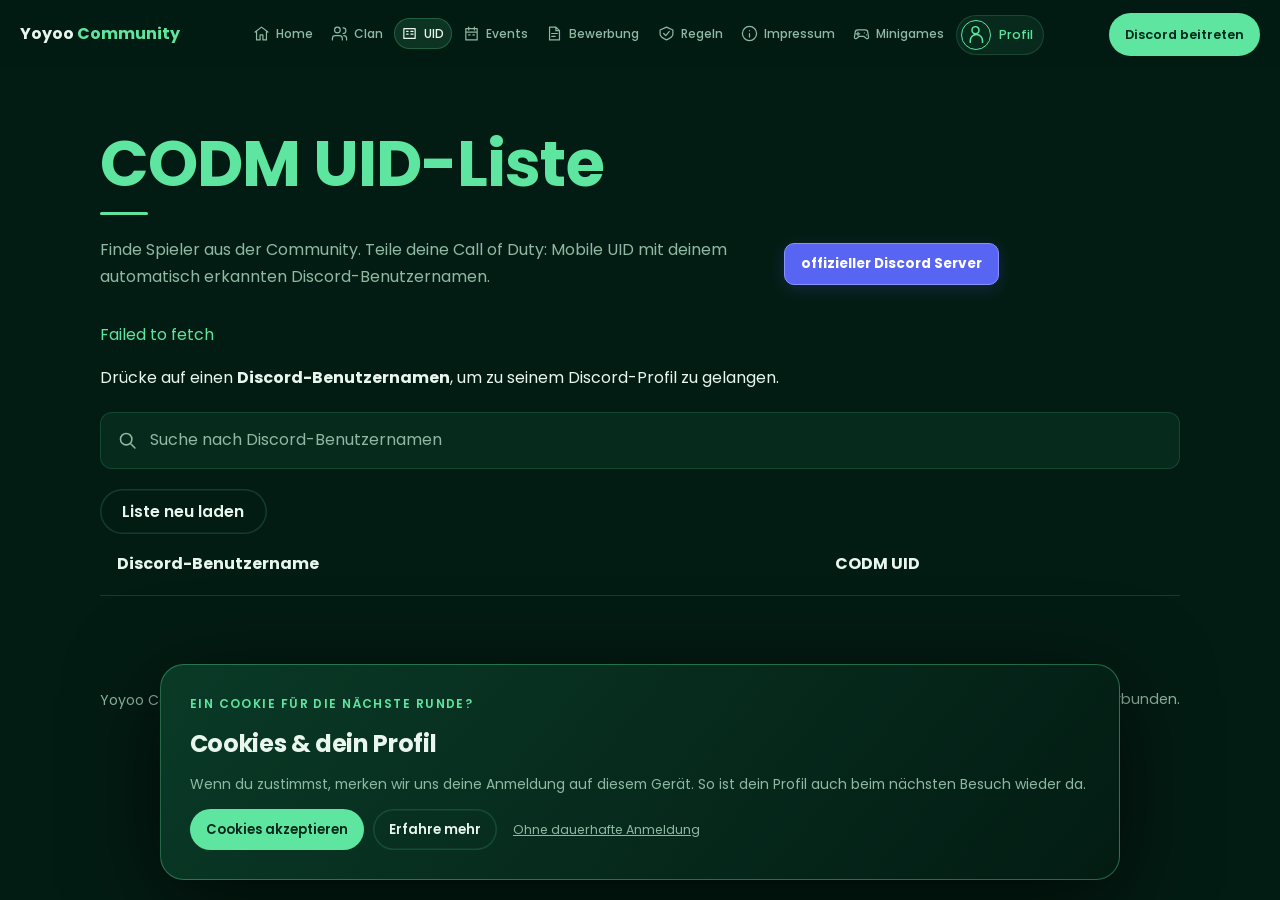
<file: uid.html>
<!DOCTYPE html>
<html lang="de">
<head>
<meta charset="utf-8">
<meta name="viewport" content="width=device-width, initial-scale=1, viewport-fit=cover">
<title>CODM UID – Yoyoo Community</title>
<meta name="description" content="Die deutsche Call of Duty: Mobile Community auf Discord. Spielersuche, Spieleabende, Events, Yoyoo Bot, VIP und Premium.">
<link rel="icon" type="image/png" sizes="32x32" href="[data-uri]">
<link rel="icon" type="image/png" sizes="64x64" href="[data-uri]">
<link rel="icon" type="image/png" sizes="192x192" href="[data-uri]">
<link rel="shortcut icon" type="image/x-icon" href="[data-uri]">
<link rel="apple-touch-icon" sizes="180x180" href="[data-uri]">
<meta name="theme-color" content="#031c13">
<script>
  document.documentElement.className = "js";
  /* Failsafe: Läuft das Skript nicht sauber durch, bleiben alle Inhalte sichtbar. */
  setTimeout(function () { if (!window.__ready) document.documentElement.classList.remove("js"); }, 2500);
</script>
<link rel="preconnect" href="https://fonts.googleapis.com">
<link rel="preconnect" href="https://fonts.gstatic.com" crossorigin>
<link href="https://fonts.googleapis.com/css2?family=Poppins:wght@400;500;600;700&display=swap" rel="stylesheet">
<link rel="stylesheet" href="website.css?v=20261025-cookie-mobile-1">
<style id="compact-header-critical">@media(max-width:1119px){header.nav .brand,header.nav .discord-link,header.nav .site-legal{display:none!important}header.nav .wrap{padding-block:.45rem!important;gap:0!important}header.nav .wrap>nav{flex:1 1 100%;order:0;min-width:0}header.nav ul{display:flex!important;margin:0;padding:.1rem 0;gap:.2rem;overflow-x:auto}header.nav ul a,header.nav ul .account-nav{white-space:nowrap;font-size:.8rem;padding:.4rem .6rem}}.season-control{position:relative!important;display:flex;justify-content:flex-end;align-items:center;padding:.6rem 0;margin-block:0;min-height:52px;z-index:16}.season-control #hwToggle{position:static!important;inset:auto!important;margin:0!important;transform:none!important;translate:none!important;opacity:1!important;pointer-events:auto!important;max-width:100%}</style><link rel="stylesheet" href="uid.css?v=uid-discord-button-20261025"><link rel="stylesheet" href="winter.css?v=20261031-3"><script src="winter.js?v=20261031-3" defer></script><link rel="stylesheet" href="community-profile.css?v=20261101-mobile-animation-4"></head><body><div class="progress" id="progress" aria-hidden="true"></div><header class="nav"><div class="wrap"><a class="brand" href="index.html">Yoyoo <b>Community</b></a><nav aria-label="Hauptnavigation"><ul><li><a href="index.html">Home</a></li><li><a href="clan.html">Clan</a></li><li><a href="uid.html" class="on" aria-current="page">UID</a></li><li><a href="events.html">Events</a></li><li><a href="bewerbung.html">Bewerbung</a></li><li><a href="regeln.html">Regeln</a></li><li><a href="impressum.html">Impressum</a></li><li><a href="minigames.html">Minigames</a></li><li><button type="button" class="account-nav" id="account-open" aria-haspopup="dialog" aria-controls="account-dialog">Profil</button></li></ul></nav><a class="btn discord-link" href="https://discord.gg/yoyoo-codm" target="_blank" rel="noopener">Discord beitreten</a></div></header><main class="uid-main" id="top"><div class="wrap"><h1 class="rv" data-rv="blur">CODM UID-Liste</h1><div class="uid-intro"><p class="uid-lead rv" style="--d:120ms">Finde Spieler aus der Community. Teile deine Call of Duty: Mobile UID mit deinem automatisch erkannten Discord-Benutzernamen.</p><a class="btn uid-server-link" href="https://discord.gg/yoyoo-codm" target="_blank" rel="noopener noreferrer">offizieller Discord Server</a></div><div class="uid-notice rv" id="uid-notice" data-rv="blur" style="--d:180ms" hidden><p id="uid-notice-text">Du hast noch keine UID veröffentlicht.</p><button class="btn" id="uid-add" type="button">UID hinzufügen</button></div><section class="uid-panel rv" id="uid-panel" data-rv="scale" style="--d:180ms" hidden><h2 id="uid-invite" hidden>Füge deine UID hinzu</h2><h2 id="uid-edit" hidden>Deine UID</h2><p id="uid-requirement">Anmeldung wird geprüft …</p><button class="btn" id="uid-login" type="button" hidden>Account erstellen / anmelden</button><button class="btn" id="uid-discord" type="button" hidden>Mit Discord anmelden</button><form id="uid-form" hidden><p>Discord: <strong id="uid-name"></strong></p><label for="uid-value">Bitte füge deine UID hier ein<input id="uid-value" type="text" inputmode="numeric" pattern="[0-9]{19}" minlength="19" maxlength="19" placeholder="Deine 19-stellige UID" required aria-describedby="uid-public"></label><p id="uid-public"><small>Mit dem Speichern veröffentlichst du deinen Discord-Benutzernamen und deine UID in dieser öffentlichen Liste. Du kannst deinen Eintrag jederzeit entfernen.</small></p><button class="btn" id="uid-save" type="submit">UID veröffentlichen / speichern</button><button class="btn ghost" id="uid-cancel" type="button">Abbrechen</button><button class="btn ghost" id="uid-delete" type="button" hidden>Meinen Eintrag entfernen</button></form></section><p class="uid-status" id="uid-status" role="status" aria-live="polite"></p><section class="uid-list rv" data-rv="blur" style="--d:240ms" aria-label="Öffentliche UID-Liste"><p>Drücke auf einen <strong>Discord-Benutzernamen</strong>, um zu seinem Discord-Profil zu gelangen.</p><div class="uid-search" role="search"><svg viewBox="0 0 24 24" fill="none" stroke="currentColor" stroke-width="1.8" stroke-linecap="round" aria-hidden="true" focusable="false"><circle cx="10.5" cy="10.5" r="6.5"></circle><path d="m16 16 4.5 4.5"></path></svg><input id="uid-search" type="search" placeholder="Suche nach Discord-Benutzernamen" aria-label="Suche nach Discord-Benutzernamen" aria-controls="uid-rows" autocomplete="off"></div><p id="uid-count" aria-live="polite" aria-atomic="true"></p><button class="btn ghost" id="uid-reload" type="button">Liste neu laden</button><div class="uid-scroll"><table class="uid-table"><thead><tr><th scope="col">Discord-Benutzername</th><th scope="col">CODM UID</th></tr></thead><tbody id="uid-rows"></tbody></table></div><p id="uid-empty" hidden>Noch keine UIDs eingetragen.</p></section></div></main><footer><div class="wrap"><span>Yoyoo Community · <a href="index.html">Home</a> · <a href="impressum.html">Impressum</a> · <button class="cookie-settings" type="button">Cookie-Einstellungen</button></span><span>Nicht mit Activision oder Call of Duty: Mobile verbunden.</span></div></footer><script src="website.js" defer></script><dialog class="account-dialog" id="account-dialog" aria-labelledby="account-title">
<button class="account-close" type="button" id="account-close" aria-label="Schließen">×</button>
<h2 id="account-title">Dein Community-Profil</h2>
<div id="account-entry"><h3 class="profile-entry-title">Account erstellen / anmelden</h3><p>Neu dabei? Mit deiner bestätigten E-Mail-Adresse wird dein Konto aktiviert. Du hast schon eines? Melde dich genauso per Code an – ganz ohne Passwort.</p>
<button class="btn" type="button" id="account-discord-login">Mit Discord registrieren / anmelden</button><p>Oder nutze deine E-Mail-Adresse:</p><form id="account-email-form"><label for="account-email">E-Mail-Adresse</label><input id="account-email" type="email" autocomplete="email" maxlength="254" required placeholder="du@beispiel.de"><button class="btn" type="submit">Anmelden per E-Mail-Code</button><p class="account-mail-hint">Keine E-Mail erhalten? Schau bitte auch in deinem Spam-Ordner nach.</p></form></div>
<form id="account-code-form" hidden><p>Prüfe dein Postfach und den Spam-Ordner. Gib den Code aus der E-Mail ein.</p><label for="account-code">Bestätigungscode</label><input id="account-code" type="text" inputmode="numeric" autocomplete="one-time-code" pattern="[0-9]{6,10}" minlength="6" maxlength="10" required><button class="btn" type="submit">Code bestätigen</button><button class="btn ghost" type="button" id="account-resend">Code erneut senden</button><button class="btn ghost" type="button" id="account-change">E-Mail ändern</button></form>
<div id="account-profile" hidden><h3 id="account-greeting">Willkommen in deinem Profil!</h3><form id="account-username-form"><label for="account-username">Benutzername</label><input id="account-username" autocomplete="nickname" minlength="3" maxlength="24" required aria-describedby="username-hint"><p id="username-hint">3–24 Zeichen. Dein Anzeigename muss nicht einzigartig sein.</p><button class="btn" type="submit">Benutzernamen speichern</button></form><p>Du bist angemeldet als <strong id="account-email-display"></strong>.</p><p id="account-discord-status"></p><button class="btn" type="button" id="account-discord-link">Discord verbinden</button><p><a href="uid.html">Meine CODM-UID verwalten</a></p><button class="btn ghost" type="button" id="account-logout">Abmelden</button><p id="account-delete-note">Das Löschen entfernt dein Konto und deinen UID-Eintrag dauerhaft.</p><button class="btn ghost account-delete-btn" type="button" id="account-delete" aria-describedby="account-delete-note">Konto dauerhaft löschen</button></div>
<p id="account-status" role="status" aria-live="polite"></p>
</dialog><script src="cookies.js"></script><script src="account-config.js"></script><script src="supabase.min.js"></script><script src="account.js?v=20261101-profile-1"></script><aside class="cookie-banner" id="cookie-banner" aria-labelledby="cookie-heading" hidden><img src="cookie-soldat.png" alt="Ein Soldat hält einen Teller mit Cookies" class="cookie-character" width="1024" height="1536"><div class="cookie-copy"><span class="community-eyebrow">Ein Cookie für die nächste Runde?</span><h2 id="cookie-heading">Cookies &amp; dein Profil</h2><p>Wenn du zustimmst, merken wir uns deine Anmeldung auf diesem Gerät. So ist dein Profil auch beim nächsten Besuch wieder da.</p><div class="cookie-buttons"><button type="button" class="btn" id="cookie-accept">Cookies akzeptieren</button><button type="button" class="btn ghost" id="cookie-more" aria-controls="cookie-details" aria-expanded="false">Erfahre mehr</button><button type="button" class="cookie-session-only" id="cookie-decline">Ohne dauerhafte Anmeldung</button></div><div id="cookie-details" hidden><h3>Welche Daten speichern wir?</h3><p>Ein Cookie merkt sich deine Auswahl für 180 Tage. Nach deiner Zustimmung speichern wir die Anmeldeschlüssel und deren Ablaufzeit im lokalen Browserspeicher (Local Storage), damit deine Sitzung erneuert werden kann. Deine E-Mail-Adresse und dein Benutzername werden als Teil des Profils zwischengespeichert. Es wird kein Passwort gespeichert.</p><p>Dein Benutzername wird außerdem in deinem Supabase-Konto gespeichert. Ein hochgeladenes Profilbild wird verkleinert in deinem Konto gespeichert und bei der Kontolöschung entfernt. Ohne Zustimmung bleibt die Anmeldung nur in diesem Tab bis zum Schließen des Tabs erhalten. Für die Discord-Anmeldung werden kurzlebige PKCE-Zwischendaten im Tab-Speicher und lokalen Browserspeicher sowie als SameSite-Cookie auf yoyoo-community.com abgelegt. Die Cookie-Kopie läuft nach fünf Minuten ab und wird nach dem Rücksprung entfernt. Nach Verknüpfung wird auch deine Discord-Identität im Profil angezeigt. Bei Veröffentlichung deiner UID werden Discord-Benutzername und UID öffentlich in der UID-Liste gespeichert. Die Website verwendet hierfür keine Werbe- oder Tracking-Cookies.</p><p>Über „Cookie-Einstellungen“ im Footer kannst du deine Auswahl jederzeit ändern. Beim Abmelden löschen wir die gespeicherte Anmeldung auf diesem Gerät. Bei einem Widerruf wird die dauerhafte Speicherung gelöscht; die aktuelle Sitzung bleibt bis zum Neuladen bestehen. Nach dem Schließen des Tabs oder auf anderen Geräten ist eine neue Anmeldung nötig.</p><a href="impressum.html">Kontakt &amp; Impressum</a></div></div></aside><script src="uid.js?v=uid-compact-1"></script><script src="profile-uid.js?v=profile-options-1"></script><script src="minigames.js?v=20261026-boardfx-3" defer></script><script src="community-profile.js?v=20261101-mobile-animation-4"></script></body></html>
</file>
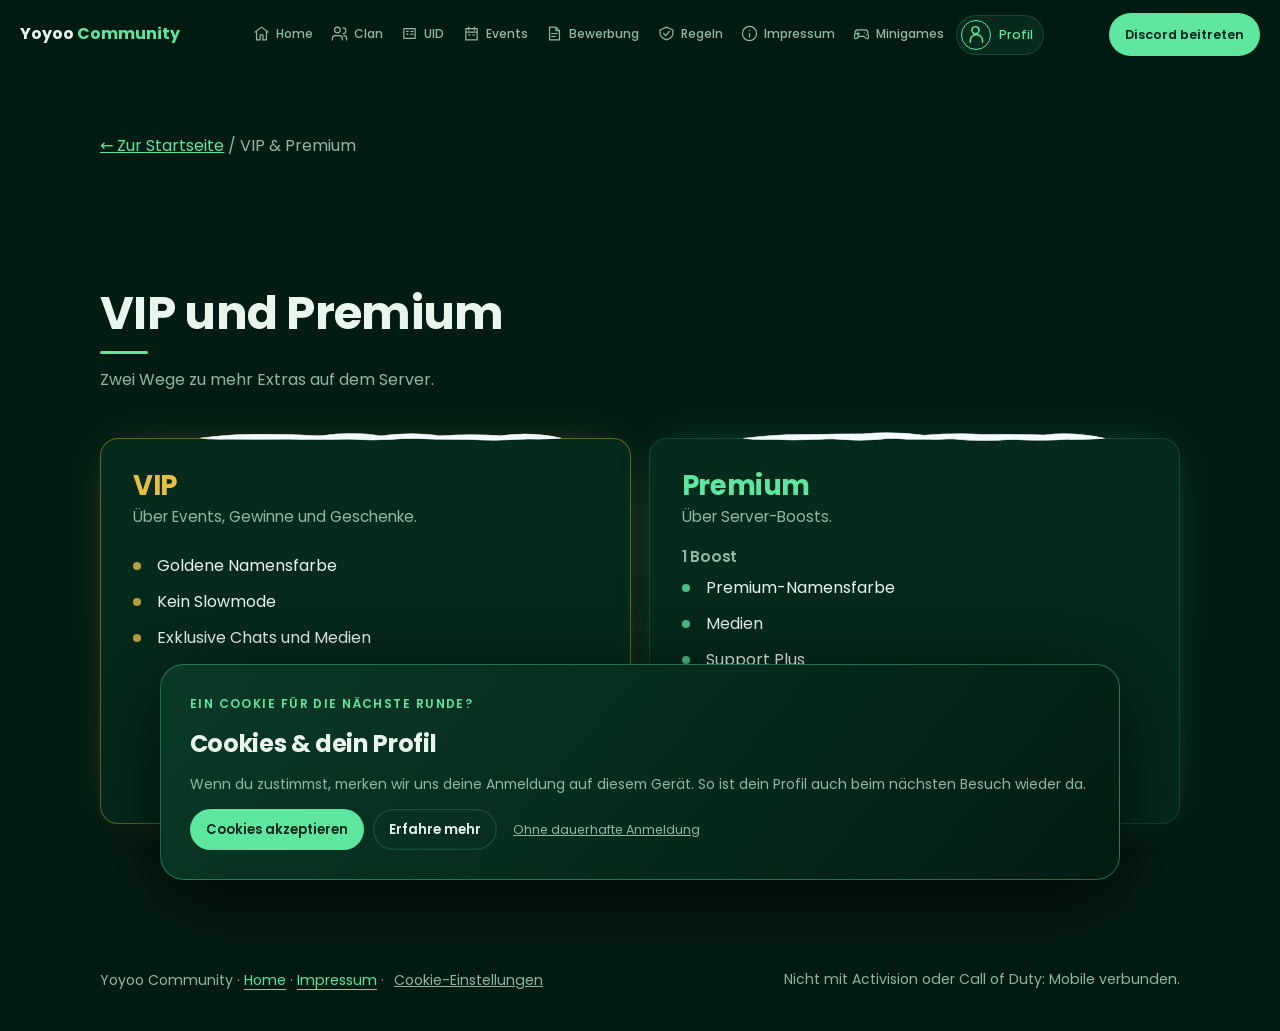
<file: vip-premium.html>
<!DOCTYPE html>
<html lang="de">
<head>
<meta charset="utf-8">
<meta name="viewport" content="width=device-width, initial-scale=1, viewport-fit=cover">
<title>VIP &amp; Premium – Yoyoo Community</title>
<meta name="description" content="Die deutsche Call of Duty: Mobile Community auf Discord. Spielersuche, Spieleabende, Events, Yoyoo Bot, VIP und Premium.">
<link rel="icon" type="image/png" sizes="32x32" href="[data-uri]">
<link rel="icon" type="image/png" sizes="64x64" href="[data-uri]">
<link rel="icon" type="image/png" sizes="192x192" href="[data-uri]">
<link rel="shortcut icon" type="image/x-icon" href="[data-uri]">
<link rel="apple-touch-icon" sizes="180x180" href="[data-uri]">
<meta name="theme-color" content="#031c13">
<script>
  document.documentElement.className = "js";
  /* Failsafe: Läuft das Skript nicht sauber durch, bleiben alle Inhalte sichtbar. */
  setTimeout(function () { if (!window.__ready) document.documentElement.classList.remove("js"); }, 2500);
</script>
<link rel="preconnect" href="https://fonts.googleapis.com">
<link rel="preconnect" href="https://fonts.gstatic.com" crossorigin>
<link href="https://fonts.googleapis.com/css2?family=Poppins:wght@400;500;600;700&display=swap" rel="stylesheet">
<link rel="stylesheet" href="website.css?v=20261025-cookie-mobile-1">
<style id="compact-header-critical">@media(max-width:1119px){header.nav .brand,header.nav .discord-link,header.nav .site-legal{display:none!important}header.nav .wrap{padding-block:.45rem!important;gap:0!important}header.nav .wrap>nav{flex:1 1 100%;order:0;min-width:0}header.nav ul{display:flex!important;margin:0;padding:.1rem 0;gap:.2rem;overflow-x:auto}header.nav ul a,header.nav ul .account-nav{white-space:nowrap;font-size:.8rem;padding:.4rem .6rem}}.season-control{position:relative!important;display:flex;justify-content:flex-end;align-items:center;padding:.6rem 0;margin-block:0;min-height:52px;z-index:16}.season-control #hwToggle{position:static!important;inset:auto!important;margin:0!important;transform:none!important;translate:none!important;opacity:1!important;pointer-events:auto!important;max-width:100%}</style><link rel="stylesheet" href="uid.css"><link rel="stylesheet" href="winter.css?v=20261031-3"><script src="winter.js?v=20261031-3" defer></script><link rel="stylesheet" href="community-profile.css?v=20261101-mobile-animation-4"></head><body><div class="progress" id="progress" aria-hidden="true"></div><header class="nav"><div class="wrap"><a class="brand" href="index.html">Yoyoo <b>Community</b></a><nav aria-label="Hauptnavigation"><ul><li><a href="index.html">Home</a></li><li><a href="clan.html">Clan</a></li><li><a href="uid.html">UID</a></li><li><a href="events.html">Events</a></li><li><a href="bewerbung.html">Bewerbung</a></li><li><a href="regeln.html">Regeln</a></li><li><a href="impressum.html">Impressum</a></li><li><a href="minigames.html">Minigames</a></li><li><button type="button" class="account-nav" id="account-open" aria-haspopup="dialog" aria-controls="account-dialog">Profil</button></li></ul></nav><a class="btn discord-link" href="https://discord.gg/yoyoo-codm" target="_blank" rel="noopener">Discord beitreten</a></div></header><main id="top"><div class="subpage-intro wrap"><p><a href="index.html">← Zur Startseite</a> / VIP &amp; Premium</p></div><section id="raenge">
    <div class="wrap">
      <h2 class="rv" data-rv="blur">VIP und Premium</h2>
      <p class="intro rv" style="--d:120ms">Zwei Wege zu mehr Extras auf dem Server.</p>
      <div class="tiers">
        <div class="tier vip spot rv" data-rv="left">
          <h3>VIP</h3>
          <p class="how">Über Events, Gewinne und Geschenke.</p>
          <ul>
            <li>Goldene Namensfarbe</li>
            <li>Kein Slowmode</li>
            <li>Exklusive Chats und Medien</li>
          </ul>
        </div>
        <div class="tier premium spot rv" data-rv="right" style="--d:120ms">
          <h3>Premium</h3>
          <p class="how">Über Server-Boosts.</p>
          <h4>1 Boost</h4>
          <ul>
            <li>Premium-Namensfarbe</li>
            <li>Medien</li>
            <li>Support Plus</li>
          </ul>
          <h4>2 Boosts: Premium+</h4>
          <ul>
            <li>Very Important Speaker in Calls</li>
            <li>Beta-Features</li>
          </ul>
        </div>
      </div>
    </div>
  </section></main><footer><div class="wrap"><span>Yoyoo Community · <a href="index.html">Home</a> · <a href="impressum.html">Impressum</a> · <button class="cookie-settings" type="button">Cookie-Einstellungen</button></span><span>Nicht mit Activision oder Call of Duty: Mobile verbunden.</span></div></footer><script src="website.js" defer></script><dialog class="account-dialog" id="account-dialog" aria-labelledby="account-title">
<button class="account-close" type="button" id="account-close" aria-label="Schließen">×</button>
<h2 id="account-title">Dein Community-Profil</h2>
<div id="account-entry"><h3 class="profile-entry-title">Account erstellen / anmelden</h3><p>Neu dabei? Mit deiner bestätigten E-Mail-Adresse wird dein Konto aktiviert. Du hast schon eines? Melde dich genauso per Code an – ganz ohne Passwort.</p>
<button class="btn" type="button" id="account-discord-login">Mit Discord registrieren / anmelden</button><p>Oder nutze deine E-Mail-Adresse:</p><form id="account-email-form"><label for="account-email">E-Mail-Adresse</label><input id="account-email" type="email" autocomplete="email" maxlength="254" required placeholder="du@beispiel.de"><button class="btn" type="submit">Anmelden per E-Mail-Code</button><p class="account-mail-hint">Keine E-Mail erhalten? Schau bitte auch in deinem Spam-Ordner nach.</p></form></div>
<form id="account-code-form" hidden><p>Prüfe dein Postfach und den Spam-Ordner. Gib den Code aus der E-Mail ein.</p><label for="account-code">Bestätigungscode</label><input id="account-code" type="text" inputmode="numeric" autocomplete="one-time-code" pattern="[0-9]{6,10}" minlength="6" maxlength="10" required><button class="btn" type="submit">Code bestätigen</button><button class="btn ghost" type="button" id="account-resend">Code erneut senden</button><button class="btn ghost" type="button" id="account-change">E-Mail ändern</button></form>
<div id="account-profile" hidden><h3 id="account-greeting">Willkommen in deinem Profil!</h3><form id="account-username-form"><label for="account-username">Benutzername</label><input id="account-username" autocomplete="nickname" minlength="3" maxlength="24" required aria-describedby="username-hint"><p id="username-hint">3–24 Zeichen. Dein Anzeigename muss nicht einzigartig sein.</p><button class="btn" type="submit">Benutzernamen speichern</button></form><p>Du bist angemeldet als <strong id="account-email-display"></strong>.</p><p id="account-discord-status"></p><button class="btn" type="button" id="account-discord-link">Discord verbinden</button><p><a href="uid.html">Meine CODM-UID verwalten</a></p><button class="btn ghost" type="button" id="account-logout">Abmelden</button><p id="account-delete-note">Das Löschen entfernt dein Konto und deinen UID-Eintrag dauerhaft.</p><button class="btn ghost account-delete-btn" type="button" id="account-delete" aria-describedby="account-delete-note">Konto dauerhaft löschen</button></div>
<p id="account-status" role="status" aria-live="polite"></p>
</dialog><script src="cookies.js"></script><script src="account-config.js"></script><script src="supabase.min.js"></script><script src="account.js?v=20261101-profile-1"></script><aside class="cookie-banner" id="cookie-banner" aria-labelledby="cookie-heading" hidden><img src="cookie-soldat.png" alt="Ein Soldat hält einen Teller mit Cookies" class="cookie-character" width="1024" height="1536"><div class="cookie-copy"><span class="community-eyebrow">Ein Cookie für die nächste Runde?</span><h2 id="cookie-heading">Cookies &amp; dein Profil</h2><p>Wenn du zustimmst, merken wir uns deine Anmeldung auf diesem Gerät. So ist dein Profil auch beim nächsten Besuch wieder da.</p><div class="cookie-buttons"><button type="button" class="btn" id="cookie-accept">Cookies akzeptieren</button><button type="button" class="btn ghost" id="cookie-more" aria-controls="cookie-details" aria-expanded="false">Erfahre mehr</button><button type="button" class="cookie-session-only" id="cookie-decline">Ohne dauerhafte Anmeldung</button></div><div id="cookie-details" hidden><h3>Welche Daten speichern wir?</h3><p>Ein Cookie merkt sich deine Auswahl für 180 Tage. Nach deiner Zustimmung speichern wir die Anmeldeschlüssel und deren Ablaufzeit im lokalen Browserspeicher (Local Storage), damit deine Sitzung erneuert werden kann. Deine E-Mail-Adresse und dein Benutzername werden als Teil des Profils zwischengespeichert. Es wird kein Passwort gespeichert.</p><p>Dein Benutzername wird außerdem in deinem Supabase-Konto gespeichert. Ein hochgeladenes Profilbild wird verkleinert in deinem Konto gespeichert und bei der Kontolöschung entfernt. Ohne Zustimmung bleibt die Anmeldung nur in diesem Tab bis zum Schließen des Tabs erhalten. Für die Discord-Anmeldung werden kurzlebige PKCE-Zwischendaten im Tab-Speicher und lokalen Browserspeicher sowie als SameSite-Cookie auf yoyoo-community.com abgelegt. Die Cookie-Kopie läuft nach fünf Minuten ab und wird nach dem Rücksprung entfernt. Nach Verknüpfung wird auch deine Discord-Identität im Profil angezeigt. Bei Veröffentlichung deiner UID werden Discord-Benutzername und UID öffentlich in der UID-Liste gespeichert. Die Website verwendet hierfür keine Werbe- oder Tracking-Cookies.</p><p>Über „Cookie-Einstellungen“ im Footer kannst du deine Auswahl jederzeit ändern. Beim Abmelden löschen wir die gespeicherte Anmeldung auf diesem Gerät. Bei einem Widerruf wird die dauerhafte Speicherung gelöscht; die aktuelle Sitzung bleibt bis zum Neuladen bestehen. Nach dem Schließen des Tabs oder auf anderen Geräten ist eine neue Anmeldung nötig.</p><a href="impressum.html">Kontakt &amp; Impressum</a></div></div></aside><script src="profile-uid.js?v=profile-options-1"></script><script src="minigames.js?v=20261026-boardfx-3" defer></script><script src="community-profile.js?v=20261101-mobile-animation-4"></script></body></html>
</file>
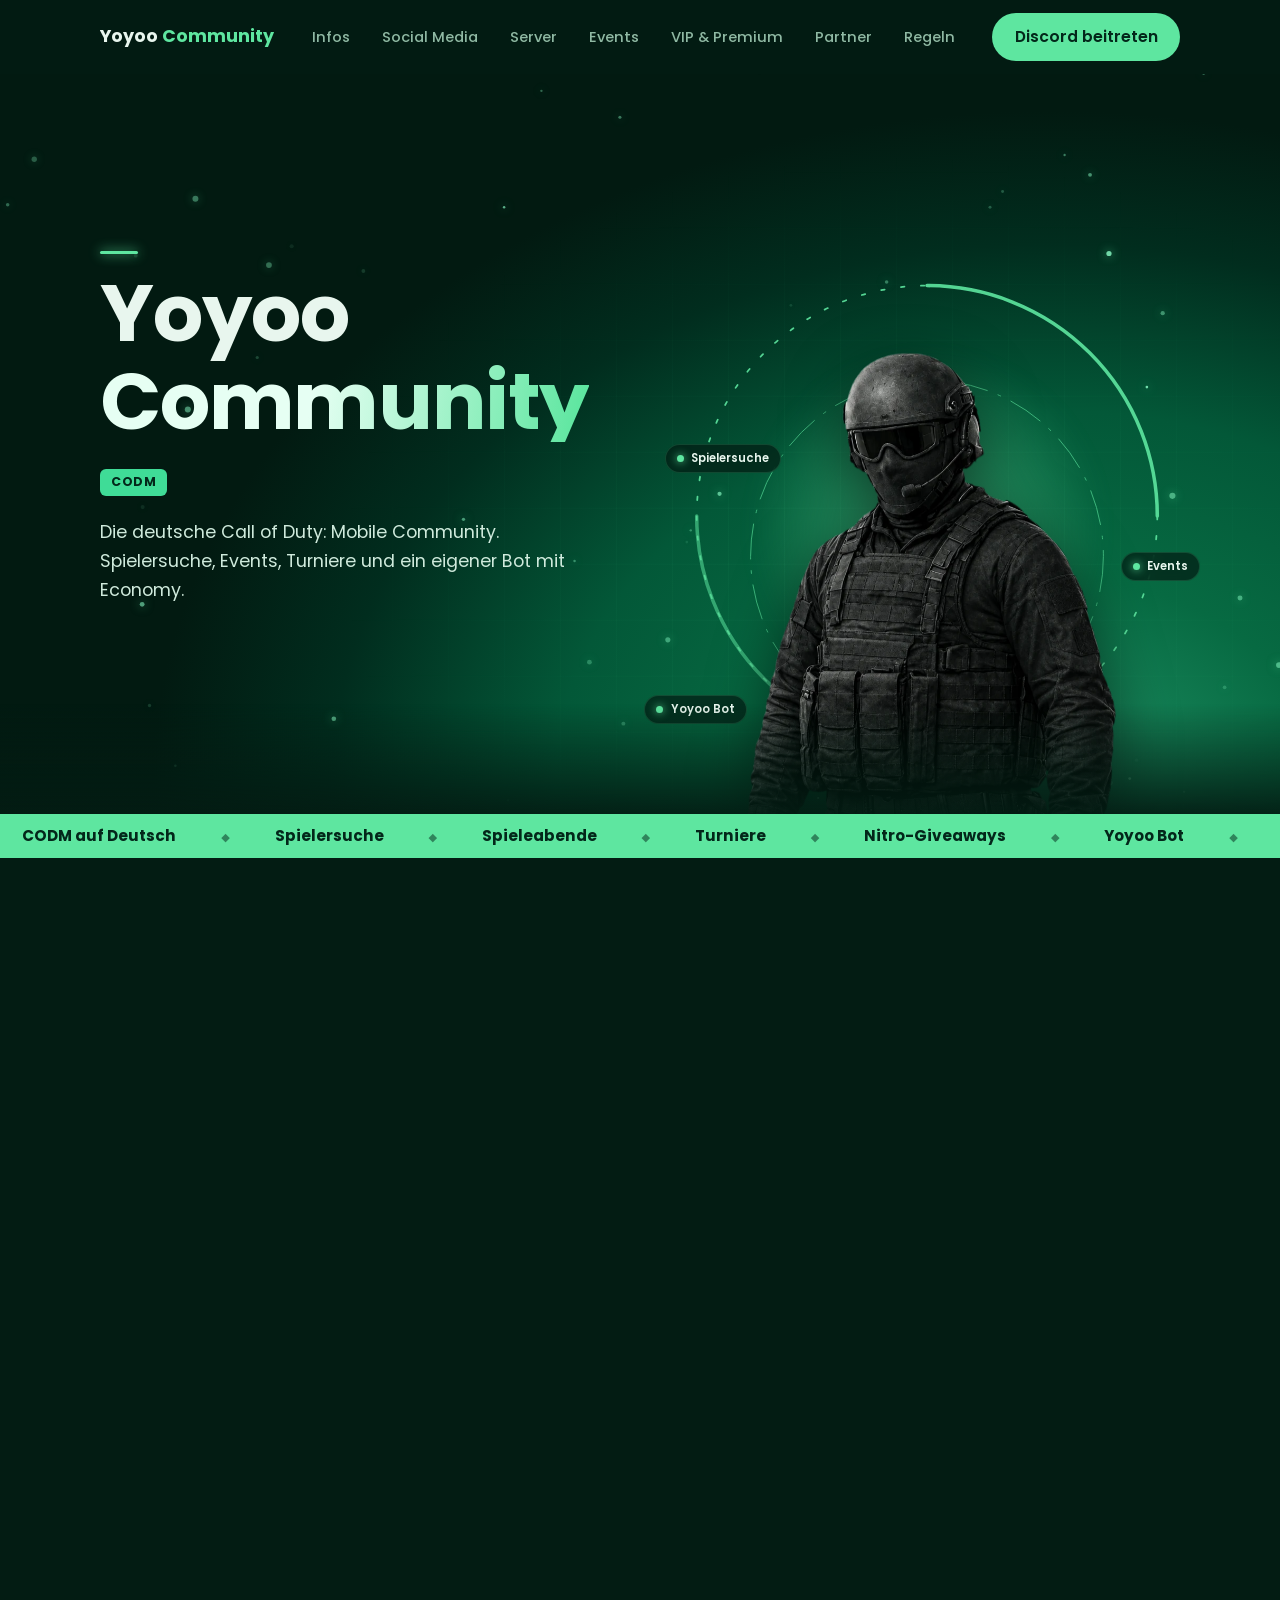
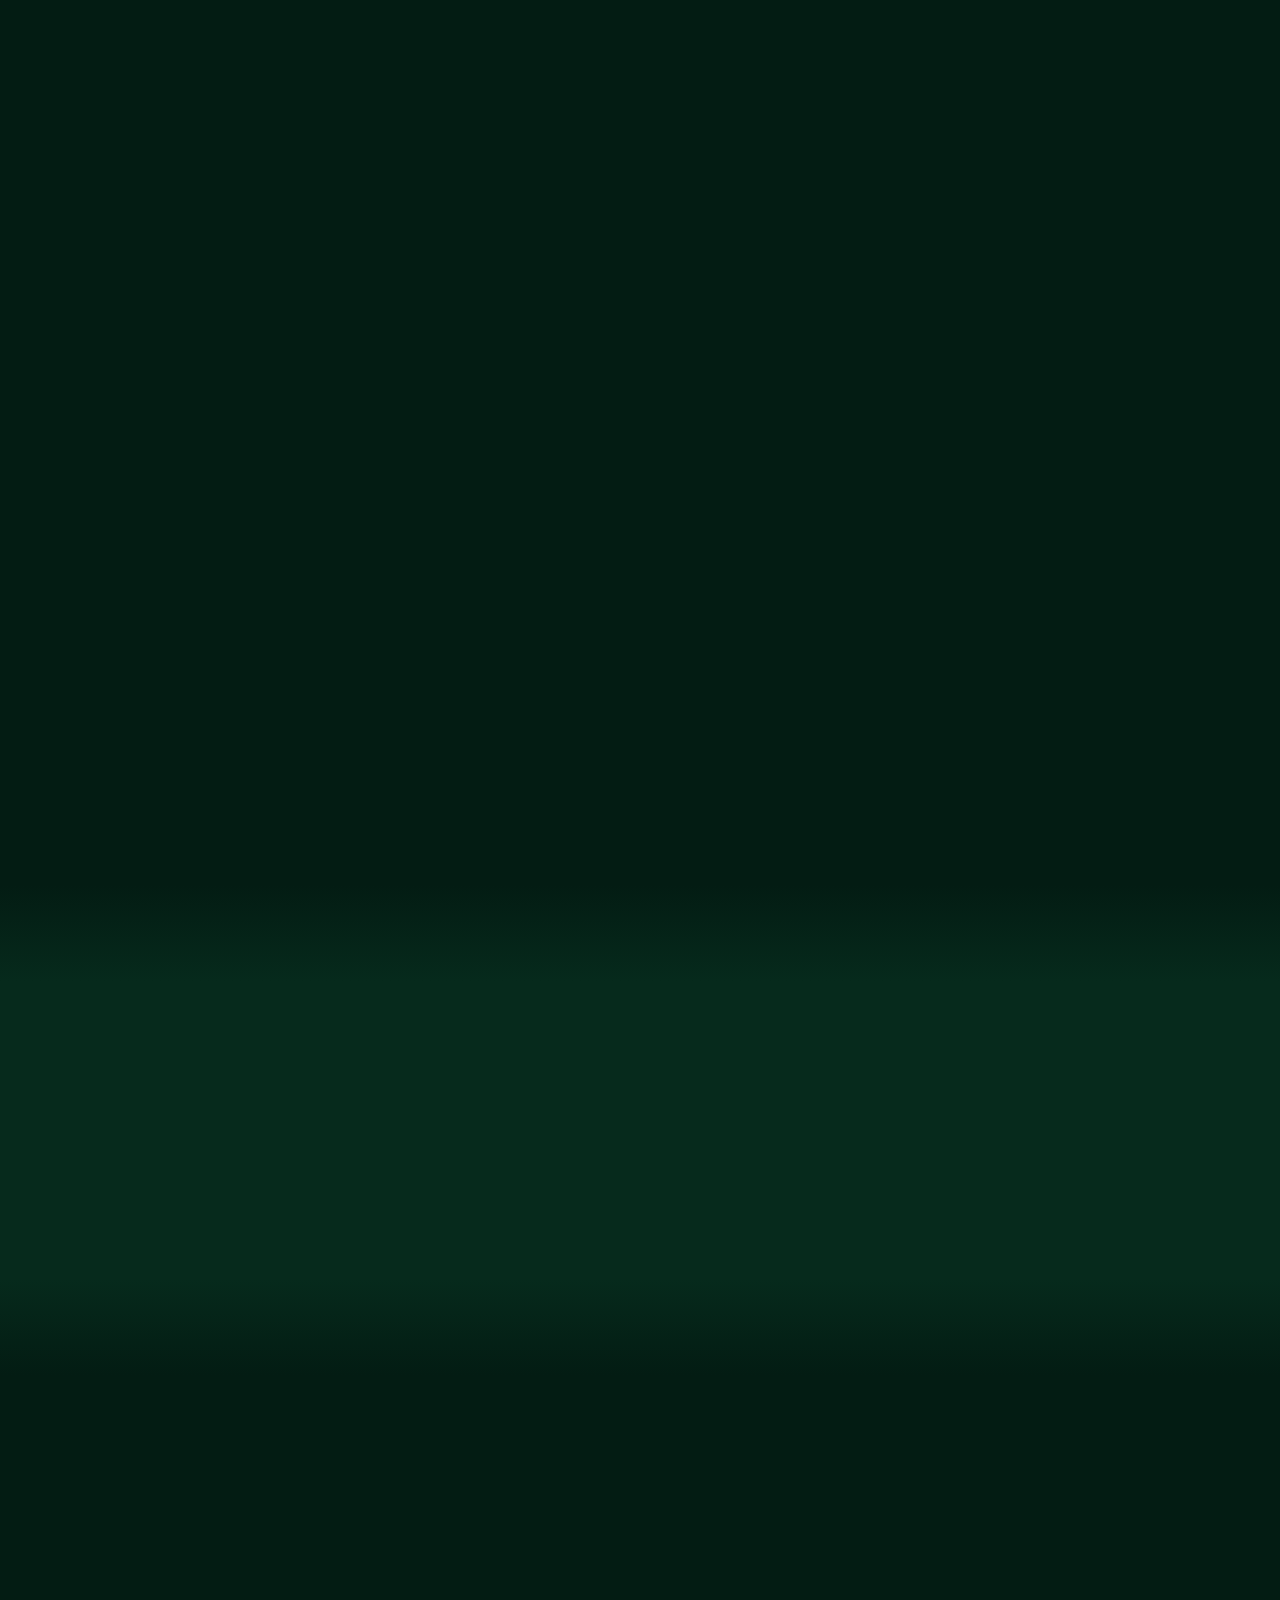
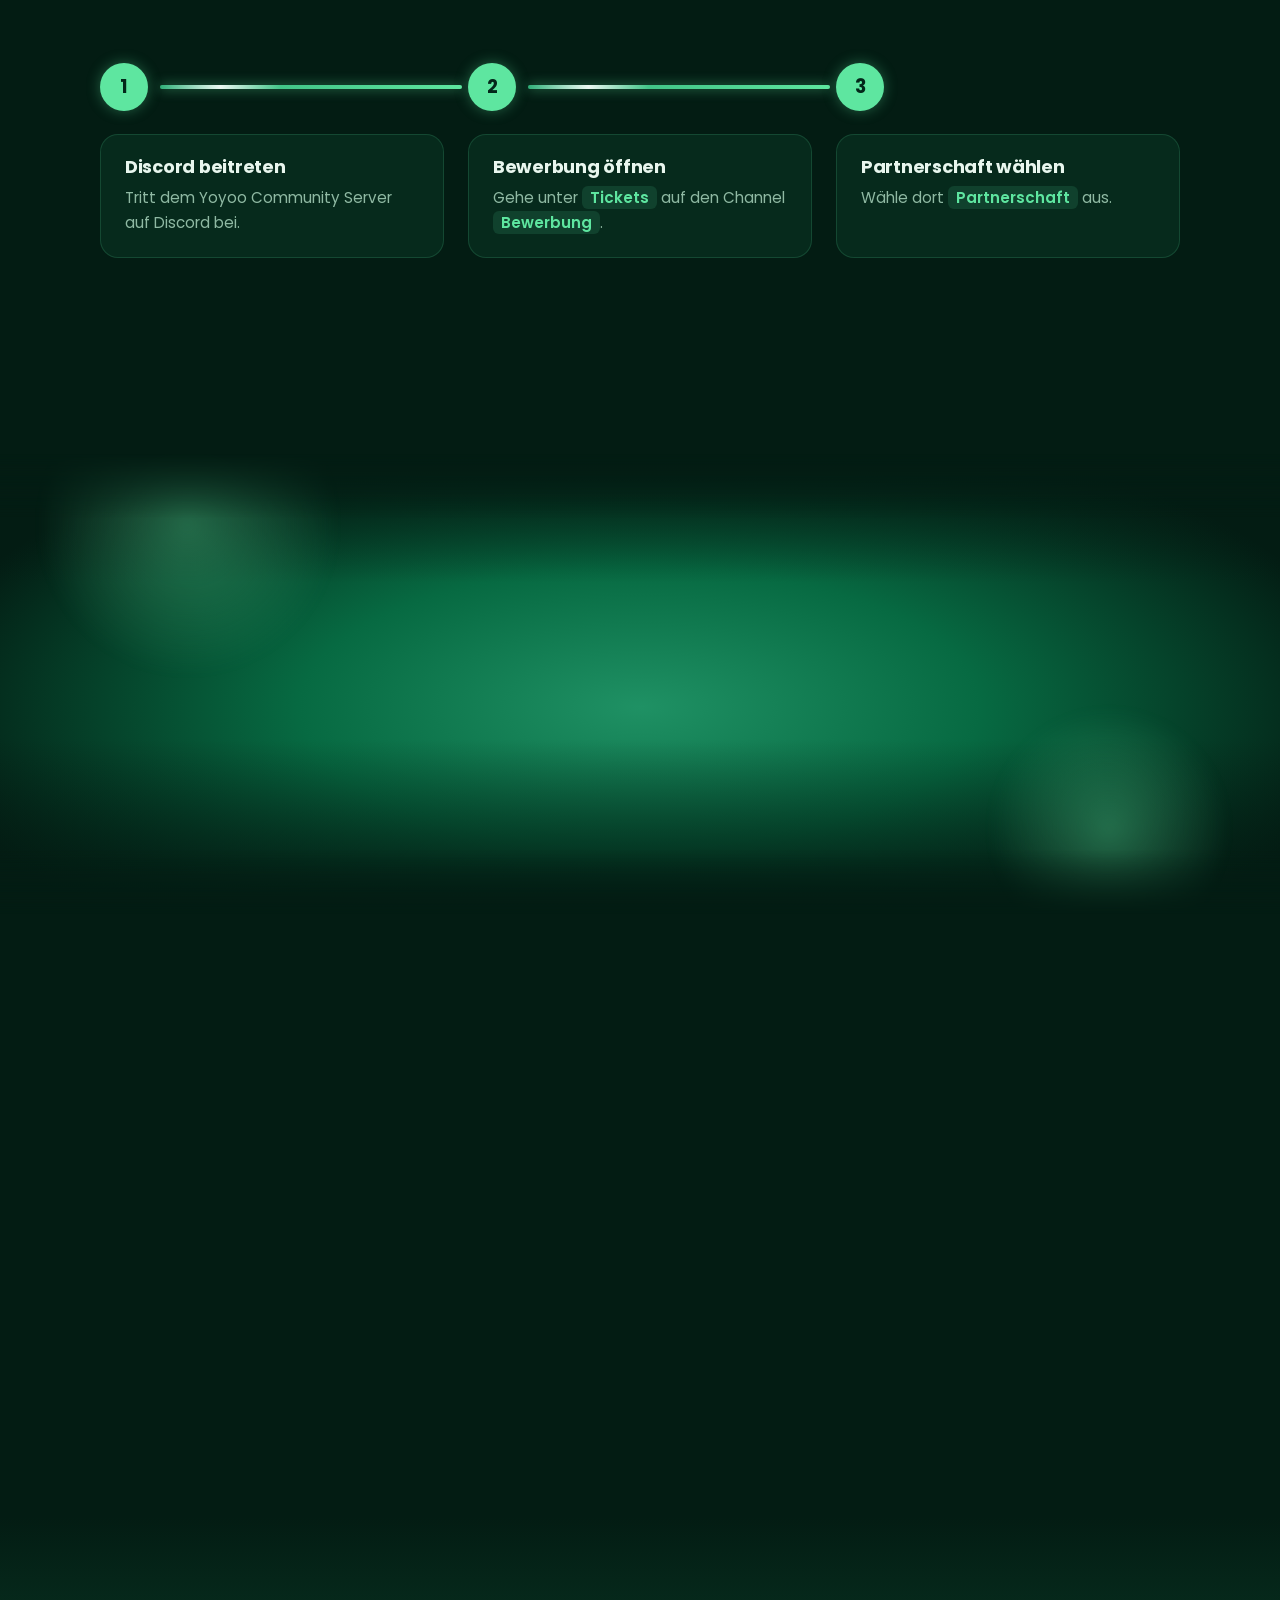
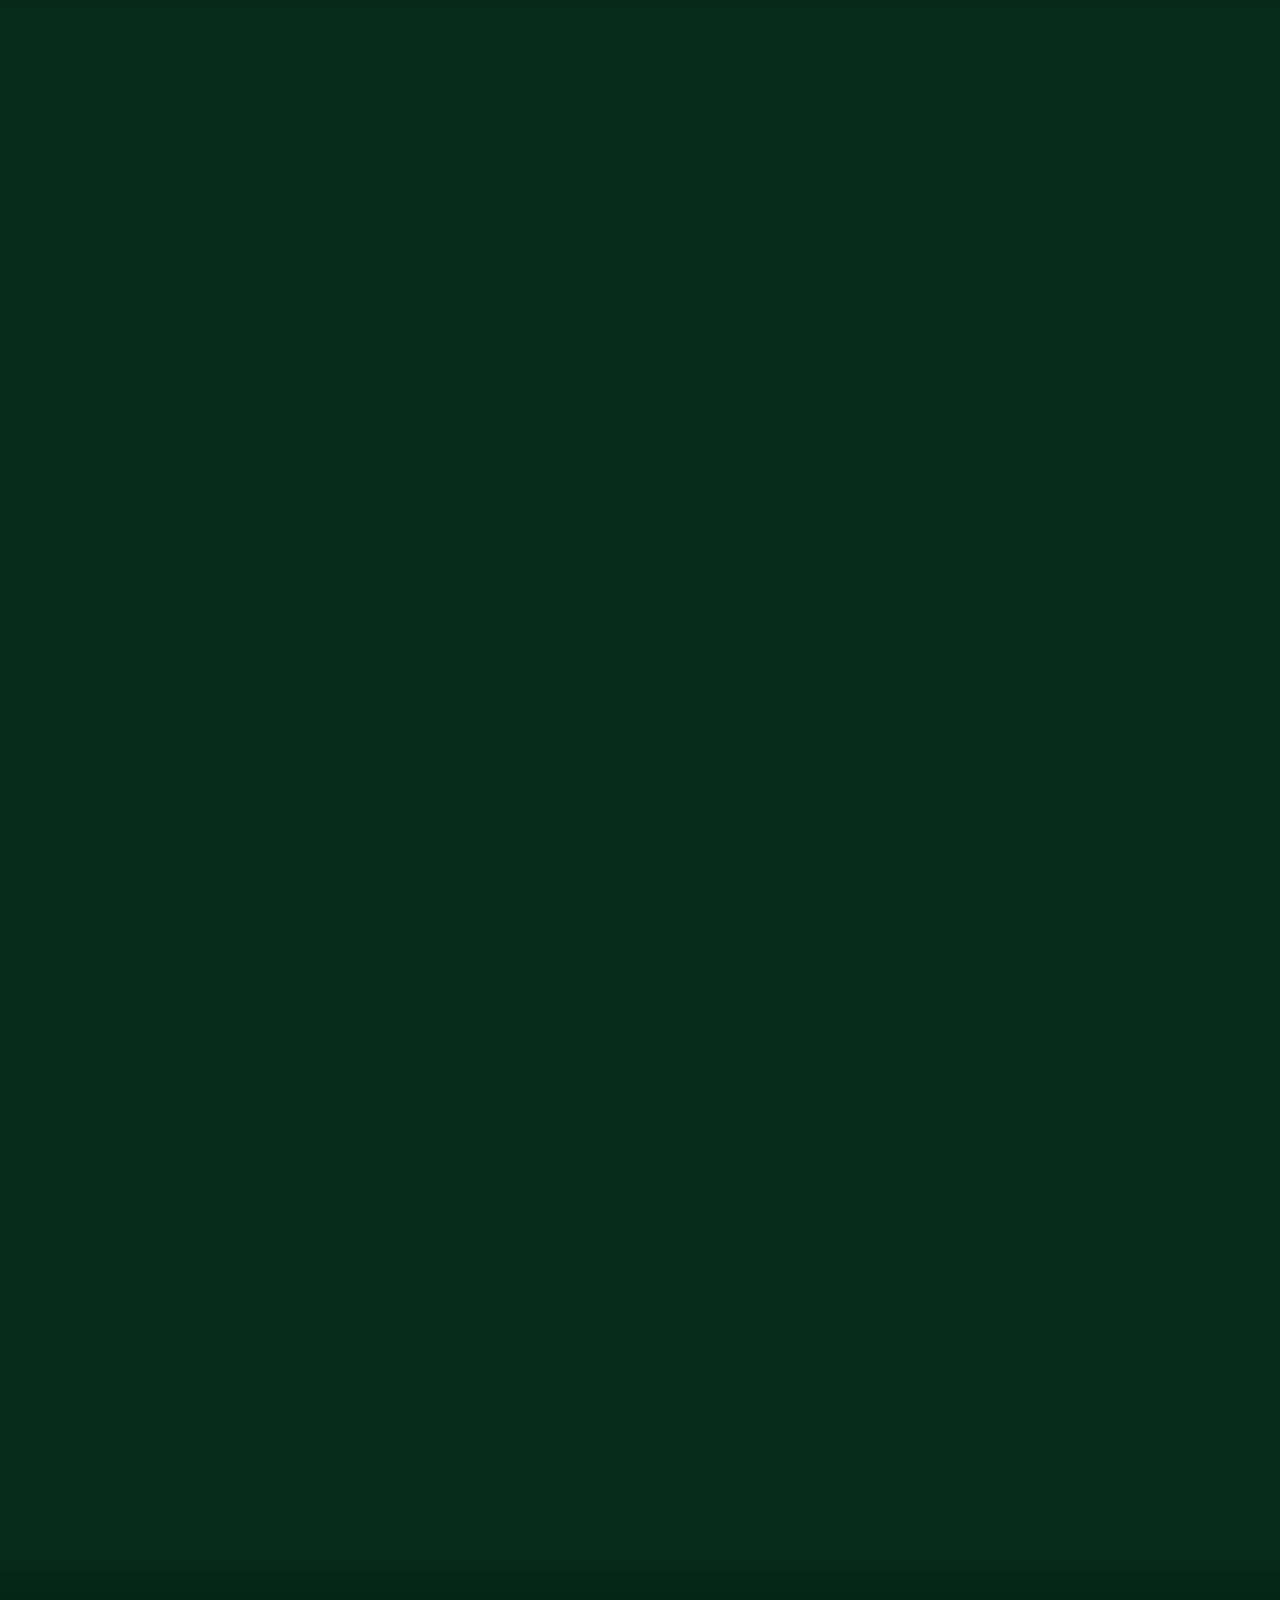
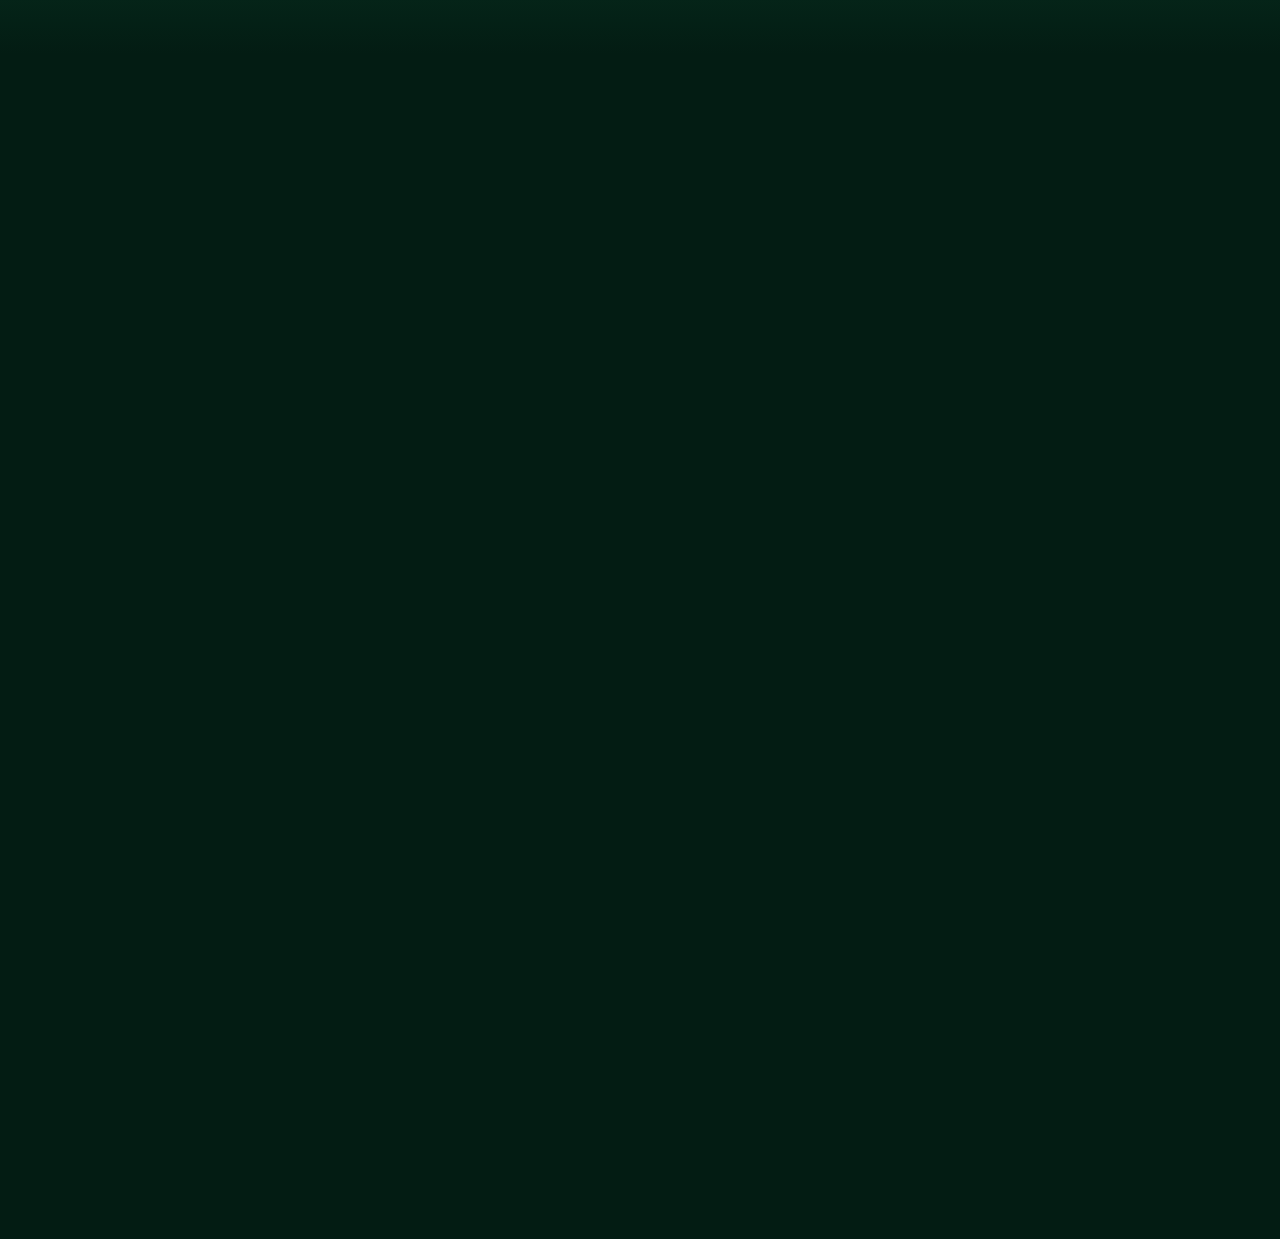
<file: yoyoo-community (6).html>
<!DOCTYPE html>
<html lang="de">
<head>
<meta charset="utf-8">
<meta name="viewport" content="width=device-width, initial-scale=1, viewport-fit=cover">
<title>Yoyoo Community – Deutsche CODM-Community</title>
<meta name="description" content="Die deutsche Call of Duty: Mobile Community auf Discord. Spielersuche, Spieleabende, Events, Yoyoo Bot, VIP und Premium.">
<link rel="icon" type="image/png" sizes="32x32" href="[data-uri]">
<link rel="icon" type="image/png" sizes="64x64" href="[data-uri]">
<link rel="icon" type="image/png" sizes="192x192" href="[data-uri]">
<link rel="shortcut icon" type="image/x-icon" href="[data-uri]">
<link rel="apple-touch-icon" sizes="180x180" href="[data-uri]">
<meta name="theme-color" content="#031c13">
<script>
  document.documentElement.className = "js";
  /* Failsafe: Läuft das Skript nicht sauber durch, bleiben alle Inhalte sichtbar. */
  setTimeout(function () { if (!window.__ready) document.documentElement.classList.remove("js"); }, 2500);
</script>
<link rel="preconnect" href="https://fonts.googleapis.com">
<link rel="preconnect" href="https://fonts.gstatic.com" crossorigin>
<link href="https://fonts.googleapis.com/css2?family=Poppins:wght@400;500;600;700&display=swap" rel="stylesheet">
<style>
  :root {
    color-scheme: dark;
    --bg: #031c13;
    --bg-2: #062a1c;
    --bg-3: #0a3a27;
    --line: rgba(94,230,160,.16);
    --mint: #5ee6a0;
    --mint-d: #2fae78;
    --text: #e8f6ee;
    --muted: #8fb9a3;
    --gold: #e6bd45;
    --warn: #f0b429;
    --orange: #ff9650;
    --danger: #ff6b6b;
    --font: "Poppins", "Segoe UI", system-ui, -apple-system, Arial, sans-serif;
    --ease: cubic-bezier(.22,.8,.24,1);
    --ease-b: cubic-bezier(.3,1.5,.5,1);
    box-sizing: border-box;
    padding-top: env(safe-area-inset-top, 0px);
    padding-bottom: env(safe-area-inset-bottom, 0px);
  }
  html { scroll-padding-top: calc(env(safe-area-inset-top, 0px) + 4.5rem); scroll-behavior: smooth; }
  *, *::before, *::after { box-sizing: border-box; }
  body { margin: 0; background: var(--bg); color: var(--text); font-family: var(--font); font-size: 1rem; line-height: 1.65; overflow-x: hidden; }
  main { overflow-x: clip; }
  a { color: inherit; }
  :focus-visible { outline: 3px solid var(--mint); outline-offset: 3px; }
  .wrap { width: min(1080px, 100% - 2.5rem); margin-inline: auto; }
  h1, h2, h3, h4 { font-weight: 700; line-height: 1.1; margin: 0; letter-spacing: -.015em; }
  .sr { position: absolute; width: 1px; height: 1px; overflow: hidden; clip: rect(0 0 0 0); white-space: nowrap; }

  /* ===== Scroll-Fortschritt ===== */
  .progress { position: fixed; top: 0; left: 0; right: 0; height: 3px; z-index: 30; background: linear-gradient(90deg, var(--mint-d), var(--mint)); transform-origin: 0 50%; transform: scaleX(0); box-shadow: 0 0 12px var(--mint); pointer-events: none; }

  /* ===== Navigation ===== */
  header.nav { position: sticky; top: env(safe-area-inset-top, 0px); z-index: 20; background: rgba(3,28,19,.78); backdrop-filter: blur(10px); -webkit-backdrop-filter: blur(10px); animation: dropIn .8s var(--ease) both; }
  .nav .wrap { display: flex; align-items: center; justify-content: space-between; gap: 1rem; padding-block: .8rem; }
  .brand { font-weight: 700; font-size: 1.1rem; text-decoration: none; }
  .brand b { color: var(--mint); font-weight: 700; }
  .nav ul { display: flex; gap: .4rem; list-style: none; margin: 0; padding: 0; }
  .nav ul a { display: block; text-decoration: none; color: var(--muted); font-size: .92rem; font-weight: 500; padding: .35rem .8rem; border-radius: 99px; transition: color .25s, background .25s, box-shadow .25s; }
  .nav ul a.on { color: var(--text); background: rgba(94,230,160,.12); box-shadow: inset 0 0 0 1px rgba(94,230,160,.25); }
  @media (max-width: 860px) { .nav ul { display: none; } }
  .nav .wrap > .btn { flex: none; white-space: nowrap; }
  .brand { min-width: 0; white-space: nowrap; overflow: hidden; text-overflow: ellipsis; }
  @media (max-width: 520px) { .nav .wrap { gap: .6rem; } .brand { font-size: .98rem; } .nav .btn { padding: .55rem 1rem; font-size: .86rem; } }
  @media (max-width: 400px) { .brand { font-size: .88rem; } .nav .btn { padding: .5rem .85rem; font-size: .8rem; } }

  /* ===== Buttons ===== */
  .btn { position: relative; display: inline-block; text-decoration: none; cursor: pointer; font-family: var(--font); font-weight: 600; font-size: .98rem; background: var(--mint); color: #03271a; padding: .7rem 1.4rem; border-radius: 99px; border: 0; overflow: hidden; transition: transform .25s var(--ease), box-shadow .3s, background .3s, color .3s; -webkit-tap-highlight-color: transparent; }
  .btn::after { content: ""; position: absolute; top: 0; bottom: 0; width: 40%; left: -60%; background: linear-gradient(100deg, transparent, rgba(255,255,255,.55), transparent); transform: skewX(-20deg); animation: shine 4.2s ease-in-out infinite; pointer-events: none; }
  .btn:active { transform: scale(.95); transition-duration: .1s; }
  .btn:focus-visible { outline: none; box-shadow: 0 0 0 3px var(--bg), 0 0 0 6px var(--mint), 0 0 24px rgba(94,230,160,.5); }
  .btn.big { font-size: 1.1rem; padding: 1rem 2.1rem; }
  .btn.ghost { background: transparent; color: var(--text); box-shadow: inset 0 0 0 1.5px var(--line); }
  .btn.ghost::after { display: none; }
  .ripple { position: absolute; width: 20px; height: 20px; margin: -10px 0 0 -10px; border-radius: 50%; background: rgba(255,255,255,.5); transform: scale(0); animation: ripple .6s ease-out forwards; pointer-events: none; }
  .btn.ghost .ripple { background: rgba(94,230,160,.35); }
  @media (hover: hover) and (pointer: fine) {
    .btn:hover { transform: translateY(-2px) scale(1.03); box-shadow: 0 8px 30px rgba(94,230,160,.45); }
    .btn:active { transform: scale(.95); }
    .btn.ghost:hover { box-shadow: inset 0 0 0 1.5px var(--mint), 0 8px 26px rgba(94,230,160,.2); }
  }

  /* ===== Reveal-System (beide Scrollrichtungen, nur mit JS aktiv) =====
     Reveals nutzen die Einzel-Eigenschaften translate/scale/rotate, damit sie nicht mit Hover-"transform" kollidieren. */
  .js .rv { opacity: 0; translate: 0 30px; transition: opacity .45s ease, translate .45s ease, scale .45s ease, rotate .45s ease, filter .45s ease, transform .3s var(--ease), border-color .3s, box-shadow .3s; }
  .js .rv[data-rv="blur"]  { translate: 0 18px; filter: blur(10px); }
  .js .rv[data-rv="left"]  { translate: -46px 0; }
  .js .rv[data-rv="right"] { translate: 46px 0; }
  .js .rv[data-rv="scale"] { translate: none; scale: .86; }
  .js .rv[data-rv="rot"]   { translate: 0 28px; rotate: -3deg; scale: .96; }
  .js .rv.in { opacity: 1; translate: none; scale: none; rotate: none; filter: none;
    transition: opacity .9s var(--d, 0ms) var(--ease), translate .9s var(--d, 0ms) var(--ease), scale .9s var(--d, 0ms) var(--ease), rotate .9s var(--d, 0ms) var(--ease), filter .9s var(--d, 0ms) var(--ease), transform .3s var(--ease), border-color .3s, box-shadow .3s; }

  /* ===== Hero ===== */
  .hero { position: relative; overflow: hidden; background: radial-gradient(70% 90% at 82% 95%, #1f9164 0%, #076a42 30%, #035838 55%, #012d1e 80%, #021a11 100%); }
  .hero::after { content: ""; position: absolute; left: 0; right: 0; bottom: 0; height: 110px; background: linear-gradient(to bottom, rgba(3,28,19,0), rgba(3,28,19,.92)); pointer-events: none; z-index: 2; }
  .hero canvas { position: absolute; inset: 0; width: 100%; height: 100%; pointer-events: none; }
  .hero .grid-bg { position: absolute; inset: -60px 0 0; pointer-events: none; background-image: linear-gradient(rgba(94,230,160,.06) 1px, transparent 1px), linear-gradient(90deg, rgba(94,230,160,.06) 1px, transparent 1px); background-size: 56px 56px; -webkit-mask-image: radial-gradient(60% 70% at 70% 70%, #000, transparent 75%); mask-image: radial-gradient(60% 70% at 70% 70%, #000, transparent 75%); animation: gridMove 14s linear infinite; translate: 0 var(--py, 0px); }
  .hero .wrap { position: relative; display: grid; grid-template-columns: 1.05fr .95fr; gap: 1rem; align-items: end; min-height: min(740px, 92vh); }
  .copy { align-self: center; padding: 4rem 0; }
  .dash { display: block; width: 0; height: 3px; background: var(--mint); border-radius: 2px; margin-bottom: 1.2rem; box-shadow: 0 0 12px var(--mint); animation: grow .9s .2s var(--ease) forwards; }
  .hero h1 { font-size: clamp(2.5rem, 7.4vw, 5rem); line-height: 1.02; margin-bottom: 1.2rem; }
  .hero h1 .l { display: block; overflow: hidden; padding-bottom: .08em; }
  .hero h1 .l > span { display: inline-block; transform: translateY(110%); animation: rise .9s var(--ease) forwards; }
  .hero h1 .l:nth-child(1) > span { animation-delay: .3s; }
  .hero h1 .l:nth-child(2) > span { animation-delay: .5s; }
  .hero h1 .l > .shim { background: linear-gradient(100deg, #e6fff3 20%, #5ee6a0 45%, #e6fff3 70%); background-size: 220% 100%; -webkit-background-clip: text; background-clip: text; color: transparent; animation-name: rise, shimmer; animation-duration: .9s, 5s; animation-timing-function: var(--ease), linear; animation-iteration-count: 1, infinite; animation-fill-mode: forwards, none; }
  .badge { display: inline-block; font-weight: 700; font-size: .78rem; letter-spacing: .04em; background: #3fdc97; color: #03271a; padding: .2rem .7rem; border-radius: 6px; margin-bottom: 1.4rem; animation: pop .6s .9s var(--ease-b) both; }
  .lead { max-width: 31rem; color: #cfeadc; font-size: 1.1rem; margin: 0 0 2rem; animation: fadeUp .8s 1.05s both; }
  .actions { display: flex; flex-wrap: wrap; gap: .9rem; align-items: center; animation: fadeUp .8s 1.2s both; }
  .hero .btn.big { animation: pulse 2.8s 2.2s ease-out 3; }

  .stage { position: relative; align-self: end; display: flex; justify-content: center; }
  .ring { position: absolute; left: 50%; bottom: 10%; width: min(105%, 470px); aspect-ratio: 1; transform: translateX(-50%); animation: spin 38s linear infinite; opacity: .9; translate: calc(var(--hx, 0) * -8px) var(--py, 0px); transition: translate .6s ease-out; }
  .ring.r2 { width: min(80%, 360px); animation-duration: 26s; animation-direction: reverse; opacity: .7; translate: calc(var(--hx, 0) * -14px) var(--py, 0px); }
  .glow { position: absolute; left: 50%; bottom: 16%; width: 70%; aspect-ratio: 1; transform: translateX(-50%); border-radius: 50%; background: radial-gradient(closest-side, rgba(94,230,160,.55), transparent); filter: blur(10px); animation: breathe 5s ease-in-out infinite; translate: 0 var(--py, 0px); }
  .soldier-wrap { position: relative; margin-bottom: -90px; width: min(100%, 380px); animation: soldierIn 1.2s .5s var(--ease) both; translate: calc(var(--hx, 0) * 16px) calc(var(--hy, 0) * 9px + var(--py, 0px)); transition: translate .6s ease-out; }
  .soldier { display: block; width: 100%; height: auto; filter: drop-shadow(0 18px 30px rgba(0,0,0,.55)); animation: floaty 7s ease-in-out infinite; }
  .tag { position: absolute; font-size: .72rem; font-weight: 600; background: rgba(3,28,19,.7); border: 1px solid var(--line); padding: .25rem .7rem; border-radius: 99px; backdrop-filter: blur(6px); -webkit-backdrop-filter: blur(6px); white-space: nowrap; animation: floaty 5s ease-in-out infinite, fadeUp .8s both; z-index: 1; }
  .tag i { display: inline-block; width: 7px; height: 7px; border-radius: 50%; background: var(--mint); margin-right: .45rem; box-shadow: 0 0 8px var(--mint); animation: blink 2s infinite; }
  .tag.t1 { top: 18%; left: -2%; animation-delay: .3s, 1.6s; }
  .tag.t2 { top: 42%; right: -4%; animation-delay: 1.2s, 1.9s; }
  .tag.t3 { bottom: 20%; left: -6%; animation-delay: 2s, 2.2s; }
  @media (max-width: 860px) {
    .hero .wrap { grid-template-columns: 1fr; min-height: 0; }
    .copy { padding: 3rem 0 1rem; }
    .soldier-wrap { width: min(62%, 280px); }
    .tag.t1 { left: 4%; } .tag.t2 { right: 2%; } .tag.t3 { left: 0; }
  }

  /* ===== Ticker ===== */
  .ticker { background: var(--mint); color: #03271a; overflow: hidden; white-space: nowrap; }
  .ticker .track { display: inline-flex; animation: marquee 30s linear infinite; }
  .ticker span { font-weight: 700; font-size: .95rem; padding: .6rem 1.4rem; }
  .ticker span::after { content: "◆"; margin-left: 2.8rem; opacity: .5; font-size: .7rem; }
  @media (hover: hover) { .ticker:hover .track { animation-play-state: paused; } }

  /* ===== Sektionen ===== */
  section { padding: clamp(4rem, 9vw, 7rem) 0; position: relative; }
  h2 { font-size: clamp(1.9rem, 4.4vw, 2.9rem); margin-bottom: .8rem; }
  .intro { color: var(--muted); max-width: 36rem; margin: 0 0 2.75rem; }
  .alt { background: linear-gradient(180deg, var(--bg) 0, var(--bg-2) 6rem, var(--bg-2) calc(100% - 6rem), var(--bg) 100%); }

  /* ===== Karten mit mitlaufendem Licht ===== */
  .spot { position: relative; background: var(--bg-2); border: 1px solid var(--line); border-radius: 18px; overflow: hidden; transition: transform .35s var(--ease), border-color .3s, box-shadow .35s; }
  .spot::before { content: ""; position: absolute; inset: 0; background: radial-gradient(260px circle at var(--mx, 50%) var(--my, 0%), rgba(94,230,160,.17), transparent 70%); opacity: 0; transition: opacity .3s; pointer-events: none; }
  .alt .spot { background: var(--bg); }
  @media (hover: hover) and (pointer: fine) {
    .spot:hover { transform: translateY(-5px) scale(1.012); border-color: rgba(94,230,160,.5); box-shadow: 0 18px 40px -18px rgba(94,230,160,.35), 0 0 0 1px rgba(94,230,160,.08); }
    .spot:hover::before { opacity: 1; }
  }

  /* Features */
  .features { display: grid; grid-template-columns: repeat(3, 1fr); gap: 1.1rem; }
  .feature { padding: 1.8rem; }
  .feature .ic { width: 46px; height: 46px; border-radius: 14px; display: grid; place-items: center; background: rgba(94,230,160,.12); margin-bottom: 1.1rem; transition: rotate .45s var(--ease-b), scale .45s var(--ease-b), box-shadow .4s, background .3s; }
  @media (hover: hover) and (pointer: fine) { .feature:hover .ic { rotate: -8deg; scale: 1.14; background: rgba(94,230,160,.2); box-shadow: 0 0 24px rgba(94,230,160,.4); } }
  .feature .ic svg { width: 24px; height: 24px; stroke: var(--mint); fill: none; stroke-width: 1.8; stroke-linecap: round; stroke-linejoin: round; }
  .feature h3 { font-size: 1.2rem; margin-bottom: .45rem; }
  .feature p { margin: 0; color: var(--muted); font-size: .96rem; }
  @media (max-width: 860px) { .features { grid-template-columns: 1fr 1fr; } }
  @media (max-width: 560px) { .features { grid-template-columns: 1fr; } }

  /* Events */
  .events-lead { font-size: clamp(1.5rem, 3.4vw, 2.1rem); font-weight: 600; max-width: 26rem; line-height: 1.2; margin: 0 0 2rem; }
  .chips { display: flex; flex-wrap: wrap; gap: .75rem; }
  .chip { font-weight: 500; padding: .65rem 1.2rem; border-radius: 99px; background: var(--bg); border: 1px solid var(--line); }
  @media (hover: hover) and (pointer: fine) { .chip:hover { background: var(--mint); color: #03271a; transform: scale(1.08) rotate(-2deg); box-shadow: 0 8px 24px rgba(94,230,160,.3); } }

  /* VIP / Premium */
  .tiers { display: grid; grid-template-columns: 1fr 1fr; gap: 1.1rem; }
  .tier { padding: 2rem; }
  .tier::after { content: ""; position: absolute; top: -40%; bottom: -40%; left: -60%; width: 40%; background: linear-gradient(100deg, transparent, rgba(var(--tc), .16), transparent); transform: skewX(-18deg); animation: sheen 9s ease-in-out infinite; pointer-events: none; }
  .tier.premium::after { animation-delay: 3.5s; }
  .tier h3 { font-size: 1.7rem; margin-bottom: .2rem; }
  .tier .how { color: var(--muted); margin: 0 0 1.25rem; font-size: .95rem; }
  .tier.vip { --tc: 230,189,69; border-color: rgba(230,189,69,.4); box-shadow: 0 0 46px -22px rgba(230,189,69,.4); }
  .tier.premium { --tc: 94,230,160; box-shadow: 0 0 46px -22px rgba(94,230,160,.4); }
  .tier.vip h3 { color: var(--gold); }
  .tier.premium h3 { color: var(--mint); }
  .tier ul { margin: 0; padding: 0; list-style: none; }
  .tier li { padding: .3rem 0 .3rem 1.5rem; position: relative; }
  .tier li::before { content: ""; position: absolute; left: 0; top: .85rem; width: 8px; height: 8px; border-radius: 50%; background: currentColor; opacity: .8; }
  .tier.vip li::before { color: var(--gold); } .tier.premium li::before { color: var(--mint); }
  .tier h4 { margin: 1.2rem 0 .3rem; font-size: .95rem; color: var(--muted); font-weight: 600; }
  @media (hover: hover) and (pointer: fine) {
    .tier.vip:hover { border-color: rgba(230,189,69,.75); box-shadow: 0 22px 46px -18px rgba(230,189,69,.4); }
    .tier.vip::before { background: radial-gradient(260px circle at var(--mx, 50%) var(--my, 0%), rgba(230,189,69,.16), transparent 70%); }
  }
  @media (max-width: 760px) { .tiers { grid-template-columns: 1fr; } }

  /* Regeln */
  .rules { display: grid; grid-template-columns: repeat(3, 1fr); gap: 1rem; }
  .rule { padding: 1.6rem 1.5rem 1.4rem; display: flex; flex-direction: column; }
  .rule::after { content: ""; position: absolute; left: 0; top: 0; height: 3px; width: 100%; background: linear-gradient(90deg, var(--mint), transparent); transform: scaleX(0); transform-origin: left; }
  .js .rule.in::after { animation: barIn 1s calc(var(--d, 0ms) + .5s) var(--ease) forwards; }
  html:not(.js) .rule::after { transform: none; }
  .rule .num { position: absolute; top: .55rem; right: 1rem; font-size: 3.4rem; font-weight: 700; color: rgba(94,230,160,.18); line-height: 1; transition: color .3s, scale .4s var(--ease-b); }
  .js .rule.in .num { animation: dropNum 1.1s calc(var(--d, 0ms) + .3s) var(--ease-b) both; }
  @media (hover: hover) and (pointer: fine) { .rule:hover .num { color: rgba(94,230,160,.4); scale: 1.18; } }
  .rule h3 { font-size: 1.06rem; margin-bottom: .5rem; padding-right: 2.6rem; position: relative; }
  .rule p { margin: 0 0 1.1rem; color: var(--muted); font-size: .92rem; flex: 1; position: relative; }
  .pen { align-self: flex-start; font-size: .76rem; font-weight: 600; padding: .25rem .75rem; border-radius: 99px; position: relative; }
  .pen.w1 { background: rgba(240,180,41,.14); color: var(--warn); }
  .pen.w2 { background: rgba(255,150,80,.15); color: var(--orange); }
  .pen.ban { background: rgba(255,107,107,.16); color: var(--danger); }
  .pen.var { background: rgba(143,185,163,.15); color: var(--muted); }
  @media (max-width: 900px) { .rules { grid-template-columns: 1fr 1fr; } }
  @media (max-width: 580px) { .rules { grid-template-columns: 1fr; } }

  .penalties { margin-top: 4rem; }
  .penalties h2 { font-size: clamp(1.6rem, 3.4vw, 2.2rem); }
  .chain { display: flex; flex-wrap: wrap; align-items: center; gap: .7rem; margin: 1.6rem 0 1.4rem; }
  .step { font-weight: 600; padding: .7rem 1.2rem; border-radius: 14px; background: var(--bg-2); border: 1px solid var(--line); }
  .arrow { color: var(--mint); font-weight: 700; }
  .js .chain .step, .js .chain .arrow { opacity: .22; }
  .js .chain.in .step, .js .chain.in .arrow { animation: lightUp .7s forwards; }
  .js .chain.in .step { animation-name: lightUp, stepGlow; animation-duration: .7s, 1.2s; animation-fill-mode: forwards, none; }
  .chain.in > :nth-child(1) { animation-delay: .15s; } .chain.in > :nth-child(2) { animation-delay: .45s; } .chain.in > :nth-child(3) { animation-delay: .75s; } .chain.in > :nth-child(4) { animation-delay: 1.05s; } .chain.in > :nth-child(5) { animation-delay: 1.35s; } .chain.in > :nth-child(6) { animation-delay: 1.65s; } .chain.in > :nth-child(7) { animation-delay: 1.95s; }
  .step.last { background: rgba(255,107,107,.14); border-color: rgba(255,107,107,.5); color: var(--danger); }
  .penalties p { color: var(--muted); max-width: 40rem; margin: 0 0 .7rem; }
  .accept { margin-top: 1.6rem; font-weight: 600; }

  /* Partner */
  .partners { display: grid; grid-template-columns: 1fr 1fr; gap: 1.1rem; }
  .partner { padding: 2rem; display: flex; flex-direction: column; }
  .partner .kicker { font-size: .78rem; font-weight: 600; color: var(--mint); margin-bottom: .6rem; }
  .partner h3 { font-size: 1.45rem; margin-bottom: .8rem; }
  .partner p { margin: 0 0 1rem; color: var(--muted); font-size: .95rem; }
  .partner ul { list-style: none; margin: 0 0 1.1rem; padding: 0; }
  .partner li { padding: .25rem 0 .25rem 1.4rem; position: relative; font-size: .95rem; }
  .partner li::before { content: "✓"; position: absolute; left: 0; color: var(--mint); font-weight: 700; }
  .partner .note { font-size: .86rem; background: rgba(94,230,160,.08); border-radius: 12px; padding: .7rem .9rem; color: var(--text); }
  .partner .slogan { font-weight: 600; color: var(--text); }
  .partner .links { margin-top: auto; padding-top: 1.2rem; display: flex; flex-wrap: wrap; gap: .6rem; }
  .partner .btn { font-size: .88rem; padding: .55rem 1.1rem; }
  @media (max-width: 860px) { .partners { grid-template-columns: 1fr; } }

  /* Schrittleiste "Wie werde ich Partner?" – scrollgesteuert (JS setzt .on und --f) */
  .how-head { margin: 5rem 0 2.4rem; }
  .how-head h3 { font-size: clamp(1.7rem, 3.6vw, 2.4rem); margin-bottom: .6rem; }
  .how-head p { margin: 0; color: var(--muted); max-width: 34rem; }
  .partner-steps { display: grid; grid-template-columns: repeat(3, 1fr); gap: 1.5rem; }
  .st { position: relative; padding-top: 4.4rem; display: flex; flex-direction: column; }
  .st .node { position: absolute; top: 0; left: 0; width: 48px; height: 48px; border-radius: 50%; display: grid; place-items: center; font-weight: 700; font-size: 1.15rem; background: var(--mint); color: #03271a; z-index: 1; box-shadow: 0 0 14px rgba(94,230,160,.35); }
  .js .st .node { opacity: 0; scale: .2; transition: opacity .25s, scale .25s; }
  .js .st.on .node { opacity: 1; scale: 1; transition: opacity .3s, scale .7s var(--ease-b); animation: nodeGlow 1.1s ease-out, ringPulse 2.6s 1.1s ease-out 2; }
  .line { position: absolute; top: 22px; left: 60px; right: -1.1rem; height: 4px; border-radius: 4px; background: var(--line); }
  .line i { display: block; position: relative; height: 100%; border-radius: 4px; overflow: hidden; background: linear-gradient(90deg, var(--mint-d), var(--mint)); transform-origin: left; transform: scaleX(var(--f, 0)); }
  .line i::after { content: ""; position: absolute; top: 0; bottom: 0; left: 0; width: 40%; background: linear-gradient(90deg, transparent, rgba(255,255,255,.9), transparent); opacity: 0; }
  .st.on .line { filter: drop-shadow(0 0 6px rgba(94,230,160,.6)); }
  .st.on .line i::after { opacity: 1; animation: lineShine 2.4s linear infinite; }
  .st:last-child .line { display: none; }
  .st .box { padding: 1.4rem 1.5rem; flex: 1; }
  .js .st .box { opacity: 0; translate: 0 26px; scale: .95; transition: opacity .3s, translate .3s, scale .3s, transform .35s var(--ease), border-color .3s, box-shadow .35s; }
  .js .st.on .box { opacity: 1; translate: none; scale: none; transition: opacity .8s .2s var(--ease), translate .8s .2s var(--ease), scale .8s .2s var(--ease), transform .35s var(--ease), border-color .3s, box-shadow .35s; }
  .st .box h4 { margin: 0 0 .5rem; font-size: 1.12rem; }
  .st .box p { margin: 0; color: var(--muted); font-size: .95rem; }
  .flink { color: var(--mint); font-weight: 600; text-underline-offset: 4px; transition: color .2s; }
  .flink:hover { color: #b8ffd9; }
  a.ch { text-decoration: none; transition: background .25s, color .25s; }
  a.ch:hover { background: var(--mint); color: #03271a; }
  .how-cta { display: flex; flex-wrap: wrap; gap: .8rem; }
  .ch { font-style: normal; font-weight: 600; color: var(--mint); background: rgba(94,230,160,.12); padding: .05rem .5rem; border-radius: 6px; white-space: nowrap; }
  .how-cta { margin-top: 2.2rem; }
  @media (max-width: 760px) {
    .partner-steps { grid-template-columns: 1fr; gap: 0; }
    .st { padding: 0 0 2rem 4.2rem; }
    .st:last-child { padding-bottom: 0; }
    .line { top: 54px; bottom: -6px; left: 22px; right: auto; width: 4px; height: auto; }
    .line i { transform-origin: top; transform: scaleY(var(--f, 0)); }
    .line i::after { left: 0; right: 0; top: 0; bottom: auto; width: auto; height: 40%; background: linear-gradient(180deg, transparent, rgba(255,255,255,.9), transparent); }
    .st.on .line i::after { animation-name: lineShineY; }
  }

  /* Abschluss */
  .join { overflow: hidden; text-align: center; padding-block: clamp(5rem, 11vw, 8rem); background: linear-gradient(to bottom, var(--bg) 0%, rgba(3,28,19,0) 28%, rgba(3,28,19,0) 62%, var(--bg) 100%), radial-gradient(70% 80% at 50% 55%, #1f9164 0%, #076a42 38%, #031c13 82%); -webkit-mask-image: linear-gradient(to bottom, transparent 0, #000 14%, #000 86%, transparent 100%); mask-image: linear-gradient(to bottom, transparent 0, #000 14%, #000 86%, transparent 100%); }
  .join h2 { font-size: clamp(2rem, 5.4vw, 3.4rem); margin-bottom: 1rem; }
  .join p { color: #cfeadc; max-width: 28rem; margin: 0 auto 2rem; }
  .join .wrap { position: relative; z-index: 1; }
  .orb { position: absolute; border-radius: 50%; background: radial-gradient(closest-side, rgba(94,230,160,.35), transparent); filter: blur(6px); animation: drift 14s ease-in-out infinite; pointer-events: none; translate: 0 var(--py, 0px); }
  .orb.o1 { width: 300px; height: 300px; left: 3%; top: 16%; }
  .orb.o2 { width: 240px; height: 240px; right: 4%; bottom: 20%; animation-delay: -6s; }

  /* Kapitel-Leiste */
  .chapters { padding: 1.1rem 1.25rem; border-bottom: 1px solid var(--line); }
  .chapters h2 { margin: 0 0 .45rem; text-align: center; font-size: .72rem; font-weight: 600; letter-spacing: .16em; text-transform: uppercase; color: var(--mint); }
  .chapters ul { display: flex; flex-wrap: wrap; justify-content: center; gap: .25rem 1.25rem; list-style: none; margin: 0; padding: 0; }
  .chapters a { position: relative; display: inline-block; padding: .3rem 0; font-size: .76rem; font-weight: 500; letter-spacing: .08em; text-transform: uppercase; text-decoration: none; color: var(--muted); transition: color .25s; }
  .chapters a::after { content: ""; position: absolute; left: 0; right: 0; bottom: 0; height: 1px; background: var(--mint); transform: scaleX(0); transform-origin: left; transition: transform .35s var(--ease); }
  .chapters a:hover, .chapters a:focus-visible { color: var(--text); }
  .chapters a:hover::after, .chapters a:focus-visible::after { transform: scaleX(1); }

  /* Info-Bereich unter dem Hero */
  section.compact { padding: clamp(2.5rem, 5vw, 4rem) 0; }
  .infobox { display: flex; align-items: center; gap: 1.6rem; padding: 1.8rem 2rem; border-color: rgba(94,230,160,.35); background: linear-gradient(120deg, var(--bg-3), var(--bg-2)); box-shadow: 0 0 46px -24px rgba(94,230,160,.5); }
  .ib-ic { flex: none; width: 60px; height: 60px; border-radius: 18px; display: grid; place-items: center; background: rgba(94,230,160,.14); box-shadow: 0 0 24px rgba(94,230,160,.25); }
  .ib-ic svg { width: 30px; height: 30px; stroke: var(--mint); fill: none; stroke-width: 1.8; stroke-linecap: round; stroke-linejoin: round; }
  .ib-tx { flex: 1; min-width: 0; }
  .ib-tx h2 { font-size: clamp(1.3rem, 2.8vw, 1.8rem); margin: 0 0 .35rem; }
  .ib-tx p { margin: 0; color: var(--muted); }
  .infobox .btn { flex: none; }
  @media (max-width: 720px) { .infobox { flex-direction: column; align-items: flex-start; gap: 1.1rem; padding: 1.5rem; } }

  /* Social Media */
  .socials { display: grid; grid-template-columns: repeat(3, 1fr); gap: 1.1rem; }
  .soc { display: flex; align-items: center; gap: 1rem; padding: 1.4rem 1.5rem; text-decoration: none; }
  .soc-ic { flex: none; width: 54px; height: 54px; border-radius: 16px; display: grid; place-items: center; background: rgba(94,230,160,.12); transition: rotate .45s var(--ease-b), scale .45s var(--ease-b), box-shadow .4s; }
  .soc-ic svg { width: 28px; height: 28px; stroke: var(--mint); fill: none; stroke-width: 1.8; stroke-linecap: round; stroke-linejoin: round; }
  .soc-tx { flex: 1; display: flex; flex-direction: column; line-height: 1.3; }
  .soc-tx b { font-size: 1.25rem; font-weight: 700; }
  .soc-tx em { font-style: normal; color: var(--muted); }
  .soc-go { font-size: 1.5rem; color: var(--mint); transition: translate .3s var(--ease); }
  @media (hover: hover) and (pointer: fine) {
    .soc:hover .soc-ic { rotate: -8deg; scale: 1.12; box-shadow: 0 0 24px rgba(94,230,160,.4); }
    .soc:hover .soc-go { translate: 6px 0; }
  }
  @media (max-width: 900px) { .socials { grid-template-columns: 1fr; } }

  /* Danke */
  .thanks { text-align: center; }
  .thanks .intro { margin-inline: auto; margin-bottom: 1.8rem; }
  .heart { display: inline-grid; place-items: center; width: 64px; height: 64px; border-radius: 50%; background: rgba(94,230,160,.12); margin-bottom: 1.2rem; box-shadow: 0 0 30px rgba(94,230,160,.25); }
  .heart svg { width: 30px; height: 30px; fill: var(--mint); stroke: none; }
  .js .heart.in svg { animation: heartbeat 1.4s .8s ease-in-out 3; }
  .names { display: flex; flex-wrap: wrap; justify-content: center; gap: .8rem; }
  .nm { display: inline-block; padding: .7rem 1.4rem; border-radius: 99px; background: var(--bg-2); border: 1px solid var(--line); font-weight: 600; font-size: 1.05rem; }
  .nm.team { margin-top: .3rem; padding: .85rem 1.8rem; font-size: 1.2rem; border-color: rgba(94,230,160,.55); background: linear-gradient(120deg, var(--bg-3), var(--bg-2)); box-shadow: 0 0 36px -14px rgba(94,230,160,.6); }
  .and { color: var(--muted); margin: 1.3rem 0 .8rem; }
  @media (hover: hover) and (pointer: fine) { .nm:hover { background: var(--mint); color: #03271a; transform: translateY(-3px) scale(1.06); box-shadow: 0 10px 26px rgba(94,230,160,.35); } }

  /* Impressum */
  .imp { display: grid; grid-template-columns: 1fr 1fr; gap: 1.1rem; }
  .imp-card { padding: 1.8rem; }
  .imp-card.wide { grid-column: 1 / -1; }
  .imp-card h3 { font-size: 1.15rem; color: var(--mint); margin-bottom: .8rem; }
  .imp-card p { margin: 0 0 .8rem; color: var(--muted); }
  .imp-card p:last-child { margin-bottom: 0; }
  .imp-card .name { color: var(--text); font-size: 1.25rem; font-weight: 600; }
  .imp-card address { font-style: normal; color: var(--muted); }
  .imp-card address strong { display: block; color: var(--text); font-size: 1.25rem; font-weight: 600; margin-bottom: .25rem; }
  .imp-card a:not(.btn) { color: var(--mint); text-underline-offset: 4px; font-weight: 600; transition: color .2s; }
  .imp-card a:not(.btn):hover { color: #b8ffd9; }
  .imp-card .btn { margin-top: .4rem; }
  @media (max-width: 760px) { .imp { grid-template-columns: 1fr; } .imp-card.wide { grid-column: auto; } }

  footer { padding: 2rem 0 2.4rem; color: var(--muted); font-size: .88rem; }
  footer .wrap { display: flex; justify-content: space-between; flex-wrap: wrap; gap: .5rem 1.5rem; }
  footer a { color: var(--muted); text-underline-offset: 4px; transition: color .2s; }
  footer a:hover { color: var(--mint); }

  /* ===== Keyframes ===== */
  @keyframes dropIn { from { transform: translateY(-100%); opacity: 0; } to { transform: none; opacity: 1; } }
  @keyframes rise { to { transform: translateY(0); } }
  @keyframes grow { to { width: 38px; } }
  @keyframes fadeUp { from { opacity: 0; transform: translateY(20px); } to { opacity: 1; transform: none; } }
  @keyframes pop { from { opacity: 0; transform: scale(.3); } to { opacity: 1; transform: scale(1); } }
  @keyframes shimmer { to { background-position: -220% 0; } }
  @keyframes shine { 0%, 55% { left: -60%; } 100% { left: 130%; } }
  @keyframes pulse { 0% { box-shadow: 0 0 0 0 rgba(94,230,160,.55); } 70%, 100% { box-shadow: 0 0 0 20px rgba(94,230,160,0); } }
  @keyframes spin { to { transform: translateX(-50%) rotate(360deg); } }
  @keyframes breathe { 0%, 100% { opacity: .55; transform: translateX(-50%) scale(.94); } 50% { opacity: 1; transform: translateX(-50%) scale(1.06); } }
  @keyframes floaty { 0%, 100% { transform: translateY(0); } 50% { transform: translateY(-12px); } }
  @keyframes soldierIn { from { opacity: 0; transform: translateX(80px) scale(.92); } to { opacity: 1; transform: none; } }
  @keyframes blink { 50% { opacity: .25; } }
  @keyframes gridMove { to { background-position: 56px 56px, 56px 56px; } }
  @keyframes marquee { to { transform: translateX(-50%); } }
  @keyframes lightUp { to { opacity: 1; } }
  @keyframes stepGlow { 0% { box-shadow: 0 0 0 0 rgba(94,230,160,0); } 40% { box-shadow: 0 0 22px 2px rgba(94,230,160,.45); } 100% { box-shadow: 0 0 0 0 rgba(94,230,160,0); } }
  @keyframes drift { 0%, 100% { transform: translate(0, 0); } 50% { transform: translate(40px, 30px); } }
  @keyframes dropNum {
    0% { opacity: 0; transform: translateY(-170%) scale(.8); }
    50% { opacity: 1; transform: translateY(6%) scale(1.14); color: rgba(94,230,160,.95); text-shadow: 0 0 24px rgba(94,230,160,.9); }
    72% { transform: translateY(-3%) scale(1); }
    100% { opacity: 1; transform: none; }
  }
  @keyframes barIn { to { transform: scaleX(1); } }
  @keyframes nodeGlow { 0% { box-shadow: 0 0 0 0 rgba(94,230,160,.9); } 35% { box-shadow: 0 0 36px 10px rgba(94,230,160,.75); } 100% { box-shadow: 0 0 14px rgba(94,230,160,.35); } }
  @keyframes ringPulse { 0% { box-shadow: 0 0 0 0 rgba(94,230,160,.5); } 70%, 100% { box-shadow: 0 0 0 16px rgba(94,230,160,0); } }
  @keyframes lineShine { from { translate: -100% 0; } to { translate: 320% 0; } }
  @keyframes lineShineY { from { translate: 0 -100%; } to { translate: 0 320%; } }
  @keyframes sheen { 0%, 62% { translate: 0 0; } 100% { translate: 520% 0; } }
  @keyframes heartbeat { 0%, 40%, 100% { transform: scale(1); } 15% { transform: scale(1.25); } 30% { transform: scale(1.08); } }
  @keyframes ripple { to { transform: scale(14); opacity: 0; } }

  /* ===== Reduzierte Bewegung ===== */
  @media (prefers-reduced-motion: reduce) {
    *, *::before, *::after { animation: none !important; transition: none !important; scroll-behavior: auto !important; }
    .js .rv, .js .rv.in { opacity: 1 !important; translate: none !important; scale: none !important; rotate: none !important; filter: none !important; }
    .hero h1 .l > span, .hero h1 .l > .shim { transform: none !important; }
    .dash { width: 38px; }
    .soldier-wrap, .badge, .lead, .actions, .tag { opacity: 1 !important; }
    .js .chain .step, .js .chain .arrow { opacity: 1 !important; }
    .js .rule::after { transform: none; }
    .js .st .node, .js .st .box { opacity: 1 !important; scale: none !important; translate: none !important; }
    .hero canvas { display: none; }
  }
</style>
</head>
<body>
<div class="progress" id="progress" aria-hidden="true"></div>

<header class="nav">
  <div class="wrap">
    <a class="brand" href="#top">Yoyoo <b>Community</b></a>
    <nav aria-label="Hauptnavigation">
      <ul>
        <li><a href="#infos">Infos</a></li>
        <li><a href="#social">Social Media</a></li>
        <li><a href="#server">Server</a></li>
        <li><a href="#events">Events</a></li>
        <li><a href="#raenge">VIP &amp; Premium</a></li>
        <li><a href="#partner">Partner</a></li>
        <li><a href="#regeln">Regeln</a></li>
      </ul>
    </nav>
    <a class="btn discord-link" href="https://discord.gg/yoyoo-codm" target="_blank" rel="noopener">Discord beitreten</a>
  </div>
</header>

<main id="top">
  <div class="hero" id="hero">
    <canvas id="fx" aria-hidden="true"></canvas>
    <div class="grid-bg" aria-hidden="true" data-par="-0.14" data-top></div>
    <div class="wrap">
      <div class="copy">
        <span class="dash" aria-hidden="true"></span>
        <h1><span class="l"><span>Yoyoo</span></span><span class="l"><span class="shim">Community</span></span></h1>
        <span class="badge">CODM</span>
        <p class="lead">Die deutsche Call of Duty: Mobile Community. Spielersuche, Events, Turniere und ein eigener Bot mit Economy.</p>
      </div>
      <div class="stage">
        <svg class="ring" viewBox="0 0 400 400" fill="none" stroke="#5ee6a0" aria-hidden="true" data-par="-0.05" data-top>
          <circle cx="200" cy="200" r="196" stroke-width="1.5" stroke-dasharray="3 14" stroke-linecap="round"/>
          <path d="M200 4 A196 196 0 0 1 396 200" stroke-width="3" stroke-linecap="round"/>
          <path d="M200 396 A196 196 0 0 1 4 200" stroke-width="3" stroke-linecap="round" opacity=".6"/>
        </svg>
        <svg class="ring r2" viewBox="0 0 400 400" fill="none" stroke="#5ee6a0" aria-hidden="true" data-par="-0.09" data-top>
          <circle cx="200" cy="200" r="196" stroke-width="1" stroke-dasharray="40 12 4 12"/>
        </svg>
        <div class="glow" aria-hidden="true" data-par="-0.1" data-top></div>
        <div class="soldier-wrap" data-par="-0.03" data-top>
          <img class="soldier" src="[data-uri]" alt="" width="720" height="1025">
        </div>
        <span class="tag t1"><i></i>Spielersuche</span>
        <span class="tag t2"><i></i>Events</span>
        <span class="tag t3"><i></i>Yoyoo Bot</span>
      </div>
    </div>
  </div>

  <div class="ticker" aria-hidden="true">
    <div class="track">
      <span>CODM auf Deutsch</span><span>Spielersuche</span><span>Spieleabende</span><span>Turniere</span><span>Nitro-Giveaways</span><span>Yoyoo Bot</span><span>VIP &amp; Premium</span><span>Clan-Liste</span>
      <span>CODM auf Deutsch</span><span>Spielersuche</span><span>Spieleabende</span><span>Turniere</span><span>Nitro-Giveaways</span><span>Yoyoo Bot</span><span>VIP &amp; Premium</span><span>Clan-Liste</span>
    </div>
  </div>

  <nav class="chapters rv" data-rv="up" aria-labelledby="chapters-title">
    <h2 id="chapters-title">Inhaltsverzeichnis</h2>
    <ul>
      <li><a href="#infos">Infos</a></li>
      <li><a href="#social">Social Media</a></li>
      <li><a href="#server">Server</a></li>
      <li><a href="#events">Events</a></li>
      <li><a href="#raenge">VIP &amp; Premium</a></li>
      <li><a href="#partner">Partner</a></li>
      <li><a href="#bewerbung">Bewerbung</a></li>
      <li><a href="#regeln">Regeln</a></li>
      <li><a href="#impressum">Impressum</a></li>
    </ul>
  </nav>

  <section id="infos" class="compact">
    <div class="wrap">
      <div class="infobox spot rv" data-rv="scale">
        <span class="ib-ic"><svg viewBox="0 0 24 24"><rect x="4" y="7" width="16" height="12" rx="3"/><path d="M12 7V3.5M9 12.5h.01M15 12.5h.01M9.5 16h5"/></svg></span>
        <div class="ib-tx">
          <h2>Yoyoo Bot und Allgemeine Serverinfos</h2>
          <p><a class="flink" href="https://discord.com/channels/1466880593013772339/1545542262409273394" target="_blank" rel="noopener">In diesem Kanal</a> erfährst du alles Wichtige.</p>
        </div>
        <a class="btn" href="https://discord.com/channels/1466880593013772339/1545542262409273394" target="_blank" rel="noopener">Zum Kanal</a>
      </div>
    </div>
  </section>

  <section id="social">
    <div class="wrap">
      <h2 class="rv" data-rv="blur">Social Media</h2>
      <p class="intro rv" style="--d:120ms">Folge uns auf TikTok, Instagram und Twitch.</p>
      <div class="socials">
        <a class="soc spot rv" data-rv="left" href="https://www.tiktok.com/@yoyoo.codm" target="_blank" rel="noopener">
          <span class="soc-ic"><svg viewBox="0 0 24 24"><path d="M14 3v11.2a3.7 3.7 0 1 1-3.7-3.7"/><path d="M14 3c.3 2.4 1.9 4 4.5 4.2"/></svg></span>
          <span class="soc-tx"><b>TikTok</b><em>@yoyoo.codm</em></span>
          <span class="soc-go" aria-hidden="true">→</span>
        </a>
        <a class="soc spot rv" data-rv="up" style="--d:100ms" href="https://www.instagram.com/yoyoo.codm/" target="_blank" rel="noopener">
          <span class="soc-ic"><svg viewBox="0 0 24 24"><rect x="3.5" y="3.5" width="17" height="17" rx="5"/><circle cx="12" cy="12" r="4"/><circle cx="17.2" cy="6.8" r=".6"/></svg></span>
          <span class="soc-tx"><b>Instagram</b><em>@yoyoo.codm</em></span>
          <span class="soc-go" aria-hidden="true">→</span>
        </a>
        <a class="soc spot rv" data-rv="right" style="--d:200ms" href="https://www.twitch.tv/yoyoo_codm" target="_blank" rel="noopener">
          <span class="soc-ic"><svg viewBox="0 0 24 24"><path d="M4.5 3.5h15v10.5l-4 4h-3.5l-3 3v-3H4.5z"/><path d="M11 7.5v4M15 7.5v4"/></svg></span>
          <span class="soc-tx"><b>Twitch</b><em>yoyoo_codm</em></span>
          <span class="soc-go" aria-hidden="true">→</span>
        </a>
      </div>
    </div>
  </section>

  <section id="server">
    <div class="wrap">
      <h2 class="rv" data-rv="blur">Das erwartet dich</h2>
      <p class="intro rv" style="--d:120ms">Alles für CODM auf Deutsch an einem Ort.</p>
      <div class="features">
        <div class="feature spot rv" data-rv="left" style="--d:0ms">
          <div class="ic"><svg viewBox="0 0 24 24"><circle cx="9" cy="8" r="3.5"/><path d="M2.5 20c0-3.6 2.9-6 6.5-6s6.5 2.4 6.5 6"/><path d="M17 11a3 3 0 1 0 0-6M18.5 14.3c2 .6 3.5 2.4 3.5 5.2"/></svg></div>
          <h3>Spielersuche</h3>
          <p>Finde Mitspieler für Ranked, Multiplayer und Battle Royale.</p>
        </div>
        <div class="feature spot rv" data-rv="up" style="--d:100ms">
          <div class="ic"><svg viewBox="0 0 24 24"><path d="M4 5h16v11H9l-5 4z"/><path d="M8 9h8M8 12.5h5"/></svg></div>
          <h3>Chats und Voice</h3>
          <p>Sprachkanäle für Runden, Chats für alles andere.</p>
        </div>
        <div class="feature spot rv" data-rv="right" style="--d:200ms">
          <div class="ic"><svg viewBox="0 0 24 24"><path d="M4 4h16v4H4zM6 8v12h12V8"/><path d="M10 12h4"/></svg></div>
          <h3>CODM News</h3>
          <p>Updates, Seasons und Änderungen, sobald sie da sind.</p>
        </div>
        <div class="feature spot rv" data-rv="rot" style="--d:0ms">
          <div class="ic"><svg viewBox="0 0 24 24"><rect x="4" y="7" width="16" height="12" rx="3"/><path d="M12 7V3.5M9 12.5h.01M15 12.5h.01M9.5 16h5"/></svg></div>
          <h3>Yoyoo Bot</h3>
          <p>Economy, XP, Leaderboards, Fishing, Minigames und Musik. Gehe in den <a class="flink" href="https://discord.com/channels/1466880593013772339/1545542262409273394" target="_blank" rel="noopener">Bot-Channel</a>, um alle Infos zum Bot zu erhalten.</p>
        </div>
        <div class="feature spot rv" data-rv="scale" style="--d:100ms">
          <div class="ic"><svg viewBox="0 0 24 24"><path d="M12 3l2.7 5.6 6.1.9-4.4 4.3 1 6.1L12 17l-5.4 2.9 1-6.1L3.2 9.5l6.1-.9z"/></svg></div>
          <h3>Rollen und Ränge</h3>
          <p>VIP und Premium mit eigenen Namensfarben und Extras.</p>
        </div>
        <div class="feature spot rv" data-rv="rot" style="--d:200ms">
          <div class="ic"><svg viewBox="0 0 24 24"><path d="M4 8a2 2 0 0 1 2-2h12a2 2 0 0 1 2 2v2a2 2 0 0 0 0 4v2a2 2 0 0 1-2 2H6a2 2 0 0 1-2-2v-2a2 2 0 0 0 0-4z"/><path d="M14 6v12" stroke-dasharray="2 2.5"/></svg></div>
          <h3>Support-Tickets</h3>
          <p>Fragen, Meldungen oder Bot-Probleme: <a class="flink" href="https://discord.com/channels/1466880593013772339/1500139267437887568" target="_blank" rel="noopener">Mach ein Ticket auf</a>.</p>
        </div>
      </div>
    </div>
  </section>

  <section id="events" class="alt">
    <div class="wrap">
      <h2 class="rv" data-rv="blur">Events</h2>
      <p class="events-lead rv" style="--d:120ms">Regelmäßige Spieleabende und andere Events.</p>
      <div class="chips">
        <span class="chip rv" data-rv="scale" style="--d:200ms">Spieleabende</span>
        <span class="chip rv" data-rv="scale" style="--d:280ms">2er-Team-Events</span>
        <span class="chip rv" data-rv="scale" style="--d:360ms">Sniper-Turniere</span>
        <span class="chip rv" data-rv="scale" style="--d:440ms">Hide &amp; Seek</span>
        <span class="chip rv" data-rv="scale" style="--d:520ms">Nitro-Giveaways</span>
      </div>
    </div>
  </section>

  <section id="raenge">
    <div class="wrap">
      <h2 class="rv" data-rv="blur">VIP und Premium</h2>
      <p class="intro rv" style="--d:120ms">Zwei Wege zu mehr Extras auf dem Server.</p>
      <div class="tiers">
        <div class="tier vip spot rv" data-rv="left">
          <h3>VIP</h3>
          <p class="how">Über Events, Gewinne und Geschenke.</p>
          <ul>
            <li>Goldene Namensfarbe</li>
            <li>Kein Slowmode</li>
            <li>Exklusive Chats und Medien</li>
          </ul>
        </div>
        <div class="tier premium spot rv" data-rv="right" style="--d:120ms">
          <h3>Premium</h3>
          <p class="how">Über Server-Boosts.</p>
          <h4>1 Boost</h4>
          <ul>
            <li>Premium-Namensfarbe</li>
            <li>Medien</li>
            <li>Support Plus</li>
          </ul>
          <h4>2 Boosts: Premium+</h4>
          <ul>
            <li>Very Important Speaker in Calls</li>
            <li>Beta-Features</li>
          </ul>
        </div>
      </div>
    </div>
  </section>

  <section id="partner">
    <div class="wrap">
      <h2 class="rv" data-rv="blur">Unsere Partner</h2>
      <p class="intro rv" style="--d:120ms">Befreundete CODM-Server, die wir empfehlen.</p>
      <div class="partners">
        <article class="partner spot rv" data-rv="left">
          <span class="kicker">Schweiz</span>
          <h3>CodeHelvetia – Call of Duty: Mobile Schweiz</h3>
          <p>Die Schweizer Call of Duty: Mobile Community für alle Eidgenossen, die lieber gemeinsam mit uns ballern wollen, statt als einsamer Wolf auf dem Schlachtfeld zu streifen.</p>
          <ul>
            <li>Gemeinsam CODM zocken</li>
            <li>Community &amp; Gelaber</li>
            <li>Rank-System &amp; Events</li>
            <li>Eigener CODM-Clan</li>
            <li>Von Schweizern, für Schweizer</li>
          </ul>
          <p>Ob Anfänger, Gelegenheitsspieler oder Tryhard: Wir freuen uns über jeden Schweizer CODM-Spieler.</p>
          <p class="note">Hinweis: Für die Aufnahme in die Community wird eine Schweizer Handynummer (+41) zur Verifizierung benötigt.</p>
          <p class="slogan" style="margin-top:1rem">Schwiizer CODM. Schwiizer Community. Punkt.</p>
          <div class="links">
            <a class="btn" href="https://discord.gg/codehelvetia" target="_blank" rel="noopener">Discord</a>
            <a class="btn ghost" href="https://codehelvetia.ch/" target="_blank" rel="noopener">Webseite</a>
          </div>
        </article>
        <article class="partner spot rv" data-rv="right" style="--d:120ms">
          <span class="kicker">Deutschland</span>
          <h3>Call of Duty Mobile Kartoffeln</h3>
          <p>Der Name ist Programm: Hier treffen sich deutschsprachige CODM-Kartoffeln zum Zocken, Quatschen und gemeinsamen Verkochen im Ranked.</p>
          <p>Ob Pommes, Bratkartoffel, Ofenkartoffel oder komplett ungekocht – jede Kartoffel ist willkommen.</p>
          <p>Bei uns erwartet dich:</p>
          <ul>
            <li>CODM zocken</li>
            <li>Gemeinsam quatschen</li>
            <li>Im Ranked sterben</li>
            <li>Kartoffel sein</li>
          </ul>
          <p>Willst du Teil unserer Kartoffel-Gang sein? Dann schau gerne vorbei!</p>
          <p class="slogan">Schale dran, Headset auf und ab geht die Knolle.</p>
          <div class="links">
            <a class="btn" href="https://discord.gg/call-of-duty-mobile-deutsch-914600837035229205" target="_blank" rel="noopener">Discord</a>
          </div>
        </article>
      </div>

      <div class="how-head" id="bewerbung">
        <h3 class="rv" data-rv="blur">Wie werde ich Partner?</h3>
        <p class="rv" style="--d:100ms">In drei Schritten zur Partnerschaft.</p>
      </div>
      <div class="partner-steps" id="steps">
        <div class="st">
          <span class="node">1</span>
          <span class="line" aria-hidden="true"><i></i></span>
          <div class="box spot"><h4>Discord beitreten</h4><p>Tritt dem Yoyoo Community Server auf Discord bei.</p></div>
        </div>
        <div class="st">
          <span class="node">2</span>
          <span class="line" aria-hidden="true"><i></i></span>
          <div class="box spot"><h4>Bewerbung öffnen</h4><p>Gehe unter <em class="ch">Tickets</em> auf den Channel <a class="ch" href="https://discord.com/channels/1466880593013772339/1500163504689119354" target="_blank" rel="noopener">Bewerbung</a>.</p></div>
        </div>
        <div class="st">
          <span class="node">3</span>
          <span class="line" aria-hidden="true"><i></i></span>
          <div class="box spot"><h4>Partnerschaft wählen</h4><p>Wähle dort <em class="ch">Partnerschaft</em> aus.</p></div>
        </div>
      </div>
      <div class="how-cta rv" data-rv="scale"><a class="btn discord-link" href="https://discord.gg/yoyoo-codm" target="_blank" rel="noopener">Jetzt Discord beitreten</a> <a class="btn ghost" href="https://discord.com/channels/1466880593013772339/1500163504689119354" target="_blank" rel="noopener">Zur Bewerbung</a></div>
    </div>
  </section>

  <section class="join" id="join">
    <div class="orb o1" aria-hidden="true" data-par="0.12"></div><div class="orb o2" aria-hidden="true" data-par="-0.1"></div>
    <div class="wrap">
      <h2 class="rv" data-rv="blur">CODM Deutschland, zusammen.</h2>
      <p class="rv" style="--d:120ms">Komm auf den Server, such dir ein Team und spiel mit.</p>
      <a class="btn big discord-link rv" data-rv="scale" style="--d:240ms" href="https://discord.gg/yoyoo-codm" target="_blank" rel="noopener">Discord beitreten</a>
    </div>
  </section>

  <section id="danke" class="thanks">
    <div class="wrap">
      <span class="heart rv" data-rv="scale" aria-hidden="true"><svg viewBox="0 0 24 24"><path d="M12 20.5s-7.5-4.6-7.5-10.2A4.3 4.3 0 0 1 12 7.6a4.3 4.3 0 0 1 7.5 2.7c0 5.6-7.5 10.2-7.5 10.2z"/></svg></span>
      <h2 class="rv" data-rv="blur">Danke</h2>
      <p class="intro rv" style="--d:120ms">Ein großer, besonderer Dank geht an</p>
      <div class="names">
        <span class="nm rv" data-rv="scale" style="--d:180ms">BlueShell</span>
        <span class="nm rv" data-rv="scale" style="--d:260ms">Dr Raigebait</span>
        <span class="nm rv" data-rv="scale" style="--d:340ms">Talia</span>
        <span class="nm rv" data-rv="scale" style="--d:420ms">Major Monogram</span>
      </div>
      <p class="and rv" style="--d:500ms">und an</p>
      <span class="nm team rv" data-rv="scale" style="--d:580ms">mein gesamtes Serverteam</span>
    </div>
  </section>

  <section id="regeln" class="alt">
    <div class="wrap">
      <h2 class="rv" data-rv="blur">Regeln</h2>
      <p class="intro rv" style="--d:120ms">Mit dem Betreten des Servers akzeptierst du diese Regeln.</p>
      <div class="rules">
        <article class="rule spot rv" data-rv="left" data-repeat style="--d:0ms">
          <span class="num" aria-hidden="true">1</span>
          <h3><span class="sr">Regel 1: </span>Respekt</h3>
          <p>Behandle alle respektvoll. Beleidigungen, Mobbing, Belästigung und gezieltes Provozieren sind verboten.</p>
          <span class="pen w1"><span class="sr">Strafe: </span>1 Verwarnung</span>
        </article>
        <article class="rule spot rv" data-rv="up" data-repeat style="--d:90ms">
          <span class="num" aria-hidden="true">2</span>
          <h3><span class="sr">Regel 2: </span>Keine Drohungen</h3>
          <p>Drohungen gegen Teammitglieder oder andere Mitglieder sind verboten.</p>
          <span class="pen w2"><span class="sr">Strafe: </span>2 Verwarnungen</span>
        </article>
        <article class="rule spot rv" data-rv="right" data-repeat style="--d:180ms">
          <span class="num" aria-hidden="true">3</span>
          <h3><span class="sr">Regel 3: </span>Keine NSFW-Inhalte</h3>
          <p>Pornografische, sexuelle und nicht jugendfreie Inhalte sind auf dem ganzen Server verboten.</p>
          <span class="pen ban"><span class="sr">Strafe: </span>Permanenter Bann</span>
        </article>
        <article class="rule spot rv" data-rv="left" data-repeat style="--d:0ms">
          <span class="num" aria-hidden="true">4</span>
          <h3><span class="sr">Regel 4: </span>Keine illegalen Inhalte</h3>
          <p>Illegale Inhalte oder Aktivitäten dürfen weder geteilt, angeboten noch beworben werden.</p>
          <span class="pen var"><span class="sr">Strafe: </span>Je nach Schwere bis zum permanenten Bann</span>
        </article>
        <article class="rule spot rv" data-rv="up" data-repeat style="--d:90ms">
          <span class="num" aria-hidden="true">5</span>
          <h3><span class="sr">Regel 5: </span>Kein Scamming, keine Schadsoftware</h3>
          <p>Betrug, Phishing, Fake-Gewinnspiele und Account-Diebstahl sowie Viren, Malware und schädliche Dateien sind streng verboten.</p>
          <span class="pen ban"><span class="sr">Strafe: </span>Permanenter Bann</span>
        </article>
        <article class="rule spot rv" data-rv="right" data-repeat style="--d:180ms">
          <span class="num" aria-hidden="true">6</span>
          <h3><span class="sr">Regel 6: </span>Kein Spam, keine Werbung</h3>
          <p>Spam, Nachrichtenfluten, unnötiges Pingen und Mass-Mentions sind verboten. Werbung für Server, Social-Media-Accounts, Webseiten oder Produkte nur mit Erlaubnis des Teams.</p>
          <span class="pen w1"><span class="sr">Strafe: </span>1 Verwarnung</span>
        </article>
        <article class="rule spot rv" data-rv="left" data-repeat style="--d:0ms">
          <span class="num" aria-hidden="true">7</span>
          <h3><span class="sr">Regel 7: </span>Keine privaten Daten</h3>
          <p>Veröffentliche keine persönlichen Daten von dir oder anderen, z. B. Adressen, Telefonnummern, Passwörter oder private Bilder.</p>
          <span class="pen w2"><span class="sr">Strafe: </span>2 Verwarnungen</span>
        </article>
        <article class="rule spot rv" data-rv="up" data-repeat style="--d:90ms">
          <span class="num" aria-hidden="true">8</span>
          <h3><span class="sr">Regel 8: </span>Keine Cheats oder Hacks</h3>
          <p>Cheats, Hacks und andere unerlaubte CODM-Tools dürfen nicht beworben, verteilt oder angeboten werden.</p>
          <span class="pen w2"><span class="sr">Strafe: </span>2 Verwarnungen</span>
        </article>
        <article class="rule spot rv" data-rv="right" data-repeat style="--d:180ms">
          <span class="num" aria-hidden="true">9</span>
          <h3><span class="sr">Regel 9: </span>Keine Accounts, keine falschen Meldungen</h3>
          <p>CODM- und andere Accounts dürfen nicht verkauft oder angeboten werden. Das Ticketsystem darf nicht genutzt werden, um andere absichtlich falsch zu beschuldigen oder zu schikanieren.</p>
          <span class="pen w1"><span class="sr">Strafe: </span>1 Verwarnung</span>
        </article>
        <article class="rule spot rv" data-rv="left" data-repeat style="--d:0ms">
          <span class="num" aria-hidden="true">10</span>
          <h3><span class="sr">Regel 10: </span>Respekt gegenüber dem Team</h3>
          <p>Anweisungen von Moderatoren und Administratoren sind zu befolgen. Beleidigungen oder respektloses Verhalten gegenüber Teammitgliedern werden besonders streng bestraft.</p>
          <span class="pen w2"><span class="sr">Strafe: </span>2 Verwarnungen</span>
        </article>
        <article class="rule spot rv" data-rv="up" data-repeat style="--d:90ms">
          <span class="num" aria-hidden="true">11</span>
          <h3><span class="sr">Regel 11: </span>Keine Umgehung von Sanktionen</h3>
          <p>Banns, Timeouts und andere Sanktionen dürfen nicht durch Zweitaccounts oder andere Methoden umgangen werden.</p>
          <span class="pen ban"><span class="sr">Strafe: </span>Permanenter Bann</span>
        </article>
        <article class="rule spot rv" data-rv="right" data-repeat style="--d:180ms">
          <span class="num" aria-hidden="true">12</span>
          <h3><span class="sr">Regel 12: </span>Melden und Menschenverstand</h3>
          <p>Regelverstöße meldest du per Ticket dem Team. Nicht jede Situation steht in den Regeln: Verhalte dich fair und respektvoll und nutze deinen gesunden Menschenverstand.</p>
          <span class="pen var"><span class="sr">Strafe: </span>Je nach Situation</span>
        </article>
      </div>

      <div class="penalties">
        <h2 class="rv" data-rv="blur">Strafen</h2>
        <div class="chain rv" id="chain" data-repeat>
          <span class="step">1. Verwarnung</span><span class="arrow">→</span>
          <span class="step">2. Verwarnung</span><span class="arrow">→</span>
          <span class="step">3. Verwarnung</span><span class="arrow">→</span>
          <span class="step last">Permanenter Bann</span>
        </div>
        <p class="rv">Jedes Mitglied kann insgesamt 3 Verwarnungen erhalten. Bei der 3. Verwarnung wird das Mitglied permanent vom Server gebannt.</p>
        <p class="rv" style="--d:100ms">Bestimmte Verstöße können unabhängig von der Anzahl der bisherigen Verwarnungen direkt zu einem permanenten Bann führen.</p>
        <p class="accept rv" style="--d:200ms">Regelverstoß gesehen? Erstelle ein Ticket und melde ihn dem Team.</p>
      </div>
    </div>
  </section>

  <section id="impressum">
    <div class="wrap">
      <h2 class="rv" data-rv="blur">Impressum</h2>
      <p class="intro rv" style="--d:120ms">Angaben zu dieser Website.</p>
      <div class="imp">
        <article class="imp-card spot rv" data-rv="left">
          <h3>Eigentümer der Website</h3>
          <p class="name">Yorick Arlt</p>
        </article>
        <article class="imp-card spot rv" data-rv="right" style="--d:100ms">
          <h3>Verantwortlich für die Website</h3>
          <address><strong>Etienne Engler</strong>Müllerstrasse 88<br>8004 Zürich, Schweiz</address>
        </article>
        <article class="imp-card wide spot rv" data-rv="up" style="--d:60ms">
          <h3>Kontakt</h3>
          <p>Für Fragen zur Community, zu dieser Website oder zur Moderation erstelle bitte ein Supportticket auf unserem Discord-Server. Unser Team kümmert sich so bald wie möglich um dein Anliegen.</p>
          <p>E-Mail bei Anfragen: <a href="mailto:yoyoo.community@outlook.de">yoyoo.community@outlook.de</a></p>
          <a class="btn" href="https://discord.com/channels/1466880593013772339/1500139267437887568" target="_blank" rel="noopener">Support-Ticket öffnen</a> <a class="btn ghost discord-link" href="https://discord.gg/yoyoo-codm" target="_blank" rel="noopener">Zum Discord-Server</a>
        </article>
        <article class="imp-card spot rv" data-rv="rot">
          <h3>Haftung für Inhalte</h3>
          <p>Die Inhalte dieser Website werden mit Sorgfalt erstellt. Für Vollständigkeit, Richtigkeit und Aktualität können wir keine Gewähr übernehmen. Hinweise auf problematische oder veraltete Inhalte nehmen wir gerne über das Discord-Supportticket-System entgegen.</p>
        </article>
        <article class="imp-card spot rv" data-rv="scale" style="--d:100ms">
          <h3>Externe Links</h3>
          <p>Diese Website kann auf Angebote Dritter, insbesondere Discord, verweisen. Für deren Inhalte und Datenverarbeitung sind die jeweiligen Anbieter verantwortlich.</p>
        </article>
      </div>
    </div>
  </section>
</main>

<footer class="rv">
  <div class="wrap">
    <span>Yoyoo Community · <a href="#impressum">Impressum</a></span>
    <span>Nicht mit Activision oder Call of Duty: Mobile verbunden.</span>
  </div>
</footer>

<script>
(function () {
  var root = document.documentElement;
  try {
    var reduce = window.matchMedia("(prefers-reduced-motion: reduce)").matches;
    var $ = function (s, c) { return (c || document).querySelector(s); };
    var $$ = function (s, c) { return Array.prototype.slice.call((c || document).querySelectorAll(s)); };
    var clamp = function (v, a, b) { return Math.min(b, Math.max(a, v)); };

    /* Discord-Links */
    var DISCORD_URL = "https://discord.gg/yoyoo-codm";
    $$(".discord-link").forEach(function (a) { a.href = DISCORD_URL; a.target = "_blank"; a.rel = "noopener"; });

    if (!("IntersectionObserver" in window)) { root.classList.remove("js"); window.__ready = 1; return; }

    /* ---------- Reveal: spielt bei jedem Betreten erneut, in beide Scrollrichtungen ---------- */
    var rvList = $$(".rv");
    var rvIO = new IntersectionObserver(function (es) {
      var vh = window.innerHeight;
      es.forEach(function (e) {
        var el = e.target;
        var enough = e.intersectionRatio >= 0.15 || e.intersectionRect.height > vh * 0.3;
        if (e.isIntersecting && enough) el.classList.add("in");
        else if (e.intersectionRatio === 0) el.classList.remove("in");
      });
    }, { threshold: [0, 0.15], rootMargin: "0px 0px -6% 0px" });
    rvList.forEach(function (el) { rvIO.observe(el); });

    /* Sicherheitsnetz: Wenn das Scrollen zur Ruhe kommt, wird der Zustand aller Elemente einmal abgeglichen
       (fängt zu schnelles Scrollen, Sprünge über Anker und Adressleisten-Änderungen am Handy ab). */
    var settleTimer = 0;
    function syncReveals() {
      var vh = window.innerHeight, lim = vh * 0.94;
      var rects = rvList.map(function (el) { return el.getBoundingClientRect(); });
      rvList.forEach(function (el, i) {
        var r = rects[i], h = Math.max(r.height, 1);
        var vis = Math.min(r.bottom, lim) - Math.max(r.top, 0);
        if (vis <= 0) el.classList.remove("in");
        else if (vis / h >= 0.15 || vis > vh * 0.3) el.classList.add("in");
      });
    }

    /* ---------- Aktive Navigation ---------- */
    var links = {};
    $$(".nav ul a").forEach(function (a) { links[a.getAttribute("href").slice(1)] = a; });
    var navIO = new IntersectionObserver(function (es) {
      es.forEach(function (e) {
        if (e.isIntersecting) {
          Object.keys(links).forEach(function (k) { links[k].classList.remove("on"); links[k].removeAttribute("aria-current"); });
          if (links[e.target.id]) { links[e.target.id].classList.add("on"); links[e.target.id].setAttribute("aria-current", "true"); }
        }
      });
    }, { rootMargin: "-45% 0px -50% 0px" });
    Object.keys(links).concat(["hero", "join", "danke", "impressum"]).forEach(function (id) { var s = document.getElementById(id); if (s) navIO.observe(s); });

    /* ---------- Partner-Schrittleiste (scrollgesteuert) ---------- */
    var steps = $("#steps"), st = steps ? $$(".st", steps) : [];
    var lines = st.map(function (s) { return $(".line", s); });
    var stState = st.map(function () { return { on: false, f: -1 }; });
    var stepsVis = false;
    function setSteps(on, f) {
      st.forEach(function (s, i) {
        if (stState[i].on !== on(i)) { stState[i].on = on(i); s.classList.toggle("on", on(i)); }
        var v = f(i);
        if (lines[i] && Math.abs(stState[i].f - v) > 0.002) { stState[i].f = v; lines[i].style.setProperty("--f", v.toFixed(3)); }
      });
    }
    function updateSteps() {
      if (!steps) return;
      if (reduce) { setSteps(function () { return true; }, function () { return 1; }); return; }
      var r = steps.getBoundingClientRect(), vh = window.innerHeight, n = st.length;
      var p = clamp((vh * 0.78 - r.top) / (r.height * 0.85), 0, 1);
      var pos = function (i) { return 0.04 + i * (0.9 - 0.04) / (n - 1); };
      setSteps(function (i) { return p >= pos(i); },
               function (i) { return i < n - 1 ? clamp((p - pos(i)) / (pos(i + 1) - pos(i)), 0, 1) : 0; });
    }
    if (steps) new IntersectionObserver(function (es) { stepsVis = es[0].isIntersecting; if (stepsVis) updateSteps(); }, { rootMargin: "25% 0px 25% 0px" }).observe(steps);

    /* ---------- Parallax (nur sichtbare Elemente) ---------- */
    var par = $$("[data-par]"), parParents = [];
    if (!reduce) {
      par.forEach(function (el) { var pe = el.parentElement; pe.__par = pe.__par || []; pe.__par.push(el); });
      var parIO = new IntersectionObserver(function (es) {
        es.forEach(function (e) {
          var i = parParents.indexOf(e.target);
          if (e.isIntersecting && i < 0) parParents.push(e.target);
          else if (!e.isIntersecting && i >= 0) parParents.splice(i, 1);
        });
      }, { rootMargin: "20% 0px 20% 0px" });
      var seen = [];
      par.forEach(function (el) { if (seen.indexOf(el.parentElement) < 0) { seen.push(el.parentElement); parIO.observe(el.parentElement); } });
    }

    /* ---------- Ein gemeinsamer, gedrosselter Scroll-Frame ---------- */
    var bar = $("#progress"), ticking = false, lastP = -1;
    function frame() {
      ticking = false;
      var vh = window.innerHeight;
      var h = root.scrollHeight - vh;
      var p = h > 0 ? clamp(window.scrollY / h, 0, 1) : 0;
      if (Math.abs(p - lastP) > 0.0005) { lastP = p; bar.style.transform = "scaleX(" + p.toFixed(4) + ")"; }
      if (!reduce && parParents.length) {
        var reads = [];
        parParents.forEach(function (pe) {
          var r = pe.getBoundingClientRect();
          (pe.__par || []).forEach(function (el) {
            var ref = el.hasAttribute("data-top") ? r.top : (r.top + r.height / 2 - vh / 2);
            reads.push([el, ref * parseFloat(el.getAttribute("data-par"))]);
          });
        });
        reads.forEach(function (x) { x[0].style.setProperty("--py", x[1].toFixed(1) + "px"); });
      }
      if (stepsVis || reduce) updateSteps();
    }
    function onScroll() {
      if (!ticking) { ticking = true; requestAnimationFrame(frame); }
      clearTimeout(settleTimer); settleTimer = setTimeout(syncReveals, 160);
    }
    window.addEventListener("scroll", onScroll, { passive: true });
    window.addEventListener("resize", onScroll);
    window.addEventListener("load", onScroll);

    /* ---------- Ein gemeinsamer Zeiger-Handler: Kartenlicht + Hero-Maus ---------- */
    var heroEl = $("#hero"), pm = null, pq = false;
    if (!reduce) {
      document.addEventListener("pointermove", function (e) {
        if (e.pointerType !== "mouse") return;
        pm = e;
        if (pq) return; pq = true;
        requestAnimationFrame(function () {
          pq = false;
          var t = pm.target && pm.target.closest ? pm.target.closest(".spot") : null;
          if (t) {
            var r = t.getBoundingClientRect();
            t.style.setProperty("--mx", (pm.clientX - r.left) + "px");
            t.style.setProperty("--my", (pm.clientY - r.top) + "px");
          }
          var hr = heroEl.getBoundingClientRect();
          if (pm.clientY >= hr.top && pm.clientY <= hr.bottom) {
            heroEl.style.setProperty("--hx", ((pm.clientX - hr.left) / hr.width - .5).toFixed(3));
            heroEl.style.setProperty("--hy", ((pm.clientY - hr.top) / hr.height - .5).toFixed(3));
          }
        });
      }, { passive: true });
      heroEl.addEventListener("pointerleave", function () { heroEl.style.setProperty("--hx", 0); heroEl.style.setProperty("--hy", 0); });
    } else { $$(".js .st").forEach(function (s) { s.classList.add("on"); }); }

    /* ---------- Klick-Ripple (delegiert) ---------- */
    document.addEventListener("pointerdown", function (e) {
      var b = e.target.closest ? e.target.closest(".btn") : null;
      if (!b || reduce) return;
      var r = b.getBoundingClientRect(), s = document.createElement("span");
      s.className = "ripple"; s.style.left = (e.clientX - r.left) + "px"; s.style.top = (e.clientY - r.top) + "px";
      b.appendChild(s); setTimeout(function () { s.remove(); }, 650);
    });

    /* ---------- Leuchtpartikel im Hero ---------- */
    if (!reduce) {
      var cv = $("#fx"), ctx = cv.getContext("2d"), P = [], W = 0, H = 0, vis = true;
      var size = function () {
        var r = heroEl.getBoundingClientRect(), d = Math.min(window.devicePixelRatio || 1, 2);
        W = r.width; H = r.height; cv.width = W * d; cv.height = H * d; ctx.setTransform(d, 0, 0, d, 0, 0);
      };
      var spawn = function (init) { return { x: Math.random() * W, y: init ? Math.random() * H : H + 10, r: 1 + Math.random() * 2.2, v: .2 + Math.random() * .6, s: Math.random() * 6.28, a: .25 + Math.random() * .6 }; };
      size(); window.addEventListener("resize", size);
      var count = window.innerWidth < 700 ? 26 : 52;
      for (var i = 0; i < count; i++) P.push(spawn(true));
      new IntersectionObserver(function (es) { vis = es[0].isIntersecting; }).observe(heroEl);
      (function loop(t) {
        if (vis && !document.hidden) {
          ctx.clearRect(0, 0, W, H);
          for (var i = 0; i < P.length; i++) {
            var p = P[i]; p.y -= p.v; p.x += Math.sin(t / 1200 + p.s) * .35;
            if (p.y < -10) P[i] = spawn(false);
            ctx.beginPath(); ctx.arc(p.x, p.y, p.r, 0, 6.283);
            ctx.fillStyle = "rgba(140,255,200," + (p.a * (.6 + .4 * Math.sin(t / 500 + p.s))) + ")";
            ctx.shadowColor = "#5ee6a0"; ctx.shadowBlur = 10; ctx.fill();
          }
        }
        requestAnimationFrame(loop);
      })(0);
    }

    frame();
    window.__ready = 1;
  } catch (err) {
    root.classList.remove("js"); window.__ready = 1;
    if (window.console) console.error(err);
  }
})();
</script>
<script>
(function(){document.addEventListener("click",function(e){var a=e.target&&e.target.closest?e.target.closest('a[target="_blank"]'):null;if(!a||!a.href||a.href.indexOf("http")!==0)return;e.preventDefault();var u=a.href,w=null;try{w=window.open(u,"_blank");}catch(x){}if(w){try{w.opener=null;}catch(x){}return;}try{window.top.location.href=u;}catch(x){window.location.href=u;}});})();
</script>
</body>
</html>
</file>
<file: website.css>
:root {
    color-scheme: dark;
    --bg: #031c13;
    --bg-2: #062a1c;
    --bg-3: #0a3a27;
    --line: rgba(94,230,160,.16);
    --mint: #5ee6a0;
    --mint-d: #2fae78;
    --text: #e8f6ee;
    --muted: #8fb9a3;
    --gold: #e6bd45;
    --warn: #f0b429;
    --orange: #ff9650;
    --danger: #ff6b6b;
    --font: "Poppins", "Segoe UI", system-ui, -apple-system, Arial, sans-serif;
    --ease: cubic-bezier(.22,.8,.24,1);
    --ease-b: cubic-bezier(.3,1.5,.5,1);
    box-sizing: border-box;
    padding-top: env(safe-area-inset-top, 0px);
    padding-bottom: env(safe-area-inset-bottom, 0px);
  }
  html { scroll-padding-top: calc(env(safe-area-inset-top, 0px) + 4.5rem); scroll-behavior: smooth; }
  *, *::before, *::after { box-sizing: border-box; }
  body { margin: 0; background: var(--bg); color: var(--text); font-family: var(--font); font-size: 1rem; line-height: 1.65; overflow-x: hidden; }
  main { overflow-x: clip; }
  a { color: inherit; }
  :focus-visible { outline: 3px solid var(--mint); outline-offset: 3px; }
  .wrap { width: min(1080px, 100% - 2.5rem); margin-inline: auto; }
  h1, h2, h3, h4 { font-weight: 700; line-height: 1.1; margin: 0; letter-spacing: -.015em; }
  .sr { position: absolute; width: 1px; height: 1px; overflow: hidden; clip: rect(0 0 0 0); white-space: nowrap; }

  /* ===== Scroll-Fortschritt ===== */
  .progress { position: fixed; top: 0; left: 0; right: 0; height: 3px; z-index: 30; background: linear-gradient(90deg, var(--mint-d), var(--mint)); transform-origin: 0 50%; transform: scaleX(0); box-shadow: 0 0 12px var(--mint); pointer-events: none; }

  /* ===== Navigation ===== */
  header.nav { position: sticky; top: env(safe-area-inset-top, 0px); z-index: 20; background: rgba(3,28,19,.78); backdrop-filter: blur(10px); -webkit-backdrop-filter: blur(10px); animation: dropIn .8s var(--ease) both; }
  .nav .wrap { display: flex; align-items: center; justify-content: space-between; gap: 1rem; padding-block: .8rem; }
  .brand { font-weight: 700; font-size: 1.1rem; text-decoration: none; }
  .brand b { color: var(--mint); font-weight: 700; }
  .nav ul { display: flex; gap: .4rem; list-style: none; margin: 0; padding: 0; }
  .nav ul a { display: block; text-decoration: none; color: var(--muted); font-size: .92rem; font-weight: 500; padding: .35rem .8rem; border-radius: 99px; transition: color .25s, background .25s, box-shadow .25s; }
  .nav ul a.on { color: var(--text); background: rgba(94,230,160,.12); box-shadow: inset 0 0 0 1px rgba(94,230,160,.25); }
  .nav ul { gap: .1rem; }
  .nav ul a { font-size: .82rem; padding: .35rem .55rem; white-space: nowrap; }
  /* Mobile/Tablet: obere Leiste aus, Inhaltsverzeichnis unter dem Hero sichtbar */
  @media (max-width: 1100px) { .nav ul { display: none; } }
  /* Desktop: nur die obere Leiste, kein zweites Inhaltsverzeichnis */
  @media (min-width: 1101px) { .chapters { display: none; } }
  .nav .wrap > .btn { flex: none; white-space: nowrap; }
  .brand { min-width: 0; white-space: nowrap; overflow: hidden; text-overflow: ellipsis; }
  @media (max-width: 520px) { .nav .wrap { gap: .6rem; } .brand { font-size: .98rem; } .nav .btn { padding: .55rem 1rem; font-size: .86rem; } }
  @media (max-width: 400px) { .brand { font-size: .88rem; } .nav .btn { padding: .5rem .85rem; font-size: .8rem; } }

  /* ===== Buttons ===== */
  .btn { position: relative; display: inline-block; text-decoration: none; cursor: pointer; font-family: var(--font); font-weight: 600; font-size: .98rem; background: var(--mint); color: #03271a; padding: .7rem 1.4rem; border-radius: 99px; border: 0; overflow: hidden; transition: transform .25s var(--ease), box-shadow .3s, background .3s, color .3s; -webkit-tap-highlight-color: transparent; }
  .btn::after { content: ""; position: absolute; top: 0; bottom: 0; width: 40%; left: -60%; background: linear-gradient(100deg, transparent, rgba(255,255,255,.55), transparent); transform: skewX(-20deg); animation: shine 4.2s ease-in-out infinite; pointer-events: none; }
  .btn:active { transform: scale(.95); transition-duration: .1s; }
  .btn:focus-visible { outline: none; box-shadow: 0 0 0 3px var(--bg), 0 0 0 6px var(--mint), 0 0 24px rgba(94,230,160,.5); }
  .btn.big { font-size: 1.1rem; padding: 1rem 2.1rem; }
  .btn.ghost { background: transparent; color: var(--text); box-shadow: inset 0 0 0 1.5px var(--line); }
  .btn.ghost::after { display: none; }
  .ripple { position: absolute; width: 20px; height: 20px; margin: -10px 0 0 -10px; border-radius: 50%; background: rgba(255,255,255,.5); transform: scale(0); animation: ripple .6s ease-out forwards; pointer-events: none; }
  .btn.ghost .ripple { background: rgba(94,230,160,.35); }
  @media (hover: hover) and (pointer: fine) {
    .btn:hover { transform: translateY(-2px) scale(1.03); box-shadow: 0 8px 30px rgba(94,230,160,.45); }
    .btn:active { transform: scale(.95); }
    .btn.ghost:hover { box-shadow: inset 0 0 0 1.5px var(--mint), 0 8px 26px rgba(94,230,160,.2); }
  }

  /* ===== Reveal-System (beide Scrollrichtungen, nur mit JS aktiv) =====
     Reveals nutzen die Einzel-Eigenschaften translate/scale/rotate, damit sie nicht mit Hover-"transform" kollidieren. */
  .js .rv { opacity: 0; translate: 0 30px; transition: opacity .45s ease, translate .45s ease, scale .45s ease, rotate .45s ease, filter .45s ease, transform .3s var(--ease), border-color .3s, box-shadow .3s; }
  .js .rv[data-rv="blur"]  { translate: 0 18px; filter: blur(10px); }
  .js .rv[data-rv="left"]  { translate: -46px 0; }
  .js .rv[data-rv="right"] { translate: 46px 0; }
  .js .rv[data-rv="scale"] { translate: none; scale: .86; }
  .js .rv[data-rv="pop"]   { translate: 0 36px; scale: .55; }
  .js .rv[data-rv="rot"]   { translate: 0 28px; rotate: -3deg; scale: .96; }
  .js .rv.in { opacity: 1; translate: none; scale: none; rotate: none; filter: none;
    transition: opacity .9s var(--d, 0ms) var(--ease), translate .9s var(--d, 0ms) var(--ease), scale .9s var(--d, 0ms) var(--ease), rotate .9s var(--d, 0ms) var(--ease), filter .9s var(--d, 0ms) var(--ease), transform .3s var(--ease), border-color .3s, box-shadow .3s; }

  /* ===== Hero ===== */
  .hero { position: relative; overflow: hidden; background: radial-gradient(70% 90% at 82% 95%, #1f9164 0%, #076a42 30%, #035838 55%, #012d1e 80%, #021a11 100%); }
  .hero::after { content: ""; position: absolute; left: 0; right: 0; bottom: 0; height: 110px; background: linear-gradient(to bottom, rgba(3,28,19,0), rgba(3,28,19,.92)); pointer-events: none; z-index: 2; }
  .hero canvas { position: absolute; inset: 0; width: 100%; height: 100%; pointer-events: none; }
  .hero .grid-bg { position: absolute; inset: -60px 0 0; pointer-events: none; background-image: linear-gradient(rgba(94,230,160,.06) 1px, transparent 1px), linear-gradient(90deg, rgba(94,230,160,.06) 1px, transparent 1px); background-size: 56px 56px; -webkit-mask-image: radial-gradient(60% 70% at 70% 70%, #000, transparent 75%); mask-image: radial-gradient(60% 70% at 70% 70%, #000, transparent 75%); animation: gridMove 14s linear infinite; translate: 0 var(--py, 0px); }
  .hero .wrap { position: relative; display: grid; grid-template-columns: 1.05fr .95fr; gap: 1rem; align-items: end; min-height: min(740px, 92vh); }
  .copy { align-self: center; padding: 4rem 0; }
  .dash { display: block; width: 0; height: 3px; background: var(--mint); border-radius: 2px; margin-bottom: 1.2rem; box-shadow: 0 0 12px var(--mint); animation: grow .9s .2s var(--ease) forwards; }
  .hero h1 { font-size: clamp(2.5rem, 7.4vw, 5rem); line-height: 1.02; margin-bottom: 1.2rem; }
  .hero h1 .l { display: block; overflow: hidden; padding-bottom: .08em; }
  .hero h1 .l > span { display: inline-block; transform: translateY(110%); animation: rise .9s var(--ease) forwards; }
  .hero h1 .l:nth-child(1) > span { animation-delay: .3s; }
  .hero h1 .l:nth-child(2) > span { animation-delay: .5s; }
  .hero h1 .l > .shim { background: linear-gradient(100deg, #e6fff3 20%, #5ee6a0 45%, #e6fff3 70%); background-size: 220% 100%; -webkit-background-clip: text; background-clip: text; color: transparent; animation-name: rise, shimmer; animation-duration: .9s, 5s; animation-timing-function: var(--ease), linear; animation-iteration-count: 1, infinite; animation-fill-mode: forwards, none; }
  .badge { display: inline-block; font-weight: 700; font-size: .78rem; letter-spacing: .04em; background: #3fdc97; color: #03271a; padding: .2rem .7rem; border-radius: 6px; margin-bottom: 1.4rem; animation: pop .6s .9s var(--ease-b) both; }
  .lead { max-width: 31rem; color: #cfeadc; font-size: 1.1rem; margin: 0 0 2rem; animation: fadeUp .8s 1.05s both; }
  .actions { display: flex; flex-wrap: wrap; gap: .9rem; align-items: center; animation: fadeUp .8s 1.2s both; }
  .hero .btn.big { animation: pulse 2.8s 2.2s ease-out 3; }

  .stage { position: relative; align-self: end; display: flex; justify-content: center; }
  .ring { position: absolute; left: 50%; bottom: 10%; width: min(105%, 470px); aspect-ratio: 1; transform: translateX(-50%); animation: spin 38s linear infinite; opacity: .9; translate: calc(var(--hx, 0) * -8px) var(--py, 0px); transition: translate .6s ease-out; }
  .ring.r2 { width: min(80%, 360px); animation-duration: 26s; animation-direction: reverse; opacity: .7; translate: calc(var(--hx, 0) * -14px) var(--py, 0px); }
  .glow { position: absolute; left: 50%; bottom: 16%; width: 70%; aspect-ratio: 1; transform: translateX(-50%); border-radius: 50%; background: radial-gradient(closest-side, rgba(94,230,160,.55), transparent); filter: blur(10px); animation: breathe 5s ease-in-out infinite; translate: 0 var(--py, 0px); }
  .soldier-wrap { position: relative; margin-bottom: -90px; width: min(100%, 380px); animation: soldierIn 1.2s .5s var(--ease) both; translate: calc(var(--hx, 0) * 16px) calc(var(--hy, 0) * 9px + var(--py, 0px)); transition: translate .6s ease-out; }
  .soldier { display: block; width: 100%; height: auto; filter: drop-shadow(0 18px 30px rgba(0,0,0,.55)); animation: floaty 7s ease-in-out infinite; }
  .tag { position: absolute; font-size: .72rem; font-weight: 600; background: rgba(3,28,19,.7); border: 1px solid var(--line); padding: .25rem .7rem; border-radius: 99px; backdrop-filter: blur(6px); -webkit-backdrop-filter: blur(6px); white-space: nowrap; animation: floaty 5s ease-in-out infinite, fadeUp .8s both; z-index: 1; }
  .tag i { display: inline-block; width: 7px; height: 7px; border-radius: 50%; background: var(--mint); margin-right: .45rem; box-shadow: 0 0 8px var(--mint); animation: blink 2s infinite; }
  .tag.t1 { top: 18%; left: -2%; animation-delay: .3s, 1.6s; }
  .tag.t2 { top: 42%; right: -4%; animation-delay: 1.2s, 1.9s; }
  .tag.t3 { bottom: 20%; left: -6%; animation-delay: 2s, 2.2s; }
  @media (max-width: 860px) {
    .hero .wrap { grid-template-columns: 1fr; min-height: 0; }
    .copy { padding: 3rem 0 1rem; }
    .soldier-wrap { width: min(62%, 280px); }
    .tag.t1 { left: 4%; } .tag.t2 { right: 2%; } .tag.t3 { left: 0; }
  }

  /* ===== Ticker ===== */
  .ticker { background: var(--mint); color: #03271a; overflow: hidden; white-space: nowrap; }
  .ticker .track { display: inline-flex; animation: marquee 30s linear infinite; }
  .ticker span { font-weight: 700; font-size: .95rem; padding: .6rem 1.4rem; }
  .ticker span::after { content: "◆"; margin-left: 2.8rem; opacity: .5; font-size: .7rem; }
  @media (hover: hover) { .ticker:hover .track { animation-play-state: paused; } }

  /* ===== Sektionen ===== */
  section { padding: clamp(4rem, 9vw, 7rem) 0; position: relative; }
  h2 { font-size: clamp(1.9rem, 4.4vw, 2.9rem); margin-bottom: .8rem; }
  .intro { color: var(--muted); max-width: 36rem; margin: 0 0 2.75rem; }
  .alt { background: linear-gradient(180deg, var(--bg) 0, var(--bg-2) 6rem, var(--bg-2) calc(100% - 6rem), var(--bg) 100%); }

  /* ===== Karten mit mitlaufendem Licht ===== */
  .spot { position: relative; background: var(--bg-2); border: 1px solid var(--line); border-radius: 18px; overflow: hidden; transition: transform .35s var(--ease), border-color .3s, box-shadow .35s; }
  .spot::before { content: ""; position: absolute; inset: 0; background: radial-gradient(260px circle at var(--mx, 50%) var(--my, 0%), rgba(94,230,160,.17), transparent 70%); opacity: 0; transition: opacity .3s; pointer-events: none; }
  .alt .spot { background: var(--bg); }
  @media (hover: hover) and (pointer: fine) {
    .spot:hover { transform: translateY(-5px) scale(1.012); border-color: rgba(94,230,160,.5); box-shadow: 0 18px 40px -18px rgba(94,230,160,.35), 0 0 0 1px rgba(94,230,160,.08); }
    .spot:hover::before { opacity: 1; }
  }

  /* Features */
  .features { display: grid; grid-template-columns: repeat(3, 1fr); gap: 1.1rem; }
  .feature { padding: 1.8rem; }
  .feature .ic { width: 46px; height: 46px; border-radius: 14px; display: grid; place-items: center; background: rgba(94,230,160,.12); margin-bottom: 1.1rem; transition: rotate .45s var(--ease-b), scale .45s var(--ease-b), box-shadow .4s, background .3s; }
  @media (hover: hover) and (pointer: fine) { .feature:hover .ic { rotate: -8deg; scale: 1.14; background: rgba(94,230,160,.2); box-shadow: 0 0 24px rgba(94,230,160,.4); } }
  .feature .ic svg { width: 24px; height: 24px; stroke: var(--mint); fill: none; stroke-width: 1.8; stroke-linecap: round; stroke-linejoin: round; }
  .feature h3 { font-size: 1.2rem; margin-bottom: .45rem; }
  .feature p { margin: 0; color: var(--muted); font-size: .96rem; }
  @media (max-width: 860px) { .features { grid-template-columns: 1fr 1fr; } }
  @media (max-width: 560px) { .features { grid-template-columns: 1fr; } }

  /* Events */
  .events-lead { font-size: clamp(1.5rem, 3.4vw, 2.1rem); font-weight: 600; max-width: 26rem; line-height: 1.2; margin: 0 0 2rem; }
  .chips { display: flex; flex-wrap: wrap; gap: .75rem; }
  .chip { font-weight: 500; padding: .65rem 1.2rem; border-radius: 99px; background: var(--bg); border: 1px solid var(--line); }
  @media (hover: hover) and (pointer: fine) { .chip:hover { background: var(--mint); color: #03271a; transform: scale(1.08) rotate(-2deg); box-shadow: 0 8px 24px rgba(94,230,160,.3); } }

  /* VIP / Premium */
  .tiers { display: grid; grid-template-columns: 1fr 1fr; gap: 1.1rem; }
  .tier { padding: 2rem; }
  .tier::after { content: ""; position: absolute; top: -40%; bottom: -40%; left: -60%; width: 40%; background: linear-gradient(100deg, transparent, rgba(var(--tc), .16), transparent); transform: skewX(-18deg); animation: sheen 9s ease-in-out infinite; pointer-events: none; }
  .tier.premium::after { animation-delay: 3.5s; }
  .tier h3 { font-size: 1.7rem; margin-bottom: .2rem; }
  .tier .how { color: var(--muted); margin: 0 0 1.25rem; font-size: .95rem; }
  .tier.vip { --tc: 230,189,69; border-color: rgba(230,189,69,.4); box-shadow: 0 0 46px -22px rgba(230,189,69,.4); }
  .tier.premium { --tc: 94,230,160; box-shadow: 0 0 46px -22px rgba(94,230,160,.4); }
  .tier.vip h3 { color: var(--gold); }
  .tier.premium h3 { color: var(--mint); }
  .tier ul { margin: 0; padding: 0; list-style: none; }
  .tier li { padding: .3rem 0 .3rem 1.5rem; position: relative; }
  .tier li::before { content: ""; position: absolute; left: 0; top: .85rem; width: 8px; height: 8px; border-radius: 50%; background: currentColor; opacity: .8; }
  .tier.vip li::before { color: var(--gold); } .tier.premium li::before { color: var(--mint); }
  .tier h4 { margin: 1.2rem 0 .3rem; font-size: .95rem; color: var(--muted); font-weight: 600; }
  @media (hover: hover) and (pointer: fine) {
    .tier.vip:hover { border-color: rgba(230,189,69,.75); box-shadow: 0 22px 46px -18px rgba(230,189,69,.4); }
    .tier.vip::before { background: radial-gradient(260px circle at var(--mx, 50%) var(--my, 0%), rgba(230,189,69,.16), transparent 70%); }
  }
  @media (max-width: 760px) { .tiers { grid-template-columns: 1fr; } }

  /* Regeln */
  .js .rule.rv.in { transition: opacity .45s var(--d, 0ms) ease, translate .8s var(--d, 0ms) var(--ease-b), scale .8s var(--d, 0ms) var(--ease-b), transform .3s var(--ease), border-color .3s, box-shadow .3s; }
  .rules { display: grid; grid-template-columns: repeat(3, 1fr); gap: 1rem; }
  .rule { padding: 1.6rem 1.5rem 1.4rem; display: flex; flex-direction: column; }
  .rule::after { content: ""; position: absolute; left: 0; top: 0; height: 3px; width: 100%; background: linear-gradient(90deg, var(--mint), transparent); transform: scaleX(0); transform-origin: left; }
  .js .rule.in::after { animation: barIn 1s calc(var(--d, 0ms) + .5s) var(--ease) forwards; }
  html:not(.js) .rule::after { transform: none; }
  .rule .num { position: absolute; top: .55rem; right: 1rem; font-size: 3.4rem; font-weight: 700; color: rgba(94,230,160,.18); line-height: 1; transition: color .3s, scale .4s var(--ease-b); }
  .js .rule.in .num { animation: dropNum 1.1s calc(var(--d, 0ms) + .3s) var(--ease-b) both; }
  @media (hover: hover) and (pointer: fine) { .rule:hover .num { color: rgba(94,230,160,.4); scale: 1.18; } }
  .rule h3 { font-size: 1.06rem; margin-bottom: .5rem; padding-right: 2.6rem; position: relative; }
  .rule p { margin: 0 0 1.1rem; color: var(--muted); font-size: .92rem; flex: 1; position: relative; }
  .pen { align-self: flex-start; font-size: .76rem; font-weight: 600; padding: .25rem .75rem; border-radius: 99px; position: relative; }
  .pen.w1 { background: rgba(240,180,41,.14); color: var(--warn); }
  .pen.w2 { background: rgba(255,150,80,.15); color: var(--orange); }
  .pen.ban { background: rgba(255,107,107,.16); color: var(--danger); }
  .pen.var { background: rgba(143,185,163,.15); color: var(--muted); }
  @media (max-width: 900px) { .rules { grid-template-columns: 1fr 1fr; } }
  @media (max-width: 580px) { .rules { grid-template-columns: 1fr; } }

  .penalties { margin-top: 4rem; }
  .penalties h2 { font-size: clamp(1.6rem, 3.4vw, 2.2rem); }
  .chain { display: flex; flex-wrap: wrap; align-items: center; gap: .7rem; margin: 1.6rem 0 1.4rem; }
  .step { font-weight: 600; padding: .7rem 1.2rem; border-radius: 14px; background: var(--bg-2); border: 1px solid var(--line); }
  .arrow { color: var(--mint); font-weight: 700; }
  .js .chain .step, .js .chain .arrow { opacity: .22; }
  .js .chain.in .step, .js .chain.in .arrow { animation: lightUp .7s forwards; }
  .js .chain.in .step { animation-name: lightUp, stepGlow; animation-duration: .7s, 1.2s; animation-fill-mode: forwards, none; }
  .chain.in > :nth-child(1) { animation-delay: .15s; } .chain.in > :nth-child(2) { animation-delay: .45s; } .chain.in > :nth-child(3) { animation-delay: .75s; } .chain.in > :nth-child(4) { animation-delay: 1.05s; } .chain.in > :nth-child(5) { animation-delay: 1.35s; } .chain.in > :nth-child(6) { animation-delay: 1.65s; } .chain.in > :nth-child(7) { animation-delay: 1.95s; }
  .step.last { background: rgba(255,107,107,.14); border-color: rgba(255,107,107,.5); color: var(--danger); }
  .penalties p { color: var(--muted); max-width: 40rem; margin: 0 0 .7rem; }
  .accept { margin-top: 1.6rem; font-weight: 600; }

  /* Partner */
  .partners { display: grid; grid-template-columns: 1fr 1fr; gap: 1.1rem; }
  .partner { padding: 2rem; display: flex; flex-direction: column; }
  .partner .kicker { font-size: .78rem; font-weight: 600; color: var(--mint); margin-bottom: .6rem; }
  .partner h3 { font-size: 1.45rem; margin-bottom: .8rem; }
  .partner p { margin: 0 0 1rem; color: var(--muted); font-size: .95rem; }
  .partner ul { list-style: none; margin: 0 0 1.1rem; padding: 0; }
  .partner li { padding: .25rem 0 .25rem 1.4rem; position: relative; font-size: .95rem; }
  .partner li::before { content: "✓"; position: absolute; left: 0; color: var(--mint); font-weight: 700; }
  .partner .note { font-size: .86rem; background: rgba(94,230,160,.08); border-radius: 12px; padding: .7rem .9rem; color: var(--text); }
  .partner .slogan { font-weight: 600; color: var(--text); }
  .partner .links { margin-top: auto; padding-top: 1.2rem; display: flex; flex-wrap: wrap; gap: .6rem; }
  .partner .btn { font-size: .88rem; padding: .55rem 1.1rem; }
  @media (max-width: 860px) { .partners { grid-template-columns: 1fr; } }

  /* Schrittleiste "Wie werde ich Partner?" – scrollgesteuert (JS setzt .on und --f) */
  .how-head { margin: 5rem 0 2.4rem; }
  .how-head h3 { font-size: clamp(1.7rem, 3.6vw, 2.4rem); margin-bottom: .6rem; }
  .how-head p { margin: 0; color: var(--muted); max-width: 34rem; }
  .partner-steps { display: grid; grid-template-columns: repeat(3, 1fr); gap: 1.5rem; }
  .st { position: relative; padding-top: 4.4rem; display: flex; flex-direction: column; }
  .st .node { position: absolute; top: 0; left: 0; width: 48px; height: 48px; border-radius: 50%; display: grid; place-items: center; font-weight: 700; font-size: 1.15rem; background: var(--mint); color: #03271a; z-index: 1; box-shadow: 0 0 14px rgba(94,230,160,.35); }
  .js .st .node { opacity: 0; scale: .2; transition: opacity .25s, scale .25s; }
  .js .st.on .node { opacity: 1; scale: 1; transition: opacity .3s, scale .7s var(--ease-b); animation: nodeGlow 1.1s ease-out, ringPulse 2.6s 1.1s ease-out 2; }
  .line { position: absolute; top: 22px; left: 60px; right: -1.1rem; height: 4px; border-radius: 4px; background: var(--line); }
  .line i { display: block; position: relative; height: 100%; border-radius: 4px; overflow: hidden; background: linear-gradient(90deg, var(--mint-d), var(--mint)); transform-origin: left; transform: scaleX(var(--f, 0)); }
  .line i::after { content: ""; position: absolute; top: 0; bottom: 0; left: 0; width: 40%; background: linear-gradient(90deg, transparent, rgba(255,255,255,.9), transparent); opacity: 0; }
  .st.on .line { filter: drop-shadow(0 0 6px rgba(94,230,160,.6)); }
  .st.on .line i::after { opacity: 1; animation: lineShine 2.4s linear infinite; }
  .st:last-child .line { display: none; }
  .st .box { padding: 1.4rem 1.5rem; flex: 1; }
  .js .st .box { opacity: 0; translate: 0 26px; scale: .95; transition: opacity .3s, translate .3s, scale .3s, transform .35s var(--ease), border-color .3s, box-shadow .35s; }
  .js .st.on .box { opacity: 1; translate: none; scale: none; transition: opacity .8s .2s var(--ease), translate .8s .2s var(--ease), scale .8s .2s var(--ease), transform .35s var(--ease), border-color .3s, box-shadow .35s; }
  .st .box h4 { margin: 0 0 .5rem; font-size: 1.12rem; }
  .st .box p { margin: 0; color: var(--muted); font-size: .95rem; }
  .flink { color: var(--mint); font-weight: 600; text-underline-offset: 4px; transition: color .2s; }
  .flink:hover { color: #b8ffd9; }
  a.ch { text-decoration: none; transition: background .25s, color .25s; }
  a.ch:hover { background: var(--mint); color: #03271a; }
  .how-cta { display: flex; flex-wrap: wrap; gap: .8rem; }
  .ch { font-style: normal; font-weight: 600; color: var(--mint); background: rgba(94,230,160,.12); padding: .05rem .5rem; border-radius: 6px; white-space: nowrap; }
  .how-cta { margin-top: 2.2rem; }
  @media (max-width: 760px) {
    .partner-steps { grid-template-columns: 1fr; gap: 0; }
    .st { padding: 0 0 2rem 4.2rem; }
    .st:last-child { padding-bottom: 0; }
    .line { top: 54px; bottom: -6px; left: 22px; right: auto; width: 4px; height: auto; }
    .line i { transform-origin: top; transform: scaleY(var(--f, 0)); }
    .line i::after { left: 0; right: 0; top: 0; bottom: auto; width: auto; height: 40%; background: linear-gradient(180deg, transparent, rgba(255,255,255,.9), transparent); }
    .st.on .line i::after { animation-name: lineShineY; }
  }

  /* Abschluss */
  .join { overflow: hidden; text-align: center; padding-block: clamp(5rem, 11vw, 8rem); background: linear-gradient(to bottom, var(--bg) 0%, rgba(3,28,19,0) 28%, rgba(3,28,19,0) 62%, var(--bg) 100%), radial-gradient(70% 80% at 50% 55%, #1f9164 0%, #076a42 38%, #031c13 82%); -webkit-mask-image: linear-gradient(to bottom, transparent 0, #000 14%, #000 86%, transparent 100%); mask-image: linear-gradient(to bottom, transparent 0, #000 14%, #000 86%, transparent 100%); }
  .join h2 { font-size: clamp(2rem, 5.4vw, 3.4rem); margin-bottom: 1rem; }
  .join p { color: #cfeadc; max-width: 28rem; margin: 0 auto 2rem; }
  .join .wrap { position: relative; z-index: 1; }
  .orb { position: absolute; border-radius: 50%; background: radial-gradient(closest-side, rgba(94,230,160,.35), transparent); filter: blur(6px); animation: drift 14s ease-in-out infinite; pointer-events: none; translate: 0 var(--py, 0px); }
  .orb.o1 { width: 300px; height: 300px; left: 3%; top: 16%; }
  .orb.o2 { width: 240px; height: 240px; right: 4%; bottom: 20%; animation-delay: -6s; }

  /* Kapitel-Leiste */
  .chapters { padding: 1.1rem 1.25rem; border-bottom: 1px solid var(--line); }
  .chapters h2 { margin: 0 0 .45rem; text-align: center; font-size: .72rem; font-weight: 600; letter-spacing: .16em; text-transform: uppercase; color: var(--mint); }
  .chapters ul { display: flex; flex-wrap: wrap; justify-content: center; gap: .25rem 1.25rem; list-style: none; margin: 0; padding: 0; }
  .chapters a { position: relative; display: inline-block; padding: .3rem 0; font-size: .76rem; font-weight: 500; letter-spacing: .08em; text-transform: uppercase; text-decoration: none; color: var(--muted); transition: color .25s; }
  .chapters a::after { content: ""; position: absolute; left: 0; right: 0; bottom: 0; height: 1px; background: var(--mint); transform: scaleX(0); transform-origin: left; transition: transform .35s var(--ease); }
  .chapters a:hover, .chapters a:focus-visible { color: var(--text); }
  .chapters a:hover::after, .chapters a:focus-visible::after { transform: scaleX(1); }

  /* Info-Bereich unter dem Hero */
  /* Clan */
  .clan-sec { text-align: center; }
  .clan-sec .intro { margin-inline: auto; margin-bottom: 2rem; max-width: 30rem; }
  section.compact { padding: clamp(2.5rem, 5vw, 4rem) 0; }
  .infobox { display: flex; align-items: center; gap: 1.6rem; padding: 1.8rem 2rem; border-color: rgba(94,230,160,.35); background: linear-gradient(120deg, var(--bg-3), var(--bg-2)); box-shadow: 0 0 46px -24px rgba(94,230,160,.5); }
  .ib-ic { flex: none; width: 60px; height: 60px; border-radius: 18px; display: grid; place-items: center; background: rgba(94,230,160,.14); box-shadow: 0 0 24px rgba(94,230,160,.25); }
  .ib-ic svg { width: 30px; height: 30px; stroke: var(--mint); fill: none; stroke-width: 1.8; stroke-linecap: round; stroke-linejoin: round; }
  .ib-tx { flex: 1; min-width: 0; }
  .ib-tx h2 { font-size: clamp(1.3rem, 2.8vw, 1.8rem); margin: 0 0 .35rem; }
  .ib-tx p { margin: 0; color: var(--muted); }
  .infobox .btn { flex: none; }
  @media (max-width: 720px) { .infobox { flex-direction: column; align-items: flex-start; gap: 1.1rem; padding: 1.5rem; } }

  /* Social Media */
  .socials { display: grid; grid-template-columns: repeat(3, 1fr); gap: 1.1rem; }
  .soc { display: flex; align-items: center; gap: 1rem; padding: 1.4rem 1.5rem; text-decoration: none; }
  .soc-ic { flex: none; width: 54px; height: 54px; border-radius: 16px; display: grid; place-items: center; background: rgba(94,230,160,.12); transition: rotate .45s var(--ease-b), scale .45s var(--ease-b), box-shadow .4s; }
  .soc-ic svg { width: 28px; height: 28px; stroke: var(--mint); fill: none; stroke-width: 1.8; stroke-linecap: round; stroke-linejoin: round; }
  .soc-tx { flex: 1; display: flex; flex-direction: column; line-height: 1.3; }
  .soc-tx b { font-size: 1.25rem; font-weight: 700; }
  .soc-tx em { font-style: normal; color: var(--muted); }
  .soc-go { font-size: 1.5rem; color: var(--mint); transition: translate .3s var(--ease); }
  @media (hover: hover) and (pointer: fine) {
    .soc:hover .soc-ic { rotate: -8deg; scale: 1.12; box-shadow: 0 0 24px rgba(94,230,160,.4); }
    .soc:hover .soc-go { translate: 6px 0; }
  }
  @media (max-width: 900px) { .socials { grid-template-columns: 1fr; } }

  /* Danke */
  .thanks { text-align: center; }
  .thanks .intro { margin-inline: auto; margin-bottom: 1.8rem; }
  .heart { display: inline-grid; place-items: center; width: 64px; height: 64px; border-radius: 50%; background: rgba(94,230,160,.12); margin-bottom: 1.2rem; box-shadow: 0 0 30px rgba(94,230,160,.25); }
  .heart svg { width: 30px; height: 30px; fill: var(--mint); stroke: none; }
  .js .heart.in svg { animation: heartbeat 1.4s .8s ease-in-out 3; }
  .names { display: flex; flex-wrap: wrap; justify-content: center; gap: .8rem; }
  .nm { display: inline-block; padding: .7rem 1.4rem; border-radius: 99px; background: var(--bg-2); border: 1px solid var(--line); font-weight: 600; font-size: 1.05rem; }
  .nm.team { margin-top: .3rem; padding: .85rem 1.8rem; font-size: 1.2rem; border-color: rgba(94,230,160,.55); background: linear-gradient(120deg, var(--bg-3), var(--bg-2)); box-shadow: 0 0 36px -14px rgba(94,230,160,.6); }
  .and { color: var(--muted); margin: 1.3rem 0 .8rem; }
  @media (hover: hover) and (pointer: fine) { .nm:hover { background: var(--mint); color: #03271a; transform: translateY(-3px) scale(1.06); box-shadow: 0 10px 26px rgba(94,230,160,.35); } }

  /* Impressum */
  .imp { display: grid; grid-template-columns: 1fr 1fr; gap: 1.1rem; }
  .imp-card { padding: 1.8rem; }
  .imp-card.wide { grid-column: 1 / -1; }
  .imp-card h3 { font-size: 1.15rem; color: var(--mint); margin-bottom: .8rem; }
  .imp-card p { margin: 0 0 .8rem; color: var(--muted); }
  .imp-card p:last-child { margin-bottom: 0; }
  .imp-card .name { color: var(--text); font-size: 1.25rem; font-weight: 600; }
  .imp-card address { font-style: normal; color: var(--muted); }
  .imp-card address strong { display: block; color: var(--text); font-size: 1.25rem; font-weight: 600; margin-bottom: .25rem; }
  .imp-card a:not(.btn) { color: var(--mint); text-underline-offset: 4px; font-weight: 600; transition: color .2s; }
  .imp-card a:not(.btn):hover { color: #b8ffd9; }
  .imp-card .btn { margin-top: .4rem; }
  @media (max-width: 760px) { .imp { grid-template-columns: 1fr; } .imp-card.wide { grid-column: auto; } }

  footer { padding: 2rem 0 2.4rem; color: var(--muted); font-size: .88rem; }
  footer .wrap { display: flex; justify-content: space-between; flex-wrap: wrap; gap: .5rem 1.5rem; }
  footer a { color: var(--muted); text-underline-offset: 4px; transition: color .2s; }
  footer a:hover { color: var(--mint); }

  /* ===== Keyframes ===== */
  @keyframes dropIn { from { transform: translateY(-100%); opacity: 0; } to { transform: none; opacity: 1; } }
  @keyframes rise { to { transform: translateY(0); } }
  @keyframes grow { to { width: 38px; } }
  @keyframes fadeUp { from { opacity: 0; transform: translateY(20px); } to { opacity: 1; transform: none; } }
  @keyframes pop { from { opacity: 0; transform: scale(.3); } to { opacity: 1; transform: scale(1); } }
  @keyframes shimmer { to { background-position: -220% 0; } }
  @keyframes shine { 0%, 55% { left: -60%; } 100% { left: 130%; } }
  @keyframes pulse { 0% { box-shadow: 0 0 0 0 rgba(94,230,160,.55); } 70%, 100% { box-shadow: 0 0 0 20px rgba(94,230,160,0); } }
  @keyframes spin { to { transform: translateX(-50%) rotate(360deg); } }
  @keyframes breathe { 0%, 100% { opacity: .55; transform: translateX(-50%) scale(.94); } 50% { opacity: 1; transform: translateX(-50%) scale(1.06); } }
  @keyframes floaty { 0%, 100% { transform: translateY(0); } 50% { transform: translateY(-12px); } }
  @keyframes soldierIn { from { opacity: 0; transform: translateX(80px) scale(.92); } to { opacity: 1; transform: none; } }
  @keyframes blink { 50% { opacity: .25; } }
  @keyframes gridMove { to { background-position: 56px 56px, 56px 56px; } }
  @keyframes marquee { to { transform: translateX(-50%); } }
  @keyframes lightUp { to { opacity: 1; } }
  @keyframes stepGlow { 0% { box-shadow: 0 0 0 0 rgba(94,230,160,0); } 40% { box-shadow: 0 0 22px 2px rgba(94,230,160,.45); } 100% { box-shadow: 0 0 0 0 rgba(94,230,160,0); } }
  @keyframes drift { 0%, 100% { transform: translate(0, 0); } 50% { transform: translate(40px, 30px); } }
  @keyframes dropNum {
    0% { opacity: 0; transform: translateY(-170%) scale(.8); }
    50% { opacity: 1; transform: translateY(6%) scale(1.14); color: rgba(94,230,160,.95); text-shadow: 0 0 24px rgba(94,230,160,.9); }
    72% { transform: translateY(-3%) scale(1); }
    100% { opacity: 1; transform: none; }
  }
  @keyframes barIn { to { transform: scaleX(1); } }
  @keyframes nodeGlow { 0% { box-shadow: 0 0 0 0 rgba(94,230,160,.9); } 35% { box-shadow: 0 0 36px 10px rgba(94,230,160,.75); } 100% { box-shadow: 0 0 14px rgba(94,230,160,.35); } }
  @keyframes ringPulse { 0% { box-shadow: 0 0 0 0 rgba(94,230,160,.5); } 70%, 100% { box-shadow: 0 0 0 16px rgba(94,230,160,0); } }
  @keyframes lineShine { from { translate: -100% 0; } to { translate: 320% 0; } }
  @keyframes lineShineY { from { translate: 0 -100%; } to { translate: 0 320%; } }
  @keyframes sheen { 0%, 62% { translate: 0 0; } 100% { translate: 520% 0; } }
  @keyframes heartbeat { 0%, 40%, 100% { transform: scale(1); } 15% { transform: scale(1.25); } 30% { transform: scale(1.08); } }
  @keyframes ripple { to { transform: scale(14); opacity: 0; } }

  /* ===== Reduzierte Bewegung ===== */
  @media (prefers-reduced-motion: reduce) {
    *, *::before, *::after { animation: none !important; transition: none !important; scroll-behavior: auto !important; }
    .js .rv, .js .rv.in { opacity: 1 !important; translate: none !important; scale: none !important; rotate: none !important; filter: none !important; }
    .hero h1 .l > span, .hero h1 .l > .shim { transform: none !important; }
    .dash { width: 38px; }
    .soldier-wrap, .badge, .lead, .actions, .tag { opacity: 1 !important; }
    .js .chain .step, .js .chain .arrow { opacity: 1 !important; }
    .js .rule::after { transform: none; }
    .js .st .node, .js .st .box { opacity: 1 !important; scale: none !important; translate: none !important; }
    .hero canvas { display: none; }
  }

/* Gemeinsame Navigation und Unterseiten */
.mobile-pages{display:none}.mobile-pages summary{cursor:pointer;color:var(--mint);font-weight:600}.mobile-pages ul{list-style:none;padding:0;display:grid;grid-template-columns:repeat(2,minmax(0,1fr));gap:.5rem}.mobile-pages a{display:block;padding:.5rem;border-radius:8px;text-decoration:none}.mobile-pages a[aria-current="page"]{background:var(--bg-3);color:var(--mint)}.site-legal{color:var(--muted);font-size:.8rem;white-space:nowrap}.subpage-intro{padding:3rem 0 0}.subpage-intro p{color:var(--muted)}.subpage-intro a{color:var(--mint)}body:not(.home) main{min-height:65vh}footer{opacity:1!important;translate:none!important}footer a{color:var(--mint)}
@media(max-width:1119px){.mobile-pages{display:block;padding:.6rem 0}.nav .wrap{flex-wrap:wrap}.nav .site-legal{margin-left:auto}.nav .btn{font-size:.75rem;padding:.5rem .8rem}}
@media(min-width:1120px){.nav ul a{font-size:.78rem;padding:.35rem .45rem}.brand{font-size:1rem}.nav .wrap{gap:.6rem}}

/* Direkte Navigation auf allen Bildschirmgrößen, ohne zusätzliches Menü. */
@media(max-width:1119px){.nav .wrap>nav{order:4;flex:0 0 100%;min-width:0}.nav ul{display:flex;gap:.25rem;overflow-x:auto;overscroll-behavior-inline:contain;padding:.2rem 0 .5rem;scrollbar-width:thin;scrollbar-color:var(--mint-d) transparent}.nav ul li{flex:none}.nav ul a{white-space:nowrap;font-size:.8rem;padding:.4rem .65rem}.nav .wrap{gap:.45rem .7rem}.subpage-intro{padding-top:1.75rem}}
.rules-notice{padding:1.4rem 1.6rem;margin:1.5rem 0 2rem;border:1px solid var(--line);border-left:3px solid var(--mint);border-radius:16px;background:var(--bg-2)}.rules-notice h3{font-size:1.1rem}.rules-notice p{color:var(--muted);margin:.8rem 0 0}
/* Zusätzliche Bewegung auf Home und allen Unterseiten. */
@media(prefers-reduced-motion:no-preference){
main{animation:pageArrive .65s cubic-bezier(.22,.8,.24,1) both}.subpage-intro{animation:breadcrumbArrive .7s ease both}.nav ul a{transition:background .25s,color .25s,translate .25s,box-shadow .25s}.nav ul a:hover{translate:0 -2px;box-shadow:inset 0 -2px var(--mint)}.site-legal{transition:color .25s,text-shadow .25s}.site-legal:hover{color:var(--mint);text-shadow:0 0 15px #5ee6a066}.subpage-intro a{display:inline-block;transition:translate .25s}.subpage-intro a:hover{translate:-4px 0}footer a{display:inline-block;transition:color .25s,translate .25s}footer a:hover{translate:0 -2px;color:var(--text)}.rules-notice{animation:noticeGlow 6s ease-in-out infinite}.subpage-intro+section h2::after{content:"";display:block;width:48px;height:3px;background:var(--mint);border-radius:5px;margin-top:.8rem;transform-origin:left;animation:headingLine .9s .15s both}.spot{transition:transform .35s,border-color .35s,box-shadow .35s}
}
@keyframes pageArrive{from{opacity:0;transform:translateY(14px)}to{opacity:1;transform:none}}@keyframes breadcrumbArrive{from{opacity:0;translate:-12px 0}to{opacity:1;translate:0 0}}@keyframes headingLine{from{transform:scaleX(0)}to{transform:scaleX(1)}}@keyframes noticeGlow{0%,100%{box-shadow:0 0 0 transparent}50%{box-shadow:0 0 24px #5ee6a012}}
@media(prefers-reduced-motion:reduce){main,.subpage-intro,.rules-notice{animation:none!important}.nav ul a,.subpage-intro a,footer a{transition:none!important}}


.account-actions{display:flex;gap:.5rem;align-items:center}.account-actions .btn{font-size:.8rem;padding:.6rem .9rem}.account-dialog{width:min(460px,calc(100% - 2rem));max-height:90dvh;overflow:auto;background:var(--bg-2);color:var(--text);border:1px solid var(--line);border-radius:24px;padding:2rem;box-shadow:0 24px 100px #0009}.account-dialog::backdrop{background:#00170dcc;backdrop-filter:blur(8px)}.account-dialog h2{font-size:1.6rem;margin-bottom:1rem}.account-dialog p{color:var(--muted)}.account-dialog label{display:block;margin:.9rem 0 .35rem}.account-dialog input{display:block;width:100%;padding:.85rem 1rem;border:1px solid var(--line);border-radius:12px;background:var(--bg);color:var(--text);font:inherit}.account-dialog input:focus{outline:2px solid var(--mint)}.account-dialog .btn{margin-top:1rem}.account-dialog .account-close{float:right;background:transparent;color:var(--text);border:0;font-size:1.5rem;cursor:pointer}.account-dialog button:disabled{opacity:.55;cursor:wait}.account-dialog [hidden]{display:none!important}#account-status{min-height:1.5em;overflow-wrap:anywhere}#account-status.error{color:var(--danger)}#account-email-display{overflow-wrap:anywhere}@media(max-width:520px){.account-actions{gap:.3rem}.account-actions .btn{font-size:.7rem;padding:.5rem .6rem}.account-dialog{padding:1.4rem}.account-actions .discord-link{display:none}}

.nav ul .account-nav{display:block;border:1px solid var(--line);background:rgba(94,230,160,.08);color:var(--mint);font:500 .78rem var(--font);padding:.35rem .7rem;border-radius:99px;cursor:pointer;white-space:nowrap;transition:background .25s,box-shadow .25s}.nav ul .account-nav:hover{background:rgba(94,230,160,.2);box-shadow:0 0 18px #5ee6a026}@media(max-width:1119px){.nav ul .account-nav{font-size:.8rem;padding:.4rem .7rem}}@media(prefers-reduced-motion:no-preference){.account-dialog[open]{animation:accountAppear .25s ease both}@keyframes accountAppear{from{opacity:0;transform:translateY(12px) scale(.98)}to{opacity:1;transform:none}}}

.community-eyebrow{display:block;color:var(--mint);font-size:.75rem;font-weight:600;letter-spacing:.12em;text-transform:uppercase;margin-bottom:1rem}.community-feature-grid{display:grid;grid-template-columns:repeat(3,minmax(0,1fr));gap:1.1rem;margin:2rem 0}.community-feature{padding:1.6rem;text-align:left;background:var(--bg-2);border:1px solid var(--line);border-radius:20px}.community-feature h3{font-size:1.2rem;line-height:1.3;margin:.7rem 0}.community-feature p{color:var(--muted);font-size:.92rem}.community-feature-kicker{color:var(--mint);font-size:.73rem;font-weight:600;letter-spacing:.1em;text-transform:uppercase}.event-feature-grid{grid-template-columns:repeat(2,minmax(0,1fr));margin-top:2.5rem}.event-submit{border-color:rgba(94,230,160,.4);background:linear-gradient(135deg,var(--bg-3),var(--bg-2))}.community-smallprint{font-size:.76rem!important}.profile-entry-title{font-size:1rem;line-height:1.4;color:var(--mint)}@media(max-width:760px){.community-feature-grid{grid-template-columns:1fr}.community-feature{padding:1.3rem}}
/* Cookie-Hinweis mit eigenem Community-Motiv */
.cookie-banner[hidden],#cookie-details[hidden]{display:none!important}.cookie-banner{position:fixed;z-index:90;bottom:20px;left:50%;transform:translateX(-50%);width:min(960px,calc(100% - 32px));max-height:85dvh;overflow:auto;display:grid;grid-template-columns:200px 1fr;gap:1.5rem;padding:1.8rem;background:linear-gradient(130deg,#0a3a27,#031c13);border:1px solid #5ee6a05e;border-radius:24px;box-shadow:0 20px 90px #000a;color:var(--text)}.cookie-character{width:100%;height:280px;object-fit:contain;object-position:bottom;align-self:center}.cookie-copy h2{font-size:1.5rem;line-height:1.2}.cookie-copy p{color:var(--muted);font-size:.87rem;line-height:1.65}.cookie-buttons{display:flex;flex-wrap:wrap;gap:.6rem;align-items:center}.cookie-buttons .btn{font-size:.82rem;padding:.65rem 1rem}.cookie-session-only,.cookie-settings{background:none;border:0;color:var(--muted);font:inherit;text-decoration:underline;cursor:pointer}.cookie-session-only{font-size:.78rem}.cookie-settings{font-size:inherit}#cookie-details{margin-top:1.3rem;padding-top:1rem;border-top:1px solid var(--line)}#cookie-details h3{font-size:1rem}#cookie-details a{color:var(--mint)}#username-hint{font-size:.75rem}#account-greeting{color:var(--mint);font-size:1.1rem;line-height:1.4;margin-bottom:.8rem}.account-dialog{z-index:100}@media(max-width:640px){.cookie-banner{bottom:10px;grid-template-columns:76px 1fr;gap:.8rem;padding:1.1rem;width:calc(100% - 20px)}.cookie-character{height:140px;align-self:start}.cookie-copy h2{font-size:1.2rem}.cookie-copy .community-eyebrow{font-size:.6rem;letter-spacing:.04em}.cookie-buttons{flex-direction:column;align-items:stretch}.cookie-buttons .btn{text-align:center}}@media(prefers-reduced-motion:no-preference){.cookie-banner{animation:cookieSlide .5s ease both}@keyframes cookieSlide{from{opacity:0;translate:0 25px}to{opacity:1;translate:0 0}}}

/* Clan-Motiv: unbeschnitten, mit dezentem grünem Hintergrundlicht. */
.clan-showcase{display:grid;grid-template-columns:minmax(0,1.2fr) minmax(0,.8fr);gap:2rem;align-items:center;text-align:left;margin-bottom:1rem}.clan-showcase-copy .intro{text-align:left;margin-inline:0}.clan-showcase-art{position:relative;isolation:isolate;margin:0;display:flex;align-items:flex-end;justify-content:center;min-width:0}.clan-showcase-art::before{content:"";position:absolute;inset:14% -4% 5%;z-index:-1;background:radial-gradient(ellipse,rgba(94,230,160,.19),transparent 68%);border-radius:50%}.clan-showcase-art img{display:block;width:100%;height:auto;max-height:520px;object-fit:contain;filter:drop-shadow(0 16px 24px #0005)}@media(max-width:700px){.clan-showcase{grid-template-columns:1fr;gap:1rem}.clan-showcase-art{max-width:290px;width:75%;margin-inline:auto}.clan-showcase-art img{max-height:350px}}@media(prefers-reduced-motion:no-preference){.clan-showcase-art img{animation:none}@keyframes clanCharacterFloat{0%,100%{transform:translateY(0)}50%{transform:translateY(-9px)}}}

.home-greeting{font-size:clamp(1rem,2.2vw,1.4rem);font-weight:600;color:var(--mint);margin:.9rem 0 .6rem;line-height:1.5;overflow-wrap:anywhere}.home-greeting[hidden]{display:none!important}

/* Die Figur endet bündig an der Oberkante der grünen Karten. */
#clan .clan-showcase{align-items:end;margin-bottom:0;gap:0 2rem}
#clan .clan-showcase-copy{padding-bottom:2rem}
#clan .clan-showcase-art{align-self:end;margin:0;overflow:hidden;translate:none!important;transform:none!important;scale:none!important;filter:none!important}
#clan .clan-showcase-art img{animation:none!important;transform:none!important;translate:none!important;filter:none;margin-bottom:-1px}
#clan .clan-showcase+.community-feature-grid{margin-top:0;position:relative}
@media(max-width:700px){#clan .clan-showcase{gap:0}#clan .clan-showcase-art{margin:0 auto}#clan .clan-showcase-copy{padding-bottom:1.25rem}}

/* Kompakter Einstieg: Text oben, Figur weiterhin bündig auf den Karten. */
.subpage-intro:has(+ #clan){padding-top:1.25rem}
.subpage-intro:has(+ #clan) p{margin:.5rem 0}
#clan{padding-top:1.25rem}
#clan .clan-showcase-copy{align-self:start;padding-top:.75rem;padding-bottom:1.5rem}
#clan .clan-showcase-copy .community-eyebrow{margin-bottom:.7rem}
#clan .clan-showcase-art img{max-height:400px;width:auto;max-width:100%}
@media(max-width:700px){#clan{padding-top:.75rem}#clan .clan-showcase-copy{padding-top:0}#clan .clan-showcase-art img{max-height:300px}}

/* Kompakte Abstände auf Bewerbung, Regeln und Impressum. */
.subpage-intro:has(+ #bewerbung),.subpage-intro:has(+ #regeln),.subpage-intro:has(+ #impressum){padding-top:1rem}
.subpage-intro:has(+ #bewerbung) p,.subpage-intro:has(+ #regeln) p,.subpage-intro:has(+ #impressum) p{margin:.4rem 0}
#bewerbung,#regeln,#impressum{padding-top:1rem;padding-bottom:2.5rem}
#bewerbung .how-head{margin-top:0;padding-top:0}
#bewerbung .how-head h1{margin-top:0}
#regeln>.wrap>h2,#impressum>.wrap>h2{margin-top:0}
@media(max-width:600px){#bewerbung,#regeln,#impressum{padding-top:.75rem}}

.signup-card[hidden]{display:none!important}.signup-card{display:flex;align-items:center;justify-content:space-between;gap:1.5rem;margin:1.5rem 0 0;padding:1.6rem 1.8rem;border:1px solid var(--line);border-radius:20px;background:linear-gradient(135deg,var(--bg-3),var(--bg-2))}.signup-card h2{font-size:clamp(1.2rem,3vw,1.65rem);line-height:1.3;margin:.5rem 0}.signup-card p{color:var(--muted);margin:.5rem 0 0;max-width:40rem;font-size:.9rem}.signup-card>.btn{flex:none;text-align:center}.profile-page{padding-top:1.5rem}.profile-page p{color:var(--muted);max-width:42rem}.profile-page h1{font-size:clamp(1.8rem,5vw,3rem)}@media(max-width:700px){.signup-card{flex-direction:column;align-items:stretch;padding:1.25rem}.signup-card>.btn{align-self:flex-start}}

/* Kompakte Handy-Navigation: nur die Seitenlinks, keine zusätzliche Marken-/Discord-Zeile. */
@media(max-width:700px){
 header.nav .brand,header.nav .discord-link,header.nav .site-legal{display:none!important}
 header.nav .wrap{padding-block:.45rem;gap:0}
 header.nav .wrap>nav{order:0;flex:1 1 100%;width:100%;min-width:0}
 header.nav ul{margin:0;padding:.1rem 0;gap:.2rem;align-items:center}
 header.nav ul a,header.nav ul .account-nav{font-size:.8rem;padding:.4rem .6rem}
}

/* Kompakter Event-Einstieg mit bündigem Charakterbild. */
.subpage-intro:has(+ #events){padding-top:1.25rem}.subpage-intro:has(+ #events) p{margin:.5rem 0}
#events{padding-top:1rem}
.events-showcase{display:grid;grid-template-columns:minmax(0,1fr) minmax(0,.8fr);gap:1.5rem;align-items:end;overflow:hidden;border-bottom:1px solid var(--line);margin-bottom:1.2rem}
.events-showcase-copy{align-self:start;text-align:left;padding:1.5rem 0}
.events-short-intro{font-size:clamp(1.05rem,2.2vw,1.35rem);font-weight:500;line-height:1.6;color:var(--muted);max-width:28rem;margin:1rem 0}
.events-showcase-art{margin:0;align-self:end;display:flex;justify-content:center;align-items:flex-end;overflow:hidden;background:radial-gradient(ellipse at bottom,#5ee6a018,transparent 68%)}
.events-showcase-art img{display:block;width:auto;max-width:100%;height:auto;max-height:380px;object-fit:contain;animation:none!important;transform:none!important;margin-bottom:-1px}
@media(max-width:700px){.events-showcase{grid-template-columns:1fr;gap:0}.events-showcase-copy{padding:.5rem 0 .8rem}.events-short-intro{font-size:1.05rem;max-width:26rem;margin:.65rem 0}.events-showcase-art{width:min(280px,80%);margin:0 auto}.events-showcase-art img{max-height:310px}}

/* Cookie banner and mobile legal layout, 2026-10-25. */
.cookie-banner { grid-template-columns: minmax(0, 1fr); }
.cookie-character { display: none; }
.cookie-copy { min-width: 0; }
#impressum .wrap, #datenschutz .wrap { min-width: 0; }
#impressum h2, #datenschutz h2 { overflow-wrap: anywhere; hyphens: auto; }
#impressum .spot, #datenschutz .spot { min-width: 0; overflow-wrap: anywhere; }
@media (max-width: 640px) {
  #impressum h2, #datenschutz h2 { font-size: clamp(1.45rem, 6vw, 1.9rem); line-height: 1.2; }
  #impressum h3, #datenschutz h3 { overflow-wrap: anywhere; hyphens: auto; }
  .cookie-banner { grid-template-columns: minmax(0, 1fr); }
}
</file>
<file: uid.css>
.uid-main{padding:60px 0;min-height:70vh}.uid-main h1{font-size:clamp(2.5rem,7vw,4rem);color:var(--mint)}.uid-lead{max-width:660px;color:var(--muted);margin:22px 0 32px}.uid-panel{padding:26px;background:var(--bg-2);border:1px solid var(--line);border-radius:18px;margin:25px 0}.uid-panel h2{font-size:1.4rem}.uid-panel .btn{margin:8px 8px 8px 0}.uid-panel label{display:block;margin:12px 0}.uid-panel input{display:block;width:100%;max-width:440px;padding:13px;border:1px solid var(--line);border-radius:9px;background:var(--bg);color:var(--text);font:inherit}.uid-scroll{overflow:auto}.uid-table{border-collapse:collapse;width:100%;text-align:left}.uid-table th,.uid-table td{padding:17px;border-bottom:1px solid var(--line)}.uid-table td:last-child{font-family:monospace;font-size:1rem}.uid-status{color:var(--mint);min-height:1.7em}.uid-panel small{color:var(--muted)}#account-discord-login,#account-discord-link{background:#5865f2;color:white;border-color:#5865f2;margin-block:12px}#account-discord-status{color:var(--mint)}[hidden]{display:none!important}

.profile-uid-panel{margin:24px 0;padding:22px 0;border-top:1px solid var(--line);border-bottom:1px solid var(--line)}.profile-uid-panel h3{margin-bottom:16px}.profile-uid-panel form p{font-size:.85rem;color:var(--muted)}#profile-login-method,#profile-signup-method{font-weight:600;color:var(--mint)}#profile-uid-current{overflow-wrap:anywhere}

.uid-discord-profile{color:var(--mint);text-decoration:underline;text-underline-offset:.2em}.uid-discord-profile:hover{color:var(--text)}.uid-discord-profile:focus-visible{outline:2px solid var(--mint);outline-offset:4px;border-radius:2px}

.uid-main .uid-list{padding-block:0}.uid-status:empty{display:none}

.uid-main h1::after{content:"";display:block;width:48px;height:3px;background:var(--mint);border-radius:5px;margin-top:.8rem;transform-origin:left}@media(prefers-reduced-motion:no-preference){.uid-main h1.rv.in::after{animation:headingLine .9s .15s both}}

.uid-search{display:flex;align-items:center;gap:.75rem;width:100%;margin:1.25rem 0;padding:.9rem 1rem;background:var(--bg-2);border:1px solid var(--line);border-radius:12px;color:var(--muted)}.uid-search svg{width:21px;height:21px;flex:none}.uid-search input{flex:1;min-width:0;width:100%;padding:0;border:0;outline:none;background:transparent;color:var(--text);font:inherit}.uid-search input::placeholder{color:var(--muted);opacity:1}.uid-search:focus-within{border-color:var(--mint);box-shadow:0 0 0 2px rgba(94,230,160,.15)}

.uid-notice{display:flex;flex-wrap:wrap;align-items:center;gap:.65rem 1rem;margin:20px 0;padding:12px 16px;border:1px solid var(--line);border-radius:12px;background:var(--bg-2)}.uid-notice p{flex:1 1 210px;margin:0;color:var(--muted);font-size:.85rem;line-height:1.5}.uid-notice .btn{margin:0;padding:.5rem .85rem;font-size:.8rem}

/* Kleiner UID-Hinweis auf der Startseite; Dekoration bleibt am Rand. */
.home-uid-notice[hidden]{display:none!important}
.home-uid-notice{position:relative;isolation:isolate;display:flex;align-items:center;justify-content:space-between;flex-wrap:wrap;gap:.65rem 1rem;margin:1.25rem 0 0;padding:.8rem 1rem;border:1px solid rgba(94,230,160,.3);border-radius:14px;background:var(--bg-2)}
.home-uid-notice>p{position:relative;z-index:1;flex:1 1 220px;margin:0;font-size:.9rem;font-weight:600;line-height:1.5;color:var(--text)}
.home-uid-notice>.btn{position:relative;z-index:1;flex:none;margin:0;padding:.5rem .85rem;font-size:.8rem}
.home-uid-particles{position:absolute;inset:-5px;z-index:0;overflow:hidden;border-radius:19px;pointer-events:none}
.home-uid-particles>span{position:absolute;inset:5px;pointer-events:none}
.home-uid-particles>span::before{content:"";position:absolute;left:0;top:0;width:2px;height:2px;border-radius:50%;background:var(--mint);box-shadow:0 0 4px rgba(94,230,160,.65);opacity:.65;transform:translate(-50%,-50%)}
.home-uid-particles>span:nth-child(3n)::before{width:3px;height:3px}
.home-uid-particles>span:nth-child(4n)::before{width:4px;height:4px;border-radius:0;clip-path:polygon(50% 0,62% 38%,100% 50%,62% 62%,50% 100%,38% 62%,0 50%,38% 38%)}
@media(prefers-reduced-motion:no-preference){
.home-uid-particles>span{animation:homeUidOrbit 22s linear infinite;animation-delay:calc(var(--i)*-.611111s)}
.home-uid-particles>span::before{animation:homeUidTwinkle 2.6s ease-in-out infinite;animation-delay:calc(var(--i)*-.19s)}
}
@keyframes homeUidOrbit{
0%{transform:translate(14px,0)}
38%{transform:translate(calc(100% - 14px),0)}
40%{transform:translate(100%,14px)}
48%{transform:translate(100%,calc(100% - 14px))}
50%{transform:translate(calc(100% - 14px),100%)}
88%{transform:translate(14px,100%)}
90%{transform:translate(0,calc(100% - 14px))}
98%{transform:translate(0,14px)}
100%{transform:translate(14px,0)}
}
@keyframes homeUidTwinkle{0%,100%{opacity:.35}50%{opacity:.95}}
@media(prefers-reduced-motion:reduce){.home-uid-particles{display:none}}
/* Kompakter Discord-Link neben dem UID-Einleitungstext. */
.uid-intro{display:flex;align-items:center;flex-wrap:wrap;gap:1rem 1.5rem;margin:22px 0 32px}
.uid-intro .uid-lead{flex:1 1 360px;min-width:0;margin:0}
.uid-intro .uid-server-link{flex:none;display:inline-flex;align-items:center;justify-content:center;max-width:100%;margin:0;padding:.65rem 1rem;border:1px solid #8992ff;border-radius:10px;background:#5865f2;color:#fff;font-size:.85rem;font-weight:700;line-height:1.4;text-align:center;text-decoration:none;box-shadow:0 4px 16px #5865f233}
.uid-intro .uid-server-link:hover{background:#4752c4;border-color:#a5acff;color:#fff}
.uid-intro .uid-server-link:focus-visible{outline:3px solid var(--text);outline-offset:4px}
</file>
<file: winter.css>
/* Winter decorations stay separate from the standard theme. */
.winter-snow {
  position: fixed;
  inset: 0;
  top: var(--winter-header-height, 64px);
  z-index: 18;
  overflow: hidden;
  pointer-events: none;
  user-select: none;
}
.winter-flake {
  position: absolute;
  top: -12px;
  left: var(--left);
  width: var(--size);
  height: var(--size);
  border-radius: 50%;
  background: #effaff;
  opacity: var(--opacity);
  animation: winter-fall var(--duration) var(--delay) linear infinite;
}
@keyframes winter-fall {
  from { transform: translate3d(0, -12px, 0); }
  to { transform: translate3d(var(--drift), calc(100dvh + 24px), 0); }
}
/* The caps use their own element so the existing hover glow is preserved. */
.winter-capped { position: relative; }
.spot.winter-capped { overflow: visible; }
.spot.winter-capped::before { border-radius: inherit; }
/* Clip only the moving sheen, leaving the snow above the card visible. */
.tier.winter-capped::after { content: none; }
.winter-card-effects {
  position: absolute;
  inset: 0;
  border-radius: inherit;
  overflow: hidden;
  pointer-events: none;
}
.winter-card-effects::after {
  content: "";
  position: absolute;
  top: -40%;
  bottom: -40%;
  left: -60%;
  width: 40%;
  background: linear-gradient(100deg, transparent, rgba(var(--tc), .16), transparent);
  transform: skewX(-18deg);
  animation: sheen 9s ease-in-out infinite;
}
.premium > .winter-card-effects::after { animation-delay: 3.5s; }
.winter-cap {
  position: absolute;
  z-index: 3;
  top: calc(var(--cap-height) * -.65);
  left: var(--cap-left);
  width: var(--cap-width);
  max-width: 360px;
  height: var(--cap-height);
  filter: drop-shadow(0 1px 1px #001d1926);
  pointer-events: none;
}
.winter-cap svg { display: block; width: 100%; height: 100%; overflow: visible; }
@media (max-width: 640px) {
  .winter-flake:nth-child(n + 43) { display: none; }
}
@media (prefers-reduced-motion: reduce) {
  .winter-snow { display: none; }
}
@media print {
  .winter-snow, .winter-cap { display: none; }
}
</file>
<file: community-profile.css>
.community-icon{width:21px;height:21px;flex:none;fill:none;stroke:currentColor;stroke-width:1.7;stroke-linecap:round;stroke-linejoin:round;vertical-align:middle}
.mobile-menu-toggle{display:none}
header.nav nav a{display:inline-flex;align-items:center;gap:6px}header.nav nav a .community-icon{width:17px;height:17px}
header.nav .wrap{width:min(1480px,100% - 2.5rem);gap:16px}header.nav nav{min-width:0}header.nav ul{gap:4px}header.nav .brand{white-space:nowrap;font-size:1rem}header.nav .discord-link{font-size:.8rem;padding:.7rem 1rem;white-space:nowrap}
header.nav ul #account-open{display:inline-flex;align-items:center;gap:8px;padding:4px 10px 4px 4px;max-width:195px}#account-open[aria-current=page]{box-shadow:0 0 0 1px var(--mint)}
.nav-profile-name{overflow:hidden;text-overflow:ellipsis;max-width:120px}.nav-avatar{width:30px;height:30px;border:1px solid var(--mint);border-radius:50%;display:grid;place-items:center;overflow:hidden;background:var(--bg-2);flex:none}.nav-avatar img,.profile-avatar-preview img{width:100%;height:100%;object-fit:cover}
.community-profile-page{background:radial-gradient(ellipse at 50% 5%,color-mix(in srgb,var(--mint) 7%,transparent),transparent 65%),var(--bg)}
.profile-shell{max-width:1180px;padding-block:32px 64px}.profile-heading{text-align:center;margin-bottom:24px}.profile-heading>.community-icon{width:42px;height:42px;padding:8px;color:var(--mint);border:1px solid var(--mint);border-radius:12px}.profile-heading h1{font-size:clamp(1.6rem,3vw,2.2rem);line-height:1.25;margin:12px 0 6px}.profile-heading p{color:var(--muted);margin:0}
.account-dialog.profile-inline{position:static;inset:auto;width:100%;max-width:none;max-height:none;margin:0;padding:0;overflow:visible;border:0;border-radius:0;background:none;box-shadow:none;animation:none;color:var(--text)}
.profile-inline [hidden],.profile-inline #account-close,.profile-inline #account-title{display:none!important}
.profile-inline #account-entry,.profile-inline #account-code-form{max-width:600px;margin:0 auto;padding:28px;border:1px solid var(--line);border-radius:16px;background:var(--bg-2)}
.community-card{min-width:0;border:1px solid color-mix(in srgb,var(--mint) 35%,transparent);border-radius:12px;background:linear-gradient(120deg,color-mix(in srgb,var(--bg-2) 60%,transparent),color-mix(in srgb,var(--bg) 90%,transparent));padding:22px 26px;margin-bottom:14px}
.community-card-heading{display:flex;align-items:flex-start;gap:16px;margin-bottom:16px}.community-card-heading>.community-icon{color:var(--mint);width:36px;height:36px;border:1px solid var(--mint);padding:6px;border-radius:9px}.community-card-heading h2,.profile-uid-panel h3{font-size:1.1rem;line-height:1.3;margin:0;font-weight:700}.community-card-heading p{margin:3px 0 0;font-size:.82rem;color:var(--muted)}
.profile-inline .community-card p{margin-block:6px;font-size:.82rem}.profile-inline .btn{margin-top:6px;font-size:.8rem;padding:8px 18px;min-height:40px;gap:8px;display:inline-flex;justify-content:center;align-items:center;white-space:normal}.profile-inline input{border-radius:8px;padding:10px 12px;min-width:0}.profile-inline label{font-size:.82rem;font-weight:600;margin:0 0 5px}
.profile-avatar-editor{display:flex;align-items:center;gap:20px;padding-bottom:20px;margin-bottom:18px;border-bottom:1px solid var(--line)}.profile-avatar-editor>div{min-width:0;flex:1}.profile-avatar-preview{width:80px;height:80px;flex:none;border-radius:50%;border:2px solid var(--mint);overflow:hidden;display:grid;place-items:center;background:var(--bg-2)}.profile-avatar-preview>.community-icon{width:40px;height:40px;color:var(--mint)}.profile-inline input[type=file]{width:100%;max-width:400px;padding:8px;font-size:.8rem;margin-right:10px}.profile-inline input[type=file]::file-selector-button{background:var(--mint);color:var(--bg);border:0;border-radius:5px;padding:8px;cursor:pointer;margin-right:12px}
#account-username-form{display:grid;grid-template-columns:minmax(0,1fr) auto;gap:5px 24px;align-items:center}#account-username-form label{grid-column:1/-1}#account-username-form input{grid-column:1}#account-username-form .btn{grid-column:2;grid-row:2;margin:0}#account-username-form #username-hint{grid-column:1/-1;margin:0;font-size:.72rem}
.profile-connections{display:grid;grid-template-columns:1fr 1fr;gap:14px}.profile-connections .community-card{height:auto}.profile-uid-panel{margin-top:0}.profile-uid-panel h3{display:flex;gap:12px;align-items:center;color:var(--text)}.profile-uid-panel h3 .community-icon{color:var(--mint)}.profile-inline #profile-uid-current{border:1px solid var(--line);border-radius:7px;background:color-mix(in srgb,var(--mint) 6%,transparent);padding:8px 12px;color:var(--mint);font-weight:600;overflow-wrap:anywhere;margin-block:14px}.profile-inline #profile-uid-form{margin-top:12px}.profile-inline #profile-uid-form .btn{margin-right:10px}.profile-inline #profile-uid-status:empty,.profile-inline #profile-avatar-status:empty{display:none}
.profile-action-row{display:grid;grid-template-columns:auto minmax(0,1fr) minmax(0,1fr);align-items:start;gap:24px}.profile-action-row>div{border-left:1px solid var(--line);padding-left:24px}.profile-inline #account-delete-note{font-size:.72rem;color:var(--muted)}.profile-inline #profile-session{padding:10px 14px;border:1px solid var(--line);border-radius:8px;margin-top:6px}.profile-inline #account-status{margin:12px 0;max-width:100%}.profile-inline #account-delete{border-color:var(--danger);color:var(--danger)}.profile-inline #account-email-display{color:var(--mint)}.profile-inline button:focus-visible,.profile-inline input:focus-visible{outline:2px solid var(--mint);outline-offset:3px}
@media(min-width:1120px){header.nav .wrap{display:grid;grid-template-columns:auto minmax(0,1fr) auto}header.nav .brand{overflow:visible;text-overflow:clip}header.nav nav ul{flex-wrap:wrap;align-items:center;justify-content:center;row-gap:8px}header.nav nav ul li{flex:0 0 auto}}
@media(min-width:1120px) and (max-width:1380px){header.nav ul a{font-size:.75rem;padding:.35rem .45rem}}
@media(max-width:1119px){header.nav .wrap>nav ul{flex-wrap:wrap!important;overflow-x:visible!important;justify-content:center;row-gap:5px!important}header.nav ul a{font-size:.75rem!important;padding:.4rem .5rem!important}header.nav nav a .community-icon{width:16px;height:16px}header.nav .wrap{padding-inline:10px}.profile-shell{padding-top:24px}}
@media(max-width:680px){.profile-shell{padding:22px 14px 40px;width:100%}.profile-heading{margin-bottom:20px}.profile-heading p{font-size:.85rem}.community-card{padding:18px 16px;border-radius:12px}.community-card-heading{gap:12px}.profile-connections{grid-template-columns:1fr;gap:0}.profile-avatar-editor{align-items:flex-start;gap:14px}.profile-avatar-preview{width:60px;height:60px}#account-username-form{grid-template-columns:1fr;gap:6px}#account-username-form .btn{grid-column:1;grid-row:4;justify-self:stretch;margin-top:8px}#account-username-form #username-hint{grid-row:3}.profile-action-row{grid-template-columns:1fr;gap:14px}.profile-action-row>div{border-left:0;border-top:1px solid var(--line);padding:14px 0 0}.profile-action-row>#account-logout{justify-self:start}.profile-inline .btn{min-height:44px}.profile-inline #account-entry,.profile-inline #account-code-form{padding:20px 16px}header.nav ul #account-open{font-size:.75rem}.nav-profile-name{max-width:100px}}
@media(max-width:680px){
  header.nav .mobile-menu-toggle{display:flex;align-items:center;gap:12px;width:100%;min-height:44px;padding:6px 8px;border:0;background:transparent;color:var(--text);font:600 .9rem var(--font);text-align:left;cursor:pointer}
  .mobile-menu-current{flex:1;min-width:0;overflow:hidden;text-overflow:ellipsis;white-space:nowrap;color:var(--mint);font-size:.8rem;font-weight:500}
  .mobile-menu-arrow{width:22px;height:22px;flex:none;fill:none;stroke:var(--mint);stroke-width:2;stroke-linecap:round;stroke-linejoin:round;transition:transform .45s cubic-bezier(.4,0,.2,1)}
  .mobile-menu-expanded .mobile-menu-arrow{transform:rotate(180deg)}
  .mobile-menu-ready .mobile-menu-panel{display:grid;grid-template-rows:0fr;visibility:hidden;pointer-events:none;transition:grid-template-rows .45s cubic-bezier(.4,0,.2,1),visibility 0s .45s}
  .mobile-menu-ready.mobile-menu-expanded .mobile-menu-panel{grid-template-rows:1fr;visibility:visible;pointer-events:auto;transition:grid-template-rows .45s cubic-bezier(.4,0,.2,1),visibility 0s}
  .mobile-menu-clip{min-height:0;overflow:hidden}
  header.nav .wrap>nav.mobile-menu-ready ul{display:flex!important;max-height:calc(100dvh - 80px);overflow-y:auto!important;padding-block:8px!important;border-top:1px solid var(--line)}
}
@media(max-width:680px) and (prefers-reduced-motion:reduce){.mobile-menu-ready .mobile-menu-panel,.mobile-menu-ready.mobile-menu-expanded .mobile-menu-panel,.mobile-menu-arrow{transition:none}}
</file>
<file: minigames.css>
.mg-page{min-height:80vh;position:relative;isolation:isolate;padding:56px 0 80px;overflow:hidden}
.mg-page:before{content:"";position:absolute;inset:0;z-index:-1;background:radial-gradient(ellipse at 15% 5%,#20e8bd22,transparent 45%),radial-gradient(ellipse at 90% 30%,#9876ff20,transparent 50%);pointer-events:none}
.mg-eyebrow{letter-spacing:.22em;text-transform:uppercase;font-size:12px;color:#65f1c4;font-weight:800}.mg-title{font-size:clamp(42px,8vw,88px);line-height:1.05;margin:16px 0;letter-spacing:-.06em}.mg-title span{color:#70f7c7}.mg-intro{color:#b5c3c7;max-width:620px;font-size:18px;line-height:1.7}
.mg-panel{background:linear-gradient(145deg,#152b2dee,#121923f5);border:1px solid #ffffff17;border-radius:26px;padding:28px;margin:24px 0;scroll-margin-top:100px;box-shadow:0 24px 80px #0003;animation:mg-arrive .45s both}.mg-panel h2{margin-top:0}.mg-panel[hidden],.mg-page [hidden]{display:none!important}
.mg-game{display:grid;grid-template-columns:220px 1fr;gap:32px;align-items:center;width:100%;text-align:left;border:1px solid #6ef5c43d;background:linear-gradient(120deg,#173d37,#1b2037);color:#fff;border-radius:28px;padding:24px;cursor:pointer;transition:transform .25s,box-shadow .25s}.mg-game:hover{transform:translateY(-5px);box-shadow:0 20px 55px #4ad8b222}.mg-game h2{font-size:32px;margin:8px 0}.mg-game p{color:#c5d4d8;line-height:1.65}.mg-game strong{color:#72f2cc}.mg-preview{display:grid;grid-template-columns:repeat(3,1fr);gap:6px;transform:rotate(-7deg);padding:12px}.mg-preview span{aspect-ratio:1;border-radius:12px;background:#ffffff0d;display:grid;place-items:center;font-size:38px;font-weight:900;color:#67edc1;animation:mg-float 4s ease-in-out infinite}.mg-preview span:nth-child(2n){color:#b7a2ff;animation-delay:-2s}
.mg-row{display:flex;align-items:center;justify-content:space-between;gap:16px;padding:16px 0;border-bottom:1px solid #ffffff12}.mg-row:last-child{border:0}.mg-person{display:flex;align-items:center;gap:12px;min-width:0}.mg-avatar{display:grid;place-items:center;width:42px;height:42px;flex:0 0 42px;background:#67edc11a;color:#78f9cf;border:1px solid #67edc14d;border-radius:14px;font-weight:800}.mg-person b{overflow-wrap:anywhere}.mg-live{display:inline-block;width:8px;height:8px;border-radius:50%;background:#69f6ba;box-shadow:0 0 12px #69f6ba;margin-right:8px}.mg-muted{color:#aab9c1}.mg-actions{display:flex;flex-wrap:wrap;gap:12px;margin-top:20px}.mg-mode-grid{display:grid;grid-template-columns:repeat(2,minmax(0,1fr));gap:14px;margin:18px 0}.mg-mode-grid .btn{min-height:70px;font-size:1rem}.mg-page button:disabled{opacity:.45;cursor:not-allowed}.mg-page button:focus-visible,.mg-page input:focus-visible{outline:3px solid #94ffe0;outline-offset:4px}
.mg-vs{display:grid;grid-template-columns:1fr auto 1fr;align-items:center;gap:20px;text-align:center}.mg-player{padding:18px;border:1px solid #ffffff18;border-radius:20px;transition:background .3s,box-shadow .3s}.mg-player.active{border-color:#70f7c7;background:#70f7c712;box-shadow:0 0 35px #70f7c719}.mg-player b{display:block;overflow-wrap:anywhere}.mg-symbol{display:block;font-size:36px;font-weight:900;color:#70f7c7}.mg-player:last-child .mg-symbol{color:#b49aff}.mg-status{font-size:22px;text-align:center;margin:24px 0 12px;font-weight:800;min-height:32px}.mg-timer{height:4px;border-radius:9px;background:#ffffff10;max-width:390px;margin:0 auto 24px;overflow:hidden}.mg-timer span{display:block;height:100%;background:linear-gradient(90deg,#70f7c7,#b49aff);transition:width 1s linear}
.mg-board{display:grid;grid-template-columns:repeat(3,1fr);gap:10px;max-width:390px;margin:24px auto}.mg-cell{aspect-ratio:1;display:grid;place-items:center;padding:0;border:1px solid #ffffff1c;border-radius:22px;background:#ffffff05;color:#70f7c7;cursor:pointer;transition:background .2s,transform .2s;position:relative}.mg-cell:enabled:hover{background:#70f7c71a;transform:scale(1.035)}.mg-cell svg{width:60%;height:60%;overflow:visible;filter:drop-shadow(0 0 8px currentColor)}.mg-cell path,.mg-cell circle{stroke:currentColor;stroke-width:9;fill:none;stroke-linecap:round;stroke-dasharray:240;stroke-dashoffset:0;animation:mg-draw .55s ease-out}.mg-cell.o{color:#b49aff}.mg-cell.won{background:#70f7c722;border-color:#70f7c7;animation:mg-win 1s ease-in-out infinite alternate}.mg-cell:disabled{opacity:1!important}.mg-stake{display:flex;flex-wrap:wrap;align-items:end;gap:12px;margin-top:24px}.mg-stake label{display:grid;gap:8px;flex:1}.mg-stake input{background:#081518;color:#fff;border:1px solid #ffffff30;border-radius:12px;padding:12px;font:inherit;width:100%;box-sizing:border-box}.mg-chip{border:1px solid #ffffff25;border-radius:999px;padding:8px 14px;font-size:13px;display:inline-block}.mg-error{padding:12px 16px;border-radius:14px;color:#ffe3bf;background:#8a3f2429;line-height:1.6}.mg-toasts{position:fixed;right:20px;top:96px;width:min(380px,calc(100vw - 32px));z-index:10020;display:grid;gap:12px;pointer-events:none}.mg-toast{pointer-events:auto;border:1px solid #8ef7d450;border-radius:20px;background:#112826f5;color:white;box-shadow:0 12px 55px #0008;padding:20px;animation:mg-arrive .35s both;backdrop-filter:blur(20px)}.mg-toast p{margin:0 0 12px;line-height:1.6}.mg-toast button{margin:3px 8px 0 0}.mg-toast .mg-dismiss{background:none;border:0;color:#bcd2cd;font-size:12px;cursor:pointer;display:block;margin-top:12px}.mg-confetti{position:absolute;width:8px;height:14px;top:0;left:var(--x);background:var(--c);animation:mg-fall 2s ease-in forwards;pointer-events:none;z-index:3;transform:rotate(var(--r))}.mg-match{position:relative;overflow:hidden}
@keyframes mg-arrive{from{opacity:0;transform:translateY(16px)}to{opacity:1;transform:translateY(0)}}@keyframes mg-draw{from{stroke-dashoffset:240}to{stroke-dashoffset:0}}@keyframes mg-float{50%{transform:translateY(-5px)}}@keyframes mg-win{to{box-shadow:0 0 24px #70f7c744}}@keyframes mg-fall{to{transform:translateY(750px) rotate(560deg);opacity:0}}
@media(max-width:650px){.mg-page{padding-top:30px}.mg-panel{padding:20px}.mg-game{grid-template-columns:1fr;gap:8px;padding:20px}.mg-preview{max-width:200px;margin:auto;width:100%}.mg-vs{gap:8px}.mg-player{padding:12px 6px;font-size:14px}.mg-toasts{right:16px;top:85px}.mg-row{gap:10px}.mg-row .btn{padding:10px 12px}.mg-cell{border-radius:16px}.mg-mode-grid{grid-template-columns:1fr}}
@media(prefers-reduced-motion:reduce){.mg-page *,.mg-toast,.mg-confetti{animation:none!important;transition:none!important}.mg-confetti{display:none}}
.mg-beta{display:flex;align-items:center;gap:12px;max-width:760px;padding:15px 18px;border:1px solid #ffd28b45;background:#48351c50;border-radius:16px;color:#f9dfb7;line-height:1.6;font-size:14px}.mg-beta b{padding:4px 9px;border-radius:7px;color:#1b160e;background:#ffd28b;letter-spacing:.1em;font-size:12px}.mg-cooldown{border:1px solid #ba9cff65;background:#9d78ed18;color:#deccff;border-radius:15px;padding:15px 18px;line-height:1.6}.mg-bot-row{background:linear-gradient(90deg,#a17bff12,transparent);border-radius:16px;padding:18px 12px}.mg-bot-row .mg-avatar{color:#d3bdff;border-color:#b599ff65;background:#9d78ed24}.mg-bot-row .mg-muted{font-size:12px;margin-top:5px}
.mg-board{position:relative;perspective:900px;overflow:visible}.mg-cell{transform-style:preserve-3d}.mg-cell path,.mg-cell circle{animation:none}.mg-drop svg{animation:mg-piece-drop .8s cubic-bezier(.2,.7,.3,1) var(--drop-delay,0s) both;transform-origin:center}.mg-drop{animation:mg-impact .8s ease-out var(--drop-delay,0s) both}.mg-win-line{position:absolute;inset:0;width:100%;height:100%;pointer-events:none;z-index:2;overflow:visible}.mg-win-line path{stroke:#dcfff5;stroke-width:2;fill:none;stroke-linecap:round;stroke-dasharray:100;filter:drop-shadow(0 0 2px #70f7c7) drop-shadow(0 0 5px #70f7c7);animation:mg-strike .7s ease-out .7s both}
.mg-result-banner{position:relative;isolation:isolate;display:flex;flex-direction:column;align-items:center;justify-content:center;gap:8px;min-height:145px;text-align:center;margin:20px -8px 0;overflow:hidden;border-radius:20px;background:radial-gradient(ellipse,#70f7c718,transparent 70%)}.mg-result-word{font-size:clamp(26px,7vw,62px);font-weight:900;letter-spacing:.07em;line-height:1.15;color:#9bffdb;text-shadow:0 0 25px #70f7c770,0 5px 0 #143f39}.mg-result-caption{font-size:10px;letter-spacing:.28em;color:#b9dacd}.mg-result-banner:before{content:"";position:absolute;z-index:-1;width:250px;height:250px;border:1px solid #70f7c735;border-radius:50%;box-shadow:0 0 0 22px #70f7c708,0 0 0 44px #70f7c705}.mg-is-loss .mg-result-banner{background:radial-gradient(ellipse,#ff5b6625,transparent 70%)}.mg-is-loss .mg-result-word{color:#ff9aab;text-shadow:0 0 25px #ff647e70,0 5px 0 #421a2a}.mg-is-loss .mg-result-banner:before{border-color:#ff839e44;box-shadow:0 0 0 22px #ff839e09,0 0 0 44px #ff839e06}.mg-is-draw .mg-result-word{color:#cdb9ff;text-shadow:0 0 25px #aa7aff70,0 5px 0 #322345}.mg-result-new .mg-result-word{animation:mg-result-slam .85s cubic-bezier(.17,.8,.25,1.15) .45s both}.mg-result-new .mg-result-banner:before{animation:mg-result-ring 1.6s ease-out .5s both}.mg-result-new.mg-is-loss{animation:mg-defeat .65s ease-out .55s both}.mg-result-new.mg-is-win .mg-result-banner{animation:mg-victory-flare 1.6s ease-out .45s both}
@keyframes mg-piece-drop{0%{opacity:0;transform:translateY(-240px) translateZ(180px) rotateZ(-32deg) scale(1.6);filter:blur(7px) drop-shadow(0 0 25px currentColor)}45%{opacity:1;filter:blur(0) drop-shadow(0 0 15px currentColor)}65%{transform:translateY(7px) translateZ(0) rotateZ(4deg) scale(.86,1.12)}80%{transform:translateY(-10px) rotateZ(-2deg) scale(1.05,.96)}100%{opacity:1;transform:translateY(0) rotateZ(0) scale(1);filter:drop-shadow(0 0 8px currentColor)}}
@keyframes mg-impact{0%,50%{box-shadow:none}65%{box-shadow:0 0 0 5px #70f7c740,0 0 40px #70f7c750}100%{box-shadow:none}}
@keyframes mg-strike{from{opacity:0;stroke-dashoffset:100}to{opacity:1;stroke-dashoffset:0}}
@keyframes mg-result-slam{0%{opacity:0;transform:scale(2.4) rotate(-5deg);filter:blur(12px)}65%{opacity:1;transform:scale(.94) rotate(1deg);filter:blur(0)}100%{opacity:1;transform:scale(1) rotate(0)}}
@keyframes mg-result-ring{from{opacity:0;transform:scale(.2) rotate(-60deg)}40%{opacity:1}to{opacity:.6;transform:scale(1.2) rotate(40deg)}}
@keyframes mg-defeat{0%,100%{transform:translateX(0)}20%{transform:translateX(-9px)}40%{transform:translateX(7px)}60%{transform:translateX(-4px)}80%{transform:translateX(2px)}}
@keyframes mg-victory-flare{0%{box-shadow:inset 0 0 0 #70f7c700}45%{box-shadow:inset 0 0 90px #70f7c740}100%{box-shadow:inset 0 0 0 #70f7c700}}
@media(max-width:650px){.mg-beta{align-items:flex-start;font-size:12px}.mg-bot-row{flex-wrap:wrap}.mg-result-caption{letter-spacing:.14em}.mg-result-banner{min-height:120px}}
@media(prefers-reduced-motion:reduce){.mg-page *,.mg-page *:before{animation:none!important;transition:none!important}}
.mg-bot-controls{display:flex;gap:12px;align-items:end;flex-wrap:wrap;max-width:450px}.mg-bot-controls label{display:grid;gap:7px;font-size:12px;color:#cfbcf7}.mg-bot-controls input{width:150px;max-width:100%;background:#0a161d;border:1px solid #b999f750;border-radius:10px;padding:11px;color:white;font:inherit;box-sizing:border-box}.mg-bot-accounting{padding:15px 18px;border:1px solid #ffffff22;border-radius:15px;line-height:1.6}.mg-bot-row{flex-wrap:wrap}
.mg-page #mg-games{padding:20px 0 0}.mg-search-tools{display:flex;gap:10px;flex-wrap:wrap;align-items:center;margin-bottom:12px}#mg-refresh-status:empty{display:none}#mg-refresh-status{font-size:13px;margin:0 0 16px}

/* Keep shared website heading styles from collapsing game status spacing. */
.mg-page.mg-focused{padding-top:24px}.mg-page .mg-panel h2{line-height:1.3;overflow-wrap:anywhere}.mg-page .mg-status{margin:26px 0 18px;font-size:clamp(20px,4.8vw,28px);line-height:1.4;min-height:0}.mg-page .mg-vs{margin-bottom:24px}.mg-page .mg-player{min-width:0}.mg-page .mg-player b{line-height:1.4;margin-top:8px}.mg-page .mg-muted{line-height:1.65}.mg-page .mg-countdown{text-align:center;margin:16px 0 24px}.mg-page .mg-timer{margin:0 auto 16px}.mg-page .mg-search-tools{margin-bottom:20px}.mg-page .mg-panel{margin-top:16px}.mg-page .mg-row .btn{white-space:normal;line-height:1.4;flex-shrink:0}
.mg-board-stage{position:relative;isolation:isolate;max-width:390px;margin:24px auto}.mg-board-stage .mg-board{margin:0;max-width:none}.mg-board-stage .mg-result-banner{position:absolute;inset:0;z-index:4;margin:0;min-height:0;padding:16px;border:1px solid #b5ffe638;background:radial-gradient(ellipse,#143b38f2,#0b1725e8);backdrop-filter:blur(5px);border-radius:22px;pointer-events:none}.mg-board-ended .mg-board{opacity:.35}.mg-board-stage .mg-result-word{font-size:clamp(20px,6vw,32px);letter-spacing:.02em;max-width:100%;overflow-wrap:anywhere}.mg-board-stage .mg-result-caption{line-height:1.6}.mg-is-loss .mg-board-stage .mg-result-banner{background:radial-gradient(ellipse,#501e32ef,#161322eb)}.mg-is-draw .mg-board-stage .mg-result-banner{background:radial-gradient(ellipse,#34244ced,#101d2deb)}.mg-return-countdown{text-align:center}
@media(max-width:650px){.mg-page.mg-focused{padding-top:16px}.mg-page .mg-panel{padding:18px}.mg-page .mg-search-tools .btn{padding:10px 14px;font-size:13px}.mg-page .mg-bot-controls{display:grid;grid-template-columns:minmax(0,1fr);width:100%;min-width:0;gap:14px}.mg-page .mg-bot-controls label{width:100%;min-width:0;line-height:1.5}.mg-page .mg-bot-controls input{width:100%}.mg-page .mg-bot-controls .btn{max-width:100%}.mg-page #mg-online h2{font-size:clamp(24px,7vw,32px);margin-bottom:14px}.mg-page .mg-status{margin-top:24px}.mg-page .mg-vs{gap:8px}.mg-page .mg-player b{font-size:13px}.mg-board-stage .mg-result-caption{font-size:9px;letter-spacing:.1em}}

.mg-waiting-lobby{position:relative;isolation:isolate;overflow:hidden;border:1px solid #71f2c942;border-radius:24px;padding:clamp(22px,4vw,42px);background:radial-gradient(circle at 8% 0,#42e8b51c,transparent 36%),radial-gradient(circle at 100% 100%,#9d7aff20,transparent 42%),linear-gradient(145deg,#102c2cee,#151a2bf7);box-shadow:inset 0 1px #ffffff10,0 22px 70px #0004}.mg-waiting-lobby:before{content:"";position:absolute;z-index:-1;top:-110px;right:-70px;width:260px;aspect-ratio:1;border:1px solid #8efbd73b;border-radius:50%;box-shadow:0 0 0 34px #73f3cd09,0 0 0 68px #9f82ff08;animation:mg-lobby-orbit 7s ease-in-out infinite alternate}.mg-lobby-head{max-width:720px}.mg-lobby-head h2{font-size:clamp(30px,5vw,54px);letter-spacing:-.045em;line-height:1.05;margin:12px 0 14px}.mg-lobby-head .mg-muted{font-size:clamp(16px,2vw,19px);margin:0}.mg-lobby-kicker{display:inline-flex;align-items:center;gap:8px;color:#86f7d4;font-size:12px;font-weight:900;letter-spacing:.17em}.mg-lobby-kicker:before{content:"";width:8px;height:8px;border-radius:50%;background:#69f6ba;box-shadow:0 0 14px #69f6ba}.mg-lobby-seats{display:grid;grid-template-columns:minmax(0,1fr) auto minmax(0,1fr);gap:18px;align-items:center;margin:32px 0}.mg-lobby-seat{display:flex;align-items:center;gap:16px;min-width:0;padding:19px;border:1px solid #ffffff18;border-radius:20px;background:#08171c70;box-shadow:inset 0 1px #ffffff08}.mg-lobby-seat.is-ready{border-color:#69efc34a;background:linear-gradient(120deg,#45dbae15,#08171c70)}.mg-lobby-seat.is-waiting{border-style:dashed;border-color:#b7a1ff6e;background:linear-gradient(120deg,#9e80ff13,#08171c70)}.mg-lobby-seat>div{display:grid;gap:3px;min-width:0}.mg-lobby-seat b{font-size:clamp(16px,2vw,20px);overflow-wrap:anywhere}.mg-lobby-seat small{color:#9fb2b8;line-height:1.4}.mg-lobby-label{color:#74edc8;font-size:10px;font-weight:900;letter-spacing:.16em}.mg-lobby-avatar{display:grid;place-items:center;width:62px;aspect-ratio:1;flex:0 0 62px;border:1px solid #73f3cc66;border-radius:19px;background:#67edc11b;color:#91ffdd;font-size:20px;font-weight:900;box-shadow:0 0 24px #52eabd19}.mg-lobby-search{border-color:#b49aff79;background:#a37fff1b;color:#d7c8ff;animation:mg-lobby-search 1.8s ease-in-out infinite}.mg-lobby-vs{display:grid;place-items:center;width:48px;aspect-ratio:1;border:1px solid #ffffff1c;border-radius:50%;background:#0a171d;color:#b5c7ca;font-size:11px;font-weight:900;box-shadow:0 0 0 8px #ffffff03}.mg-lobby-steps{display:grid;grid-template-columns:repeat(3,minmax(0,1fr));gap:10px;margin-top:26px}.mg-lobby-step{position:relative;display:flex;align-items:center;gap:10px;min-width:0;padding:13px 14px;border:1px solid #ffffff12;border-radius:15px;background:#07141b73;color:#80949b}.mg-lobby-step span{display:grid;place-items:center;width:27px;aspect-ratio:1;flex:0 0 27px;border-radius:50%;border:1px solid #ffffff25;font-size:12px;font-weight:900}.mg-lobby-step b{font-size:13px;line-height:1.35}.mg-lobby-step.is-done{border-color:#65edc33d;color:#bff9e7}.mg-lobby-step.is-done span{border-color:#69efc3;background:#69efc3;color:#09221c}.mg-lobby-step.is-current{border-color:#b49aff55;color:#e0d6ff;box-shadow:0 0 25px #a481ff10}.mg-lobby-step.is-current span{border-color:#b49aff;color:#d9c9ff;box-shadow:0 0 16px #a98aff50}.mg-lobby-footer{display:flex;align-items:center;justify-content:space-between;gap:18px;margin-top:24px;padding-top:20px;border-top:1px solid #ffffff12}.mg-lobby-status{display:flex;align-items:center;margin:0;color:#c4d8d3;font-size:14px}.mg-lobby-footer .mg-actions{margin:0;justify-content:flex-end}.ch-waiting-lobby{margin-top:24px}
@keyframes mg-lobby-search{50%{transform:translateY(-3px);box-shadow:0 0 0 7px #a887ff0b,0 0 28px #a887ff32}}@keyframes mg-lobby-orbit{to{transform:translate(-16px,18px) scale(1.06)}}
@media(max-width:720px){.mg-lobby-seats{grid-template-columns:1fr;margin:24px 0}.mg-lobby-vs{width:40px;margin:-8px auto;z-index:2}.mg-lobby-steps{grid-template-columns:1fr}.mg-lobby-footer{align-items:flex-start;flex-direction:column}.mg-lobby-footer .mg-actions,.mg-lobby-footer .btn{width:100%}.mg-lobby-footer .btn{justify-content:center}.mg-lobby-avatar{width:54px;flex-basis:54px}.mg-waiting-lobby{border-radius:20px}.mg-lobby-head h2{font-size:clamp(28px,9vw,42px)}}
@media(prefers-reduced-motion:reduce){.mg-waiting-lobby:before,.mg-lobby-search{animation:none!important}}

.pk-game-card{margin-top:18px;text-decoration:none}.pk-card-art{position:relative;min-height:190px;display:flex;align-items:center;justify-content:center;padding:24px}.pk-card-art span{width:74px;aspect-ratio:2.5/3.5;display:grid;place-items:center;margin-left:-28px;border-radius:11px;background:#f8f4e9;color:#172126;font-size:30px;box-shadow:0 12px 28px #0007}.pk-card-art span:first-child{margin-left:0;transform:rotate(-10deg) translateY(12px)}.pk-card-art span:nth-child(2){color:#d94b58;transform:rotate(-4deg)}.pk-card-art span:nth-child(3){color:#d94b58;transform:rotate(4deg)}.pk-card-art span:nth-child(4){transform:rotate(10deg) translateY(12px)}.pk-card-art b{position:absolute;color:#132724;font-size:28px}.pk-game-card strong{color:#ffd77f}@media(max-width:650px){.pk-card-art{min-height:140px}.pk-card-art span{width:62px}}
</file>
<file: chess.css>
.mg-page .ch-card{margin-top:20px;background:linear-gradient(125deg,#193632,#202339)}.ch-card-art{display:grid;grid-template-columns:repeat(4,1fr);aspect-ratio:1;max-width:200px;border-radius:18px;overflow:hidden;transform:rotate(-8deg);box-shadow:0 20px 40px #0005}.ch-card-art span{display:grid;place-items:center;background:#7cb6a9;color:#173d38;font-family:'Segoe UI Symbol',serif;font-size:36px}.ch-card-art span:nth-child(8n+2),.ch-card-art span:nth-child(8n+4),.ch-card-art span:nth-child(8n+5),.ch-card-art span:nth-child(8n+7){background:#214840;color:#dcffed}
.ch-match{max-width:1000px;margin-inline:auto!important}.ch-players{display:flex;gap:16px;justify-content:space-between}.ch-player{display:flex;align-items:center;gap:12px;flex:1;min-width:0;padding:14px;border:1px solid #ffffff1e;border-radius:18px;background:#ffffff03}.ch-player.ch-active{border-color:#7affe1;box-shadow:0 0 25px #70ffc919}.ch-player>div{min-width:0}.ch-player b{overflow-wrap:anywhere}.ch-player .mg-avatar{overflow:hidden}.ch-player img{width:100%;height:100%;object-fit:cover}.ch-small{display:block;font-size:12px;color:#abbfc5;line-height:1.55}.ch-clock{margin-left:auto;font-variant-numeric:tabular-nums;font-size:24px;font-weight:800;white-space:nowrap}.ch-match-meta{text-align:center;color:#bdd8d1;margin:0 0 20px;line-height:1.6}
.ch-board-wrap{position:relative;max-width:620px;margin:24px auto;isolation:isolate}.ch-board{display:grid;grid-template-columns:repeat(8,minmax(0,1fr));border:8px solid #254a43;border-radius:16px;overflow:hidden;box-shadow:0 20px 70px #0006}.ch-square{aspect-ratio:1;position:relative;display:grid;place-items:center;border:0;padding:0;min-width:0;cursor:pointer;touch-action:manipulation}.ch-square.ch-light{background:#a4c3b4}.ch-square.ch-dark{background:#376557}.ch-square.ch-last{box-shadow:inset 0 0 0 5px #f9de7060}.ch-square.ch-selected{background:#d8bd65}.ch-square.ch-check{background:#b84356}.ch-square:focus-visible{outline:3px solid #fff;outline-offset:-4px;z-index:4}.ch-piece{position:relative;display:grid;place-items:center;width:100%;height:100%;line-height:1;font-size:clamp(24px,6vw,64px);font-family:'Segoe UI Symbol','Noto Sans Symbols 2','DejaVu Sans',serif;pointer-events:none;z-index:2;filter:drop-shadow(0 3px 1px #001e2580)}.ch-white{color:#fffce5;text-shadow:0 1px #102d29,1px 0 #102d29,-1px 0 #102d29,0 -1px #102d29}.ch-black{color:#142924;text-shadow:0 1px #ccede088}.ch-legal:after{content:'';position:absolute;inset:38%;background:#061c4180;border-radius:50%;pointer-events:none;z-index:3}.ch-legal:has(.ch-piece):after{inset:5%;background:transparent;border:4px solid #f1e79a90}.ch-rank,.ch-file{position:absolute;font:700 10px/1 sans-serif;color:#16352c;z-index:3;pointer-events:none}.ch-rank{left:3px;top:3px}.ch-file{right:3px;bottom:3px}.ch-dark small{color:#d3eddd}.ch-captured-ghost{position:absolute;inset:0;display:grid;place-items:center;font:clamp(24px,6vw,64px)/1 'Segoe UI Symbol',serif;color:#c7adff;z-index:4;pointer-events:none}.ch-result{position:absolute!important;inset:0;margin:0!important;z-index:7;min-height:0!important;pointer-events:none;background:radial-gradient(ellipse,#142d3de8,#0a181bc4)!important;backdrop-filter:blur(3px)}.ch-result .mg-result-word{font-size:clamp(25px,7vw,55px)}
.ch-material{display:flex;justify-content:space-between;gap:12px;flex-wrap:wrap;font-size:14px;color:#bdd8cf;line-height:1.7;max-width:620px;margin:20px auto}.ch-settings,.ch-history{border:1px solid #ffffff1c;border-radius:14px;padding:14px 18px;margin-top:16px;line-height:1.7}.ch-settings summary,.ch-history summary{cursor:pointer;color:#d7f6e9;font-weight:700}.ch-toggle{display:flex;align-items:center;gap:10px;margin-top:10px;font-size:14px}.ch-toggle input{accent-color:#65e8b8}.ch-history ol{display:grid;grid-template-columns:repeat(auto-fit,minmax(130px,1fr));gap:8px 24px;max-height:220px;overflow:auto;padding-left:26px;font-variant-numeric:tabular-nums}.ch-stats{padding:12px 16px;border-radius:14px;background:#a799ff12;color:#d5c7ff;font-size:14px;margin-bottom:20px}.ch-search-config{display:flex;flex-wrap:wrap;gap:14px}.ch-label{display:grid;gap:8px;color:#cfddd7;font-size:13px;min-width:0;line-height:1.5}.ch-label select,.ch-label input{width:100%;box-sizing:border-box;background:#0a1e20;color:#f2fff9;border:1px solid #91e4c650;border-radius:12px;padding:12px;font:inherit}.ch-bot-box{border:1px solid #c3afff2a;background:linear-gradient(120deg,#aa8fff12,#77f0c106);border-radius:20px;padding:20px;margin-top:24px}.ch-bot-form{display:grid;grid-template-columns:1fr 1fr auto;gap:14px;align-items:end;margin-top:20px}.ch-cinema{position:fixed;inset:0;z-index:11000;background:#071b20;display:flex;align-items:center;justify-content:center}.ch-cinema canvas{position:absolute;inset:0;width:100%;height:100%}.ch-cinema h2{position:absolute;top:10%;left:5%;right:5%;text-align:center;font-size:clamp(24px,6vw,52px);letter-spacing:.08em;color:#a6ffde;text-shadow:0 0 30px #75ffd4;pointer-events:none}.ch-cinema .btn{position:absolute;bottom:8%;right:5%;z-index:1}.ch-promotion{max-width:90vw;padding:24px;background:#102c2b;color:#effff5;border:1px solid #91e4c6;border-radius:20px}.ch-promotion::backdrop{background:#001d18bb}.ch-promotion h2{font-size:22px;margin-bottom:20px}.ch-promotion .btn{margin:5px}
@media(max-width:650px){.ch-match{overflow:visible}.ch-players{gap:8px}.ch-player{flex-wrap:wrap;padding:10px;gap:8px}.ch-player .mg-avatar{width:30px;height:30px;flex-basis:30px;border-radius:10px}.ch-player b{font-size:13px}.ch-clock{font-size:21px!important;margin:2px 0 0;width:100%;text-align:center}.ch-board{width:100%;border-width:5px;border-radius:10px;box-sizing:border-box}.ch-piece,.ch-captured-ghost{font-size:clamp(25px,10.2vw,52px)}.ch-rank,.ch-file{font-size:8px}.ch-board-wrap{width:calc(100vw - 12px);max-width:none;margin:18px calc(50% - 50vw + 6px)}.ch-bot-form{grid-template-columns:minmax(0,1fr)}.ch-match .mg-actions .btn{font-size:12px;padding:10px 12px}.ch-material{font-size:12px}.ch-card-art{width:180px;margin:auto}.ch-match .ch-small{font-size:10px}}
@media(prefers-reduced-motion:reduce){.ch-piece,.ch-captured-ghost{animation:none!important}.ch-cinema{display:none}}

.ch-piece .ch-staunton{display:block;width:100%;height:100%;overflow:visible;filter:drop-shadow(0 2px 1px #00130c50)}.ch-piece{filter:none;text-shadow:none}.ch-cinema-flash{position:absolute;inset:0;z-index:1;background:radial-gradient(ellipse,#f3fff3,#a7ffdc66 55%,transparent);pointer-events:none;opacity:0}.ch-cinema h2,.ch-cinema .btn{z-index:2}.ch-cinema h2{font-size:clamp(20px,4.5vw,44px);letter-spacing:.05em}
.ch-board-action{position:absolute;inset:0;pointer-events:none;z-index:6;overflow:visible}.ch-fx-piece{position:absolute;display:block;z-index:4;transform-origin:center;will-change:transform,opacity}.ch-fx-piece>svg{display:block;width:100%;height:100%;overflow:visible;filter:drop-shadow(0 3px 2px #001d1870)}.ch-fx-half{z-index:3}.ch-fx-shadow{filter:drop-shadow(0 0 6px #bca0ff);z-index:2}.ch-fx-knife{position:absolute;right:2%;top:18%;width:28%;height:75%;transform-origin:50% 88%;filter:drop-shadow(0 0 4px #a9ffe3)}.ch-fx-knife svg{width:100%;height:100%;overflow:visible}.ch-fx-beam,.ch-fx-streak{position:absolute;inset:0;width:100%;height:100%;overflow:visible;z-index:2;filter:drop-shadow(0 0 6px #a5ffe0)}.ch-fx-beam path{stroke-width:8;stroke-linecap:round;fill:none}.ch-fx-streak path{stroke-width:3;stroke-linecap:round;fill:none}.ch-fx-slash{position:absolute;border-top:3px solid;border-radius:50%;z-index:7;filter:drop-shadow(0 0 5px #c3ffee)}.ch-fx-ring{position:absolute;box-sizing:border-box;border:2px solid;border-radius:50%;z-index:5}.ch-fx-spark{position:absolute;width:4px;height:8px;border-radius:2px;z-index:6}.ch-fx-star{position:absolute;font-size:26px;line-height:1;z-index:7;text-shadow:0 0 12px currentColor}.ch-fx-skip{position:absolute;right:8px;top:8px;z-index:8;padding:6px 9px;border:1px solid #b9ffe466;border-radius:20px;background:#092b25e8;color:#d5fff0;font:500 10px/1.4 sans-serif;cursor:pointer}.ch-fx-skip:focus-visible{outline:2px solid #fff}
@media(prefers-reduced-motion:reduce){.ch-board-action,.ch-fx-skip{display:none}}
</file>
<file: poker.css>
:root{--pk-bg:#061315;--pk-panel:#10272a;--pk-panel-2:#123831;--pk-accent:#6df5c4;--pk-accent-2:#b49aff;--pk-text:#f4fffc;--pk-muted:#a9c3bd;--pk-red:#d94b58;--pk-black:#172126}
*{box-sizing:border-box}body{margin:0;min-height:100vh;background:radial-gradient(circle at 50% 25%,#174d3e 0,#071718 45%,#030a0c 100%);color:var(--pk-text);font-family:Inter,ui-sans-serif,system-ui,-apple-system,BlinkMacSystemFont,"Segoe UI",sans-serif}
body[data-season="halloween"]{--pk-accent:#ffad52;--pk-accent-2:#b985ff;background:radial-gradient(circle at 50% 25%,#512b18 0,#160d18 48%,#08060b 100%)}body[data-season="winter"]{--pk-accent:#9cecff;--pk-accent-2:#d7b5ff;background:radial-gradient(circle at 50% 25%,#17405b 0,#091623 48%,#050b12 100%)}
.pk-topbar{min-height:68px;display:flex;align-items:center;justify-content:space-between;gap:24px;padding:14px max(20px,calc((100vw - 1180px)/2));border-bottom:1px solid #ffffff17;background:#061112d9;backdrop-filter:blur(18px);position:relative;z-index:5}.pk-brand{color:#fff;text-decoration:none;font-size:20px;font-weight:800}.pk-brand b{color:var(--pk-accent)}.pk-topbar nav{display:flex;gap:10px}.pk-topbar nav a{color:#d7e8e4;text-decoration:none;padding:9px 12px;border-radius:10px}.pk-topbar nav a:hover,.pk-topbar nav a:focus-visible{background:#ffffff12;color:#fff}
.pk-page{width:min(1180px,calc(100% - 32px));margin:auto;padding:44px 0 70px}.pk-hero{display:flex;align-items:end;justify-content:space-between;gap:28px;margin-bottom:24px}.pk-eyebrow{color:var(--pk-accent);font-size:13px;font-weight:900;letter-spacing:.18em;text-transform:uppercase}.pk-hero h1{font-size:clamp(42px,8vw,84px);line-height:.95;letter-spacing:-.06em;margin:14px 0}.pk-hero h1 span{color:var(--pk-accent)}.pk-hero p{font-size:18px;line-height:1.6;color:var(--pk-muted);max-width:640px;margin:0}.pk-safety{flex:0 0 auto;display:grid;gap:5px;border:1px solid #ffffff20;border-radius:18px;padding:16px 18px;background:#081718b8}.pk-safety b{color:var(--pk-accent)}.pk-safety span{font-size:13px;color:var(--pk-muted)}
.pk-score{display:grid;grid-template-columns:repeat(3,minmax(100px,1fr)) auto;gap:12px;margin-bottom:18px}.pk-score>div,.pk-score>button{border:1px solid #ffffff17;border-radius:17px;background:#0a1b1dd9;padding:14px 17px}.pk-score span{display:block;color:var(--pk-muted);font-size:13px}.pk-score strong{font-size:26px;color:var(--pk-accent)}.pk-link-button{color:var(--pk-muted);font:inherit;cursor:pointer}.pk-link-button:hover{color:#fff;border-color:#ffffff38}
.pk-table{position:relative;overflow:hidden;border:1px solid #ffffff1f;border-radius:32px;padding:30px;background:radial-gradient(ellipse at center,#195641 0,#10352d 47%,#0a211f 100%);box-shadow:0 28px 90px #0008,inset 0 0 0 8px #ffffff06}.pk-table:before{content:"";position:absolute;inset:14px;border:1px solid #d6b76b3b;border-radius:23px;pointer-events:none}.pk-player-row{position:relative;z-index:1;display:grid;grid-template-columns:170px 1fr;gap:20px;align-items:center}.pk-player-row>div:first-child{display:grid;gap:5px}.pk-label{font-size:13px;letter-spacing:.14em;text-transform:uppercase;color:var(--pk-accent)}.pk-player-row strong{line-height:1.4}.pk-hand{display:flex;justify-content:center;gap:clamp(5px,1.3vw,16px);min-height:156px}
.pk-card{position:relative;width:clamp(62px,10vw,105px);aspect-ratio:2.5/3.5;border:0;border-radius:12px;background:#f8f5ec;color:var(--pk-black);box-shadow:0 10px 25px #0006,inset 0 0 0 1px #0002;padding:9px;font:inherit;transform-origin:center bottom;transition:transform .2s,box-shadow .2s,opacity .2s;animation:pk-deal .42s both}.pk-card.red{color:var(--pk-red)}.pk-card .pk-rank{position:absolute;top:8px;left:9px;font-size:clamp(16px,2.8vw,25px);font-weight:900;line-height:.9}.pk-card .pk-suit-small{display:block;font-size:.78em;margin-top:5px}.pk-card .pk-suit{position:absolute;inset:0;display:grid;place-items:center;font-size:clamp(32px,5vw,58px)}button.pk-card{cursor:pointer}.pk-you button.pk-card:hover{transform:translateY(-7px)}.pk-you button.pk-card.selected{transform:translateY(-18px);box-shadow:0 0 0 3px var(--pk-accent),0 18px 32px #0008}.pk-you button.pk-card.selected:after{content:"TAUSCHEN";position:absolute;left:50%;bottom:-25px;translate:-50% 0;color:var(--pk-accent);font-size:10px;font-weight:900;letter-spacing:.08em}.pk-card.back{background:repeating-linear-gradient(45deg,#172b35 0 7px,#7b5ccc 7px 10px);box-shadow:inset 0 0 0 5px #eef7f0,inset 0 0 0 7px #26343b,0 10px 25px #0006}.pk-card.back:after{content:"Y";position:absolute;inset:14px;display:grid;place-items:center;border:1px solid #ffffff8c;border-radius:8px;font-size:34px;font-weight:900;color:#fff;text-shadow:0 2px 8px #000}
.pk-center{position:relative;z-index:1;min-height:150px;display:grid;place-items:center;align-content:center;text-align:center}.pk-pot{width:52px;height:52px;border-radius:50%;display:grid;place-items:center;background:linear-gradient(145deg,#ffe8a3,#b88328);border:5px dashed #fff7c5;color:#51320a;box-shadow:0 8px 24px #0006}.pk-pot span{font-size:25px;font-weight:1000}.pk-status{font-size:clamp(20px,4vw,30px);font-weight:900;margin:13px 0 4px}.pk-status.win{color:#9bffdb}.pk-status.loss{color:#ff9ba6}.pk-status.draw{color:#d6c5ff}.pk-hint{margin:0;color:#c3d8d3;line-height:1.5}.pk-actions{position:relative;z-index:2;display:flex;justify-content:center;gap:12px;flex-wrap:wrap;margin-top:32px}.pk-button{border:1px solid transparent;border-radius:13px;padding:13px 19px;background:var(--pk-accent);color:#071310;text-decoration:none;font:800 15px/1.2 inherit;cursor:pointer}.pk-button:hover{filter:brightness(1.08);transform:translateY(-1px)}.pk-button:focus-visible,.pk-card:focus-visible,.pk-link-button:focus-visible{outline:3px solid #fff;outline-offset:3px}.pk-button.pk-secondary{background:#13282b;color:#e9f7f3;border-color:#ffffff26}.pk-button[hidden]{display:none}
.pk-rules{margin:20px 0 0;border:1px solid #ffffff18;border-radius:20px;padding:18px 20px;background:#091719cc;color:var(--pk-muted);line-height:1.65}.pk-rules summary{color:#fff;font-weight:800;cursor:pointer}.pk-rules p{margin-bottom:0}.pk-footer{text-align:center;padding:24px;color:#78938d;font-size:13px}.pk-empty{align-self:center;color:#b4c6c2}
@keyframes pk-deal{from{opacity:0;transform:translateY(-25px) rotate(-5deg)}to{opacity:1;transform:translateY(0) rotate(0)}}
@media(max-width:760px){.pk-topbar{align-items:flex-start}.pk-topbar nav{font-size:13px}.pk-page{padding-top:28px}.pk-hero{display:grid}.pk-safety{width:100%}.pk-score{grid-template-columns:repeat(3,1fr)}.pk-score>button{grid-column:1/-1}.pk-table{padding:25px 14px}.pk-player-row{grid-template-columns:1fr;text-align:center;gap:12px}.pk-hand{min-height:122px}.pk-center{min-height:130px}.pk-card{padding:5px;border-radius:9px}.pk-card .pk-rank{top:6px;left:6px}.pk-you button.pk-card.selected{transform:translateY(-12px)}.pk-you button.pk-card.selected:after{display:none}}
@media(max-width:440px){.pk-topbar{display:grid}.pk-topbar nav{justify-content:space-between}.pk-hero h1{font-size:48px}.pk-score>div{padding:10px}.pk-score strong{font-size:22px}.pk-hand{gap:4px;min-height:105px}.pk-card{width:18.2vw}.pk-actions{display:grid}.pk-button{text-align:center}.pk-table:before{inset:8px}}
@media(prefers-reduced-motion:reduce){*{animation:none!important;transition:none!important;scroll-behavior:auto!important}}

/* Moduswahl, Lobbys und Mehrspieler */
[hidden]{display:none!important}.pk-account,.pk-icon-button,.pk-back{font:inherit;color:inherit;cursor:pointer}.pk-account{border:1px solid #ffffff22;border-radius:10px;background:#ffffff0b;padding:9px 13px}.pk-account:hover{background:#ffffff17}.pk-panel{border:1px solid #ffffff1f;border-radius:26px;padding:clamp(20px,4vw,34px);background:linear-gradient(145deg,#0c2022ed,#0b171ced);box-shadow:0 24px 70px #0005;margin-bottom:18px}.pk-panel h2{font-size:clamp(26px,4vw,42px);margin:5px 0 8px;letter-spacing:-.035em}.pk-panel p{color:var(--pk-muted);line-height:1.55;margin:0}.pk-kicker{color:var(--pk-accent);font-size:12px;font-weight:900;letter-spacing:.16em;text-transform:uppercase}.pk-section-head{display:flex;justify-content:space-between;align-items:flex-start;gap:24px;margin-bottom:24px}.pk-choice-grid{display:grid;grid-template-columns:repeat(2,minmax(0,1fr));gap:16px}.pk-choice{min-height:190px;display:flex;flex-direction:column;align-items:flex-start;justify-content:end;gap:8px;text-align:left;border:1px solid #ffffff20;border-radius:22px;padding:22px;background:linear-gradient(145deg,#15463b,#17213a);color:#fff;cursor:pointer;transition:transform .2s,border-color .2s,filter .2s}.pk-choice:hover,.pk-choice:focus-visible{transform:translateY(-3px);border-color:var(--pk-accent);filter:brightness(1.08)}.pk-choice strong{font-size:24px}.pk-choice small{font-size:15px;line-height:1.45;color:#c6d8d3}.pk-choice-icon{font-size:40px;color:var(--pk-accent);margin-bottom:auto}.pk-back{border:0;background:none;padding:0 0 16px;color:var(--pk-accent);font-weight:800}.pk-back:hover{text-decoration:underline}.pk-setup-form{display:grid;grid-template-columns:minmax(170px,1fr) minmax(140px,220px) auto;align-items:end;gap:14px}.pk-setup-form label{font-weight:800}.pk-setup-form select{grid-column:2;grid-row:1;border:1px solid #ffffff2b;border-radius:13px;background:#071719;color:#fff;padding:13px;font:inherit}.pk-setup-form .pk-button{grid-column:3;grid-row:1}.pk-alert{position:sticky;top:10px;z-index:20;border:1px solid #ffffff28;border-radius:14px;padding:13px 16px;background:#12352ff2;color:#eafff7;box-shadow:0 10px 35px #0008}.pk-alert.error{background:#4b1c24f2;color:#ffe2e6}.pk-auth-gate{margin-top:18px;border:1px solid #f3bf5f55;border-radius:18px;padding:18px;background:#6b431724}.pk-auth-gate strong{font-size:20px}.pk-auth-gate .pk-button{margin-top:14px}.pk-icon-button{width:45px;height:45px;border:1px solid #ffffff25;border-radius:50%;background:#ffffff0b;font-size:23px}.pk-online-list,.pk-invites>div{display:grid;gap:10px}.pk-online-row,.pk-invite-row{display:flex;align-items:center;justify-content:space-between;gap:18px;border:1px solid #ffffff17;border-radius:15px;padding:13px 15px;background:#ffffff07}.pk-person{display:flex;align-items:center;gap:12px}.pk-avatar{width:42px;height:42px;border-radius:50%;display:grid;place-items:center;background:#244c45;color:var(--pk-accent);font-weight:900}.pk-discord-box{display:flex;justify-content:space-between;align-items:center;gap:22px;border:1px solid #707cff4a;border-radius:20px;padding:19px;margin-top:20px;background:linear-gradient(135deg,#5865f224,#211c4829)}.pk-discord-box p{margin-top:5px}.pk-discord{background:#5865f2;color:#fff}.pk-invites{margin-top:24px}.pk-invites h3{margin-bottom:12px}.pk-code{border:1px solid #ffffff25;border-radius:13px;padding:10px 13px;background:#071516;color:var(--pk-accent);font:900 18px ui-monospace,monospace;letter-spacing:.12em}.pk-member-grid{display:grid;grid-template-columns:repeat(auto-fit,minmax(155px,1fr));gap:12px}.pk-member{border:1px solid #ffffff18;border-radius:16px;padding:15px;background:#ffffff07}.pk-member .pk-avatar{margin-bottom:10px}.pk-member small{display:block;color:var(--pk-muted);margin-top:4px}.pk-lobby-actions{display:flex;gap:11px;flex-wrap:wrap;margin:22px 0 12px}.pk-muted{color:var(--pk-muted)!important}.pk-opponents{position:relative;z-index:1;display:grid;grid-template-columns:repeat(auto-fit,minmax(160px,1fr));gap:13px;margin-bottom:12px}.pk-opponent{border:1px solid #ffffff17;border-radius:16px;padding:13px;background:#061a18a6;text-align:center}.pk-opponent-head{display:flex;align-items:center;justify-content:center;gap:8px;margin-bottom:9px}.pk-opponent-hand{display:flex;justify-content:center}.pk-opponent-hand .pk-card{width:clamp(34px,5vw,55px);margin-left:-18px;border-radius:7px;padding:4px}.pk-opponent-hand .pk-card:first-child{margin-left:0}.pk-opponent-hand .pk-card .pk-rank{font-size:13px;top:4px;left:4px}.pk-opponent-hand .pk-card .pk-suit{font-size:24px}.pk-opponent-hand .pk-card.back:after{inset:6px;font-size:18px}.pk-opponent-result{display:block;color:var(--pk-accent);font-size:13px;margin-top:7px}.pk-player-row.pk-you{grid-template-columns:170px 1fr}.pk-button:disabled{opacity:.45;cursor:not-allowed;transform:none}.pk-table.multiplayer .pk-center{min-height:110px}.account-dialog{color:#f4fffc}
@media(max-width:760px){.pk-choice-grid{grid-template-columns:1fr}.pk-choice{min-height:150px}.pk-setup-form{grid-template-columns:1fr}.pk-setup-form select,.pk-setup-form .pk-button{grid-column:1;grid-row:auto}.pk-discord-box{align-items:stretch;flex-direction:column}.pk-discord-box .pk-button{width:100%}.pk-section-head{align-items:flex-start}.pk-player-row.pk-you{grid-template-columns:1fr}.pk-online-row,.pk-invite-row{align-items:stretch;flex-direction:column}.pk-online-row .pk-button,.pk-invite-row .pk-button{width:100%}}
</file>
